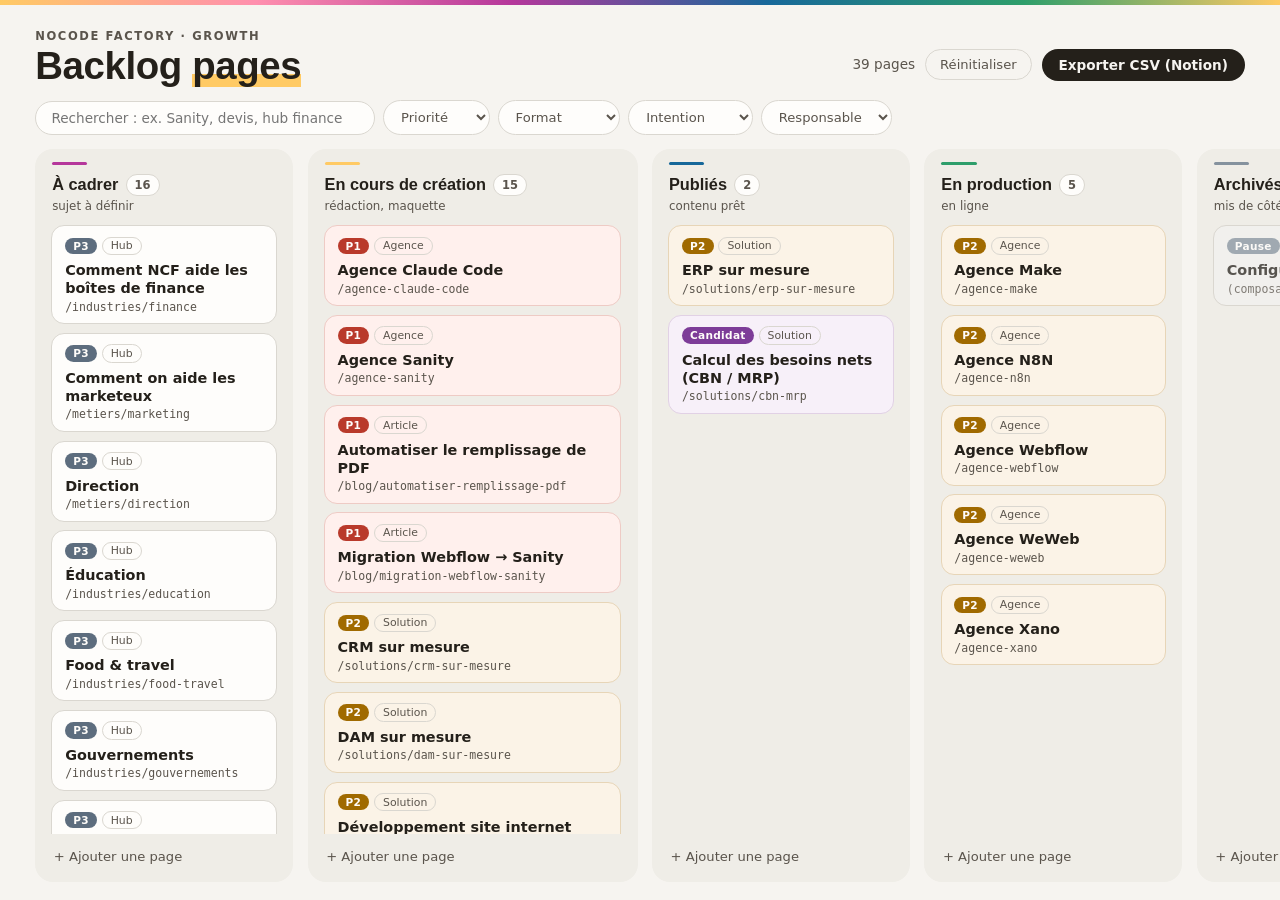
<file: kanban/index.html>
<!doctype html>
<html lang="fr">
  <head>
    <meta charset="UTF-8" />
    <link rel="icon" type="image/svg+xml" href="./favicon.svg" />
    <meta name="viewport" content="width=device-width, initial-scale=1.0" />
    <meta name="robots" content="noindex" />
    <title>Backlog pages · Nocode Factory</title>
    <script type="module" crossorigin src="./assets/index-wnREN2uu.js"></script>
    <link rel="stylesheet" crossorigin href="./assets/index-BMRzgC2W.css">
  </head>
  <body>
    <div id="root"></div>
  </body>
</html>
</file>
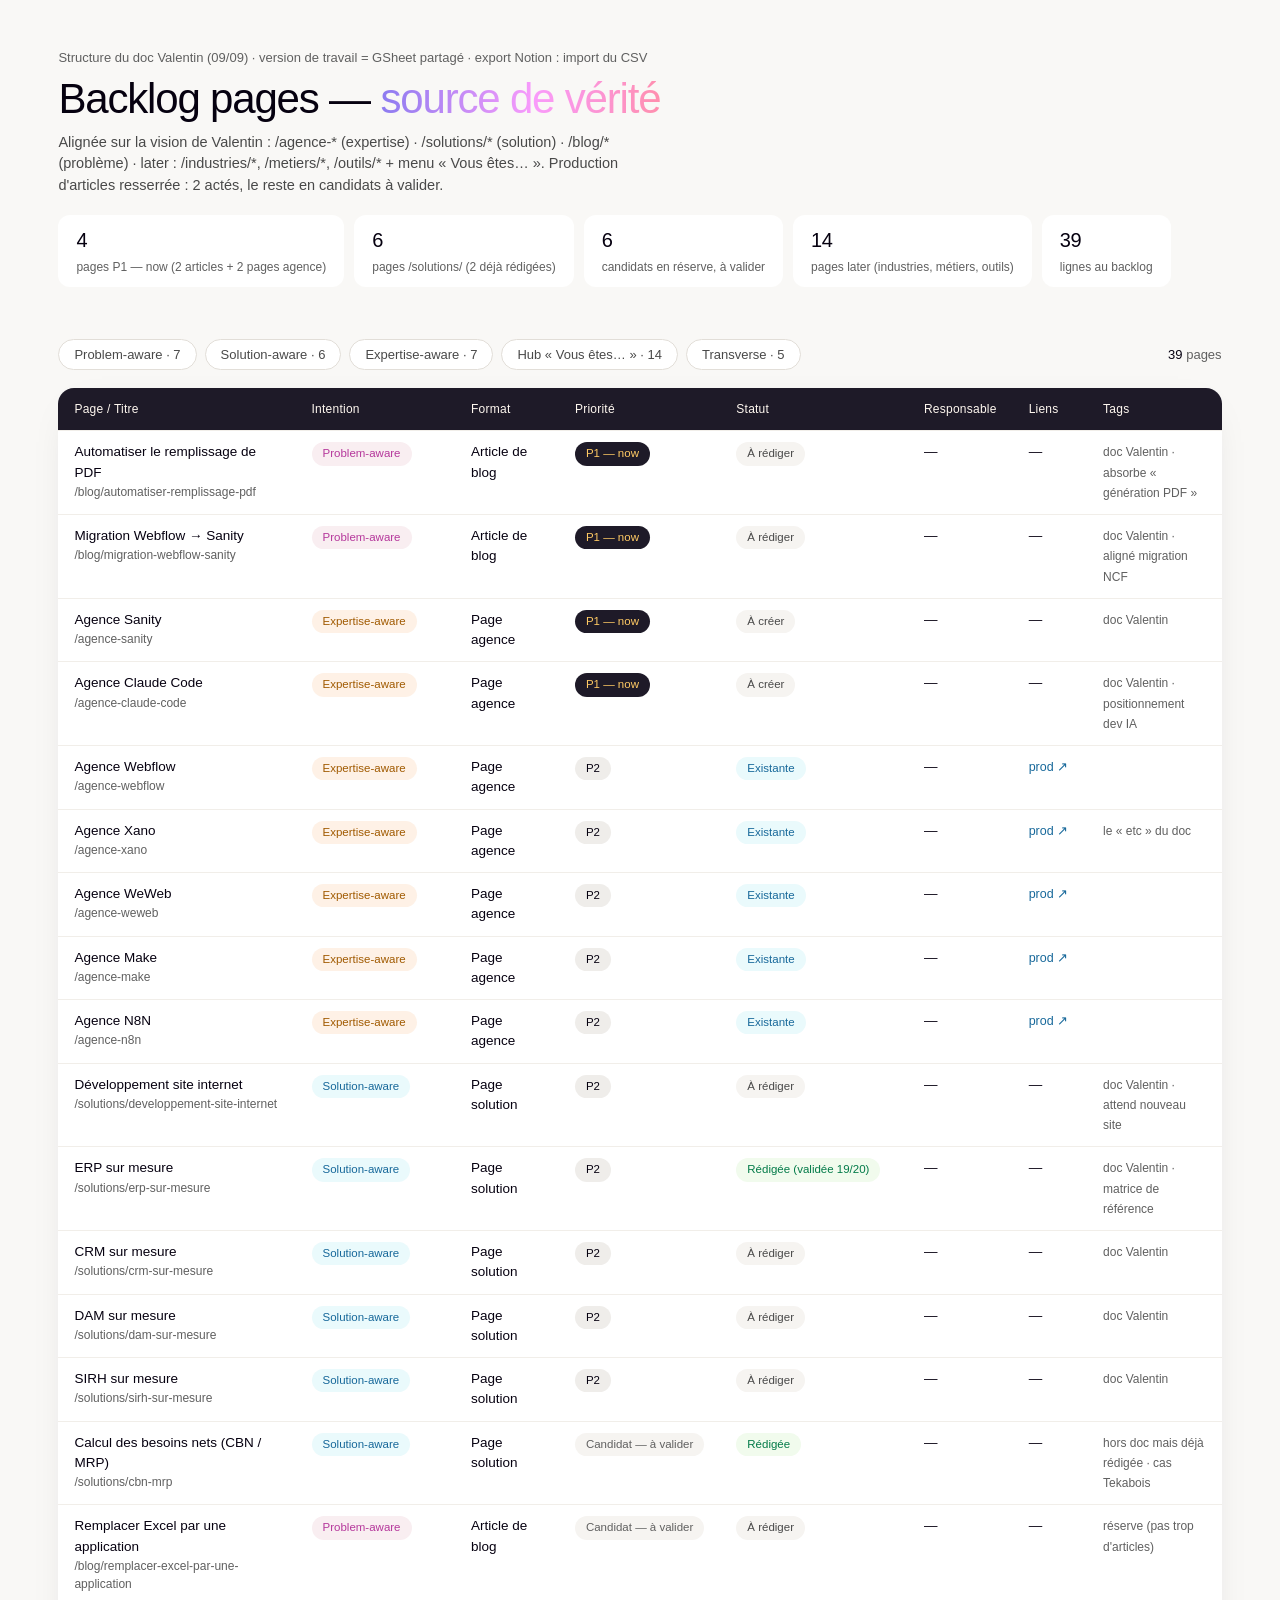
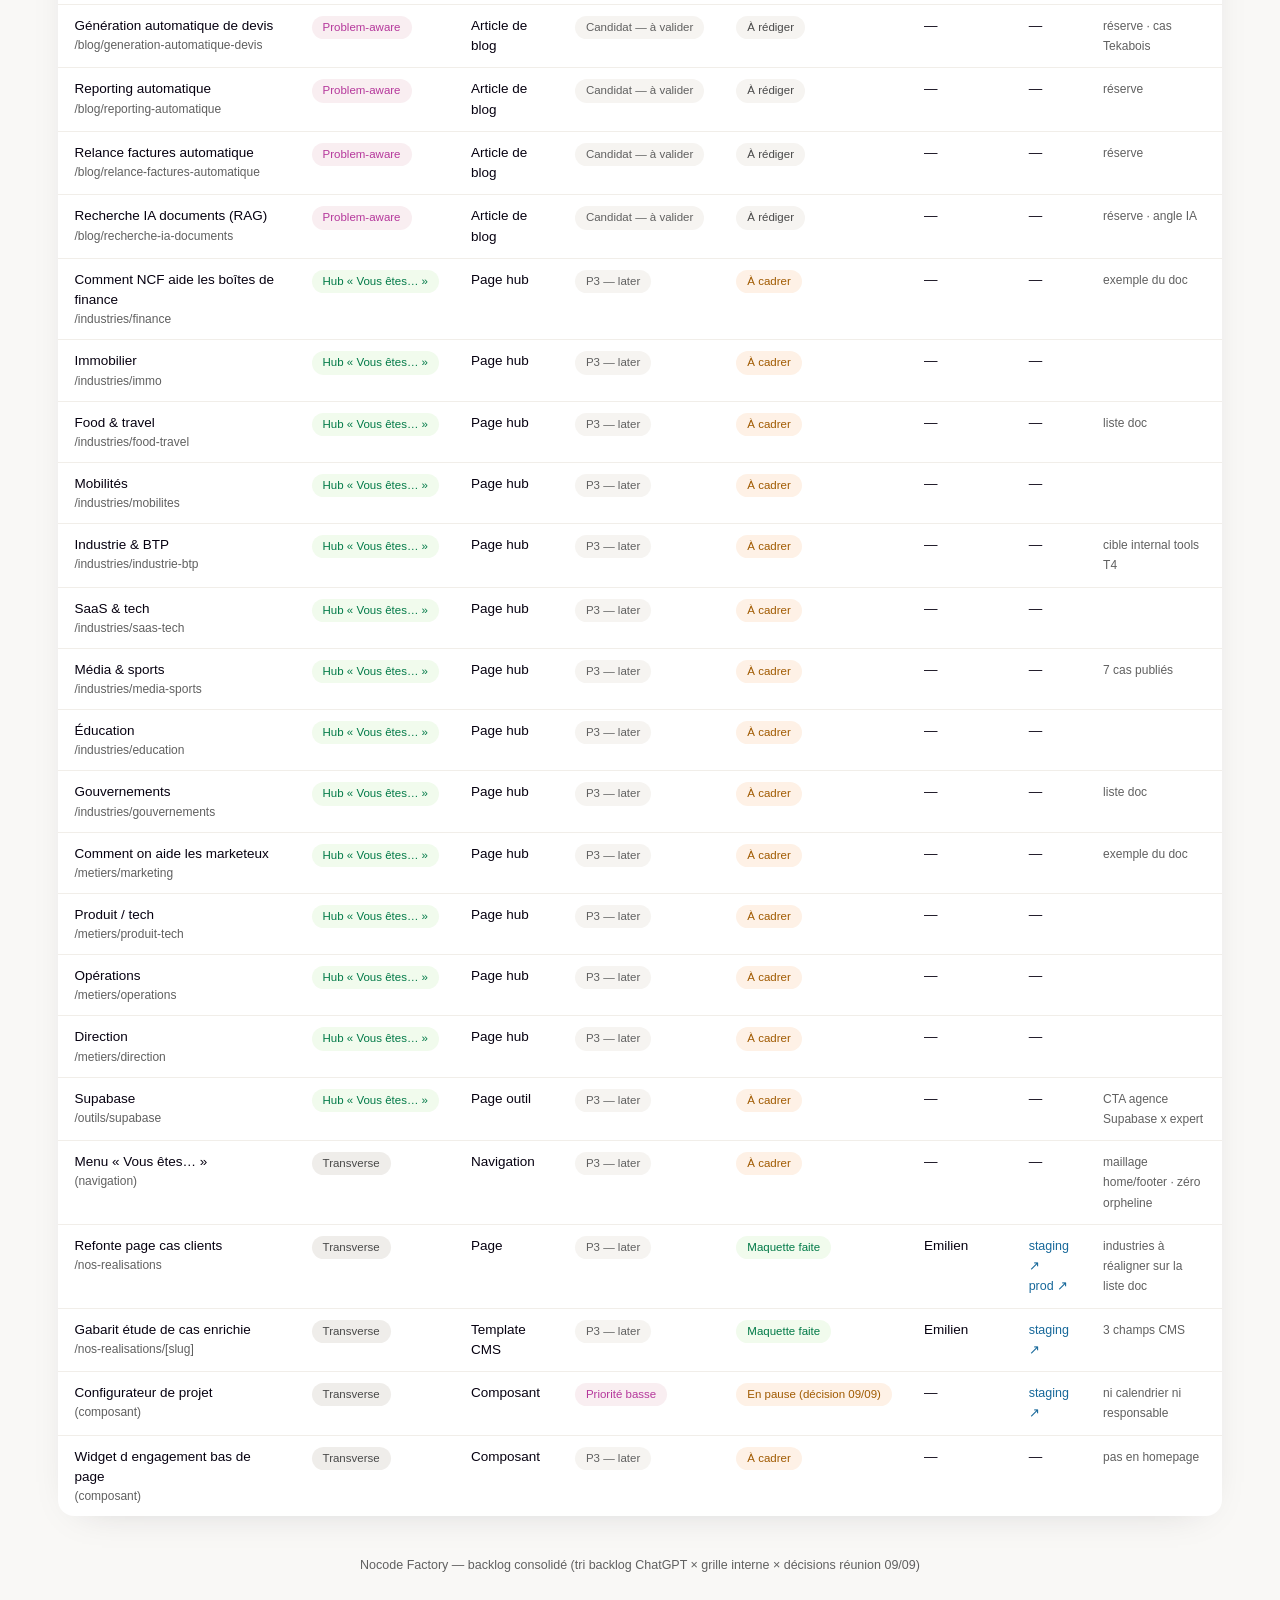
<file: backlog-pages-preview.html>
<!DOCTYPE html>
<html lang="fr">
<head>
<meta charset="UTF-8">
<meta name="viewport" content="width=device-width, initial-scale=1.0">
<meta name="robots" content="noindex, nofollow"><!-- preview interne : retirer noindex à la mise en ligne réelle -->
<title>Backlog pages SEO — source de vérité | Nocode Factory</title>
<!--
  Vue HTML du backlog (source : backlog-pages-seo.csv, réunion 09/09).
  Destinée à la lecture / validation ; la version de travail = le GSheet à créer.
-->
<style>
  @font-face{font-family:"Fff Acidgrotesk";font-weight:300;font-display:swap;src:url("https://cdn.prod.website-files.com/66eaebf7f23c6ba827f8cde2/68a46699a823bbdcee701e3c_FFF-AcidGrotesk-Light-TRIAL.woff2") format("woff2")}
  @font-face{font-family:"Fff Acidgrotesk";font-weight:400;font-display:swap;src:url("https://cdn.prod.website-files.com/66eaebf7f23c6ba827f8cde2/68a4669900f9dc6c3cbdc9e0_FFF-AcidGrotesk-Normal-TRIAL.woff2") format("woff2")}
  @font-face{font-family:"Fff Acidgrotesk";font-weight:500;font-display:swap;src:url("https://cdn.prod.website-files.com/66eaebf7f23c6ba827f8cde2/68a4669989a8cf768546dcdd_FFF-AcidGrotesk-Medium-TRIAL.woff2") format("woff2")}
  :root{
    --beige:#f9f8f6;--white:#fff;--ink:#060110;--ink-2:#494949;--ink-3:#606060;
    --black:#1e1a28;--yellow:#ffca64;--pink:#f99bfb;
    --pastel-yellow:#fef1e6;--pastel-pink:#f9eef1;--pastel-blue:#eafafc;--pastel-green:#f1fbed;
    --success:#027a48;
    --grad-key:linear-gradient(93deg,#8b7bf0 0%,var(--pink) 55%,#ff8fae 100%);
    --font:"Fff Acidgrotesk",Arial,sans-serif;
  }
  *{box-sizing:border-box;margin:0;padding:0}
  body{font-family:var(--font);background:var(--beige);color:var(--ink);font-size:15px;line-height:1.5}
  .wrap{max-width:1240px;margin:0 auto;padding:0 clamp(18px,3vw,40px)}
  header{padding:clamp(28px,4vw,48px) 0 clamp(18px,2.6vw,28px)}
  .kicker{font-size:13px;font-weight:500;color:var(--ink-3);margin-bottom:8px}
  h1{font-weight:500;font-size:clamp(26px,3.6vw,42px);letter-spacing:-.028em;line-height:1.1}
  h1 .key{background:var(--grad-key);-webkit-background-clip:text;background-clip:text;color:transparent}
  .sub{color:var(--ink-2);font-size:14.5px;margin-top:10px;font-weight:300;max-width:76ch}

  .stats{display:flex;gap:10px;flex-wrap:wrap;margin:18px 0 6px}
  .stat{background:var(--white);border-radius:12px;padding:10px 18px}
  .stat b{font-size:20px;font-weight:500;display:block;letter-spacing:-.02em}
  .stat span{font-size:12px;color:var(--ink-3)}

  .filterbar{display:flex;flex-wrap:wrap;gap:8px;align-items:center;margin:18px 0}
  .fchip{font-family:var(--font);font-size:13px;font-weight:500;border:1.5px solid #e2ded8;background:var(--white);color:var(--ink-2);border-radius:3000px;padding:7px 15px;cursor:pointer;transition:all .18s}
  .fchip:hover{border-color:var(--ink);color:var(--ink)}
  .fchip.on{background:var(--black);border-color:var(--black);color:#fff8f0}
  .fcount{font-size:13px;color:var(--ink-3);margin-left:auto}
  .fcount b{color:var(--ink);font-weight:500}

  .tablewrap{background:var(--white);border-radius:16px;overflow:auto;margin-bottom:40px;box-shadow:0 10px 40px -24px rgba(30,26,40,.25)}
  table{width:100%;border-collapse:collapse;min-width:980px}
  th{position:sticky;top:0;background:var(--black);color:#fff8f0;text-align:left;font-weight:500;font-size:12px;letter-spacing:.02em;padding:12px 16px;white-space:nowrap}
  td{padding:11px 16px;border-top:1px solid #f1eee9;font-size:13.5px;vertical-align:top}
  tr:hover td{background:#faf9f7}
  td.title{font-weight:500;min-width:230px}
  .b{display:inline-block;font-size:11.5px;font-weight:500;border-radius:3000px;padding:3px 11px;white-space:nowrap}
  .lvl-pa{background:var(--pastel-pink);color:#b5379b}
  .lvl-sa{background:var(--pastel-blue);color:#17689a}
  .lvl-ea{background:var(--pastel-yellow);color:#a05a00}
  .lvl-hub{background:var(--pastel-green);color:var(--success)}
  .lvl-tr{background:#efedea;color:var(--ink-2)}
  .p1{background:var(--black);color:var(--yellow)}
  .p2{background:#efedea;color:var(--ink)}
  .p3{background:#f6f4f1;color:var(--ink-3)}
  .pb{background:var(--pastel-pink);color:#b5379b}
  .st-done{background:var(--pastel-green);color:var(--success)}
  .st-todo{background:#f6f4f1;color:var(--ink-2)}
  .st-live{background:var(--pastel-blue);color:#17689a}
  .st-frame{background:var(--pastel-yellow);color:#a05a00}
  td .tags{font-size:12px;color:var(--ink-3)}
  td a{color:#17689a;font-weight:500;text-decoration:none;font-size:12.5px}
  td a:hover{text-decoration:underline}
  footer{padding:0 0 40px;color:var(--ink-3);font-size:12.5px;text-align:center}
</style>
</head>
<body>
<div class="wrap">
<header>
  <div class="kicker">Structure du doc Valentin (09/09) · version de travail = GSheet partagé · export Notion : import du CSV</div>
  <h1>Backlog pages — <span class="key">source de vérité</span></h1>
  <p class="sub">Alignée sur la vision de Valentin : /agence-* (expertise) · /solutions/* (solution) · /blog/* (problème) · later : /industries/*, /metiers/*, /outils/* + menu « Vous êtes… ». Production d'articles resserrée : 2 actés, le reste en candidats à valider.</p>
  <div class="stats" id="stats"></div>
</header>

<div class="filterbar" id="filterbar"></div>
<div class="tablewrap">
<table>
  <thead><tr>
    <th>Page / Titre</th><th>Intention</th><th>Format</th><th>Priorité</th><th>Statut</th><th>Responsable</th><th>Liens</th><th>Tags</th>
  </tr></thead>
  <tbody id="tbody"></tbody>
</table>
</div>
<footer>Nocode Factory — backlog consolidé (tri backlog ChatGPT × grille interne × décisions réunion 09/09)</footer>
</div>

<script>
// [titre, niveau, format, priorité, statut, responsable, staging, prod, tags]
// niveaux : pa / sa / ea / hub / tr — priorités : P1 / P2 / P3 / PB (basse)
const ROWS=[
["/blog/automatiser-remplissage-pdf","Automatiser le remplissage de PDF","pa","Article de blog","P1","À rédiger","","","","doc Valentin · absorbe « génération PDF »"],
["/blog/migration-webflow-sanity","Migration Webflow → Sanity","pa","Article de blog","P1","À rédiger","","","","doc Valentin · aligné migration NCF"],
["/agence-sanity","Agence Sanity","ea","Page agence","P1","À créer","","","","doc Valentin"],
["/agence-claude-code","Agence Claude Code","ea","Page agence","P1","À créer","","","","doc Valentin · positionnement dev IA"],
["/agence-webflow","Agence Webflow","ea","Page agence","P2","Existante","","","https://www.nocodefactory.fr/agence-webflow",""],
["/agence-xano","Agence Xano","ea","Page agence","P2","Existante","","","https://www.nocodefactory.fr/agence-xano","le « etc » du doc"],
["/agence-weweb","Agence WeWeb","ea","Page agence","P2","Existante","","","https://www.nocodefactory.fr/agence-weweb",""],
["/agence-make","Agence Make","ea","Page agence","P2","Existante","","","https://www.nocodefactory.fr/agence-make",""],
["/agence-n8n","Agence N8N","ea","Page agence","P2","Existante","","","https://www.nocodefactory.fr/agence-n8n",""],
["/solutions/developpement-site-internet","Développement site internet","sa","Page solution","P2","À rédiger","","","","doc Valentin · attend nouveau site"],
["/solutions/erp-sur-mesure","ERP sur mesure","sa","Page solution","P2","Rédigée (validée 19/20)","","","","doc Valentin · matrice de référence"],
["/solutions/crm-sur-mesure","CRM sur mesure","sa","Page solution","P2","À rédiger","","","","doc Valentin"],
["/solutions/dam-sur-mesure","DAM sur mesure","sa","Page solution","P2","À rédiger","","","","doc Valentin"],
["/solutions/sirh-sur-mesure","SIRH sur mesure","sa","Page solution","P2","À rédiger","","","","doc Valentin"],
["/solutions/cbn-mrp","Calcul des besoins nets (CBN / MRP)","sa","Page solution","CAND","Rédigée","","","","hors doc mais déjà rédigée · cas Tekabois"],
["/blog/remplacer-excel-par-une-application","Remplacer Excel par une application","pa","Article de blog","CAND","À rédiger","","","","réserve (pas trop d'articles)"],
["/blog/generation-automatique-devis","Génération automatique de devis","pa","Article de blog","CAND","À rédiger","","","","réserve · cas Tekabois"],
["/blog/reporting-automatique","Reporting automatique","pa","Article de blog","CAND","À rédiger","","","","réserve"],
["/blog/relance-factures-automatique","Relance factures automatique","pa","Article de blog","CAND","À rédiger","","","","réserve"],
["/blog/recherche-ia-documents","Recherche IA documents (RAG)","pa","Article de blog","CAND","À rédiger","","","","réserve · angle IA"],
["/industries/finance","Comment NCF aide les boîtes de finance","hub","Page hub","P3","À cadrer","","","","exemple du doc"],
["/industries/immo","Immobilier","hub","Page hub","P3","À cadrer","","","",""],
["/industries/food-travel","Food & travel","hub","Page hub","P3","À cadrer","","","","liste doc"],
["/industries/mobilites","Mobilités","hub","Page hub","P3","À cadrer","","","",""],
["/industries/industrie-btp","Industrie & BTP","hub","Page hub","P3","À cadrer","","","","cible internal tools T4"],
["/industries/saas-tech","SaaS & tech","hub","Page hub","P3","À cadrer","","","",""],
["/industries/media-sports","Média & sports","hub","Page hub","P3","À cadrer","","","","7 cas publiés"],
["/industries/education","Éducation","hub","Page hub","P3","À cadrer","","","",""],
["/industries/gouvernements","Gouvernements","hub","Page hub","P3","À cadrer","","","","liste doc"],
["/metiers/marketing","Comment on aide les marketeux","hub","Page hub","P3","À cadrer","","","","exemple du doc"],
["/metiers/produit-tech","Produit / tech","hub","Page hub","P3","À cadrer","","","",""],
["/metiers/operations","Opérations","hub","Page hub","P3","À cadrer","","","",""],
["/metiers/direction","Direction","hub","Page hub","P3","À cadrer","","","",""],
["/outils/supabase","Supabase","hub","Page outil","P3","À cadrer","","","","CTA agence Supabase x expert"],
["(navigation)","Menu « Vous êtes… »","tr","Navigation","P3","À cadrer","","","","maillage home/footer · zéro orpheline"],
["/nos-realisations","Refonte page cas clients","tr","Page","P3","Maquette faite","Emilien","https://emilbonnefous-lab.github.io/ncf-previews/refonte-cas-clients-preview.html","https://www.nocodefactory.fr/nos-realisations","industries à réaligner sur la liste doc"],
["/nos-realisations/[slug]","Gabarit étude de cas enrichie","tr","Template CMS","P3","Maquette faite","Emilien","https://emilbonnefous-lab.github.io/ncf-previews/refonte-cas-clients-preview.html#etude-tekabois","","3 champs CMS"],
["(composant)","Configurateur de projet","tr","Composant","PB","En pause (décision 09/09)","","https://emilbonnefous-lab.github.io/ncf-previews/maquette-configurateur-preview.html","","ni calendrier ni responsable"],
["(composant)","Widget d engagement bas de page","tr","Composant","P3","À cadrer","","","","pas en homepage"],
];
const LVL={pa:['lvl-pa','Problem-aware'],sa:['lvl-sa','Solution-aware'],ea:['lvl-ea','Expertise-aware'],hub:['lvl-hub','Hub « Vous êtes… »'],tr:['lvl-tr','Transverse']};
const PCLS={P1:'p1',P2:'p2',P3:'p3',PB:'pb',CAND:'p3'};
const PLAB={P1:'P1 — now',P2:'P2',P3:'P3 — later',PB:'Priorité basse',CAND:'Candidat — à valider'};
function stCls(s){ if(/Rédigée|Maquette/.test(s)) return 'st-done'; if(/Existante/.test(s)) return 'st-live'; if(/pause|cadrer/.test(s)) return 'st-frame'; return 'st-todo'; }
let filter=null;
function links(stg,prod){
  const a=[]; if(stg)a.push(`<a href="${stg}" target="_blank" rel="noopener">staging ↗</a>`);
  if(prod)a.push(`<a href="${prod}" target="_blank" rel="noopener">prod ↗</a>`);
  return a.join('<br>')||'—';
}
function render(){
  const list=ROWS.filter(r=>!filter||r[2]===filter);
  document.getElementById('tbody').innerHTML=list.map(r=>`<tr>
    <td class="title">${r[1]}<div class="tags" style="font-weight:400">${r[0]}</div></td>
    <td><span class="b ${LVL[r[2]][0]}">${LVL[r[2]][1]}</span></td>
    <td>${r[3]}</td>
    <td><span class="b ${PCLS[r[4]]}">${PLAB[r[4]]}</span></td>
    <td><span class="b ${stCls(r[5])}">${r[5]}</span></td>
    <td>${r[6]||'—'}</td>
    <td>${links(r[7],r[8])}</td>
    <td><span class="tags">${r[9]}</span></td>
  </tr>`).join('');
  const fb=document.getElementById('filterbar');
  fb.innerHTML=Object.keys(LVL).map(k=>{
    const n=ROWS.filter(r=>r[2]===k).length;
    return `<button class="fchip ${filter===k?'on':''}" data-k="${k}">${LVL[k][1]} · ${n}</button>`;
  }).join('')+(filter?`<button class="fchip" data-k="">✕ Tout afficher</button>`:'')
  +`<span class="fcount"><b>${list.length}</b> page${list.length>1?'s':''}</span>`;
  fb.querySelectorAll('.fchip').forEach(el=>el.onclick=()=>{filter=el.dataset.k||null;render();});
}
document.getElementById('stats').innerHTML=[
  ['4','pages P1 — now (2 articles + 2 pages agence)'],
  ['6','pages /solutions/ (2 déjà rédigées)'],
  ['6','candidats en réserve, à valider'],
  ['14','pages later (industries, métiers, outils)'],
  [ROWS.length,'lignes au backlog'],
].map(s=>`<div class="stat"><b>${s[0]}</b><span>${s[1]}</span></div>`).join('');
render();
</script>
</body>
</html>
</file>
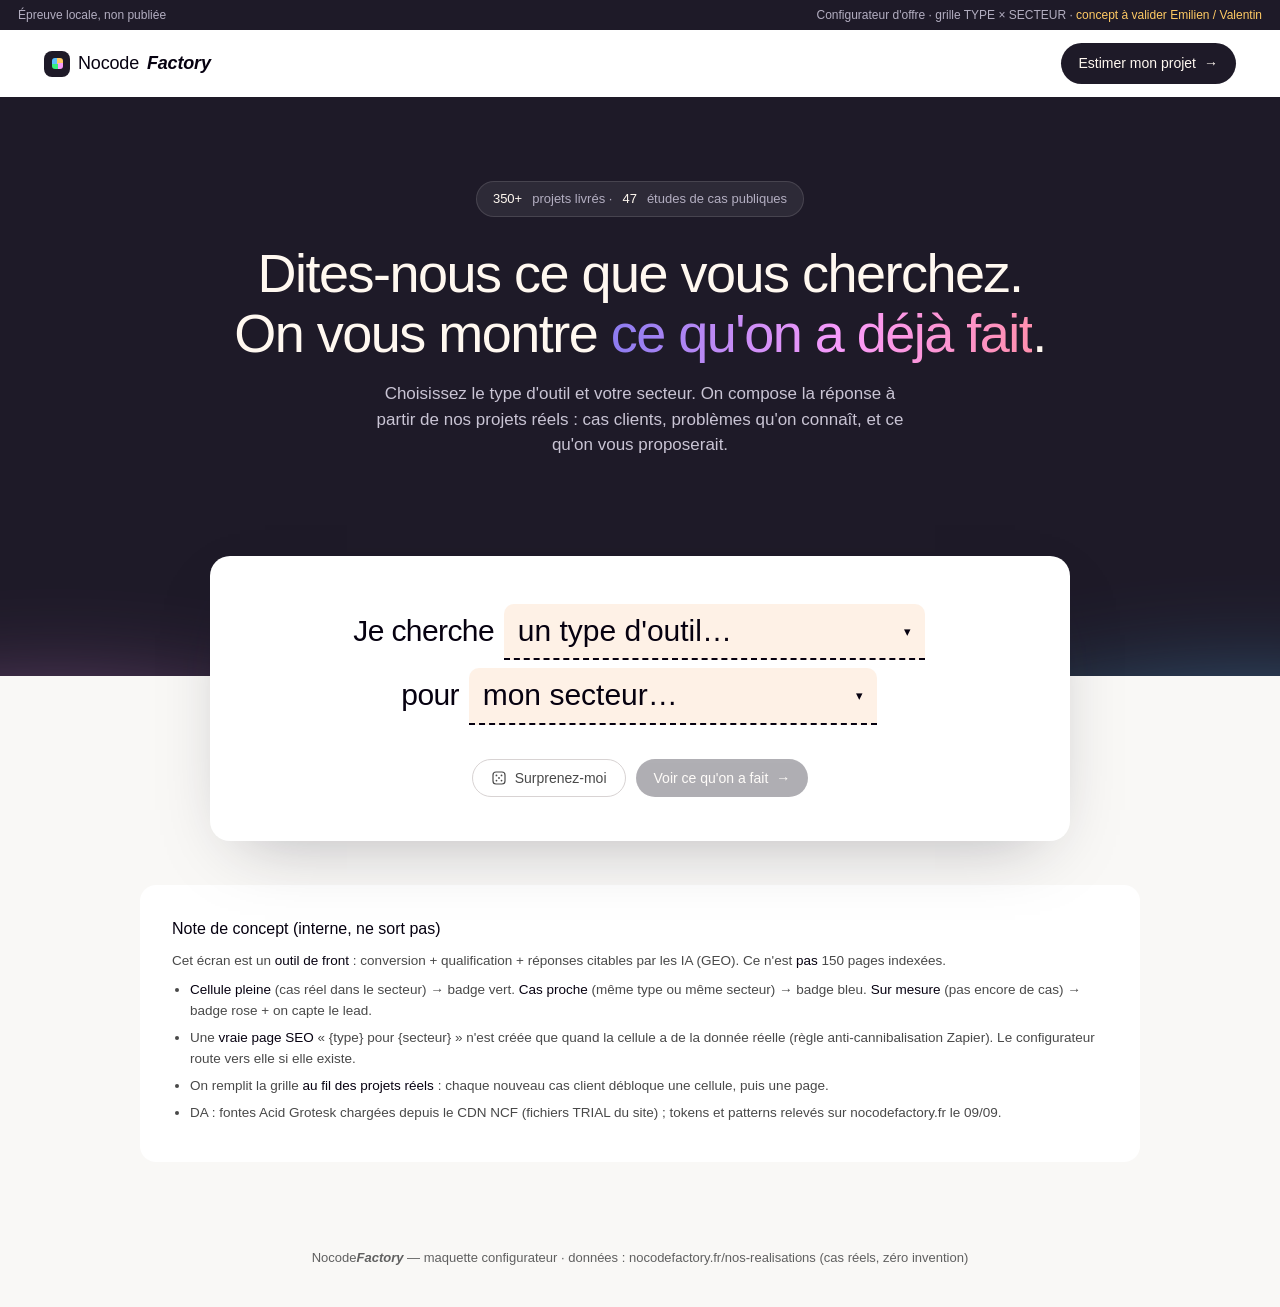
<file: maquette-configurateur-preview.html>
<!DOCTYPE html>
<html lang="fr">
<head>
<meta charset="UTF-8">
<meta name="viewport" content="width=device-width, initial-scale=1.0">
<meta name="robots" content="noindex, nofollow"><!-- preview interne : retirer noindex à la mise en ligne réelle -->
<title>Configurateur d'offre — je cherche un [TYPE] pour [SECTEUR] | Nocode Factory · ÉPREUVE</title>
<!--
  ============================================================================
  MAQUETTE — Configurateur d'offre gamifié (Piste B : grille TYPE × SECTEUR)
  V2 — DA recalée sur le site réel nocodefactory.fr (relevés Playwright 09/09) :
    - Fontes : FFF Acid Grotesk chargée depuis LEUR CDN Webflow (maquette interne pour NCF)
    - Titres weight 500, letter-spacing -0.028em (mesuré : 36px/-1px)
    - Hero sombre #1e1a28 + nappe aurora multicolore (leur signature)
    - Mots-clés de titre en dégradé violet→rose (pattern "projets digitaux")
    - Cartes : aplats pastel SANS bordure, radius 12-16px, chips flottantes
    - Boutons pill noirs, texte 500, compacts
  Données : 17 cas clients réels + slugs vérifiés (nocodefactory.fr/nos-realisations).
  Doctrine : outil de FRONT (conversion + GEO), pas 150 pages indexées.
  ============================================================================
-->
<style>
  /* Fontes officielles NCF — servies par leur propre CDN Webflow */
  @font-face{font-family:"Fff Acidgrotesk";font-weight:300;font-display:swap;src:url("https://cdn.prod.website-files.com/66eaebf7f23c6ba827f8cde2/68a46699a823bbdcee701e3c_FFF-AcidGrotesk-Light-TRIAL.woff2") format("woff2")}
  @font-face{font-family:"Fff Acidgrotesk";font-weight:400;font-display:swap;src:url("https://cdn.prod.website-files.com/66eaebf7f23c6ba827f8cde2/68a4669900f9dc6c3cbdc9e0_FFF-AcidGrotesk-Normal-TRIAL.woff2") format("woff2")}
  @font-face{font-family:"Fff Acidgrotesk";font-weight:500;font-display:swap;src:url("https://cdn.prod.website-files.com/66eaebf7f23c6ba827f8cde2/68a4669989a8cf768546dcdd_FFF-AcidGrotesk-Medium-TRIAL.woff2") format("woff2")}
  @font-face{font-family:"Fff Acidgrotesk";font-weight:700;font-display:swap;src:url("https://cdn.prod.website-files.com/66eaebf7f23c6ba827f8cde2/68a46699277ec66f5b9dbc0c_FFF-AcidGrotesk-Bold-TRIAL.woff2") format("woff2")}

  :root{
    /* Tokens NCF (extraits du CSS Webflow du site) */
    --beige:#f9f8f6;
    --white:#ffffff;
    --ink:#060110;            /* neutral-black */
    --ink-2:#494949;
    --ink-3:#606060;
    --black:#1e1a28;          /* brand black */
    --black-2:#251f34;        /* carte sur fond sombre (mesuré) */
    --black-border:#302842;   /* bordure carte sombre (mesuré) */
    --yellow:#ffca64;
    --pink:#f99bfb;
    --green:#38ef7d;
    --blue:#5ac0ff;
    --pastel-yellow:#fef1e6;
    --pastel-pink:#f9eef1;
    --pastel-blue:#eafafc;
    --pastel-green:#f1fbed;
    --success:#027a48;
    --grad-key:linear-gradient(93deg,#8b7bf0 0%,var(--pink) 55%,#ff8fae 100%);
    --font:"Fff Acidgrotesk",Arial,sans-serif;
    --r:12px;--r-md:16px;--r-lg:20px;
  }
  *{box-sizing:border-box;margin:0;padding:0}
  html{scroll-behavior:smooth}
  body{font-family:var(--font);background:var(--beige);color:var(--ink);font-size:16px;line-height:1.5;font-weight:400}
  ::selection{background:var(--yellow);color:var(--ink)}
  a{color:inherit}
  :focus-visible{outline:2px solid var(--ink);outline-offset:3px;border-radius:8px}

  /* bandeau épreuve interne */
  .proof{background:var(--black);color:#b3aec1;font-size:12px;font-weight:400;padding:6px 18px;display:flex;justify-content:space-between;gap:14px;flex-wrap:wrap}
  .proof b{color:var(--yellow);font-weight:500}

  /* nav — pattern site : blanc, logo Factory italique, pill noire compacte */
  .nav{background:var(--white);padding:13px clamp(18px,4vw,44px);display:flex;align-items:center;justify-content:space-between;gap:18px}
  .brand{font-size:18px;font-weight:500;letter-spacing:-.01em;display:flex;align-items:center;gap:8px}
  .brand .dot{width:26px;height:26px;border-radius:8px;background:var(--black);display:grid;place-items:center}
  .brand .dot::after{content:"";width:11px;height:11px;border-radius:3px;background:conic-gradient(var(--yellow) 0 25%,var(--pink) 0 50%,var(--green) 0 75%,var(--blue) 0)}
  .brand i{font-style:italic;font-weight:700}
  .btn{display:inline-flex;align-items:center;gap:8px;font-family:var(--font);font-weight:500;font-size:14px;text-decoration:none;border:none;cursor:pointer;border-radius:3000px;padding:10px 18px;transition:transform .22s cubic-bezier(.19,1,.22,1),opacity .22s}
  .btn:hover{transform:translateY(-1px)}
  .btn:disabled{opacity:.35;cursor:not-allowed;transform:none}
  .btn-black{background:var(--black);color:#fff8f0}
  .btn-yellow{background:var(--yellow);color:var(--ink)}
  .btn-white{background:var(--white);color:var(--ink)}
  .btn-ghost{background:transparent;border:1.5px solid #d8d3d3;color:var(--ink-2)}
  .btn-ghost:hover{border-color:var(--ink);color:var(--ink)}
  .arr{transition:transform .22s cubic-bezier(.19,1,.22,1)}
  .btn:hover .arr{transform:translateX(3px)}

  .wrap{max-width:1080px;margin:0 auto;padding:0 clamp(18px,4vw,44px)}

  /* ===== hero sombre + aurora (pattern home NCF) ===== */
  .hero{background:var(--black);color:#fff8f0;position:relative;overflow:hidden;padding:clamp(48px,7vw,84px) 0 clamp(150px,17vw,220px);text-align:center}
  .hero .aurora{position:absolute;left:-10%;right:-10%;bottom:-42%;height:75%;pointer-events:none;filter:blur(52px);opacity:.85;background:
    radial-gradient(42% 58% at 12% 78%,var(--pink) 0%,transparent 62%),
    radial-gradient(38% 55% at 38% 88%,var(--yellow) 0%,transparent 60%),
    radial-gradient(40% 55% at 64% 85%,var(--green) 0%,transparent 60%),
    radial-gradient(45% 60% at 90% 76%,var(--blue) 0%,transparent 62%)}
  .hero .wrap{position:relative;z-index:1}
  .hero .toprow{display:inline-flex;align-items:center;gap:10px;font-size:13px;color:#b3aec1;background:#ffffff12;border:1px solid #ffffff1f;border-radius:3000px;padding:7px 16px;margin-bottom:26px}
  .hero .toprow b{color:#fff8f0;font-weight:500}
  h1{font-weight:500;font-size:clamp(30px,4.6vw,54px);line-height:1.12;letter-spacing:-.028em;text-wrap:balance}
  h1 .key{background:var(--grad-key);-webkit-background-clip:text;background-clip:text;color:transparent}
  .hero .sub{font-size:clamp(15px,1.6vw,17px);color:#c9c4d4;margin:18px auto 0;max-width:56ch;font-weight:300}

  /* builder posé à cheval sur l'aurora */
  .builder-zone{margin-top:clamp(-120px,-13vw,-90px);position:relative;z-index:2;padding-bottom:clamp(30px,4vw,44px)}
  .builder{max-width:860px;margin:0 auto;background:var(--white);border-radius:var(--r-lg);padding:clamp(26px,4vw,44px);box-shadow:0 24px 70px -30px rgba(30,26,40,.35)}
  .phrase{font-weight:500;font-size:clamp(20px,2.8vw,30px);line-height:1.55;letter-spacing:-.02em;text-align:center;text-wrap:balance}
  .slot{position:relative;display:inline-block;margin:4px 2px}
  .slot select{appearance:none;font:inherit;font-weight:500;color:var(--ink);background:var(--pastel-yellow);border:none;border-bottom:2px dashed var(--ink);border-radius:10px 10px 0 0;padding:4px 38px 4px 14px;cursor:pointer;transition:all .2s;max-width:88vw}
  .slot select:hover{background:#fce4cd}
  .slot select.filled{border-bottom-color:transparent;border-radius:3000px;background:var(--black);color:#fff8f0}
  .slot::after{content:"▾";position:absolute;right:14px;top:50%;transform:translateY(-50%);pointer-events:none;color:currentColor;font-size:13px}
  .slot.filled::after{color:var(--yellow)}
  .controls{display:flex;gap:10px;justify-content:center;flex-wrap:wrap;margin-top:clamp(22px,3vw,30px)}
  .loader{display:none;text-align:center;margin-top:24px;color:var(--ink-3);font-size:13.5px}
  .loader.on{display:block}
  .loader .bar{width:200px;height:4px;background:#eeebe6;border-radius:3000px;margin:10px auto 0;overflow:hidden}
  .loader .bar i{display:block;height:100%;width:40%;background:linear-gradient(90deg,var(--yellow),var(--pink),var(--green),var(--blue));border-radius:3000px;animation:slide 1s infinite cubic-bezier(.4,0,.2,1)}
  @keyframes slide{0%{transform:translateX(-120%)}100%{transform:translateX(320%)}}

  /* ===== réponse composée ===== */
  .answer{display:none;max-width:1000px;margin:clamp(10px,2vw,20px) auto clamp(40px,6vw,72px)}
  .answer.show{display:block;animation:pop .5s cubic-bezier(.19,1,.22,1)}
  @keyframes pop{from{opacity:0;transform:translateY(16px)}to{opacity:1;transform:none}}
  .a-head{display:flex;justify-content:space-between;align-items:flex-end;gap:16px;flex-wrap:wrap;margin-bottom:clamp(16px,2.2vw,24px)}
  .a-head h2{font-weight:500;font-size:clamp(24px,3.2vw,38px);letter-spacing:-.028em;line-height:1.1;text-wrap:balance}
  .a-head h2 .key{background:var(--grad-key);-webkit-background-clip:text;background-clip:text;color:transparent}
  .badge{display:inline-flex;align-items:center;gap:7px;font-size:12.5px;font-weight:500;border-radius:3000px;padding:7px 14px;white-space:nowrap}
  .badge.real{background:var(--pastel-green);color:var(--success)}
  .badge.near{background:var(--pastel-blue);color:#17689a}
  .badge.new{background:var(--pastel-pink);color:#b5379b}
  .lab{font-size:13px;font-weight:500;color:var(--ink-3);margin-bottom:12px}

  /* cas client : aplat pastel sans bordure (pattern cartes services NCF) */
  .case-hero{background:var(--pastel-yellow);border-radius:var(--r-md);padding:clamp(22px,3vw,32px);display:grid;grid-template-columns:1fr auto;gap:clamp(18px,3vw,36px);align-items:center}
  @media(max-width:760px){.case-hero{grid-template-columns:1fr}}
  .case{display:flex;gap:16px;align-items:flex-start}
  .case .logo{flex:0 0 54px;height:54px;border-radius:14px;background:var(--black);color:var(--yellow);display:grid;place-items:center;font-weight:500;font-size:18px}
  .case .who{font-weight:500;font-size:clamp(19px,2.2vw,24px);margin-bottom:4px;letter-spacing:-.02em}
  .case .did{color:var(--ink-2);font-size:15px;max-width:48ch}
  .case .res{display:inline-block;margin-top:10px;background:var(--white);color:var(--ink);font-weight:500;font-size:13px;padding:5px 13px;border-radius:3000px}
  .verify{display:flex;flex-direction:column;gap:8px;align-items:flex-start}
  .verify .hint{font-size:12px;color:var(--ink-3)}

  /* problèmes : aplats pastel, chips flottantes (pattern tags NCF) */
  .probgrid{display:grid;grid-template-columns:repeat(3,1fr);gap:clamp(10px,1.6vw,16px)}
  @media(max-width:820px){.probgrid{grid-template-columns:1fr}}
  .prob{border-radius:var(--r-md);padding:clamp(18px,2.4vw,24px);transition:transform .22s cubic-bezier(.19,1,.22,1)}
  .prob:hover{transform:translateY(-3px)}
  .prob:nth-child(1){background:var(--pastel-pink)}
  .prob:nth-child(2){background:var(--pastel-blue)}
  .prob:nth-child(3){background:var(--pastel-green)}
  .prob .chip{display:inline-block;font-size:11.5px;font-weight:500;border-radius:3000px;padding:4px 12px;background:var(--white);color:var(--ink-2);margin-bottom:12px}
  .prob .t{font-weight:500;font-size:16px;line-height:1.35;letter-spacing:-.01em}
  .prob .fix{margin-top:10px;font-size:13px;color:var(--success);font-weight:500}

  /* solution : bandeau sombre, cartes internes mesurées sur le site */
  .solution-band{background:var(--black);color:#fff8f0;border-radius:var(--r-lg);padding:clamp(26px,3.6vw,42px);display:grid;grid-template-columns:1.25fr .75fr;gap:clamp(22px,4vw,52px);align-items:center;position:relative;overflow:hidden}
  @media(max-width:860px){.solution-band{grid-template-columns:1fr}}
  .solution-band::after{content:"";position:absolute;right:-18%;bottom:-55%;width:70%;height:110%;pointer-events:none;filter:blur(48px);opacity:.5;background:
    radial-gradient(50% 50% at 30% 60%,var(--pink) 0%,transparent 65%),
    radial-gradient(50% 50% at 70% 55%,var(--blue) 0%,transparent 65%)}
  .solution-band>*{position:relative;z-index:1}
  .solution-band .lab{color:#9b95a8}
  .solution-band .pitch{font-weight:500;font-size:clamp(19px,2.4vw,26px);line-height:1.35;letter-spacing:-.02em}
  .solution-band .pitch mark{background:var(--grad-key);-webkit-background-clip:text;background-clip:text;color:transparent}
  .sol-points{list-style:none;margin-top:16px}
  .sol-points li{padding:9px 12px;margin-bottom:7px;font-size:14.5px;font-weight:400;color:#e6e2ee;background:var(--black-2);border:2px solid var(--black-border);border-radius:var(--r)}
  .solution-band .box{display:flex;flex-direction:column;gap:12px;align-items:flex-start}
  .solution-band .after{font-size:12.5px;color:#9b95a8;font-weight:300}
  .sec-gap{margin-top:clamp(20px,2.8vw,30px)}

  /* note concept (interne) */
  .concept{max-width:1000px;margin:0 auto clamp(36px,5vw,60px);background:var(--white);border-radius:var(--r-md);padding:clamp(22px,3vw,32px);font-size:13.5px;line-height:1.55;color:var(--ink-2)}
  .concept h3{font-weight:500;font-size:16px;color:var(--ink);margin-bottom:10px}
  .concept b{color:var(--ink);font-weight:500}
  .concept ul{margin:8px 0 0 18px}.concept li{margin-bottom:6px}
  footer{padding:26px 0 40px;color:var(--ink-3);font-size:13px;text-align:center}
  footer i{font-style:italic;font-weight:700}
</style>
</head>
<body>
<div class="proof"><span>Épreuve locale, non publiée</span><span>Configurateur d'offre · grille TYPE × SECTEUR · <b>concept à valider Emilien / Valentin</b></span></div>

<nav class="nav">
  <div class="brand"><span class="dot"></span>Nocode<i>Factory</i></div>
  <a class="btn btn-black" href="#answer">Estimer mon projet <span class="arr">→</span></a>
</nav>

<header class="hero">
  <div class="aurora"></div>
  <div class="wrap">
    <div class="toprow"><b>350+</b> projets livrés · <b>47</b> études de cas publiques</div>
    <h1>Dites-nous ce que vous cherchez.<br>On vous montre <span class="key">ce qu'on a déjà fait</span>.</h1>
    <p class="sub">Choisissez le type d'outil et votre secteur. On compose la réponse à partir de nos projets réels : cas clients, problèmes qu'on connaît, et ce qu'on vous proposerait.</p>
  </div>
</header>

<div class="builder-zone wrap">
  <div class="builder">
    <div class="phrase">
      Je cherche
      <span class="slot" id="slot-type">
        <select id="sel-type" aria-label="Type d'outil">
          <option value="" selected disabled>un type d'outil…</option>
        </select>
      </span>
      pour
      <span class="slot" id="slot-sector">
        <select id="sel-sector" aria-label="Secteur">
          <option value="" selected disabled>mon secteur…</option>
        </select>
      </span>
    </div>
    <div class="controls">
      <button class="btn btn-ghost" id="dice"><svg width="16" height="16" viewBox="0 0 24 24" fill="none" stroke="currentColor" stroke-width="1.8" stroke-linejoin="round" aria-hidden="true"><rect x="3" y="3" width="18" height="18" rx="4.5"/><circle cx="8.2" cy="8.2" r="1.35" fill="currentColor" stroke="none"/><circle cx="15.8" cy="8.2" r="1.35" fill="currentColor" stroke="none"/><circle cx="12" cy="12" r="1.35" fill="currentColor" stroke="none"/><circle cx="8.2" cy="15.8" r="1.35" fill="currentColor" stroke="none"/><circle cx="15.8" cy="15.8" r="1.35" fill="currentColor" stroke="none"/></svg>Surprenez-moi</button>
      <button class="btn btn-black" id="go" disabled>Voir ce qu'on a fait <span class="arr">→</span></button>
    </div>
    <div class="loader" id="loader">On fouille nos 350 projets…<div class="bar"><i></i></div></div>
  </div>
</div>

<section class="answer wrap" id="answer">
  <div class="a-head">
    <h2 id="a-title">—</h2>
    <span class="badge" id="a-badge">—</span>
  </div>

  <div class="lab" id="a-caselab">Ce qu'on a déjà fait</div>
  <div class="case-hero">
    <div class="case">
      <div class="logo" id="a-logo">·</div>
      <div>
        <div class="who" id="a-who">—</div>
        <div class="did" id="a-did">—</div>
        <span class="res" id="a-res" style="display:none"></span>
      </div>
    </div>
    <div class="verify" id="a-verify">
      <a class="btn btn-black" id="a-link" href="#" target="_blank" rel="noopener">Vérifier l'étude de cas <span class="arr">→</span></a>
      <span class="hint">Publiée sur nocodefactory.fr — jugez sur pièces.</span>
    </div>
  </div>

  <div class="sec-gap">
    <div class="lab">Les problèmes qu'on voit dans ce secteur</div>
    <div class="probgrid" id="a-probs"></div>
  </div>

  <div class="solution-band sec-gap">
    <div>
      <div class="lab">Ce qu'on vous proposerait</div>
      <p class="pitch" id="a-prop">—</p>
      <ul class="sol-points" id="a-points"></ul>
    </div>
    <div class="box">
      <a class="btn btn-yellow" href="#">Réserver un échange (30 min) <span class="arr">→</span></a>
      <span class="after">Gratuit, sans engagement. On vous dit honnêtement si c'est un projet pour nous.</span>
    </div>
  </div>
</section>

<div class="concept wrap" style="padding-left:clamp(22px,3vw,32px);padding-right:clamp(22px,3vw,32px)">
  <h3>Note de concept (interne, ne sort pas)</h3>
  Cet écran est un <b>outil de front</b> : conversion + qualification + réponses citables par les IA (GEO). Ce n'est <b>pas</b> 150 pages indexées.
  <ul>
    <li><b>Cellule pleine</b> (cas réel dans le secteur) → badge vert. <b>Cas proche</b> (même type ou même secteur) → badge bleu. <b>Sur mesure</b> (pas encore de cas) → badge rose + on capte le lead.</li>
    <li>Une <b>vraie page SEO</b> « {type} pour {secteur} » n'est créée que quand la cellule a de la donnée réelle (règle anti-cannibalisation Zapier). Le configurateur route vers elle si elle existe.</li>
    <li>On remplit la grille <b>au fil des projets réels</b> : chaque nouveau cas client débloque une cellule, puis une page.</li>
    <li>DA : fontes Acid Grotesk chargées depuis le CDN NCF (fichiers TRIAL du site) ; tokens et patterns relevés sur nocodefactory.fr le 09/09.</li>
  </ul>
</div>

<footer>Nocode<i>Factory</i> — maquette configurateur · données : nocodefactory.fr/nos-realisations (cas réels, zéro invention)</footer>

<script>
// ---- Données (types × secteurs) ----
const TYPES = [
  {id:'app',      lab:'une application / plateforme'},
  {id:'interne',  lab:'un outil interne / back-office'},
  {id:'auto',     lab:'une automatisation'},
  {id:'ia',       lab:'un assistant / agent IA'},
  {id:'calc',     lab:'un calculateur / simulateur'},
  {id:'portail',  lab:'un portail / espace client'},
  {id:'site',     lab:'un site / une refonte SEO'},
];
const SECTORS = [
  {id:'immo',      lab:"l'immobilier"},
  {id:'finance',   lab:'la finance & assurance'},
  {id:'mobilite',  lab:'la mobilité'},
  {id:'sport',     lab:'le sport & média'},
  {id:'energie',   lab:"l'énergie"},
  {id:'education', lab:"l'éducation"},
  {id:'sante',     lab:'la santé'},
  {id:'industrie', lab:'l\'industrie & la construction'},
  {id:'saas',      lab:'le SaaS B2B'},
];
// Cas réels vérifiés — clé "type|secteur" ; slug = étude de cas publiée sur nocodefactory.fr/nos-realisations/
const CASES = {
  'app|mobilite':  {who:'Good Motors', ini:'GM', did:'Plateforme de location de véhicules avec base de données sur mesure.', slug:'good-motors'},
  'site|mobilite': {who:'Karos',       ini:'K',  did:'Refonte Webflow + UX/UI + SEO.', res:'Taux de conversion doublé', slug:'karos'},
  'app|finance':   {who:'Insify',      ini:'I',  did:'MVP nocode de souscription d\'assurance pour indépendants.', res:'4646 leads générés', slug:'insify'},
  'calc|finance':  {who:'BPI France',  ini:'BPI',did:'Simulateur d\'éligibilité aux prêts.', slug:'bpi-france-simulateur-flash'},
  'auto|finance':  {who:'Orus',        ini:'O',  did:'Automatisation de la redistribution des leads.', slug:'orus'},
  'ia|industrie':  {who:'Tekabois',    ini:'T',  did:'Assistant IA + simulateur de devis pour un industriel du bois.', slug:'tekabois'},
  'portail|sport': {who:'Ligue 1',     ini:'L1', did:'Portail « guide des diffuseurs » en temps réel + webapp de gestion des parties prenantes.', slug:'ligue-1'},
  'calc|energie':  {who:'Mylight',     ini:'ML', did:'Calculateur d\'économies solaires.', slug:'mylight-calculateur'},
  'app|immo':      {who:'The Host',    ini:'TH', did:'Plateforme de location de biens de luxe.', slug:'the-host'},
  'calc|immo':     {who:'Xtensio',     ini:'X',  did:'Plateforme d\'analyse de PLU (urbanisme).', slug:'xtensio'},
  'site|immo':     {who:'Clickandrent',ini:'CR', did:'Refonte de site orientée acquisition de leads.', slug:'clickandrent'},
  'interne|sport': {who:'Rabah Aliouane',ini:'RA',did:'Plateforme de casting + back-office de gestion.', slug:'rabah-aliouane'},
  'site|education':{who:'Le livre scolaire',ini:'LS',did:'Refonte + migration + SEO d\'une plateforme d\'édition scolaire.', slug:'lelivrescolaire-fr'},
  'site|sante':    {who:'Via Sana',    ini:'VS', did:'Digitalisation du parcours patient.', slug:'via-sana'},
  'interne|saas':  {who:'Obat',        ini:'OB', did:'Outil de génération de QR codes (back-office produit).', slug:'obat-qr-code'},
  'auto|saas':     {who:'Sunday',      ini:'S',  did:'Refonte + SEO + automatisation.', slug:'sunday'},
  'app|sante':     {who:'Innerskin',   ini:'IN', did:'Site vitrine + parcours produit (beauté/santé).', slug:'innerskin'},
};
// Problèmes par secteur (douleurs sectorielles, formulées sans citer de client)
const PROBLEMS = {
  immo:      ['Mandats, lots et pièces gérés sur Excel et par email','Pas de portail locataire ou propriétaire en libre-service','Ressaisie entre logiciel de transaction, compta et syndic'],
  finance:   ['Souscription lente, encore semi-papier','Leads redistribués et relancés à la main','Conformité (KYC, pièces justificatives) chronophage'],
  mobilite:  ['Plateforme de réservation difficile à faire scaler','Matching offre / demande à automatiser','Base de données véhicules ou trajets éclatée'],
  sport:     ['Pics de trafic lors des événements','Parties prenantes (diffuseurs, clubs) à coordonner en temps réel','Contenus interactifs lourds à produire'],
  energie:   ['Devis et simulations techniques complexes','Suivi d\'installations dispersé','Génération de leads qualifiés difficile'],
  education: ['Catalogues de contenus et plateformes collaboratives','Migrations de milliers de pages','Parcours apprenant à digitaliser'],
  sante:     ['Parcours patient éclaté entre plusieurs outils','Prise de rendez-vous et suivi manuels','Données sensibles à héberger conformément'],
  industrie: ['Devis techniques longs à produire','ERP du marché inadapté aux règles métier','Suivi de production et de stock encore sur tableur'],
  saas:      ['Time-to-market d\'un MVP trop long','Site qui ne convertit pas assez','Growth et onboarding à automatiser'],
};
// Proposition par type : pitch (mot-clé en dégradé) + 3 points concrets
const PROPOSALS = {
  app:     {pitch:'Une application sur mesure, construite autour de <mark>votre usage réel</mark>, en production en quelques semaines.',
            points:['Stack nocode éprouvée : WeWeb, Xano, Bubble','Un MVP en ligne vite, qu\'on fait grandir ensuite','Le code et les données vous appartiennent']},
  interne: {pitch:'Un outil interne qui remplace vos Excel et centralise vos process, <mark>selon vos règles</mark>.',
            points:['Vos process réels, pas un modèle imposé','Multi-utilisateurs, droits par rôle','Connecté à vos outils existants']},
  auto:    {pitch:'Des automatisations qui suppriment <mark>la ressaisie</mark> et le travail répétitif entre vos outils.',
            points:['Make / n8n branchés sur votre stack actuelle','Fin des copier-coller entre logiciels','Supervision : vous voyez ce qui tourne']},
  ia:      {pitch:'Un assistant IA branché sur <mark>vos données</mark>, avec vos règles, sous contrôle.',
            points:['Répond depuis vos documents, pas de boîte noire','Vos règles métier encodées','Hébergement et sécurité maîtrisés']},
  calc:    {pitch:'Un calculateur qui <mark>qualifie vos leads</mark> et incarne votre expertise dès la première visite.',
            points:['Vos règles de calcul, votre crédibilité','Des leads qualifiés avant le premier appel','Intégrable à votre site actuel']},
  portail: {pitch:'Un portail en temps réel pour vos clients ou partenaires, <mark>connecté à vos outils</mark>.',
            points:['Chacun voit ce qui le concerne (droits fins)','Temps réel, multi-utilisateurs','Branché sur votre CRM / ERP / compta']},
  site:    {pitch:'Un site pensé <mark>SEO et conversion</mark> dès la maquette, livré vite en Webflow.',
            points:['Votre équipe reste autonome après livraison','Des migrations éprouvées (jusqu\'à 4 000 pages)','Le design au service de la conversion']},
};

// ---- Remplir les selects ----
const selT=document.getElementById('sel-type'), selS=document.getElementById('sel-sector');
TYPES.forEach(t=>selT.add(new Option(t.lab,t.id)));
SECTORS.forEach(s=>selS.add(new Option(s.lab,s.id)));
const go=document.getElementById('go');
function refresh(){
  selT.classList.toggle('filled',!!selT.value); selT.parentElement.classList.toggle('filled',!!selT.value);
  selS.classList.toggle('filled',!!selS.value); selS.parentElement.classList.toggle('filled',!!selS.value);
  go.disabled=!(selT.value&&selS.value);
}
selT.onchange=selS.onchange=refresh;

// ---- Résolution cellule (exact → même type → même secteur → générique) ----
function resolve(tid,sid){
  if(CASES[tid+'|'+sid]) return {kind:'real', c:CASES[tid+'|'+sid]};
  const sameType=Object.keys(CASES).find(k=>k.startsWith(tid+'|'));
  if(sameType) return {kind:'near', c:CASES[sameType], why:'même type d\'outil, autre secteur'};
  const sameSec=Object.keys(CASES).find(k=>k.endsWith('|'+sid));
  if(sameSec) return {kind:'near', c:CASES[sameSec], why:'même secteur, autre type d\'outil'};
  return {kind:'new'};
}
const BADGE={real:['badge real','✓ Cas réel dans ce secteur'],near:['badge near','≈ Cas proche'],new:['badge new','○ Projet sur mesure']};

function render(){
  const t=TYPES.find(x=>x.id===selT.value), s=SECTORS.find(x=>x.id===selS.value);
  const r=resolve(t.id,s.id);
  const titleEl=document.getElementById('a-title');
  titleEl.innerHTML='';
  const lead=document.createTextNode(t.lab.charAt(0).toUpperCase()+t.lab.slice(1)+' pour ');
  const key=document.createElement('span'); key.className='key'; key.textContent=s.lab;
  titleEl.appendChild(lead); titleEl.appendChild(key);
  const b=document.getElementById('a-badge'); b.className=BADGE[r.kind][0]; b.textContent=BADGE[r.kind][1];
  const lab=document.getElementById('a-caselab'), who=document.getElementById('a-who'), did=document.getElementById('a-did'), res=document.getElementById('a-res'), logo=document.getElementById('a-logo');
  const verify=document.getElementById('a-verify'), link=document.getElementById('a-link');
  if(r.kind==='new'){
    lab.textContent='Pas encore de cas publié ici — voici comment on l\'aborderait';
    logo.textContent='NCF'; who.textContent='Un projet à construire avec vous';
    did.textContent='On n\'a pas encore publié de cas '+t.lab+' pour '+s.lab+'. On partirait de vos process réels, avec un cadrage court avant de chiffrer.';
    res.style.display='none'; verify.style.display='none';
  }else{
    lab.textContent = r.kind==='real' ? 'Ce qu\'on a déjà fait dans ce secteur' : 'Un cas proche qu\'on a livré ('+r.why+')';
    logo.textContent=r.c.ini; who.textContent=r.c.who; did.textContent=r.c.did;
    if(r.c.res){res.style.display='inline-block';res.textContent=r.c.res;}else{res.style.display='none';}
    if(r.c.slug){verify.style.display='flex';link.href='https://www.nocodefactory.fr/nos-realisations/'+r.c.slug;}
    else{verify.style.display='none';}
  }
  const grid=document.getElementById('a-probs'); grid.innerHTML='';
  (PROBLEMS[s.id]||[]).forEach(p=>{
    const d=document.createElement('div'); d.className='prob';
    d.innerHTML='<span class="chip">✕ on le voit souvent</span><div class="t"></div><div class="fix">→ ça se résout</div>';
    d.querySelector('.t').textContent=p;
    grid.appendChild(d);
  });
  const prop=PROPOSALS[t.id];
  document.getElementById('a-prop').innerHTML=prop.pitch;
  const pts=document.getElementById('a-points'); pts.innerHTML='';
  prop.points.forEach(p=>{const li=document.createElement('li');li.textContent=p;pts.appendChild(li);});
}

// ---- Interactions ----
const loader=document.getElementById('loader'), answer=document.getElementById('answer');
go.onclick=()=>{
  answer.classList.remove('show'); loader.classList.add('on');
  setTimeout(()=>{ loader.classList.remove('on'); render(); answer.classList.add('show'); answer.scrollIntoView({behavior:'smooth',block:'start'}); },700);
};
document.getElementById('dice').onclick=()=>{
  // tirage réel, en évitant de retomber sur la combinaison affichée
  let t,s;
  do{ t=TYPES[Math.floor(Math.random()*TYPES.length)].id; s=SECTORS[Math.floor(Math.random()*SECTORS.length)].id; }
  while(t===selT.value && s===selS.value);
  selT.value=t; selS.value=s;
  refresh(); go.click();
};
refresh();
</script>
</body>
</html>
</file>
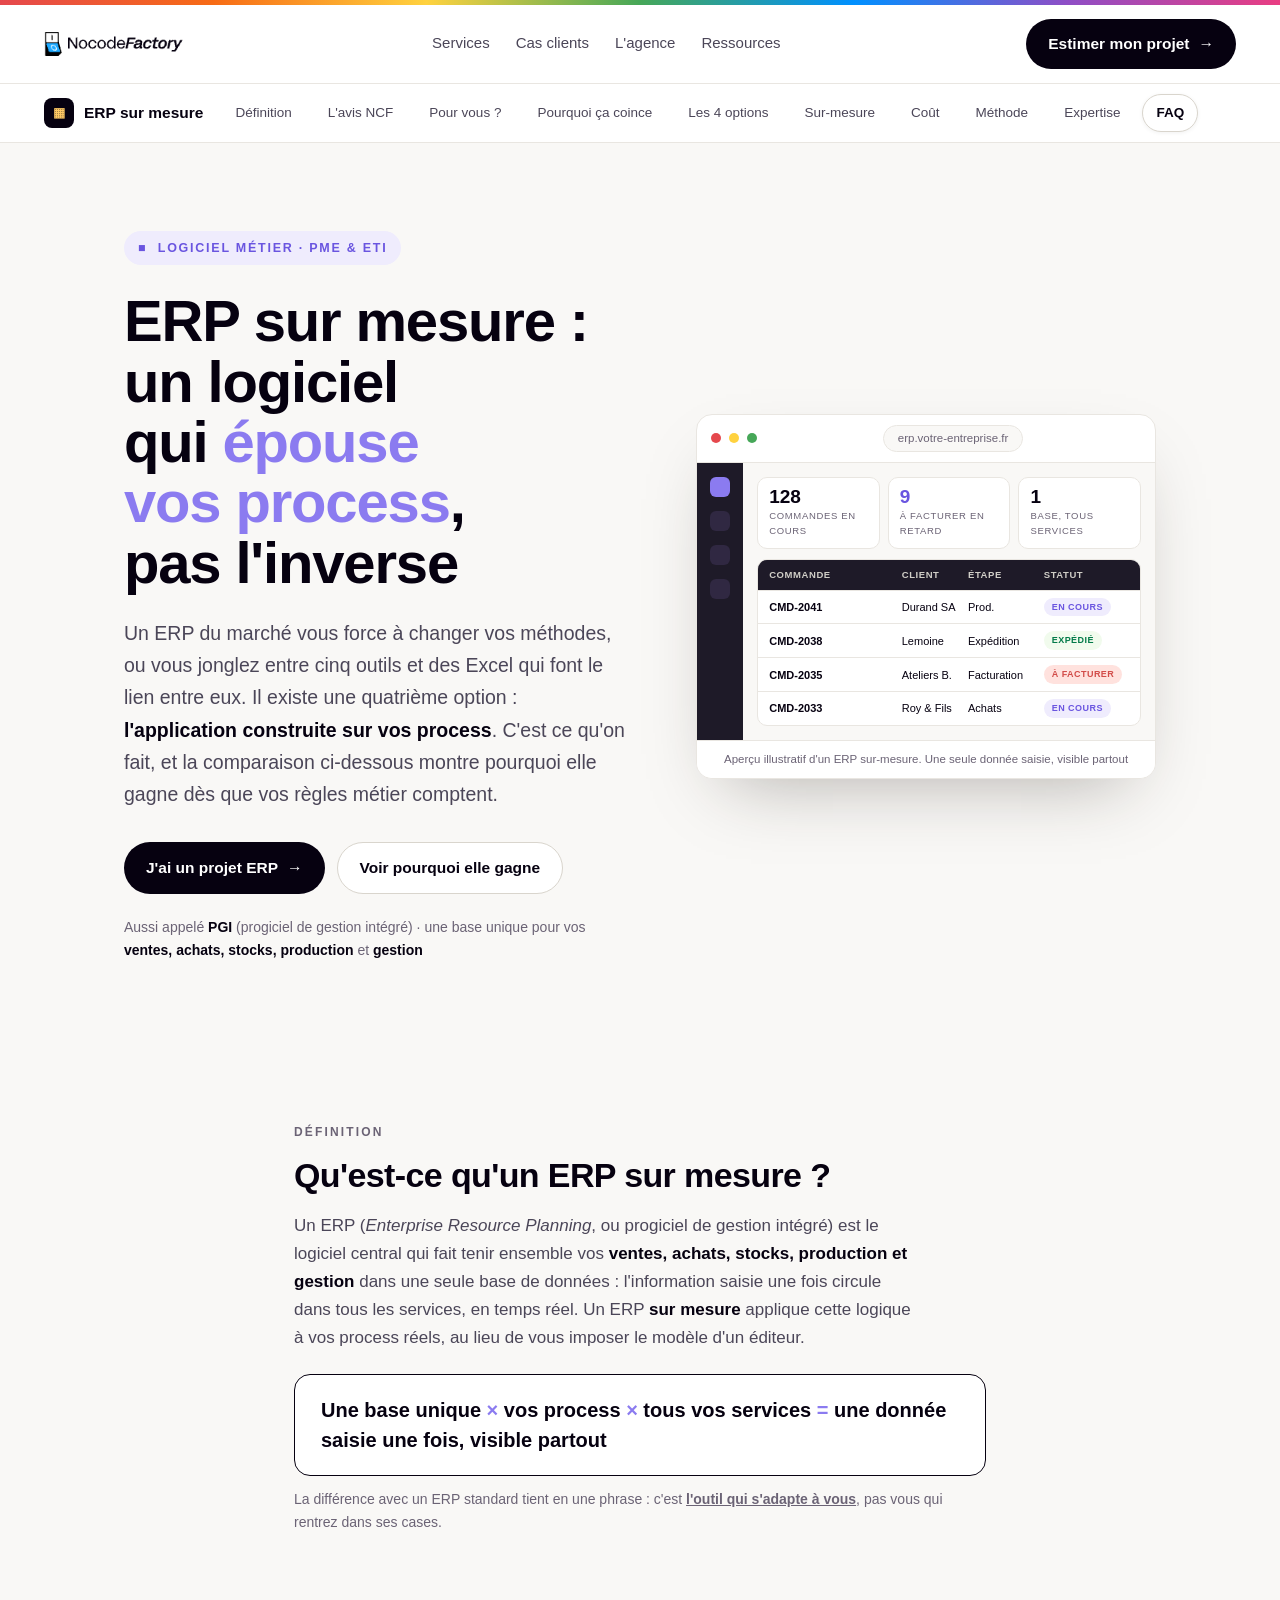
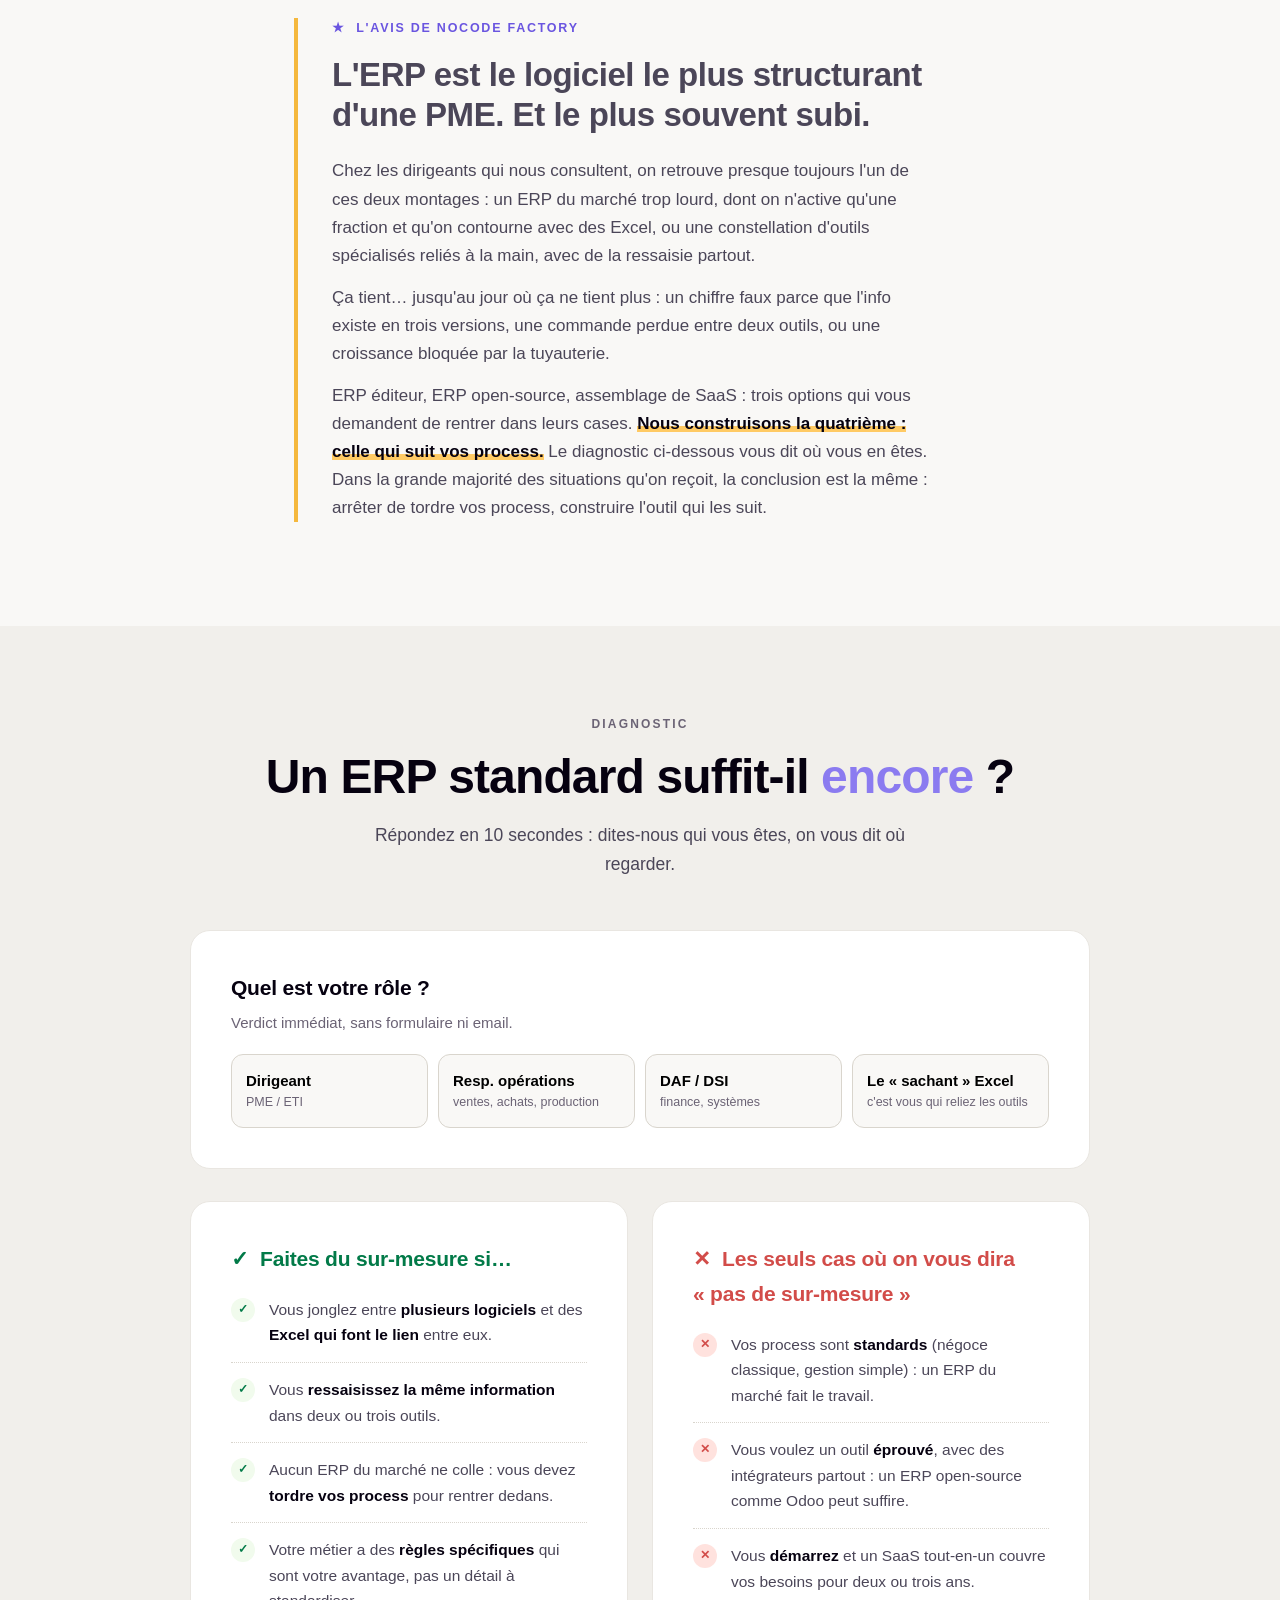
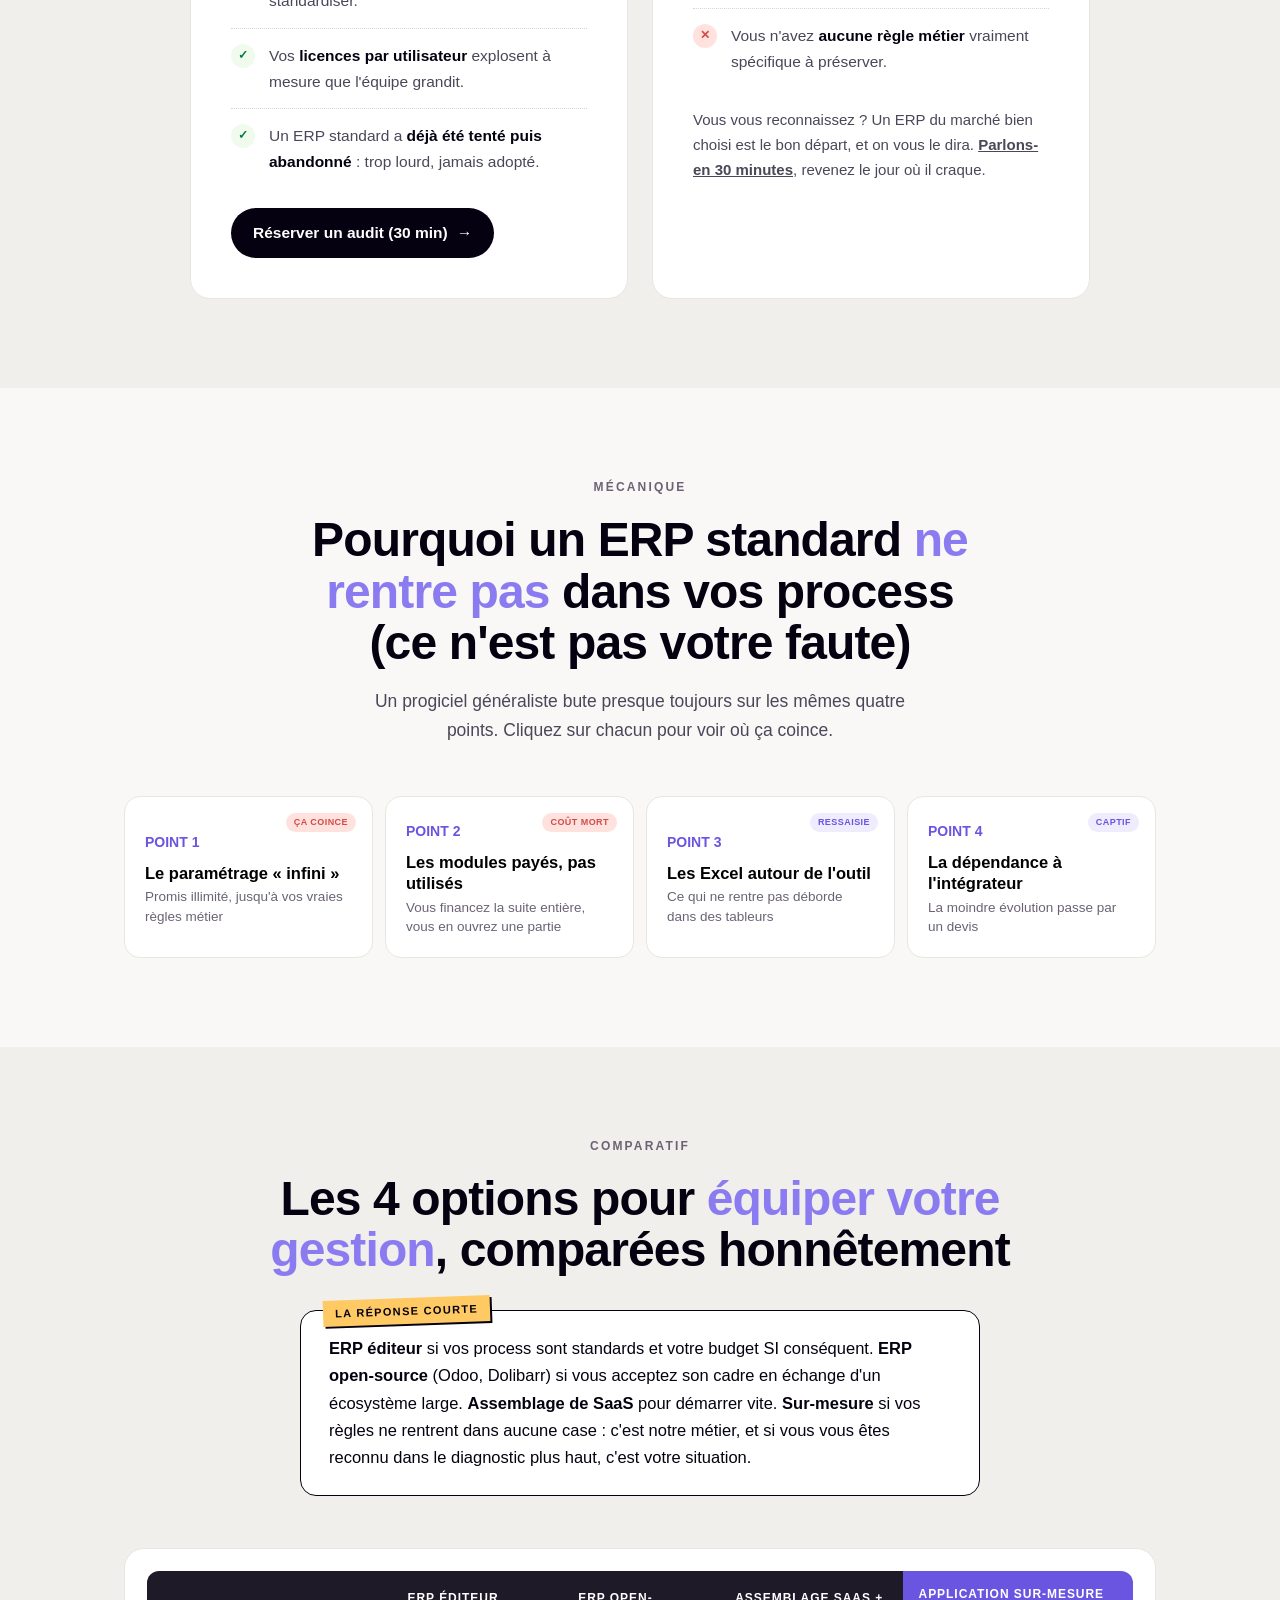
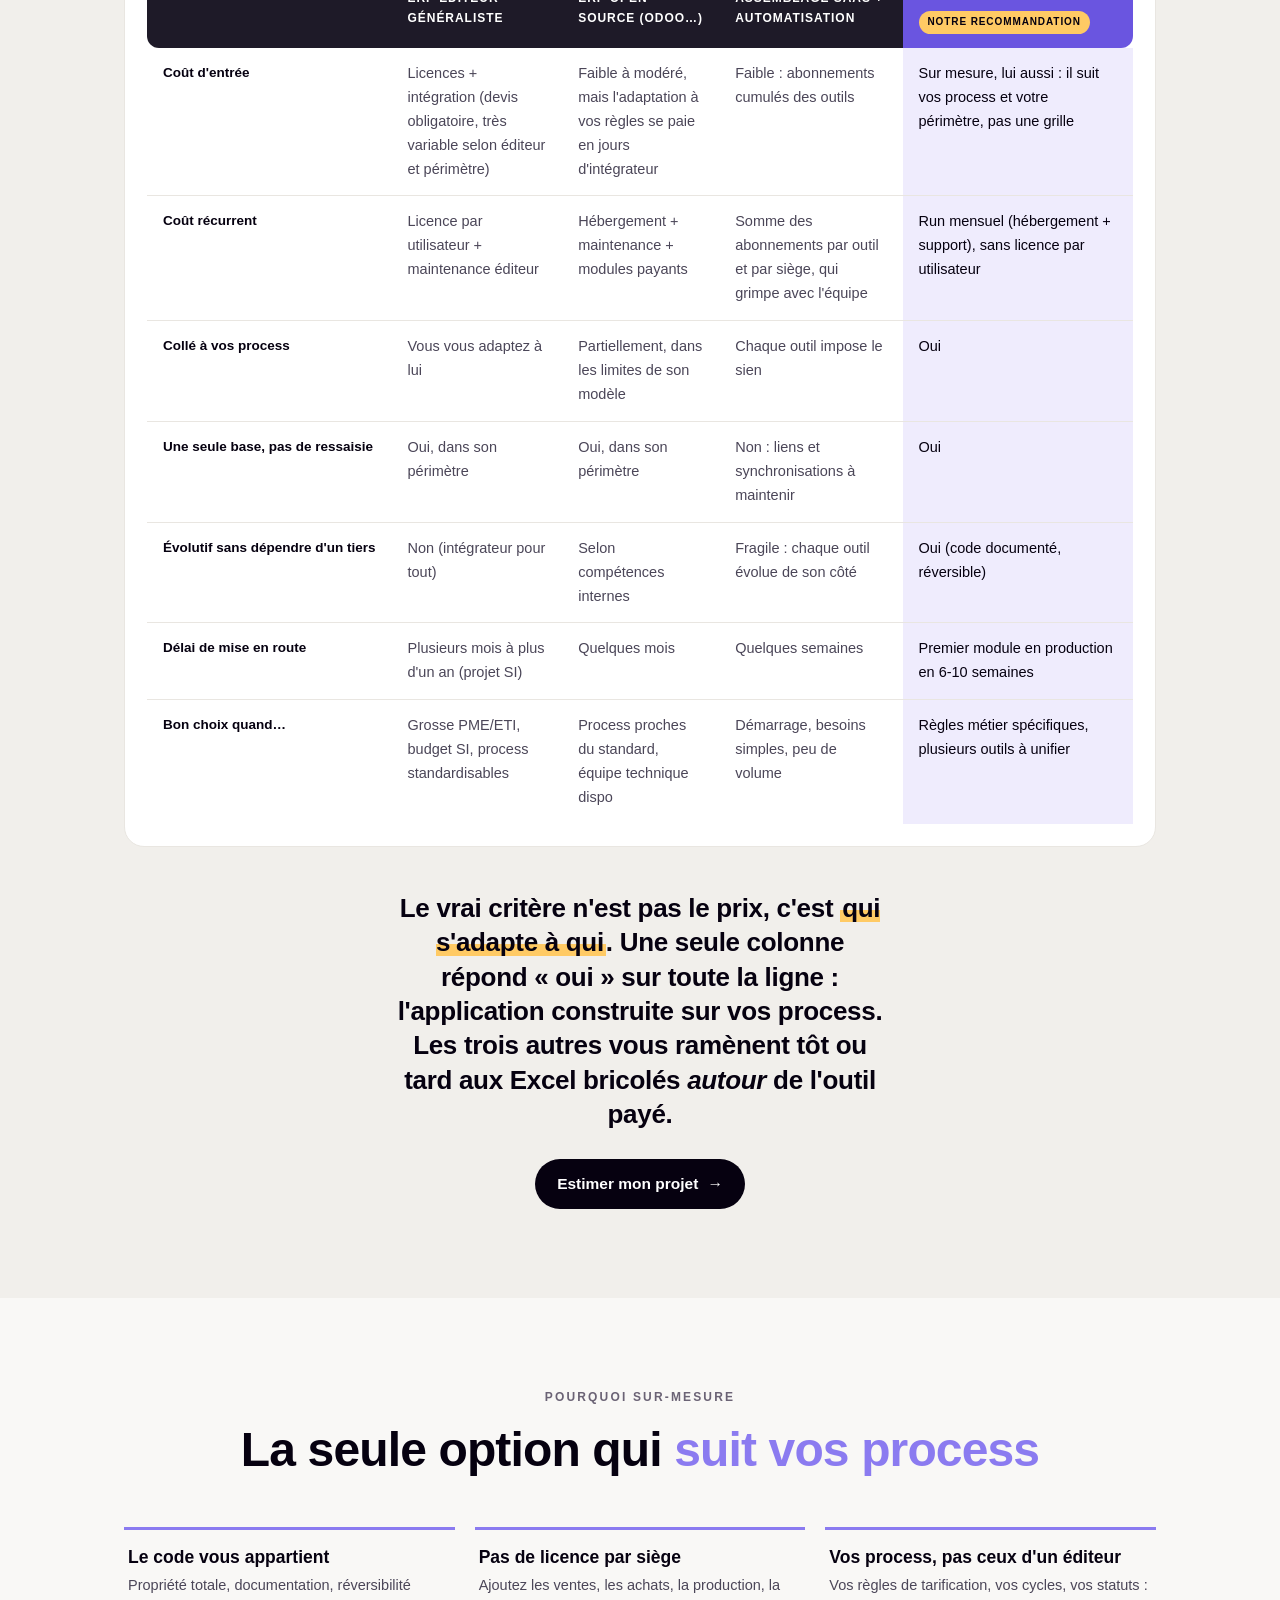
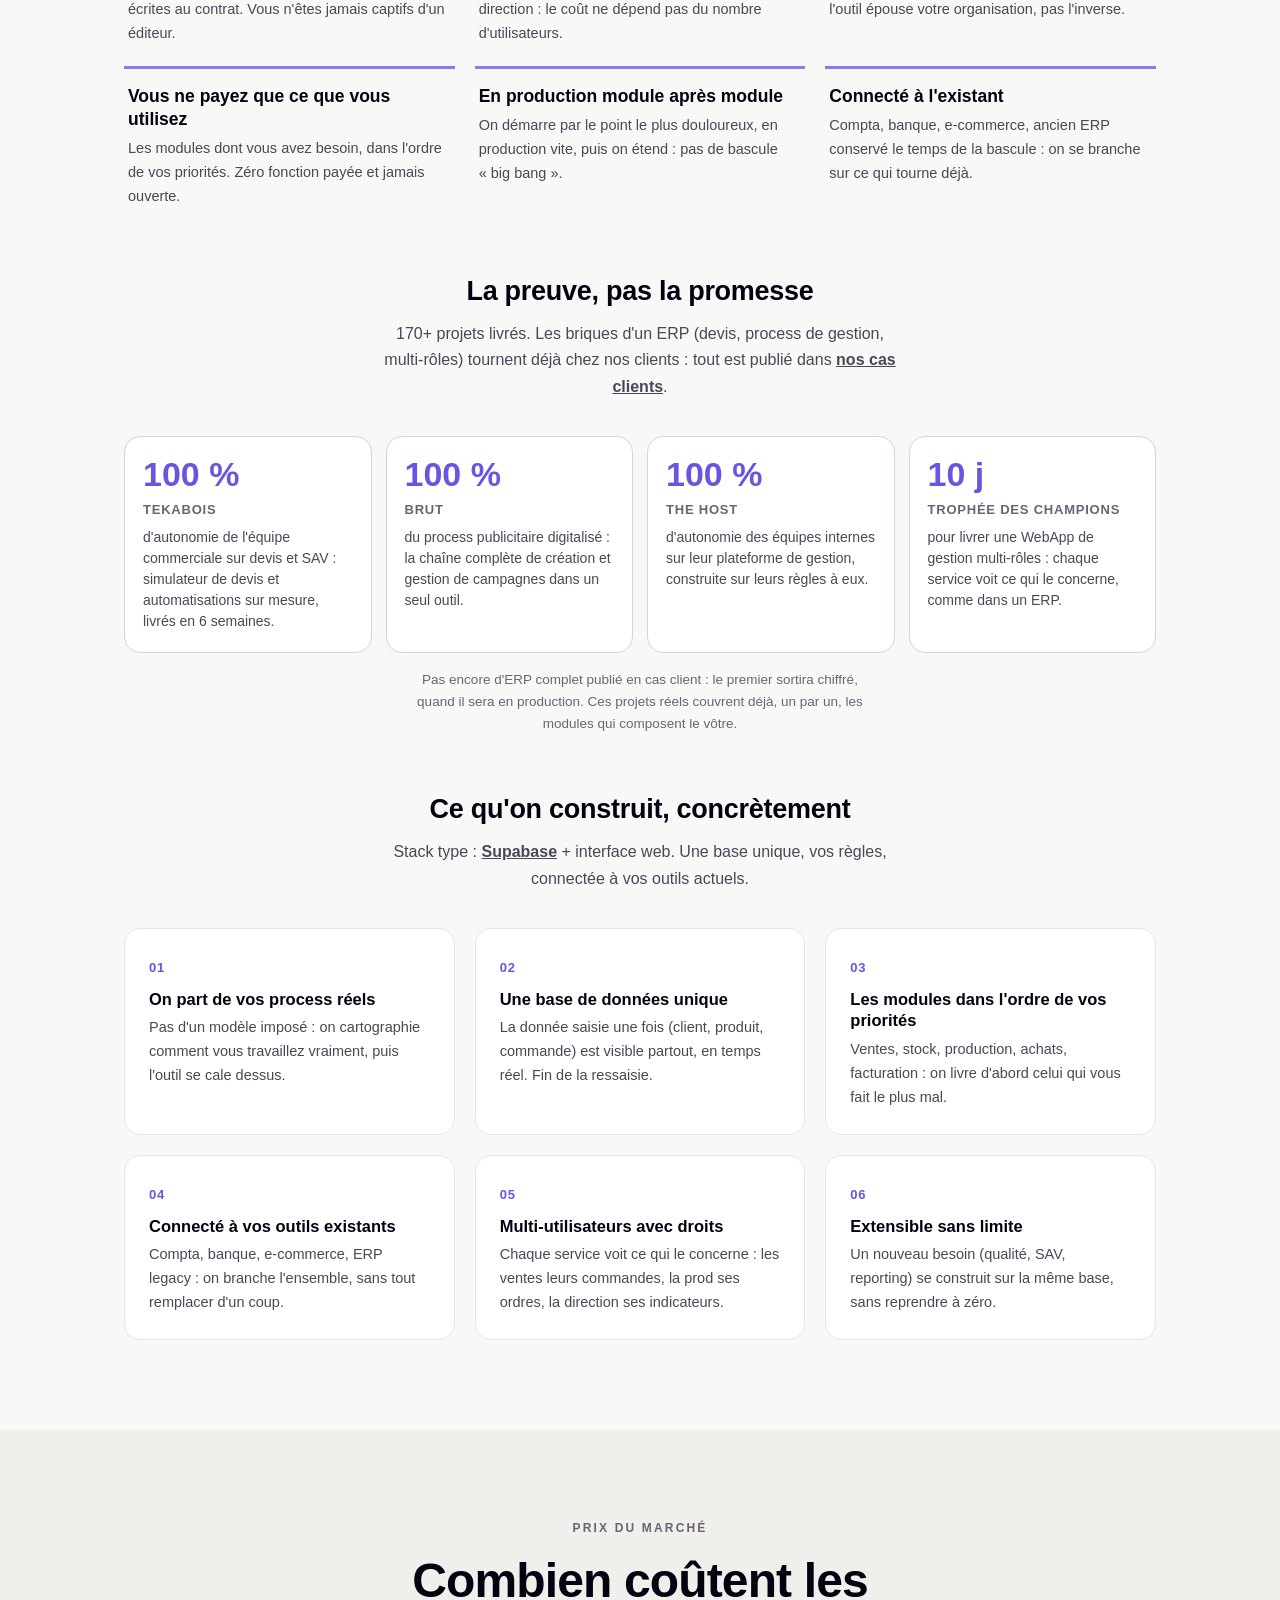
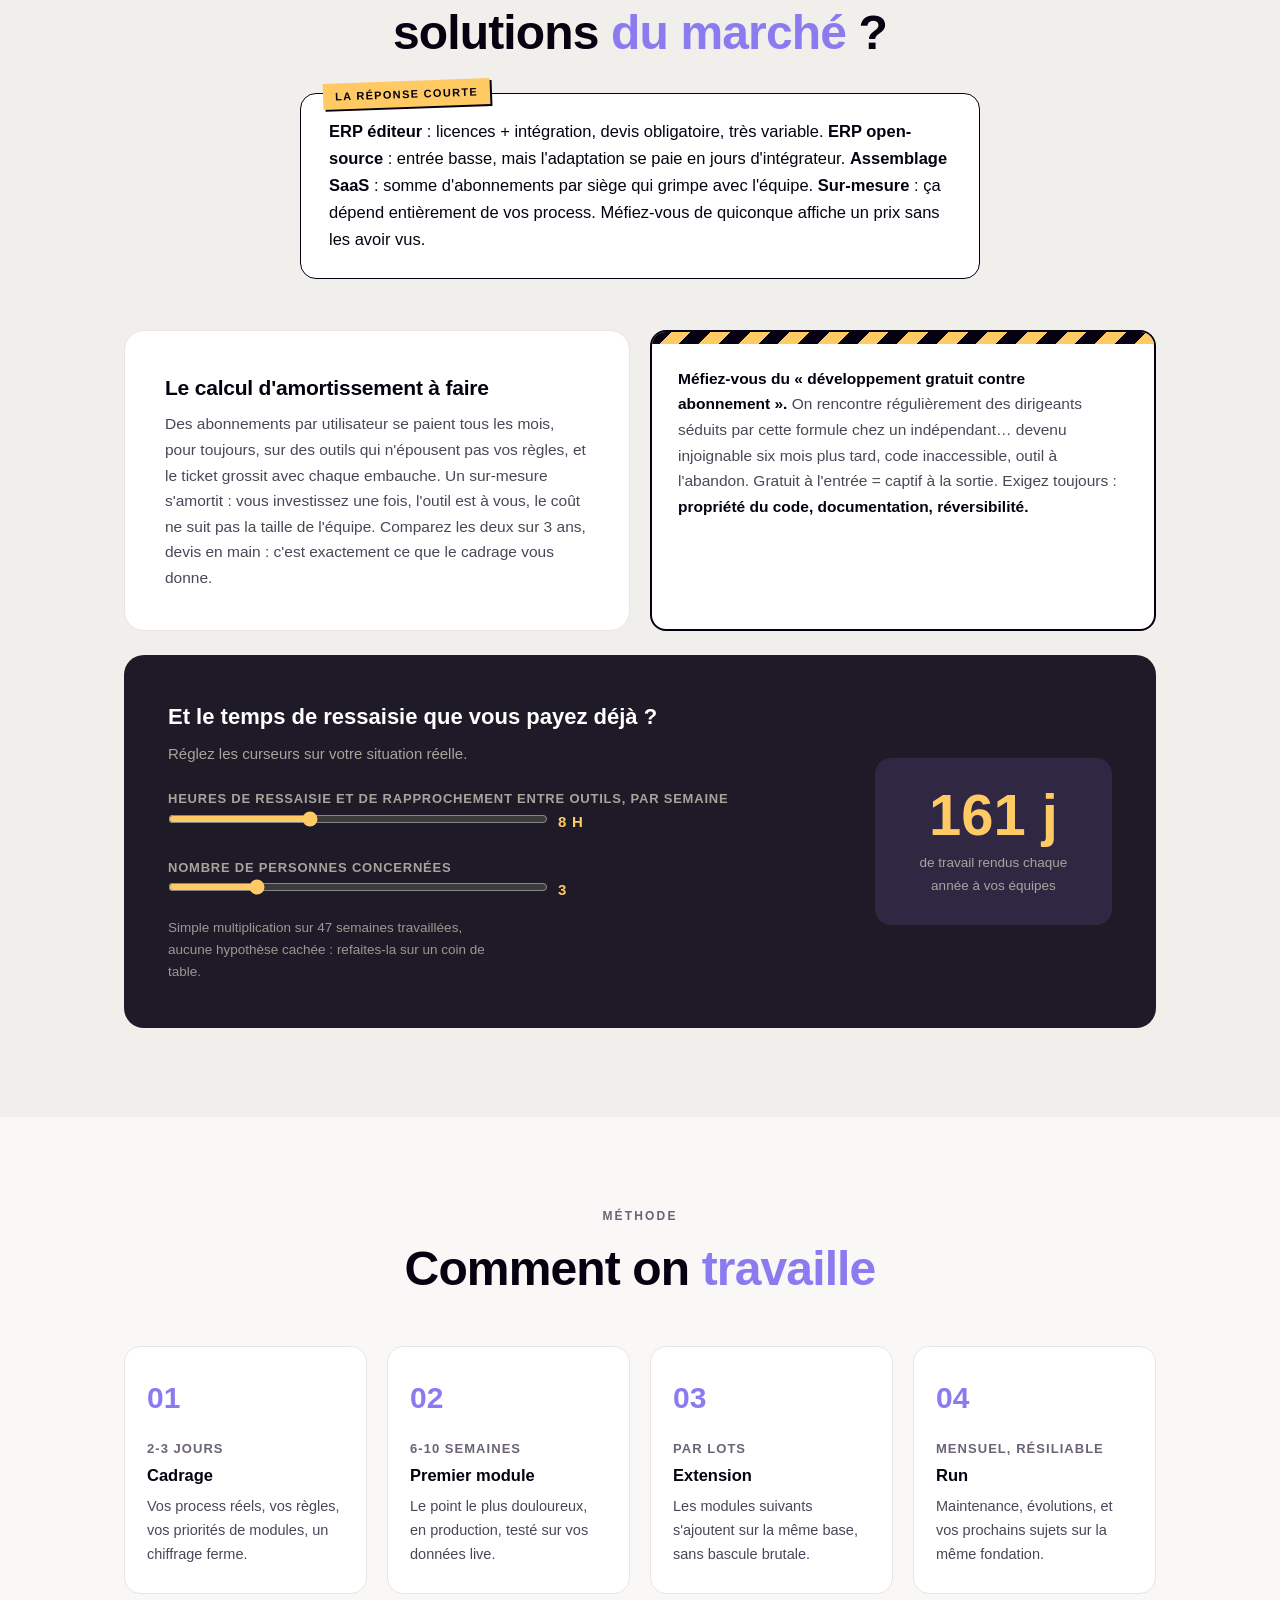
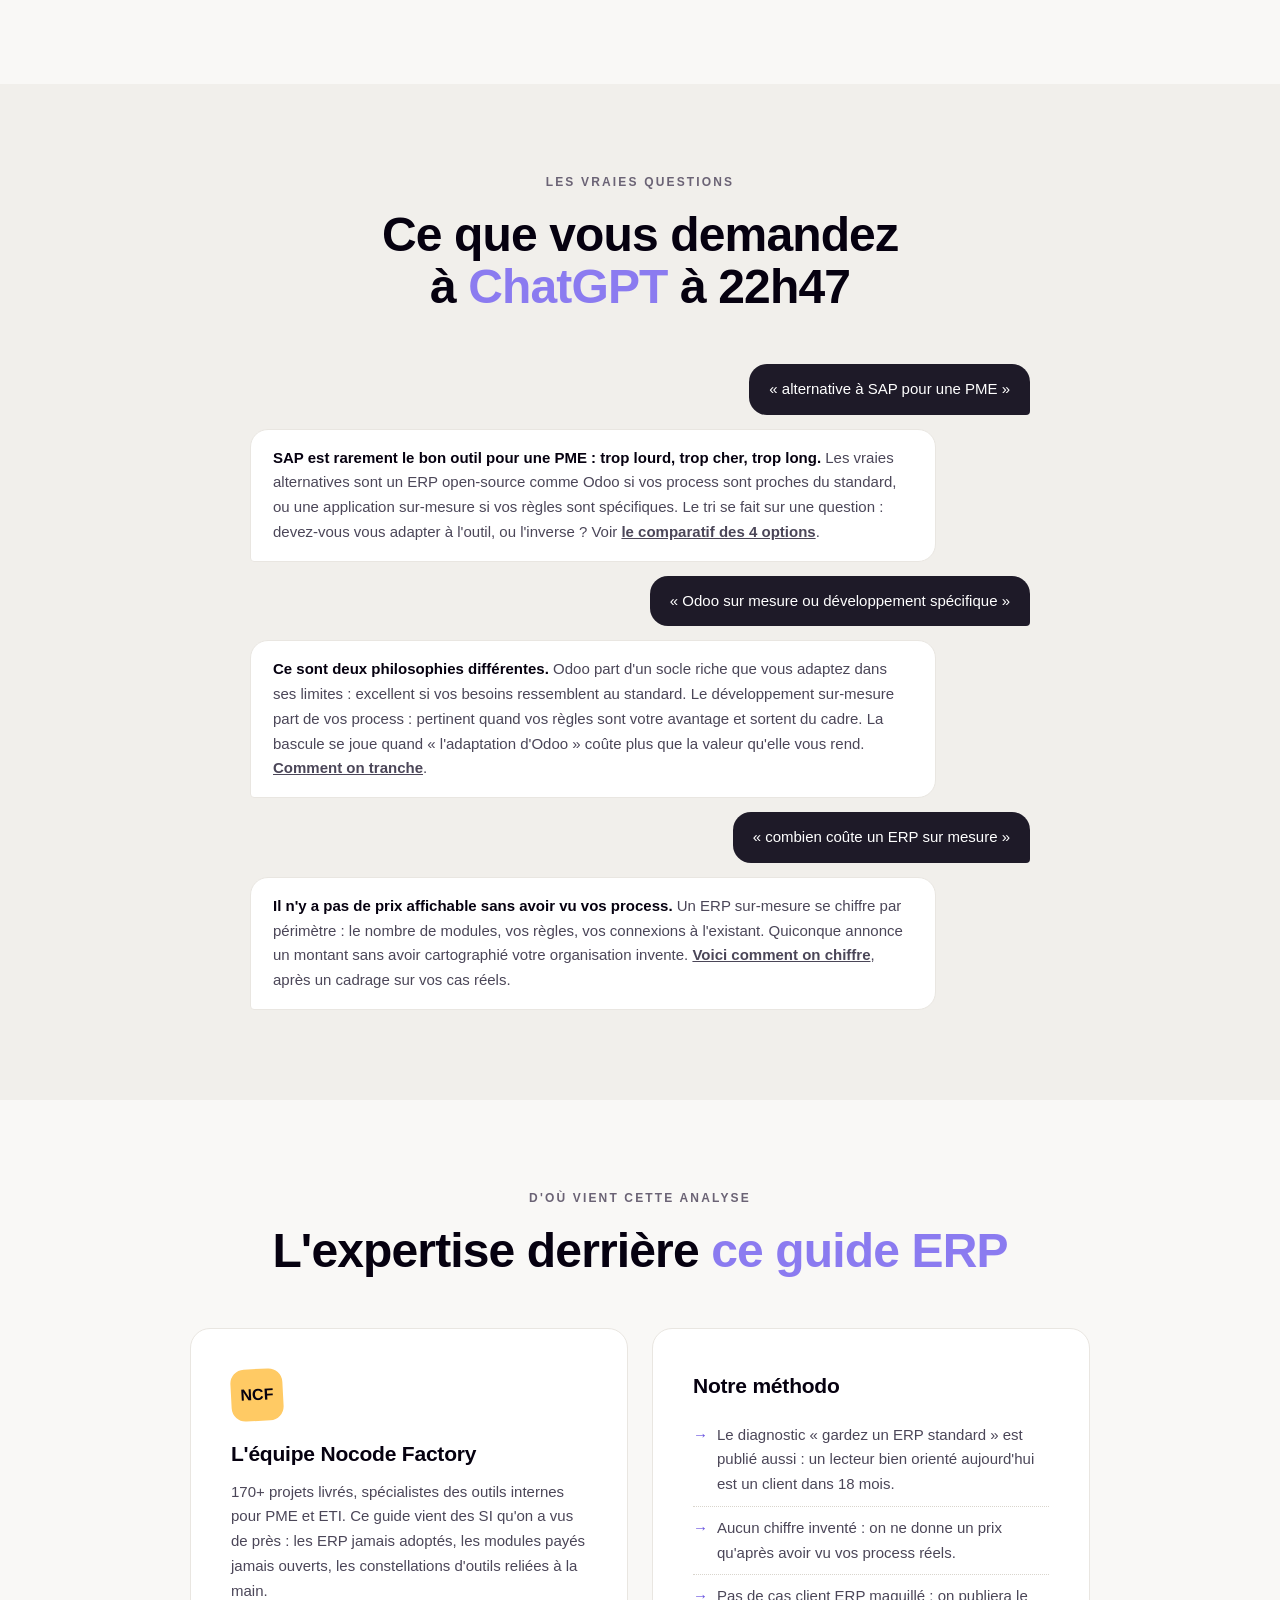
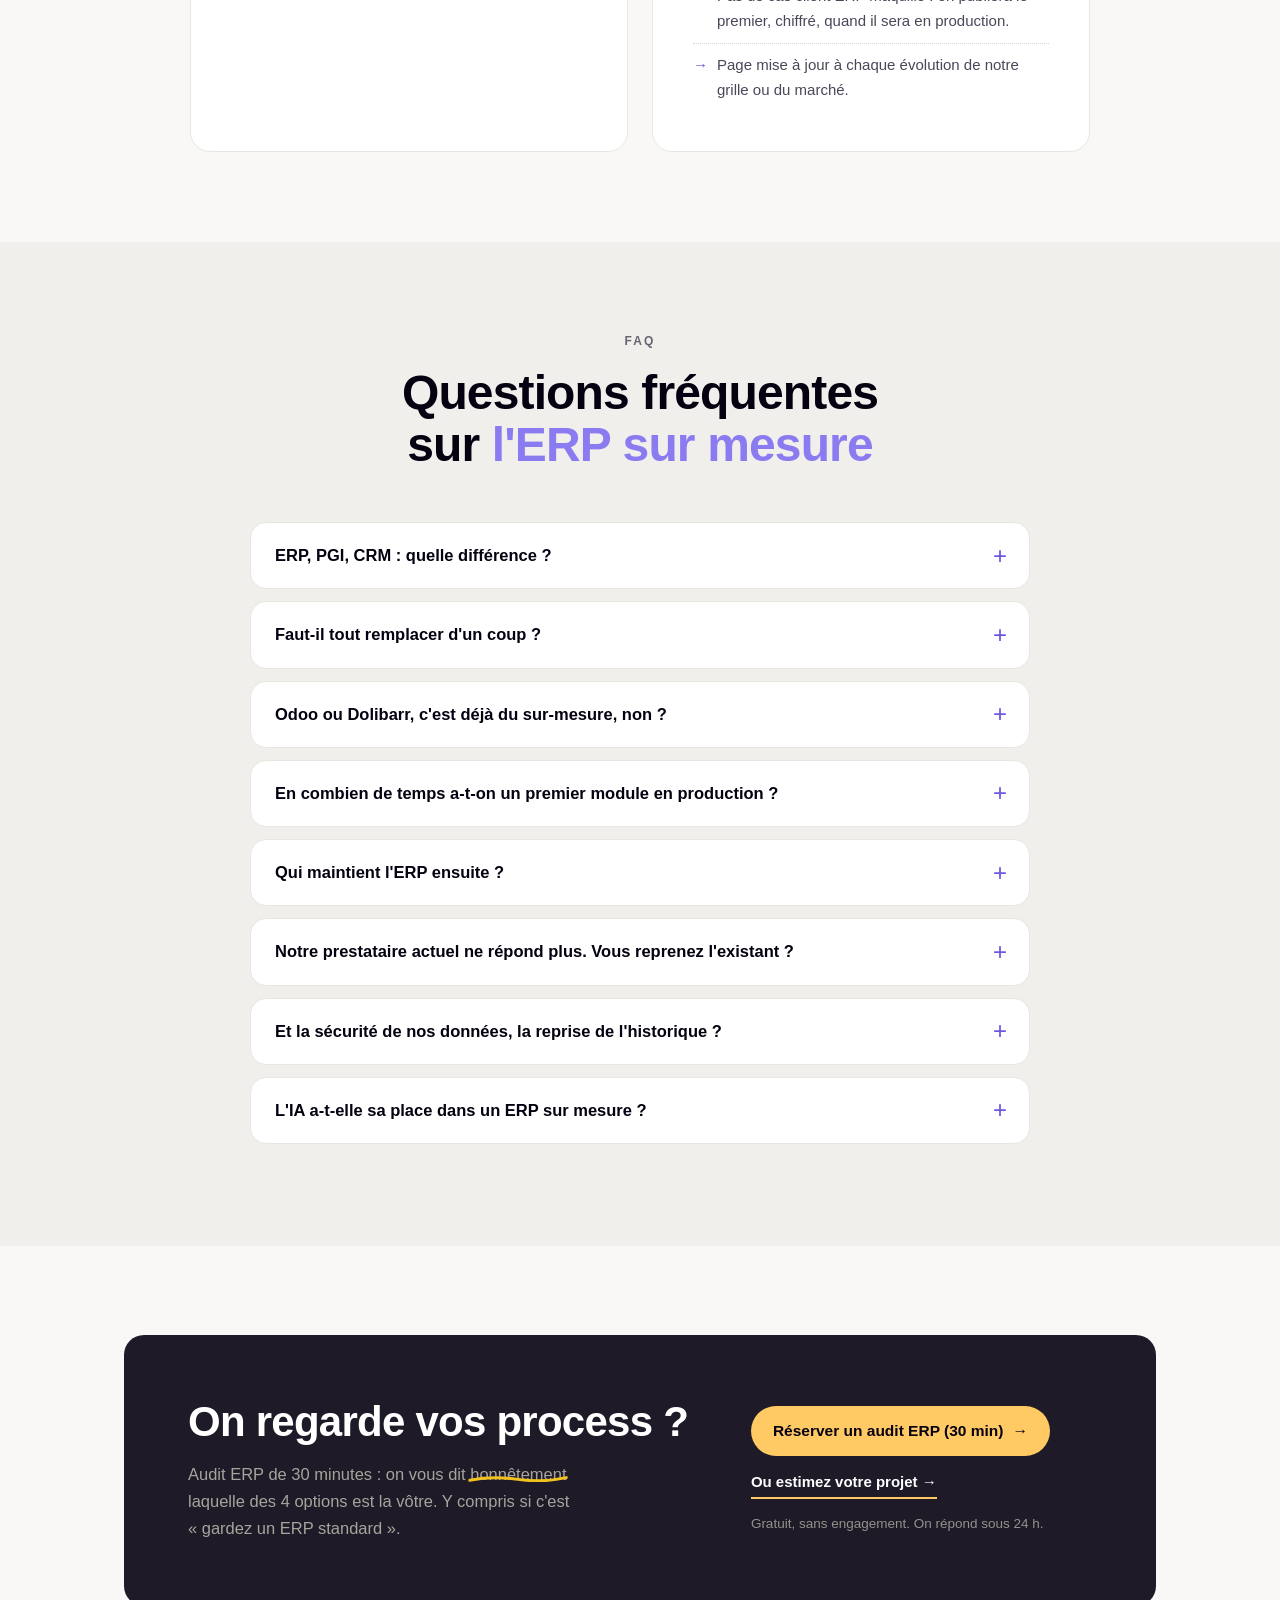
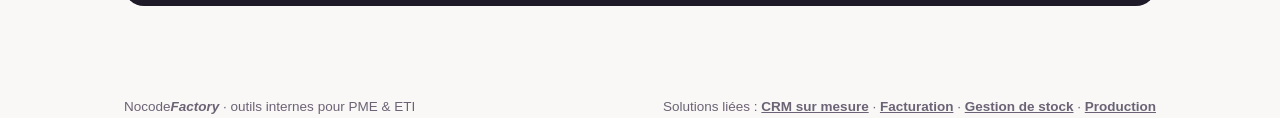
<file: page-erp-sur-mesure-preview.html>
<!DOCTYPE html>
<html lang="fr">
<head>
<meta charset="UTF-8">
<meta name="viewport" content="width=device-width, initial-scale=1.0">
<meta name="robots" content="noindex, nofollow"><!-- preview interne : retirer noindex à la mise en ligne réelle -->
<title>ERP sur mesure : un logiciel qui épouse vos process (pas l'inverse) | Nocode Factory</title>
<meta name="description" content="Votre ERP standard vous force à changer vos méthodes, ou vous jonglez entre plusieurs outils et des Excel qui font le lien ? Comparatif des 4 options (ERP éditeur, open-source, assemblage SaaS, sur-mesure), les pièges à éviter, et la solution qui suit vos process.">
<!--
  ============================================================================
  MATRICE — Page SOLUTION Nocode Factory (gabarit réutilisable, famille /solutions/)
  Instance : ERP sur mesure · slug /solutions/erp-sur-mesure
  Dérivée de page-cbn-preview.html (validée Vincent 19/20, 07/09/2026).
  Variables à changer d'une page /solutions/ à l'autre :
    {SOLUTION}   = nom du logiciel visé (ERP, CRM, facturation…)
    {REQUÊTE}    = requête SEO cible ("erp sur mesure")
    {DOULEUR}    = douleur centrale du buyer (jongler entre outils + Excel qui lient)
    {4 OPTIONS}  = les 4 chemins comparés honnêtement (dont la 4e = sur-mesure NCF)
    {MAILLAGE}   = 3-4 tuiles voisines de la même catégorie + Supabase
    {--org}      = accent thématique (variabilisable par catégorie ; ici identique CBN)
  Règles NCF encodées (NE PAS RETIRER) :
    - AUCUN prix NCF chiffré publié (pricing à la tête du client) → "sur mesure, lui aussi"
    - AUCUN cas client inventé (pas de preuve ERP à ce jour → 0 logo, 0 chiffre maquillé)
    - Zéro tiret cadratin dans la copy (marqueur IA)
  ============================================================================
-->
<style>
  @font-face{font-family:"Fff Acidgrotesk";font-weight:300;font-display:swap;src:url("https://cdn.prod.website-files.com/66eaebf7f23c6ba827f8cde2/68a46699a823bbdcee701e3c_FFF-AcidGrotesk-Light-TRIAL.woff2") format("woff2")}
  @font-face{font-family:"Fff Acidgrotesk";font-weight:400;font-display:swap;src:url("https://cdn.prod.website-files.com/66eaebf7f23c6ba827f8cde2/68a4669900f9dc6c3cbdc9e0_FFF-AcidGrotesk-Normal-TRIAL.woff2") format("woff2")}
  @font-face{font-family:"Fff Acidgrotesk";font-weight:500;font-display:swap;src:url("https://cdn.prod.website-files.com/66eaebf7f23c6ba827f8cde2/68a4669989a8cf768546dcdd_FFF-AcidGrotesk-Medium-TRIAL.woff2") format("woff2")}
  @font-face{font-family:"Fff Acidgrotesk";font-weight:700;font-display:swap;src:url("https://cdn.prod.website-files.com/66eaebf7f23c6ba827f8cde2/68a46699277ec66f5b9dbc0c_FFF-AcidGrotesk-Bold-TRIAL.woff2") format("woff2")}
  :root{
    --cream:#f9f8f6;
    --cream-deep:#f1efeb;
    --card:#ffffff;
    --ink:#060110;
    --ink-2:#4b4658;
    --ink-3:#6b6375;
    --hair:#e9e6e1;
    --hair-2:#d9d5cd;
    --org:#8b7bf0;        /* accent thématique (variabilisable par catégorie) */
    --org-deep:#6a55e0;
    --org-soft:#efecfd;
    --yel:#ffca64;          /* jaune NCF */
    --yel-deep:#f5b83d;
    --grn:#027a48;
    --grn-soft:#f1fbed;
    --red:oklch(0.6 0.17 25);
    --red-soft:oklch(0.94 0.04 25);
    --amb:oklch(0.72 0.14 75);
    --dark:#1e1a28;
    --dark-2:#302842;
    --sans:"Fff Acidgrotesk",Arial,sans-serif;
    --disp:var(--sans);
    --r-lg:20px; --r-md:16px; --r-sm:12px;
  }
  *{box-sizing:border-box;margin:0;padding:0}
  html{scroll-behavior:smooth;scroll-padding-top:120px}
  body{font-family:var(--sans);background:var(--cream);color:var(--ink);font-size:17px;line-height:1.65}
  ::selection{background:var(--yel);color:var(--ink)}
  img{max-width:100%}
  a{color:inherit}

  /* ===== rainbow + nav ===== */
  .rainbow{height:5px;background:linear-gradient(90deg,#e5484d,#f76b15,#ffd23f,#46a758,#0090ff,#8e4ec6,#e93d82)}
  .nav{background:var(--card);border-bottom:1px solid var(--hair);padding:14px clamp(18px,4vw,44px);display:flex;align-items:center;justify-content:space-between;gap:18px}
  .brand img{height:24px;width:auto;display:block}
  .brand{font-size:20px;font-weight:500;letter-spacing:-.01em;white-space:nowrap}
  .brand b{font-weight:700;font-style:italic}
  .nav .links{display:flex;gap:26px;font-size:15px;color:var(--ink-2)}
  @media(max-width:860px){.nav .links{display:none}}
  .btn{display:inline-flex;align-items:center;gap:9px;font-weight:600;font-size:15.5px;text-decoration:none;border-radius:999px;padding:12px 22px;transition:transform .25s cubic-bezier(.19,1,.22,1),box-shadow .25s cubic-bezier(.19,1,.22,1)}
  .btn-dark{background:var(--ink);color:var(--card)}
  .btn-dark:hover{transform:translateY(-2px);box-shadow:0 10px 24px -12px oklch(0.2 0.01 80/.55)}
  .btn-line{border:1.5px solid var(--hair-2);background:var(--card)}
  .btn-line:hover{border-color:var(--ink)}
  .btn-yel{background:var(--yel);color:var(--ink);font-weight:700}
  .btn-yel:hover{transform:translateY(-2px);box-shadow:0 12px 28px -12px oklch(0.75 0.15 90/.7)}
  .btn .arr{transition:transform .25s cubic-bezier(.19,1,.22,1)}
  .btn:hover .arr{transform:translateX(3px)}

  /* ===== sub-nav ancres ===== */
  .subnav{position:sticky;top:0;z-index:50;background:color-mix(in oklch,var(--card) 92%,transparent);backdrop-filter:blur(10px);border-bottom:1px solid var(--hair);padding:10px clamp(18px,4vw,44px);display:flex;align-items:center;gap:8px;overflow-x:auto;scrollbar-width:none}
  .subnav::-webkit-scrollbar{display:none}
  .subnav .pagename{display:flex;align-items:center;gap:10px;font-weight:700;font-size:15.5px;margin-right:10px;white-space:nowrap}
  .subnav .pagename .mark{width:30px;height:30px;border-radius:8px;background:var(--ink);color:var(--yel);display:grid;place-items:center;font-size:13px;font-weight:700}
  .subnav a{font-size:13.5px;color:var(--ink-2);text-decoration:none;padding:7px 13px;border-radius:999px;white-space:nowrap;border:1px solid transparent;transition:all .2s}
  .subnav a:hover{background:var(--cream-deep)}
  .subnav a.on{background:var(--card);border-color:var(--hair-2);color:var(--ink);font-weight:600;box-shadow:0 1px 4px oklch(0.2 0.01 80/.06)}

  .wrap{max-width:1120px;margin:0 auto;padding:0 clamp(18px,4vw,44px)}
  .narrow{max-width:780px;margin:0 auto}

  /* ===== hero ===== */
  .hero{padding:clamp(44px,7vw,88px) 0 clamp(40px,6vw,72px)}
  .hero .grid{display:grid;grid-template-columns:1.05fr .95fr;gap:clamp(28px,5vw,64px);align-items:center}
  @media(max-width:940px){.hero .grid{grid-template-columns:1fr}}
  .hero .kicker{display:inline-flex;align-items:center;gap:8px;font-size:12.5px;font-weight:700;letter-spacing:.14em;text-transform:uppercase;color:var(--org-deep);background:var(--org-soft);border-radius:999px;padding:7px 14px;margin-bottom:26px}
  h1{font-family:var(--disp);font-weight:700;font-size:clamp(36px,5vw,58px);line-height:1.04;letter-spacing:-.02em;text-wrap:balance}
  h1 .hl{color:var(--org)}
  .hero .sub{font-size:clamp(17px,1.9vw,19.5px);color:var(--ink-2);margin:24px 0 32px;max-width:54ch}
  .hero .meta{margin-top:22px;font-size:14px;color:var(--ink-3)}
  .hero .meta b{color:var(--ink)}

  /* mockup navigateur */
  .browser{background:var(--card);border:1px solid var(--hair);border-radius:var(--r-md);box-shadow:0 30px 70px -30px oklch(0.25 0.02 60/.35);overflow:hidden}
  .browser .bar{display:flex;align-items:center;gap:8px;padding:10px 14px;border-bottom:1px solid var(--hair)}
  .browser .dot{width:10px;height:10px;border-radius:50%}
  .browser .url{margin:0 auto;font-size:11.5px;color:var(--ink-3);background:var(--cream);border:1px solid var(--hair);border-radius:999px;padding:3px 14px}
  .app{display:grid;grid-template-columns:46px 1fr;background:var(--cream)}
  .app .side{background:var(--dark);display:flex;flex-direction:column;align-items:center;gap:14px;padding:14px 0}
  .app .side i{width:20px;height:20px;border-radius:6px;background:var(--dark-2);display:block}
  .app .side i.on{background:var(--org)}
  .app .main{padding:14px}
  .kpis{display:grid;grid-template-columns:repeat(3,1fr);gap:8px;margin-bottom:10px}
  .kpi{background:var(--card);border:1px solid var(--hair);border-radius:10px;padding:9px 11px}
  .kpi .v{font-family:var(--disp);font-weight:700;font-size:19px;line-height:1.1}
  .kpi .l{font-size:9.5px;text-transform:uppercase;letter-spacing:.07em;color:var(--ink-3)}
  .kpi.warn .v{color:var(--org-deep)}
  .alerts{background:var(--card);border:1px solid var(--hair);border-radius:10px;overflow:hidden;font-size:11px}
  .alerts .h{display:grid;grid-template-columns:1.4fr .7fr .8fr .9fr;padding:7px 11px;background:var(--dark);color:oklch(0.85 0.01 90);font-weight:600;font-size:9.5px;letter-spacing:.06em;text-transform:uppercase}
  .alerts .r{display:grid;grid-template-columns:1.4fr .7fr .8fr .9fr;padding:7px 11px;border-top:1px solid var(--hair);align-items:center}
  .alerts .r b{font-weight:600}
  .chip{display:inline-block;font-size:9px;font-weight:700;letter-spacing:.05em;border-radius:999px;padding:2px 8px;width:max-content}
  .chip.adv{background:var(--org-soft);color:var(--org-deep)}
  .chip.cre{background:var(--red-soft);color:var(--red)}
  .chip.rec{background:var(--grn-soft);color:var(--grn)}
  .browser .cap{font-size:11.5px;color:var(--ink-3);text-align:center;padding:9px;border-top:1px solid var(--hair);background:var(--card)}

  /* ===== sections ===== */
  section{padding:clamp(48px,7vw,96px) 0}
  .sec-head{text-align:center;max-width:820px;margin:0 auto clamp(30px,4vw,52px)}
  .sec-head .k{font-size:12px;font-weight:700;letter-spacing:.18em;text-transform:uppercase;color:var(--ink-3);display:block;margin-bottom:16px}
  h2{font-family:var(--disp);font-weight:700;font-size:clamp(30px,4.4vw,48px);line-height:1.08;letter-spacing:-.018em;text-wrap:balance}
  h2 .hl{color:var(--org)}
  .sec-head .lede{font-size:17.5px;color:var(--ink-2);margin-top:18px;max-width:58ch;margin-left:auto;margin-right:auto}

  /* réponse courte (AEO) */
  .short{position:relative;background:var(--card);border:1.5px solid var(--ink);border-radius:var(--r-md);padding:24px 28px;max-width:680px;margin:34px auto 0;font-size:16.5px;text-align:left}
  .short .tag{position:absolute;top:-13px;left:22px;background:var(--yel);font-size:11px;font-weight:700;letter-spacing:.12em;text-transform:uppercase;padding:4px 12px;transform:rotate(-2deg);box-shadow:2px 2px 0 var(--ink)}

  .card{background:var(--card);border:1px solid var(--hair);border-radius:var(--r-lg);padding:clamp(24px,3.4vw,40px)}
  .card h3{font-family:var(--disp);font-weight:600;font-size:21px;letter-spacing:-.01em;margin-bottom:6px}
  .card .sub3{font-size:15px;color:var(--ink-3);margin-bottom:18px}

  /* avis NCF */
  .avis{border-left:4px solid var(--yel-deep);padding-left:clamp(20px,3vw,34px)}
  .avis .who{display:flex;align-items:center;gap:8px;font-size:12.5px;font-weight:700;letter-spacing:.14em;text-transform:uppercase;color:var(--org-deep);margin-bottom:16px}
  .avis .big{font-family:var(--disp);font-weight:600;font-size:clamp(23px,3vw,33px);line-height:1.22;letter-spacing:-.014em;margin-bottom:22px;text-wrap:balance}
  .avis p{color:var(--ink-2);max-width:64ch;margin-bottom:14px}
  .avis p strong{color:var(--ink);background:linear-gradient(transparent 62%,var(--yel) 62% 94%,transparent 94%)}

  /* quiz */
  .quiz .roles{display:grid;grid-template-columns:repeat(4,1fr);gap:10px;margin-top:8px}
  @media(max-width:820px){.quiz .roles{grid-template-columns:repeat(2,1fr)}}
  .role{background:var(--cream);border:1.5px solid var(--hair-2);border-radius:var(--r-sm);padding:16px 14px;font:inherit;font-weight:600;font-size:15px;cursor:pointer;text-align:left;transition:all .2s;line-height:1.35}
  .role small{display:block;font-weight:500;font-size:12.5px;color:var(--ink-3);margin-top:3px}
  .role:hover{border-color:var(--ink);transform:translateY(-2px)}
  .role.sel{background:var(--ink);color:var(--card);border-color:var(--ink)}
  .role.sel small{color:oklch(0.72 0.01 90)}
  .verdict{display:none;margin-top:22px;background:var(--org-soft);border-radius:var(--r-md);padding:22px 26px;font-size:16px}
  .verdict.show{display:block;animation:pop .45s cubic-bezier(.19,1,.22,1)}
  @keyframes pop{from{opacity:0;transform:translateY(10px)}to{opacity:1;transform:none}}
  .verdict b{font-weight:700}
  .verdict .go{display:inline-flex;margin-top:14px;font-size:14.5px;font-weight:700;text-decoration:none;border-bottom:2px solid var(--ink);padding-bottom:1px}

  /* diagnostic ✓ / ✕ */
  .split{display:grid;grid-template-columns:1fr 1fr;gap:clamp(14px,2vw,24px)}
  @media(max-width:820px){.split{grid-template-columns:1fr}}
  .tick{list-style:none}
  .tick li{display:flex;gap:14px;padding:14px 0;border-bottom:1.5px dotted var(--hair-2);font-size:15.5px;color:var(--ink-2)}
  .tick li:last-child{border-bottom:none}
  .tick li b{color:var(--ink);font-weight:600}
  .tick .ico{flex:0 0 24px;height:24px;border-radius:50%;display:grid;place-items:center;font-size:12px;font-weight:700;margin-top:1px}
  .tick.ok .ico{background:var(--grn-soft);color:var(--grn)}
  .tick.no .ico{background:var(--red-soft);color:var(--red)}

  /* flux C1→C4 */
  .flux{display:grid;grid-template-columns:repeat(4,1fr);gap:12px}
  @media(max-width:940px){.flux{grid-template-columns:repeat(2,1fr)}}
  @media(max-width:560px){.flux{grid-template-columns:1fr}}
  .step{background:var(--card);border:1.5px solid var(--hair);border-radius:var(--r-md);padding:20px;cursor:pointer;text-align:left;font:inherit;transition:all .22s cubic-bezier(.19,1,.22,1);position:relative}
  .step:hover{transform:translateY(-3px);border-color:var(--ink);box-shadow:0 14px 30px -18px oklch(0.2 0.01 80/.4)}
  .step .n{font-family:var(--disp);font-weight:700;font-size:14px;color:var(--org-deep)}
  .step .t{font-weight:700;font-size:16.5px;margin:7px 0 4px;line-height:1.25}
  .step .s{font-size:13.5px;color:var(--ink-3);line-height:1.45}
  .step .state{position:absolute;top:16px;right:16px}
  .step.open{border-color:var(--ink);background:var(--cream)}
  .flux-detail{display:none;margin-top:16px;background:var(--card);border:1.5px solid var(--ink);border-radius:var(--r-md);padding:24px 28px;font-size:16px;color:var(--ink-2)}
  .flux-detail.show{display:block;animation:pop .4s cubic-bezier(.19,1,.22,1)}
  .flux-detail b{color:var(--ink)}
  .postit{display:inline-block;background:var(--yel);font-size:13.5px;font-weight:700;padding:3px 10px;transform:rotate(-1.2deg);box-shadow:2px 2px 0 oklch(0.2 0.01 80/.25)}

  /* tableau options */
  .tblcard{background:var(--card);border:1px solid var(--hair);border-radius:var(--r-lg);padding:clamp(10px,2vw,22px);overflow:hidden}
  .tblscroll{overflow-x:auto}
  table{width:100%;border-collapse:separate;border-spacing:0;font-size:14.5px;min-width:860px}
  thead th{background:var(--dark);color:var(--card);font-size:12px;font-weight:700;letter-spacing:.08em;text-transform:uppercase;text-align:left;padding:14px 16px}
  thead th:first-child{border-radius:12px 0 0 12px}
  thead th:last-child{border-radius:0 12px 12px 0;background:var(--org-deep)}
  tbody td{padding:14px 16px;border-bottom:1px solid var(--hair);vertical-align:top;color:var(--ink-2)}
  tbody tr:last-child td{border-bottom:none}
  tbody td:first-child{font-weight:600;color:var(--ink);white-space:nowrap;font-size:13.5px}
  tbody td:last-child{background:var(--org-soft);color:var(--ink)}
  .pull{font-family:var(--disp);font-weight:600;font-size:clamp(20px,2.6vw,26px);line-height:1.32;letter-spacing:-.012em;max-width:34ch;margin:clamp(28px,4vw,44px) auto 0;text-align:center;text-wrap:balance}
  .pull mark{background:linear-gradient(transparent 58%,var(--yel) 58% 96%,transparent 96%);color:inherit;padding:0 2px}

  /* spec sur-mesure */
  .spec-grid{display:grid;grid-template-columns:repeat(3,1fr);gap:clamp(12px,2vw,20px)}
  @media(max-width:940px){.spec-grid{grid-template-columns:repeat(2,1fr)}}
  @media(max-width:600px){.spec-grid{grid-template-columns:1fr}}
  .spec{background:var(--card);border:1px solid var(--hair);border-radius:var(--r-md);padding:24px}
  .spec .num{font-family:var(--disp);font-weight:700;font-size:13px;color:var(--org-deep);letter-spacing:.06em}
  .spec b{display:block;font-size:16.5px;font-weight:700;margin:8px 0 6px;line-height:1.3}
  .spec p{font-size:14.5px;color:var(--ink-2)}
  .why{display:grid;grid-template-columns:repeat(3,1fr);gap:clamp(12px,2vw,20px);margin-bottom:clamp(36px,5vw,60px)}
  @media(max-width:940px){.why{grid-template-columns:repeat(2,1fr)}}
  @media(max-width:600px){.why{grid-template-columns:1fr}}
  .why div{border-top:3px solid var(--org);padding:16px 4px 0}
  .why b{display:block;font-family:var(--disp);font-weight:600;font-size:17.5px;margin-bottom:6px;line-height:1.3}
  .why p{font-size:14.5px;color:var(--ink-2)}
  .h3-mid{font-family:var(--disp);font-weight:600;font-size:clamp(21px,2.6vw,27px);letter-spacing:-.01em;text-align:center;margin-bottom:8px}

  /* ===== preuve par cas réels ===== */
  th .reco{display:block;margin-top:7px;font-size:10px;letter-spacing:.09em;background:var(--yel);color:var(--ink);border-radius:999px;padding:3px 9px;font-weight:700;text-transform:uppercase;width:max-content}
  .proofs{display:grid;grid-template-columns:repeat(4,1fr);gap:14px;max-width:1060px;margin:22px auto 0}
  @media(max-width:960px){.proofs{grid-template-columns:1fr 1fr}}
  @media(max-width:560px){.proofs{grid-template-columns:1fr}}
  .proof-case{display:block;background:var(--card);border:1.5px solid var(--hair-2);border-radius:var(--r-md);padding:20px 18px;text-decoration:none;transition:transform .25s cubic-bezier(.19,1,.22,1),box-shadow .25s cubic-bezier(.19,1,.22,1),border-color .25s}
  .proof-case:hover{transform:translateY(-3px);border-color:var(--org);box-shadow:0 14px 30px -16px oklch(0.4 0.08 290/.35)}
  .proof-case .pm{font-family:var(--disp);font-weight:700;font-size:clamp(26px,3vw,34px);color:var(--org-deep);display:block;line-height:1}
  .proof-case b{display:block;font-size:13px;letter-spacing:.06em;text-transform:uppercase;color:var(--ink-3);margin:8px 0 6px}
  .proof-case p{font-size:14px;line-height:1.5;color:var(--ink-2)}
  .proof-note{text-align:center;font-size:13.5px;color:var(--ink-3);max-width:62ch;margin:16px auto clamp(30px,4vw,52px)}
  .lede-mid{font-size:16px;color:var(--ink-2);text-align:center;max-width:58ch;margin:0 auto clamp(24px,3vw,36px)}

  /* coût marché */
  .duo{display:grid;grid-template-columns:1fr 1fr;gap:clamp(12px,2vw,20px);margin-top:clamp(16px,2vw,24px)}
  @media(max-width:860px){.duo{grid-template-columns:1fr}}
  .hazard{border:2px solid var(--ink);border-radius:var(--r-md);overflow:hidden;background:var(--card)}
  .hazard .strip{height:12px;background:repeating-linear-gradient(-45deg,var(--yel) 0 14px,var(--ink) 14px 28px)}
  .hazard .in{padding:22px 26px;font-size:15.5px;color:var(--ink-2)}
  .hazard .in b{color:var(--ink)}

  /* calculateur temps */
  .calc{background:var(--dark);color:var(--card);border-radius:var(--r-lg);padding:clamp(26px,3.6vw,44px);margin-top:clamp(16px,2vw,24px)}
  .calc .grid{display:grid;grid-template-columns:1fr auto;gap:clamp(20px,4vw,56px);align-items:center}
  @media(max-width:820px){.calc .grid{grid-template-columns:1fr}}
  .calc h3{font-family:var(--disp);font-weight:600;font-size:22px;margin-bottom:6px}
  .calc .note{font-size:13.5px;color:oklch(0.68 0.012 85);margin-top:14px;max-width:44ch}
  .calc label{display:block;font-size:13px;font-weight:600;letter-spacing:.06em;text-transform:uppercase;color:oklch(0.72 0.012 85);margin:22px 0 10px}
  .calc input[type=range]{width:100%;max-width:380px;accent-color:var(--yel);cursor:pointer}
  .calc output{font-weight:700;color:var(--yel);font-size:15px;margin-left:10px}
  .calc .res{text-align:center;background:var(--dark-2);border-radius:var(--r-md);padding:28px 36px}
  .calc .res .v{font-family:var(--disp);font-weight:700;font-size:clamp(40px,5vw,58px);color:var(--yel);line-height:1}
  .calc .res .l{font-size:13.5px;color:oklch(0.72 0.012 85);margin-top:8px;max-width:22ch}

  /* méthode */
  .steps4{display:grid;grid-template-columns:repeat(4,1fr);gap:clamp(12px,2vw,20px);counter-reset:m}
  @media(max-width:940px){.steps4{grid-template-columns:repeat(2,1fr)}}
  @media(max-width:560px){.steps4{grid-template-columns:1fr}}
  .m-step{counter-increment:m;background:var(--card);border:1px solid var(--hair);border-radius:var(--r-md);padding:26px 22px}
  .m-step::before{content:"0" counter(m);font-family:var(--disp);font-weight:700;font-size:30px;color:var(--org);display:block;margin-bottom:12px}
  .m-step b{display:block;font-size:16.5px;margin-bottom:6px}
  .m-step small{font-size:13px;font-weight:700;letter-spacing:.08em;text-transform:uppercase;color:var(--ink-3)}
  .m-step p{font-size:14.5px;color:var(--ink-2);margin-top:6px}

  /* chatgpt */
  .gpt{display:grid;gap:14px;max-width:780px;margin:0 auto}
  .bubble-q{justify-self:end;background:var(--dark);color:var(--card);border-radius:18px 18px 4px 18px;padding:13px 20px;font-size:15px;max-width:80%}
  .bubble-a{justify-self:start;background:var(--card);border:1px solid var(--hair);border-radius:18px 18px 18px 4px;padding:16px 22px;font-size:15px;color:var(--ink-2);max-width:88%}
  .bubble-a b{color:var(--ink)}

  /* expertise */
  .exp{display:grid;grid-template-columns:1fr 1fr;gap:clamp(14px,2vw,24px)}
  @media(max-width:820px){.exp{grid-template-columns:1fr}}
  .exp .stamp{width:52px;height:52px;border-radius:14px;background:var(--yel);display:grid;place-items:center;font-weight:700;font-size:16px;transform:rotate(-3deg);margin-bottom:16px}
  .exp ul{list-style:none;margin-top:10px}
  .exp li{padding:9px 0 9px 24px;position:relative;font-size:15px;color:var(--ink-2);border-bottom:1.5px dotted var(--hair-2)}
  .exp li:last-child{border-bottom:none}
  .exp li::before{content:"→";position:absolute;left:0;color:var(--org-deep);font-weight:700}

  /* FAQ */
  .faq{max-width:780px;margin:0 auto}
  .faq details{background:var(--card);border:1px solid var(--hair);border-radius:var(--r-md);margin-bottom:12px;overflow:hidden}
  .faq summary{list-style:none;cursor:pointer;padding:19px 56px 19px 24px;font-weight:600;font-size:16.5px;position:relative}
  .faq summary::-webkit-details-marker{display:none}
  .faq summary::after{content:"+";position:absolute;right:22px;top:50%;translate:0 -50%;font-size:24px;font-weight:400;color:var(--org-deep);transition:transform .25s cubic-bezier(.19,1,.22,1)}
  .faq details[open] summary::after{transform:rotate(45deg)}
  .faq details p{padding:0 24px 20px;color:var(--ink-2);font-size:15.5px;max-width:66ch}

  /* CTA final */
  .final{background:var(--dark);border-radius:var(--r-lg);color:var(--card);padding:clamp(36px,5vw,64px);display:grid;grid-template-columns:1.2fr .8fr;gap:clamp(24px,4vw,56px);align-items:center}
  @media(max-width:860px){.final{grid-template-columns:1fr}}
  .final h2{color:var(--card);font-size:clamp(28px,3.8vw,42px)}
  .final p{color:oklch(0.72 0.012 85);margin-top:16px;max-width:46ch;font-size:16.5px}
  .final .hand{position:relative;white-space:nowrap}
  .final .hand::after{content:"";position:absolute;left:-2%;right:-2%;bottom:1px;height:7px;background:url("data:image/svg+xml,%3Csvg xmlns='http://www.w3.org/2000/svg' viewBox='0 0 120 8' preserveAspectRatio='none'%3E%3Cpath d='M2 6 Q 30 1 60 5 T 118 3' fill='none' stroke='%23f2c11e' stroke-width='3.4' stroke-linecap='round'/%3E%3C/svg%3E") no-repeat center/100% 100%}
  .final .box{display:flex;flex-direction:column;gap:14px;align-items:flex-start}
  .final .after{font-size:13.5px;color:oklch(0.66 0.012 85)}
  .final .alt{font-weight:600;font-size:15px;color:var(--card);text-decoration:none;border-bottom:2px solid var(--yel);padding-bottom:2px}

  footer{padding:36px 0 44px;color:var(--ink-3);font-size:13.5px;display:flex;justify-content:space-between;gap:16px;flex-wrap:wrap}

  /* reveal on scroll */
  @media(prefers-reduced-motion:no-preference){
    .rv{opacity:0;transform:translateY(18px);transition:opacity .7s cubic-bezier(.19,1,.22,1),transform .7s cubic-bezier(.19,1,.22,1)}
    .rv.in{opacity:1;transform:none}
  }
</style>
</head>
<body>

<div class="rainbow"></div>

<nav class="nav">
  <div class="brand"><img alt="Nocode Factory" src="[data-uri]"></div>
  <div class="links"><span>Services</span><span>Cas clients</span><span>L'agence</span><span>Ressources</span></div>
  <a class="btn btn-dark" href="#cta">Estimer mon projet <span class="arr">→</span></a>
</nav>

<div class="subnav" id="subnav">
  <span class="pagename"><span class="mark">▦</span>ERP sur mesure</span>
  <a href="#definition" class="on">Définition</a>
  <a href="#avis">L'avis NCF</a>
  <a href="#pour-vous">Pour vous ?</a>
  <a href="#mecanique">Pourquoi ça coince</a>
  <a href="#options">Les 4 options</a>
  <a href="#sur-mesure">Sur-mesure</a>
  <a href="#cout">Coût</a>
  <a href="#methode">Méthode</a>
  <a href="#expertise">Expertise</a>
  <a href="#faq">FAQ</a>
</div>

<!-- ============ HERO ============ -->
<header class="hero">
  <div class="wrap">
    <div class="grid">
      <div>
        <span class="kicker">■&nbsp; Logiciel métier · PME &amp; ETI</span>
        <h1>ERP sur mesure&nbsp;: un logiciel qui <span class="hl">épouse vos process</span>, pas l'inverse</h1>
        <p class="sub">Un ERP du marché vous force à changer vos méthodes, ou vous jonglez entre cinq outils et des Excel qui font le lien entre eux. Il existe une quatrième option&nbsp;: <b style="color:var(--ink)">l'application construite sur vos process</b>. C'est ce qu'on fait, et la comparaison ci-dessous montre pourquoi elle gagne dès que vos règles métier comptent.</p>
        <div style="display:flex;gap:12px;flex-wrap:wrap">
          <a class="btn btn-dark" href="#cta">J'ai un projet ERP <span class="arr">→</span></a>
          <a class="btn btn-line" href="#options">Voir pourquoi elle gagne</a>
        </div>
        <p class="meta">Aussi appelé <b>PGI</b> (progiciel de gestion intégré) · une base unique pour vos <b>ventes, achats, stocks, production</b> et <b>gestion</b></p>
      </div>
      <div class="browser rv">
        <div class="bar">
          <span class="dot" style="background:#e5484d"></span><span class="dot" style="background:#ffd23f"></span><span class="dot" style="background:#46a758"></span>
          <span class="url">erp.votre-entreprise.fr</span>
        </div>
        <div class="app">
          <div class="side"><i class="on"></i><i></i><i></i><i></i></div>
          <div class="main">
            <div class="kpis">
              <div class="kpi"><div class="v">128</div><div class="l">Commandes en cours</div></div>
              <div class="kpi warn"><div class="v">9</div><div class="l">À facturer en retard</div></div>
              <div class="kpi"><div class="v">1</div><div class="l">Base, tous services</div></div>
            </div>
            <div class="alerts">
              <div class="h"><span>Commande</span><span>Client</span><span>Étape</span><span>Statut</span></div>
              <div class="r"><b>CMD-2041</b><span>Durand SA</span><span>Prod.</span><span class="chip adv">EN COURS</span></div>
              <div class="r"><b>CMD-2038</b><span>Lemoine</span><span>Expédition</span><span class="chip rec">EXPÉDIÉ</span></div>
              <div class="r"><b>CMD-2035</b><span>Ateliers B.</span><span>Facturation</span><span class="chip cre">À FACTURER</span></div>
              <div class="r"><b>CMD-2033</b><span>Roy &amp; Fils</span><span>Achats</span><span class="chip adv">EN COURS</span></div>
            </div>
          </div>
        </div>
        <div class="cap">Aperçu illustratif d'un ERP sur-mesure. Une seule donnée saisie, visible partout</div>
      </div>
    </div>
  </div>
</header>

<!-- ============ DÉFINITION (snippet-ready) ============ -->
<section id="definition" style="padding-bottom:clamp(28px,4vw,48px)">
  <div class="wrap narrow">
    <span class="k" style="font-size:12px;font-weight:700;letter-spacing:.18em;text-transform:uppercase;color:var(--ink-3);display:block;margin-bottom:14px">Définition</span>
    <h2 style="font-size:clamp(24px,3vw,34px);margin-bottom:18px">Qu'est-ce qu'un ERP sur mesure&nbsp;?</h2>
    <p style="color:var(--ink-2);max-width:66ch">Un ERP (<em>Enterprise Resource Planning</em>, ou progiciel de gestion intégré) est le logiciel central qui fait tenir ensemble vos <b style="color:var(--ink)">ventes, achats, stocks, production et gestion</b> dans une seule base de données&nbsp;: l'information saisie une fois circule dans tous les services, en temps réel. Un ERP <b style="color:var(--ink)">sur mesure</b> applique cette logique à vos process réels, au lieu de vous imposer le modèle d'un éditeur.</p>
    <p style="font-family:var(--disp);font-weight:600;font-size:clamp(16px,2vw,20px);line-height:1.5;background:var(--card);border:1.5px solid var(--ink);border-radius:var(--r-md);padding:20px 26px;margin-top:22px;max-width:none">Une base unique <span style="color:var(--org)">×</span> vos process <span style="color:var(--org)">×</span> tous vos services <span style="color:var(--org)">=</span> une donnée saisie une fois, visible partout</p>
    <p style="font-size:14px;color:var(--ink-3);margin-top:12px">La différence avec un ERP standard tient en une phrase&nbsp;: c'est <a href="#mecanique" style="font-weight:600">l'outil qui s'adapte à vous</a>, pas vous qui rentrez dans ses cases.</p>
  </div>
</section>

<!-- ============ AVIS NCF ============ -->
<section id="avis" style="padding-top:clamp(20px,3vw,36px)">
  <div class="wrap narrow">
    <div class="avis rv">
      <div class="who">★&nbsp; L'avis de Nocode Factory</div>
      <p class="big">L'ERP est le logiciel le plus structurant d'une PME. Et le plus souvent subi.</p>
      <p>Chez les dirigeants qui nous consultent, on retrouve presque toujours l'un de ces deux montages&nbsp;: un ERP du marché trop lourd, dont on n'active qu'une fraction et qu'on contourne avec des Excel, ou une constellation d'outils spécialisés reliés à la main, avec de la ressaisie partout.</p>
      <p>Ça tient… jusqu'au jour où ça ne tient plus&nbsp;: un chiffre faux parce que l'info existe en trois versions, une commande perdue entre deux outils, ou une croissance bloquée par la tuyauterie.</p>
      <p>ERP éditeur, ERP open-source, assemblage de SaaS&nbsp;: trois options qui vous demandent de rentrer dans leurs cases. <strong>Nous construisons la quatrième&nbsp;: celle qui suit vos process.</strong> Le diagnostic ci-dessous vous dit où vous en êtes. Dans la grande majorité des situations qu'on reçoit, la conclusion est la même&nbsp;: arrêter de tordre vos process, construire l'outil qui les suit.</p>
    </div>
  </div>
</section>

<!-- ============ POUR VOUS ? ============ -->
<section id="pour-vous" style="background:var(--cream-deep)">
  <div class="wrap">
    <div class="sec-head rv">
      <span class="k">Diagnostic</span>
      <h2>Un ERP standard suffit-il <span class="hl">encore</span>&nbsp;?</h2>
      <p class="lede">Répondez en 10 secondes&nbsp;: dites-nous qui vous êtes, on vous dit où regarder.</p>
    </div>

    <div class="card quiz rv" style="max-width:900px;margin:0 auto clamp(20px,3vw,32px)">
      <h3>Quel est votre rôle&nbsp;?</h3>
      <p class="sub3">Verdict immédiat, sans formulaire ni email.</p>
      <div class="roles">
        <button class="role" data-v="dg">Dirigeant<small>PME / ETI</small></button>
        <button class="role" data-v="ops">Resp. opérations<small>ventes, achats, production</small></button>
        <button class="role" data-v="daf">DAF / DSI<small>finance, systèmes</small></button>
        <button class="role" data-v="sachant">Le «&nbsp;sachant&nbsp;» Excel<small>c'est vous qui reliez les outils</small></button>
      </div>
      <div class="verdict" id="v-dg"><b>Votre risque n'est pas l'outil, c'est la donnée en triple.</b> Quand la même information vit dans le CRM, dans un Excel et dans la compta, personne ne sait laquelle est vraie, et vous pilotez au ressenti. La bonne question du matin&nbsp;: «&nbsp;combien de fois saisit-on la même donnée chez nous&nbsp;?&nbsp;». Si la réponse dépasse «&nbsp;une fois&nbsp;», une application construite sur vos process supprime le problème à la racine, et c'est exactement ce qu'on livre&nbsp;: premier module en production en 6 à 10 semaines.<br><a class="go" href="#cta">Réserver un audit (30 min) →</a></div>
      <div class="verdict" id="v-ops"><b>Votre douleur, c'est la ressaisie et les trous entre outils.</b> Une commande qui se ressaisit du devis à la production, puis à la facturation&nbsp;: à chaque copie, une erreur possible et du temps perdu. La bonne question n'est pas «&nbsp;quel ERP&nbsp;» mais «&nbsp;qui s'adapte à qui&nbsp;». Notre réponse est assumée&nbsp;: c'est l'outil qui doit s'adapter. On construit votre chaîne devis → production → facturation dans une seule base, sans ressaisie.<br><a class="go" href="#cta">Réserver un audit (30 min) →</a></div>
      <div class="verdict" id="v-daf"><b>Regardez deux lignes&nbsp;: les licences par utilisateur et les modules jamais activés.</b> Un ERP dont vous payez la suite entière pour n'en ouvrir qu'une partie est un coût mort qui grossit avec l'équipe. Avant de renouveler, faites le calcul d'amortissement face à un outil que vous possédez et qui ne facture pas au siège&nbsp;: c'est ce calcul, devis en main, qui fait basculer les DAF vers le sur-mesure.<br><a class="go" href="#cta">Estimer mon projet →</a></div>
      <div class="verdict" id="v-sachant"><b>Vous êtes la colonne vertébrale invisible du SI, et vous le savez.</b> Ce sont vos macros et vos exports qui font tenir l'ensemble&nbsp;; vos congés fragilisent toute la chaîne. Automatiser ne vous remplace pas&nbsp;: ça transforme votre tuyauterie en un vrai système, documenté, que l'entreprise ne peut plus perdre. C'est ce qu'on a construit chez <a href="https://www.nocodefactory.fr/nos-realisations/tekabois" style="font-weight:600">Tekabois</a>&nbsp;: équipe commerciale 100&nbsp;% autonome sur devis et SAV, en 6 semaines.<br><a class="go" href="#cta">Réserver un audit (30 min) →</a></div>
    </div>

    <div class="split" style="max-width:900px;margin:0 auto">
      <div class="card rv">
        <h3 style="color:var(--grn)">✓&nbsp; Faites du sur-mesure si…</h3>
        <ul class="tick ok">
          <li><span class="ico">✓</span><span>Vous jonglez entre <b>plusieurs logiciels</b> et des <b>Excel qui font le lien</b> entre eux.</span></li>
          <li><span class="ico">✓</span><span>Vous <b>ressaisissez la même information</b> dans deux ou trois outils.</span></li>
          <li><span class="ico">✓</span><span>Aucun ERP du marché ne colle&nbsp;: vous devez <b>tordre vos process</b> pour rentrer dedans.</span></li>
          <li><span class="ico">✓</span><span>Votre métier a des <b>règles spécifiques</b> qui sont votre avantage, pas un détail à standardiser.</span></li>
          <li><span class="ico">✓</span><span>Vos <b>licences par utilisateur</b> explosent à mesure que l'équipe grandit.</span></li>
          <li><span class="ico">✓</span><span>Un ERP standard a <b>déjà été tenté puis abandonné</b>&nbsp;: trop lourd, jamais adopté.</span></li>
        </ul>
        <a class="btn btn-dark" href="#cta" style="margin-top:20px">Réserver un audit (30 min) <span class="arr">→</span></a>
      </div>
      <div class="card rv">
        <h3 style="color:var(--red)">✕&nbsp; Les seuls cas où on vous dira «&nbsp;pas de sur-mesure&nbsp;»</h3>
        <ul class="tick no">
          <li><span class="ico">✕</span><span>Vos process sont <b>standards</b> (négoce classique, gestion simple)&nbsp;: un ERP du marché fait le travail.</span></li>
          <li><span class="ico">✕</span><span>Vous voulez un outil <b>éprouvé</b>, avec des intégrateurs partout&nbsp;: un ERP open-source comme Odoo peut suffire.</span></li>
          <li><span class="ico">✕</span><span>Vous <b>démarrez</b> et un SaaS tout-en-un couvre vos besoins pour deux ou trois ans.</span></li>
          <li><span class="ico">✕</span><span>Vous n'avez <b>aucune règle métier</b> vraiment spécifique à préserver.</span></li>
        </ul>
        <p style="margin-top:20px;font-size:15px;color:var(--ink-2)">Vous vous reconnaissez ? Un ERP du marché bien choisi est le bon départ, et on vous le dira. <a href="#cta" style="font-weight:700">Parlons-en 30 minutes</a>, revenez le jour où il craque.</p>
      </div>
    </div>
  </div>
</section>

<!-- ============ MÉCANIQUE ============ -->
<section id="mecanique">
  <div class="wrap">
    <div class="sec-head rv">
      <span class="k">Mécanique</span>
      <h2>Pourquoi un ERP standard <span class="hl">ne rentre pas</span> dans vos process (ce n'est pas votre faute)</h2>
      <p class="lede">Un progiciel généraliste bute presque toujours sur les mêmes quatre points. Cliquez sur chacun pour voir où ça coince.</p>
    </div>

    <div class="flux rv" role="tablist">
      <button class="step" data-d="d1" role="tab"><span class="n">POINT 1</span><span class="state chip cre">ÇA COINCE</span><div class="t">Le paramétrage «&nbsp;infini&nbsp;»</div><div class="s">Promis illimité, jusqu'à vos vraies règles métier</div></button>
      <button class="step" data-d="d2" role="tab"><span class="n">POINT 2</span><span class="state chip cre">COÛT MORT</span><div class="t">Les modules payés, pas utilisés</div><div class="s">Vous financez la suite entière, vous en ouvrez une partie</div></button>
      <button class="step" data-d="d3" role="tab"><span class="n">POINT 3</span><span class="state chip adv">RESSAISIE</span><div class="t">Les Excel autour de l'outil</div><div class="s">Ce qui ne rentre pas déborde dans des tableurs</div></button>
      <button class="step" data-d="d4" role="tab"><span class="n">POINT 4</span><span class="state chip adv">CAPTIF</span><div class="t">La dépendance à l'intégrateur</div><div class="s">La moindre évolution passe par un devis</div></button>
    </div>
    <div class="flux-detail" id="d1"><b>Le paramétrage a des limites, et elles tombent pile sur ce qui fait votre métier.</b> Tant que vos process ressemblent au modèle de l'éditeur, tout va bien. Le jour où votre règle de tarification, votre cycle de production ou votre logique de tournées sort du cadre prévu, on vous répond «&nbsp;développement spécifique&nbsp;»&nbsp;: cher, long, et fragile à chaque mise à jour.</div>
    <div class="flux-detail" id="d2"><b>Vous payez la suite entière pour en utiliser une fraction.</b> Un ERP généraliste embarque des dizaines de modules pensés pour tous les secteurs. Vous en activez trois, vous financez les autres, à vie, via la licence. Et chaque siège supplémentaire ajoute au ticket, que l'utilisateur touche à trois écrans ou à trente.</div>
    <div class="flux-detail" id="d3"><b>Ce que l'ERP ne sait pas faire finit toujours dans un tableur.</b> Un suivi que l'outil ne gère pas, un export retravaillé à la main, un fichier partagé «&nbsp;en attendant&nbsp;»&nbsp;: l'Excel repousse <em>autour</em> de l'ERP payé. Résultat, vous avez le coût d'un progiciel et les défauts d'un bricolage, avec un post-it <span class="postit">NE PAS MODIFIER L'ONGLET SYNTHÈSE</span></div>
    <div class="flux-detail" id="d4"><b>Vous ne pouvez plus rien changer seul.</b> Ajouter un champ, un état, une règle&nbsp;: chaque évolution passe par l'intégrateur, avec son délai et son devis. L'outil censé vous rendre autonome vous rend dépendant, et votre roadmap avance au rythme de son planning, pas du vôtre.</div>
  </div>
</section>

<!-- ============ OPTIONS ============ -->
<section id="options" style="background:var(--cream-deep)">
  <div class="wrap">
    <div class="sec-head rv">
      <span class="k">Comparatif</span>
      <h2>Les 4 options pour <span class="hl">équiper votre gestion</span>, comparées honnêtement</h2>
      <div class="short"><span class="tag">La réponse courte</span><b>ERP éditeur</b> si vos process sont standards et votre budget SI conséquent. <b>ERP open-source</b> (Odoo, Dolibarr) si vous acceptez son cadre en échange d'un écosystème large. <b>Assemblage de SaaS</b> pour démarrer vite. <b>Sur-mesure</b> si vos règles ne rentrent dans aucune case&nbsp;: c'est notre métier, et si vous vous êtes reconnu dans le diagnostic plus haut, c'est votre situation.</div>
    </div>

    <div class="tblcard rv">
      <div class="tblscroll">
        <table>
          <thead><tr><th></th><th>ERP éditeur généraliste</th><th>ERP open-source (Odoo…)</th><th>Assemblage SaaS + automatisation</th><th>Application sur-mesure<span class="reco">Notre recommandation</span></th></tr></thead>
          <tbody>
            <tr><td>Coût d'entrée</td><td>Licences + intégration (devis obligatoire, très variable selon éditeur et périmètre)</td><td>Faible à modéré, mais l'adaptation à vos règles se paie en jours d'intégrateur</td><td>Faible&nbsp;: abonnements cumulés des outils</td><td>Sur mesure, lui aussi&nbsp;: il suit vos process et votre périmètre, pas une grille</td></tr>
            <tr><td>Coût récurrent</td><td>Licence par utilisateur + maintenance éditeur</td><td>Hébergement + maintenance + modules payants</td><td>Somme des abonnements par outil et par siège, qui grimpe avec l'équipe</td><td>Run mensuel (hébergement + support), sans licence par utilisateur</td></tr>
            <tr><td>Collé à vos process</td><td>Vous vous adaptez à lui</td><td>Partiellement, dans les limites de son modèle</td><td>Chaque outil impose le sien</td><td>Oui</td></tr>
            <tr><td>Une seule base, pas de ressaisie</td><td>Oui, dans son périmètre</td><td>Oui, dans son périmètre</td><td>Non&nbsp;: liens et synchronisations à maintenir</td><td>Oui</td></tr>
            <tr><td>Évolutif sans dépendre d'un tiers</td><td>Non (intégrateur pour tout)</td><td>Selon compétences internes</td><td>Fragile&nbsp;: chaque outil évolue de son côté</td><td>Oui (code documenté, réversible)</td></tr>
            <tr><td>Délai de mise en route</td><td>Plusieurs mois à plus d'un an (projet SI)</td><td>Quelques mois</td><td>Quelques semaines</td><td>Premier module en production en 6-10 semaines</td></tr>
            <tr><td>Bon choix quand…</td><td>Grosse PME/ETI, budget SI, process standardisables</td><td>Process proches du standard, équipe technique dispo</td><td>Démarrage, besoins simples, peu de volume</td><td>Règles métier spécifiques, plusieurs outils à unifier</td></tr>
          </tbody>
        </table>
      </div>
    </div>

    <p class="pull rv">Le vrai critère n'est pas le prix, c'est <mark>qui s'adapte à qui</mark>. Une seule colonne répond «&nbsp;oui&nbsp;» sur toute la ligne&nbsp;: l'application construite sur vos process. Les trois autres vous ramènent tôt ou tard aux Excel bricolés <em>autour</em> de l'outil payé.</p>
    <div class="rv" style="text-align:center;margin-top:28px"><a class="btn btn-dark" href="#cta">Estimer mon projet <span class="arr">→</span></a></div>
  </div>
</section>

<!-- ============ SUR-MESURE ============ -->
<section id="sur-mesure">
  <div class="wrap">
    <div class="sec-head rv">
      <span class="k">Pourquoi sur-mesure</span>
      <h2>La seule option qui <span class="hl">suit vos process</span></h2>
    </div>
    <div class="why rv">
      <div><b>Le code vous appartient</b><p>Propriété totale, documentation, réversibilité écrites au contrat. Vous n'êtes jamais captifs d'un éditeur.</p></div>
      <div><b>Pas de licence par siège</b><p>Ajoutez les ventes, les achats, la production, la direction&nbsp;: le coût ne dépend pas du nombre d'utilisateurs.</p></div>
      <div><b>Vos process, pas ceux d'un éditeur</b><p>Vos règles de tarification, vos cycles, vos statuts&nbsp;: l'outil épouse votre organisation, pas l'inverse.</p></div>
      <div><b>Vous ne payez que ce que vous utilisez</b><p>Les modules dont vous avez besoin, dans l'ordre de vos priorités. Zéro fonction payée et jamais ouverte.</p></div>
      <div><b>En production module après module</b><p>On démarre par le point le plus douloureux, en production vite, puis on étend&nbsp;: pas de bascule «&nbsp;big bang&nbsp;».</p></div>
      <div><b>Connecté à l'existant</b><p>Compta, banque, e-commerce, ancien ERP conservé le temps de la bascule&nbsp;: on se branche sur ce qui tourne déjà.</p></div>
    </div>
    <p class="h3-mid rv">La preuve, pas la promesse</p>
    <p class="lede-mid rv">170+ projets livrés. Les briques d'un ERP (devis, process de gestion, multi-rôles) tournent déjà chez nos clients&nbsp;: tout est publié dans <a href="https://www.nocodefactory.fr/nos-realisations" style="font-weight:600">nos cas clients</a>.</p>
    <div class="proofs rv">
      <a class="proof-case" href="https://www.nocodefactory.fr/nos-realisations/tekabois" target="_blank" rel="noopener"><span class="pm">100&nbsp;%</span><b>Tekabois</b><p>d'autonomie de l'équipe commerciale sur devis et SAV&nbsp;: simulateur de devis et automatisations sur mesure, livrés en 6 semaines.</p></a>
      <a class="proof-case" href="https://www.nocodefactory.fr/nos-realisations/brut" target="_blank" rel="noopener"><span class="pm">100&nbsp;%</span><b>Brut</b><p>du process publicitaire digitalisé&nbsp;: la chaîne complète de création et gestion de campagnes dans un seul outil.</p></a>
      <a class="proof-case" href="https://www.nocodefactory.fr/nos-realisations/the-host" target="_blank" rel="noopener"><span class="pm">100&nbsp;%</span><b>The Host</b><p>d'autonomie des équipes internes sur leur plateforme de gestion, construite sur leurs règles à eux.</p></a>
      <a class="proof-case" href="https://www.nocodefactory.fr/nos-realisations/trophee-des-champions" target="_blank" rel="noopener"><span class="pm">10&nbsp;j</span><b>Trophée des Champions</b><p>pour livrer une WebApp de gestion multi-rôles&nbsp;: chaque service voit ce qui le concerne, comme dans un ERP.</p></a>
    </div>
    <p class="proof-note rv">Pas encore d'ERP complet publié en cas client&nbsp;: le premier sortira chiffré, quand il sera en production. Ces projets réels couvrent déjà, un par un, les modules qui composent le vôtre.</p>
    <p class="h3-mid rv">Ce qu'on construit, concrètement</p>
    <p class="lede-mid rv">Stack type&nbsp;: <a href="https://www.nocodefactory.fr/outils-nocode/supabase" style="font-weight:600">Supabase</a> + interface web. Une base unique, vos règles, connectée à vos outils actuels.</p>
    <div class="spec-grid rv">
      <div class="spec"><span class="num">01</span><b>On part de vos process réels</b><p>Pas d'un modèle imposé&nbsp;: on cartographie comment vous travaillez vraiment, puis l'outil se cale dessus.</p></div>
      <div class="spec"><span class="num">02</span><b>Une base de données unique</b><p>La donnée saisie une fois (client, produit, commande) est visible partout, en temps réel. Fin de la ressaisie.</p></div>
      <div class="spec"><span class="num">03</span><b>Les modules dans l'ordre de vos priorités</b><p>Ventes, stock, production, achats, facturation&nbsp;: on livre d'abord celui qui vous fait le plus mal.</p></div>
      <div class="spec"><span class="num">04</span><b>Connecté à vos outils existants</b><p>Compta, banque, e-commerce, ERP legacy&nbsp;: on branche l'ensemble, sans tout remplacer d'un coup.</p></div>
      <div class="spec"><span class="num">05</span><b>Multi-utilisateurs avec droits</b><p>Chaque service voit ce qui le concerne&nbsp;: les ventes leurs commandes, la prod ses ordres, la direction ses indicateurs.</p></div>
      <div class="spec"><span class="num">06</span><b>Extensible sans limite</b><p>Un nouveau besoin (qualité, SAV, reporting) se construit sur la même base, sans reprendre à zéro.</p></div>
    </div>
  </div>
</section>

<!-- ============ COÛT ============ -->
<section id="cout" style="background:var(--cream-deep)">
  <div class="wrap">
    <div class="sec-head rv">
      <span class="k">Prix du marché</span>
      <h2>Combien coûtent les solutions <span class="hl">du marché</span>&nbsp;?</h2>
      <div class="short"><span class="tag">La réponse courte</span><b>ERP éditeur</b>&nbsp;: licences + intégration, devis obligatoire, très variable. <b>ERP open-source</b>&nbsp;: entrée basse, mais l'adaptation se paie en jours d'intégrateur. <b>Assemblage SaaS</b>&nbsp;: somme d'abonnements par siège qui grimpe avec l'équipe. <b>Sur-mesure</b>&nbsp;: ça dépend entièrement de vos process. Méfiez-vous de quiconque affiche un prix sans les avoir vus.</div>
    </div>

    <div class="duo">
      <div class="card rv">
        <h3>Le calcul d'amortissement à faire</h3>
        <p style="color:var(--ink-2);font-size:15.5px">Des abonnements par utilisateur se paient tous les mois, pour toujours, sur des outils qui n'épousent pas vos règles, et le ticket grossit avec chaque embauche. Un sur-mesure s'amortit&nbsp;: vous investissez une fois, l'outil est à vous, le coût ne suit pas la taille de l'équipe. Comparez les deux sur 3 ans, devis en main&nbsp;: c'est exactement ce que le cadrage vous donne.</p>
      </div>
      <div class="hazard rv">
        <div class="strip"></div>
        <div class="in"><b>Méfiez-vous du «&nbsp;développement gratuit contre abonnement&nbsp;».</b> On rencontre régulièrement des dirigeants séduits par cette formule chez un indépendant… devenu injoignable six mois plus tard, code inaccessible, outil à l'abandon. Gratuit à l'entrée = captif à la sortie. Exigez toujours&nbsp;: <b>propriété du code, documentation, réversibilité.</b></div>
      </div>
    </div>

    <div class="calc rv">
      <div class="grid">
        <div>
          <h3>Et le temps de ressaisie que vous payez déjà&nbsp;?</h3>
          <p style="color:oklch(0.72 0.012 85);font-size:15px">Réglez les curseurs sur votre situation réelle.</p>
          <label>Heures de ressaisie et de rapprochement entre outils, par semaine<br>
            <input type="range" id="c-h" min="1" max="20" step="1" value="8"><output id="o-h">8 h</output>
          </label>
          <label>Nombre de personnes concernées<br>
            <input type="range" id="c-n" min="1" max="10" step="1" value="3"><output id="o-n">3</output>
          </label>
          <p class="note">Simple multiplication sur 47 semaines travaillées, aucune hypothèse cachée&nbsp;: refaites-la sur un coin de table.</p>
        </div>
        <div class="res">
          <div class="v" id="c-res">161 j</div>
          <div class="l">de travail rendus chaque année à vos équipes</div>
        </div>
      </div>
    </div>
  </div>
</section>

<!-- ============ MÉTHODE ============ -->
<section id="methode">
  <div class="wrap">
    <div class="sec-head rv">
      <span class="k">Méthode</span>
      <h2>Comment on <span class="hl">travaille</span></h2>
    </div>
    <div class="steps4 rv">
      <div class="m-step"><small>2-3 jours</small><b>Cadrage</b><p>Vos process réels, vos règles, vos priorités de modules, un chiffrage ferme.</p></div>
      <div class="m-step"><small>6-10 semaines</small><b>Premier module</b><p>Le point le plus douloureux, en production, testé sur vos données live.</p></div>
      <div class="m-step"><small>par lots</small><b>Extension</b><p>Les modules suivants s'ajoutent sur la même base, sans bascule brutale.</p></div>
      <div class="m-step"><small>mensuel, résiliable</small><b>Run</b><p>Maintenance, évolutions, et vos prochains sujets sur la même fondation.</p></div>
    </div>
  </div>
</section>

<!-- ============ CE QU'ON DEMANDE À CHATGPT (GEO) ============ -->
<section style="background:var(--cream-deep)">
  <div class="wrap">
    <div class="sec-head rv">
      <span class="k">Les vraies questions</span>
      <h2>Ce que vous demandez à <span class="hl">ChatGPT</span> à 22h47</h2>
    </div>
    <div class="gpt rv">
      <div class="bubble-q">«&nbsp;alternative à SAP pour une PME&nbsp;»</div>
      <div class="bubble-a"><b>SAP est rarement le bon outil pour une PME&nbsp;: trop lourd, trop cher, trop long.</b> Les vraies alternatives sont un ERP open-source comme Odoo si vos process sont proches du standard, ou une application sur-mesure si vos règles sont spécifiques. Le tri se fait sur une question&nbsp;: devez-vous vous adapter à l'outil, ou l'inverse&nbsp;? Voir <a href="#options" style="font-weight:600">le comparatif des 4 options</a>.</div>
      <div class="bubble-q">«&nbsp;Odoo sur mesure ou développement spécifique&nbsp;»</div>
      <div class="bubble-a"><b>Ce sont deux philosophies différentes.</b> Odoo part d'un socle riche que vous adaptez dans ses limites&nbsp;: excellent si vos besoins ressemblent au standard. Le développement sur-mesure part de vos process&nbsp;: pertinent quand vos règles sont votre avantage et sortent du cadre. La bascule se joue quand «&nbsp;l'adaptation d'Odoo&nbsp;» coûte plus que la valeur qu'elle vous rend. <a href="#sur-mesure" style="font-weight:600">Comment on tranche</a>.</div>
      <div class="bubble-q">«&nbsp;combien coûte un ERP sur mesure&nbsp;»</div>
      <div class="bubble-a"><b>Il n'y a pas de prix affichable sans avoir vu vos process.</b> Un ERP sur-mesure se chiffre par périmètre&nbsp;: le nombre de modules, vos règles, vos connexions à l'existant. Quiconque annonce un montant sans avoir cartographié votre organisation invente. <a href="#cout" style="font-weight:600">Voici comment on chiffre</a>, après un cadrage sur vos cas réels.</div>
    </div>
  </div>
</section>

<!-- ============ EXPERTISE ============ -->
<section id="expertise">
  <div class="wrap">
    <div class="sec-head rv">
      <span class="k">D'où vient cette analyse</span>
      <h2>L'expertise derrière <span class="hl">ce guide ERP</span></h2>
    </div>
    <div class="exp rv" style="max-width:900px;margin:0 auto">
      <div class="card">
        <div class="stamp">NCF</div>
        <h3>L'équipe Nocode Factory</h3>
        <p style="color:var(--ink-2);font-size:15px;margin-top:8px">170+ projets livrés, spécialistes des outils internes pour PME et ETI. Ce guide vient des SI qu'on a vus de près&nbsp;: les ERP jamais adoptés, les modules payés jamais ouverts, les constellations d'outils reliées à la main.</p>
      </div>
      <div class="card">
        <h3>Notre méthodo</h3>
        <ul>
          <li>Le diagnostic «&nbsp;gardez un ERP standard&nbsp;» est publié aussi&nbsp;: un lecteur bien orienté aujourd'hui est un client dans 18 mois.</li>
          <li>Aucun chiffre inventé&nbsp;: on ne donne un prix qu'après avoir vu vos process réels.</li>
          <li>Pas de cas client ERP maquillé&nbsp;: on publiera le premier, chiffré, quand il sera en production.</li>
          <li>Page mise à jour à chaque évolution de notre grille ou du marché.</li>
        </ul>
      </div>
    </div>
  </div>
</section>

<!-- ============ FAQ ============ -->
<section id="faq" style="background:var(--cream-deep)">
  <div class="wrap">
    <div class="sec-head rv">
      <span class="k">FAQ</span>
      <h2>Questions fréquentes sur <span class="hl">l'ERP sur mesure</span></h2>
    </div>
    <div class="faq rv">
      <details><summary>ERP, PGI, CRM : quelle différence ?</summary><p>ERP (Enterprise Resource Planning) et PGI (progiciel de gestion intégré) désignent la même chose&nbsp;: le logiciel central qui unifie ventes, achats, stocks, production et gestion dans une seule base. Le CRM (gestion de la relation client) n'en couvre qu'une partie&nbsp;: la vente et le suivi commercial. Un CRM peut être un module de l'ERP, ou un outil à part qu'on y connecte.</p></details>
      <details><summary>Faut-il tout remplacer d'un coup ?</summary><p>Non, et c'est même déconseillé. On démarre par le module le plus douloureux, en production en quelques semaines, puis on étend par lots. Votre ERP ou vos outils actuels restent en place le temps de la bascule&nbsp;: pas de «&nbsp;big bang&nbsp;» qui met l'entreprise à l'arrêt.</p></details>
      <details><summary>Odoo ou Dolibarr, c'est déjà du sur-mesure, non ?</summary><p>Ce sont des ERP open-source&nbsp;: un socle riche que l'on adapte, dans les limites de son modèle. Tant que vos besoins ressemblent au standard, c'est souvent le bon choix, et on vous le dira. Le sur-mesure devient pertinent quand l'adaptation de ce socle coûte plus cher que la valeur qu'elle rend, ou quand vos règles sortent franchement du cadre prévu.</p></details>
      <details><summary>En combien de temps a-t-on un premier module en production ?</summary><p>6 à 10 semaines pour un premier module utilisable sur un périmètre réduit. C'est un choix délibéré&nbsp;: un module utilisé à 80&nbsp;% en deux mois vaut mieux qu'un ERP complet parfait dans deux ans.</p></details>
      <details><summary>Qui maintient l'ERP ensuite ?</summary><p>Nous, via un contrat de run mensuel résiliable, ou vous&nbsp;: le code est documenté, standard (Supabase / React), et récupérable par n'importe quel développeur. Vous n'êtes jamais captifs d'un prestataire unique.</p></details>
      <details><summary>Notre prestataire actuel ne répond plus. Vous reprenez l'existant ?</summary><p>Oui, c'est même fréquent. On commence par un audit de reprise&nbsp;: accès, sauvegarde, état des lieux, puis décision reprise ou reconstruction selon l'état du code.</p></details>
      <details><summary>Et la sécurité de nos données, la reprise de l'historique ?</summary><p>Hébergement européen, données chiffrées, accès par rôles, sauvegardes quotidiennes. On reprend votre historique depuis vos exports existants&nbsp;; vos données ne transitent par aucun service tiers non contractualisé.</p></details>
      <details><summary>L'IA a-t-elle sa place dans un ERP sur mesure ?</summary><p>Oui, autour du cœur de gestion&nbsp;: recherche en langage naturel dans vos données, détection d'anomalies, aide à la saisie, résumé automatique. Le socle reste déterministe et vérifiable&nbsp;; l'IA accélère l'usage sans remplacer les règles de gestion.</p></details>
    </div>
  </div>
</section>

<!-- ============ CTA FINAL ============ -->
<section id="cta">
  <div class="wrap">
    <div class="final rv">
      <div>
        <h2>On regarde vos process&nbsp;?</h2>
        <p>Audit ERP de 30 minutes&nbsp;: on vous dit <span class="hand">honnêtement</span> laquelle des 4 options est la vôtre. Y compris si c'est «&nbsp;gardez un ERP standard&nbsp;».</p>
      </div>
      <div class="box">
        <a class="btn btn-yel" href="#">Réserver un audit ERP (30 min) <span class="arr">→</span></a>
        <a class="alt" href="#">Ou estimez votre projet →</a>
        <span class="after">Gratuit, sans engagement. On répond sous 24 h.</span>
      </div>
    </div>
  </div>
</section>

<footer class="wrap">
  <span>Nocode<b style="font-style:italic">Factory</b> · outils internes pour PME &amp; ETI</span>
  <span>Solutions liées&nbsp;: <a href="/solutions/crm-sur-mesure" style="font-weight:600">CRM sur mesure</a> · <a href="/solutions/logiciel-facturation-sur-mesure" style="font-weight:600">Facturation</a> · <a href="/solutions/logiciel-gestion-stock-sur-mesure" style="font-weight:600">Gestion de stock</a> · <a href="/solutions/logiciel-gestion-production-sur-mesure" style="font-weight:600">Production</a></span>
</footer>

<script type="application/ld+json">
{
  "@context":"https://schema.org",
  "@type":"FAQPage",
  "mainEntity":[
    {"@type":"Question","name":"Qu'est-ce qu'un ERP sur mesure ?","acceptedAnswer":{"@type":"Answer","text":"Un ERP (Enterprise Resource Planning, ou progiciel de gestion intégré) est le logiciel central qui unifie ventes, achats, stocks, production et gestion dans une seule base de données. Un ERP sur mesure applique cette logique aux process réels de l'entreprise, au lieu d'imposer le modèle d'un éditeur : l'outil s'adapte à l'organisation, pas l'inverse."}},
    {"@type":"Question","name":"ERP, PGI, CRM : quelle différence ?","acceptedAnswer":{"@type":"Answer","text":"ERP et PGI désignent la même chose : le logiciel central qui unifie ventes, achats, stocks, production et gestion. Le CRM ne couvre que la relation client et le suivi commercial : il peut être un module de l'ERP ou un outil connecté."}},
    {"@type":"Question","name":"Faut-il tout remplacer d'un coup pour passer à un ERP sur mesure ?","acceptedAnswer":{"@type":"Answer","text":"Non. On démarre par le module le plus douloureux, en production en 6 à 10 semaines, puis on étend par lots. Les outils actuels restent en place le temps de la bascule, sans big bang."}},
    {"@type":"Question","name":"Odoo est-il déjà du sur-mesure ?","acceptedAnswer":{"@type":"Answer","text":"Odoo est un ERP open-source : un socle que l'on adapte dans les limites de son modèle. Il convient quand les besoins sont proches du standard. Le développement sur-mesure devient pertinent quand l'adaptation du socle coûte plus que la valeur rendue, ou quand les règles métier sortent du cadre prévu."}},
    {"@type":"Question","name":"Combien coûte un ERP sur mesure ?","acceptedAnswer":{"@type":"Answer","text":"Le prix dépend du périmètre : nombre de modules, règles métier, connexions à l'existant. Il se détermine après un cadrage sur les process réels. Un chiffre annoncé sans avoir vu l'organisation n'est pas fiable."}}
  ]
}
</script>
<script>
  // quiz verdict
  document.querySelectorAll('.role').forEach(b=>{
    b.addEventListener('click',()=>{
      document.querySelectorAll('.role').forEach(x=>x.classList.remove('sel'));
      document.querySelectorAll('.verdict').forEach(x=>x.classList.remove('show'));
      b.classList.add('sel');
      document.getElementById('v-'+b.dataset.v).classList.add('show');
    });
  });
  // flux cliquable
  document.querySelectorAll('.step').forEach(b=>{
    b.addEventListener('click',()=>{
      const d=document.getElementById(b.dataset.d), was=d.classList.contains('show');
      document.querySelectorAll('.step').forEach(x=>x.classList.remove('open'));
      document.querySelectorAll('.flux-detail').forEach(x=>x.classList.remove('show'));
      if(!was){b.classList.add('open');d.classList.add('show');}
    });
  });
  // calculateur temps (47 semaines travaillées, journée de 7 h)
  const h=document.getElementById('c-h'),n=document.getElementById('c-n');
  function calc(){
    document.getElementById('o-h').textContent=h.value+' h';
    document.getElementById('o-n').textContent=n.value;
    const days=Math.round(h.value*n.value*47/7);
    document.getElementById('c-res').textContent=days+' j';
  }
  h.addEventListener('input',calc);n.addEventListener('input',calc);calc();
  // reveal
  const io=new IntersectionObserver(es=>es.forEach(e=>{if(e.isIntersecting){e.target.classList.add('in');io.unobserve(e.target);}}),{threshold:.12});
  document.querySelectorAll('.rv').forEach(el=>io.observe(el));
  // scrollspy
  const links=[...document.querySelectorAll('.subnav a')];
  const spy=new IntersectionObserver(es=>{
    es.forEach(e=>{ if(e.isIntersecting){
      links.forEach(l=>l.classList.toggle('on',l.getAttribute('href')==='#'+e.target.id));
    }});
  },{rootMargin:'-30% 0px -60% 0px'});
  links.forEach(l=>{const t=document.querySelector(l.getAttribute('href'));if(t)spy.observe(t);});
</script>
</body>
</html>
</file>
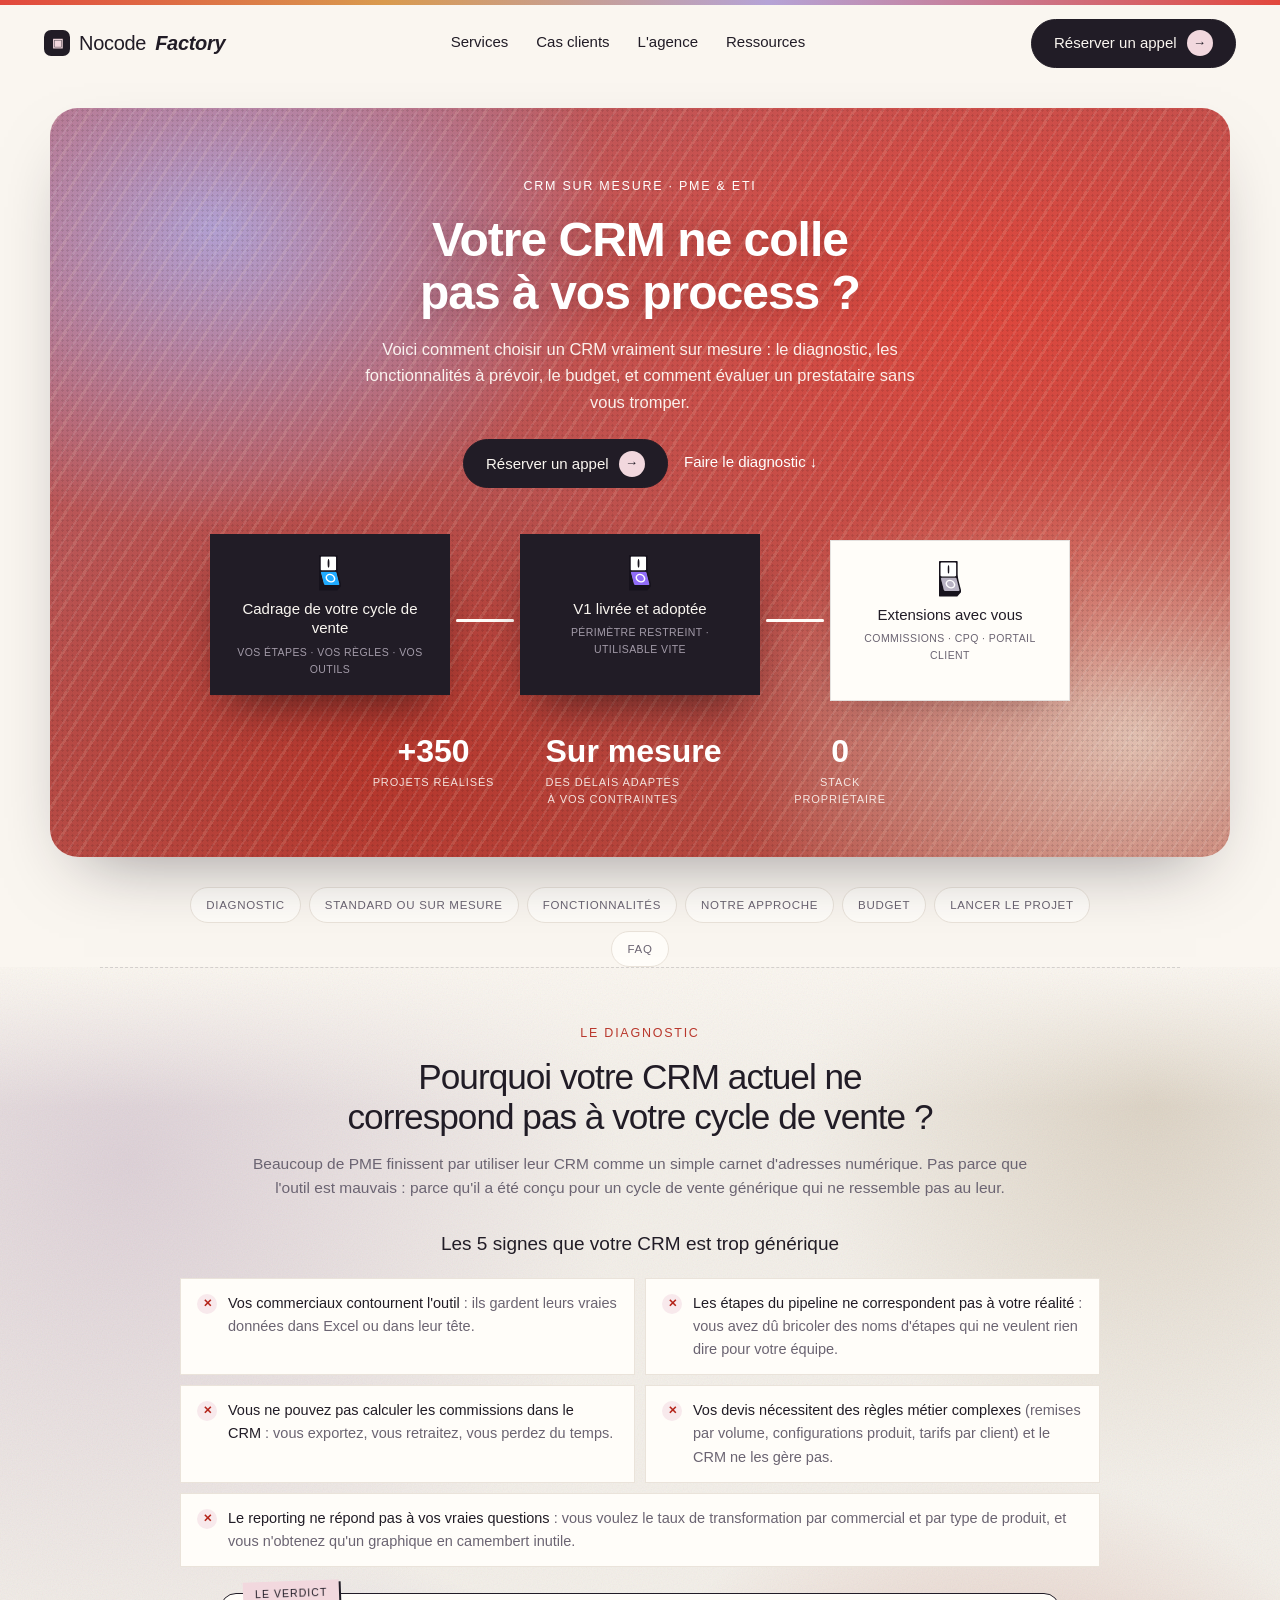
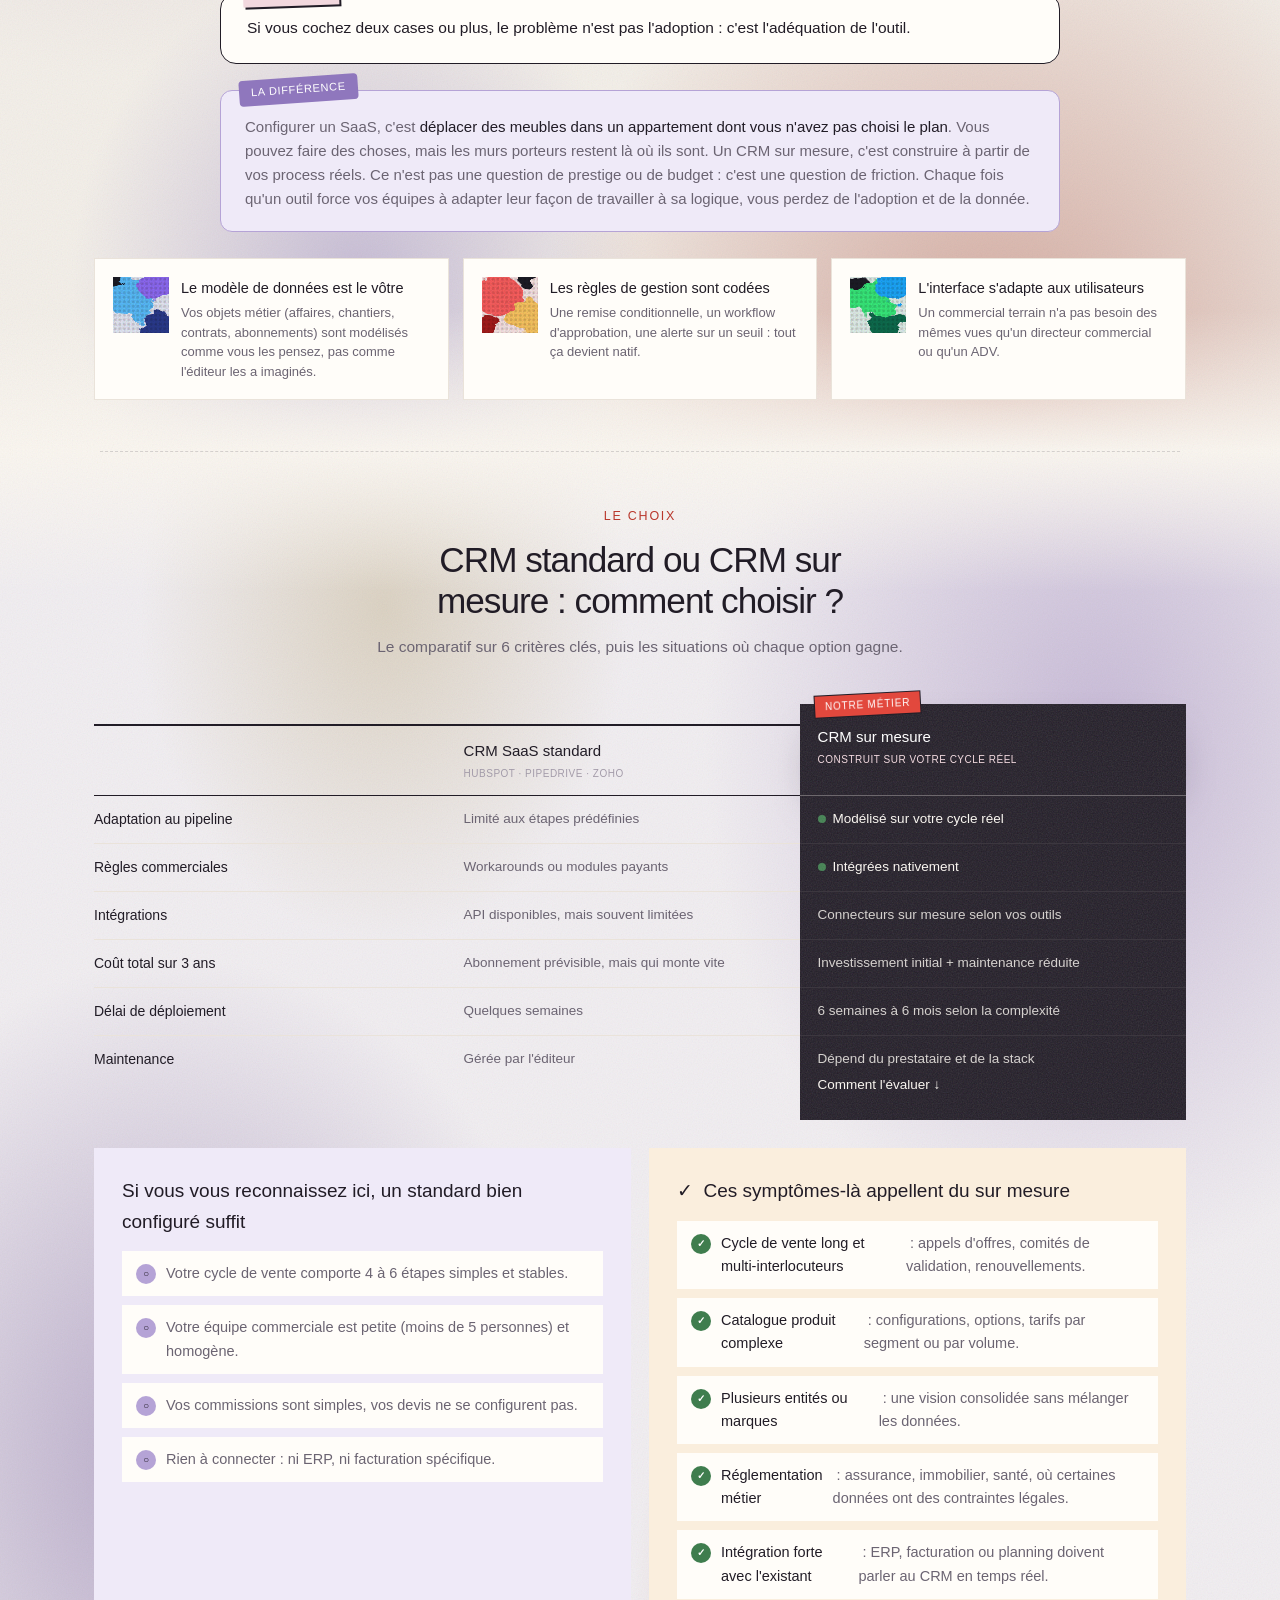
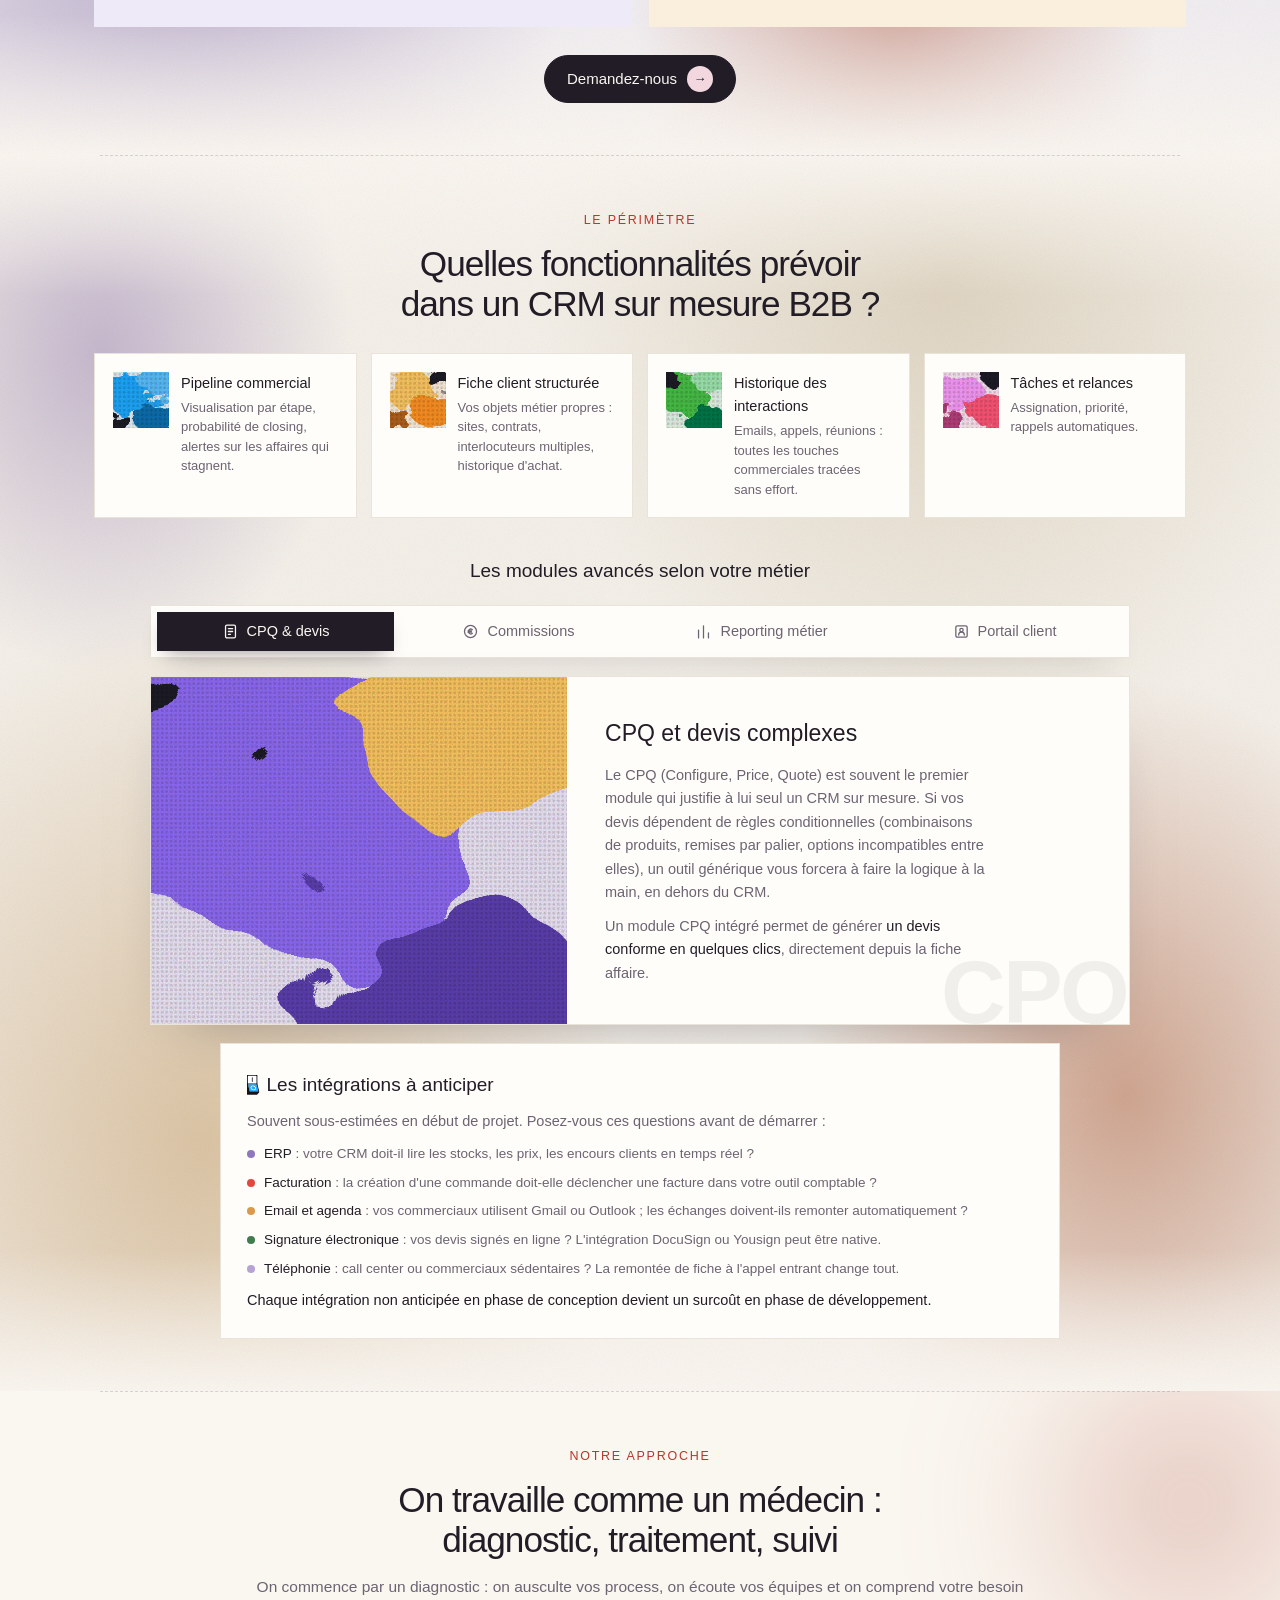
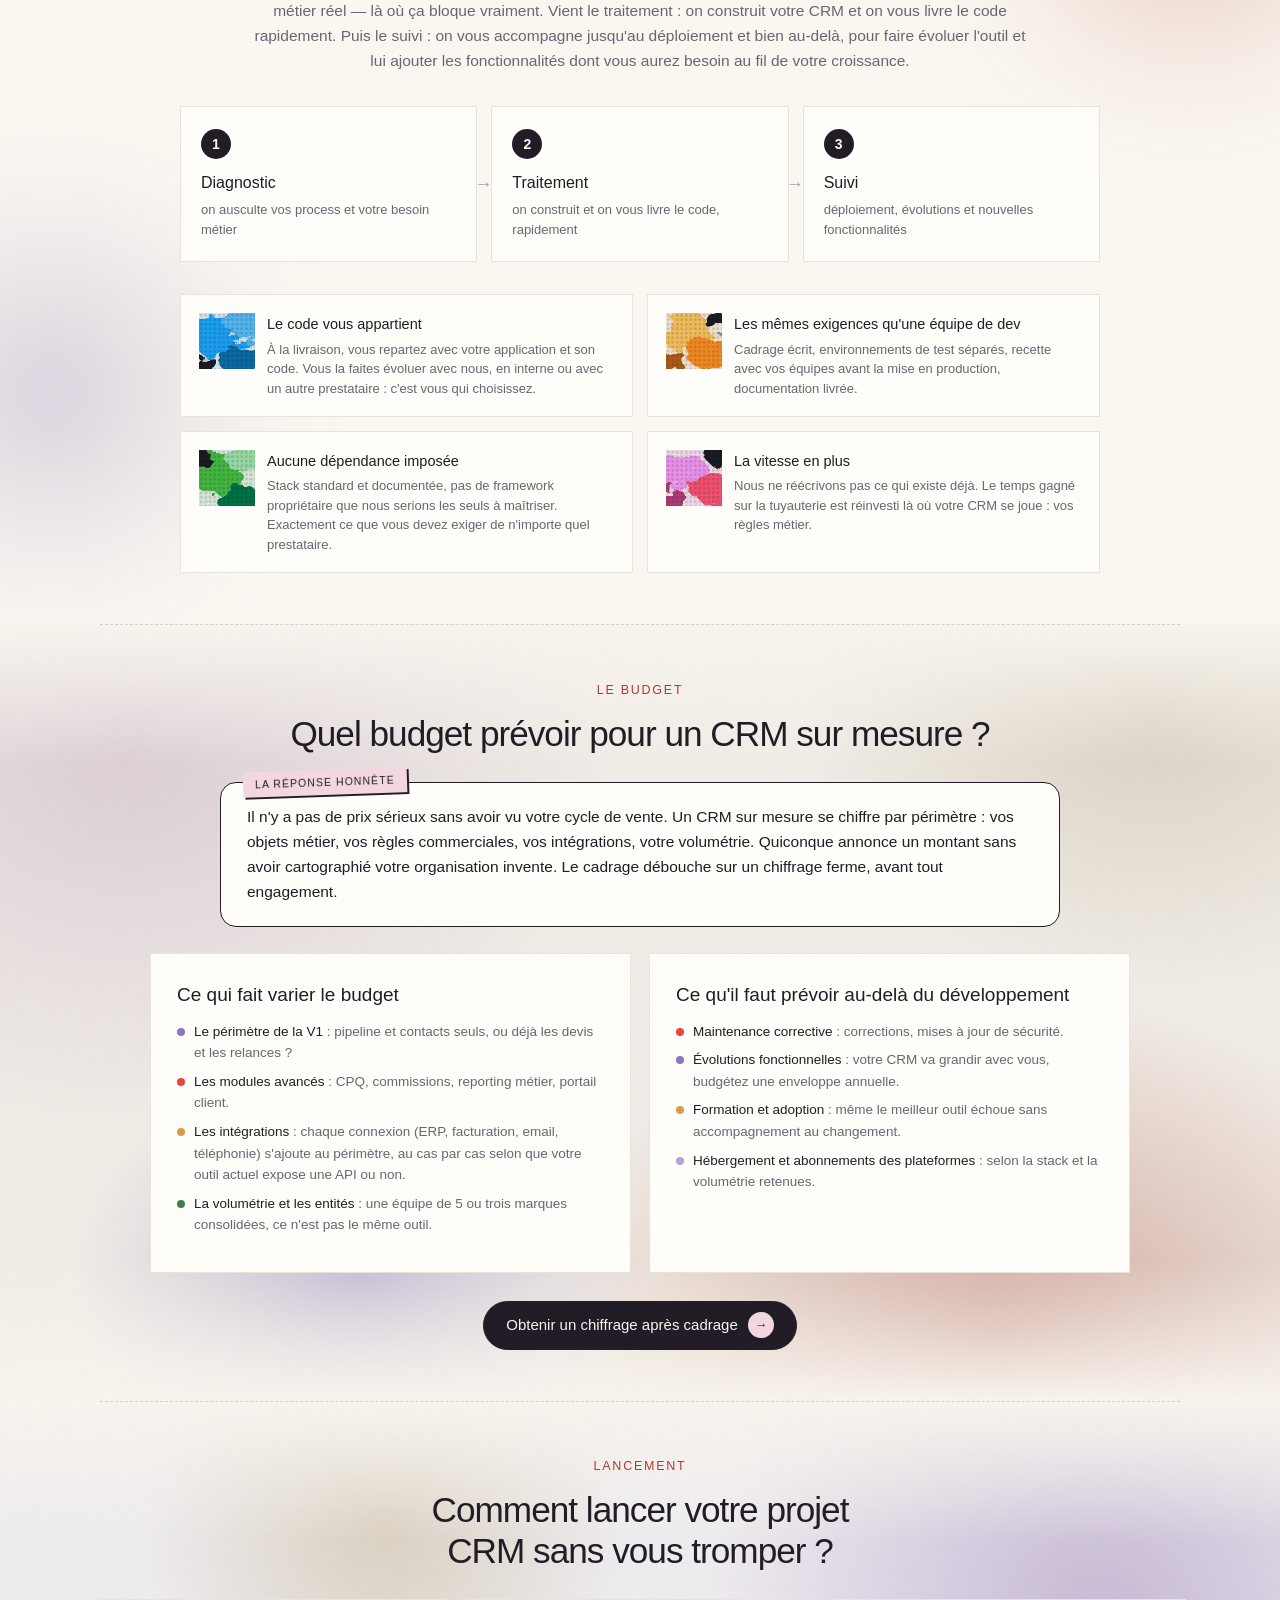
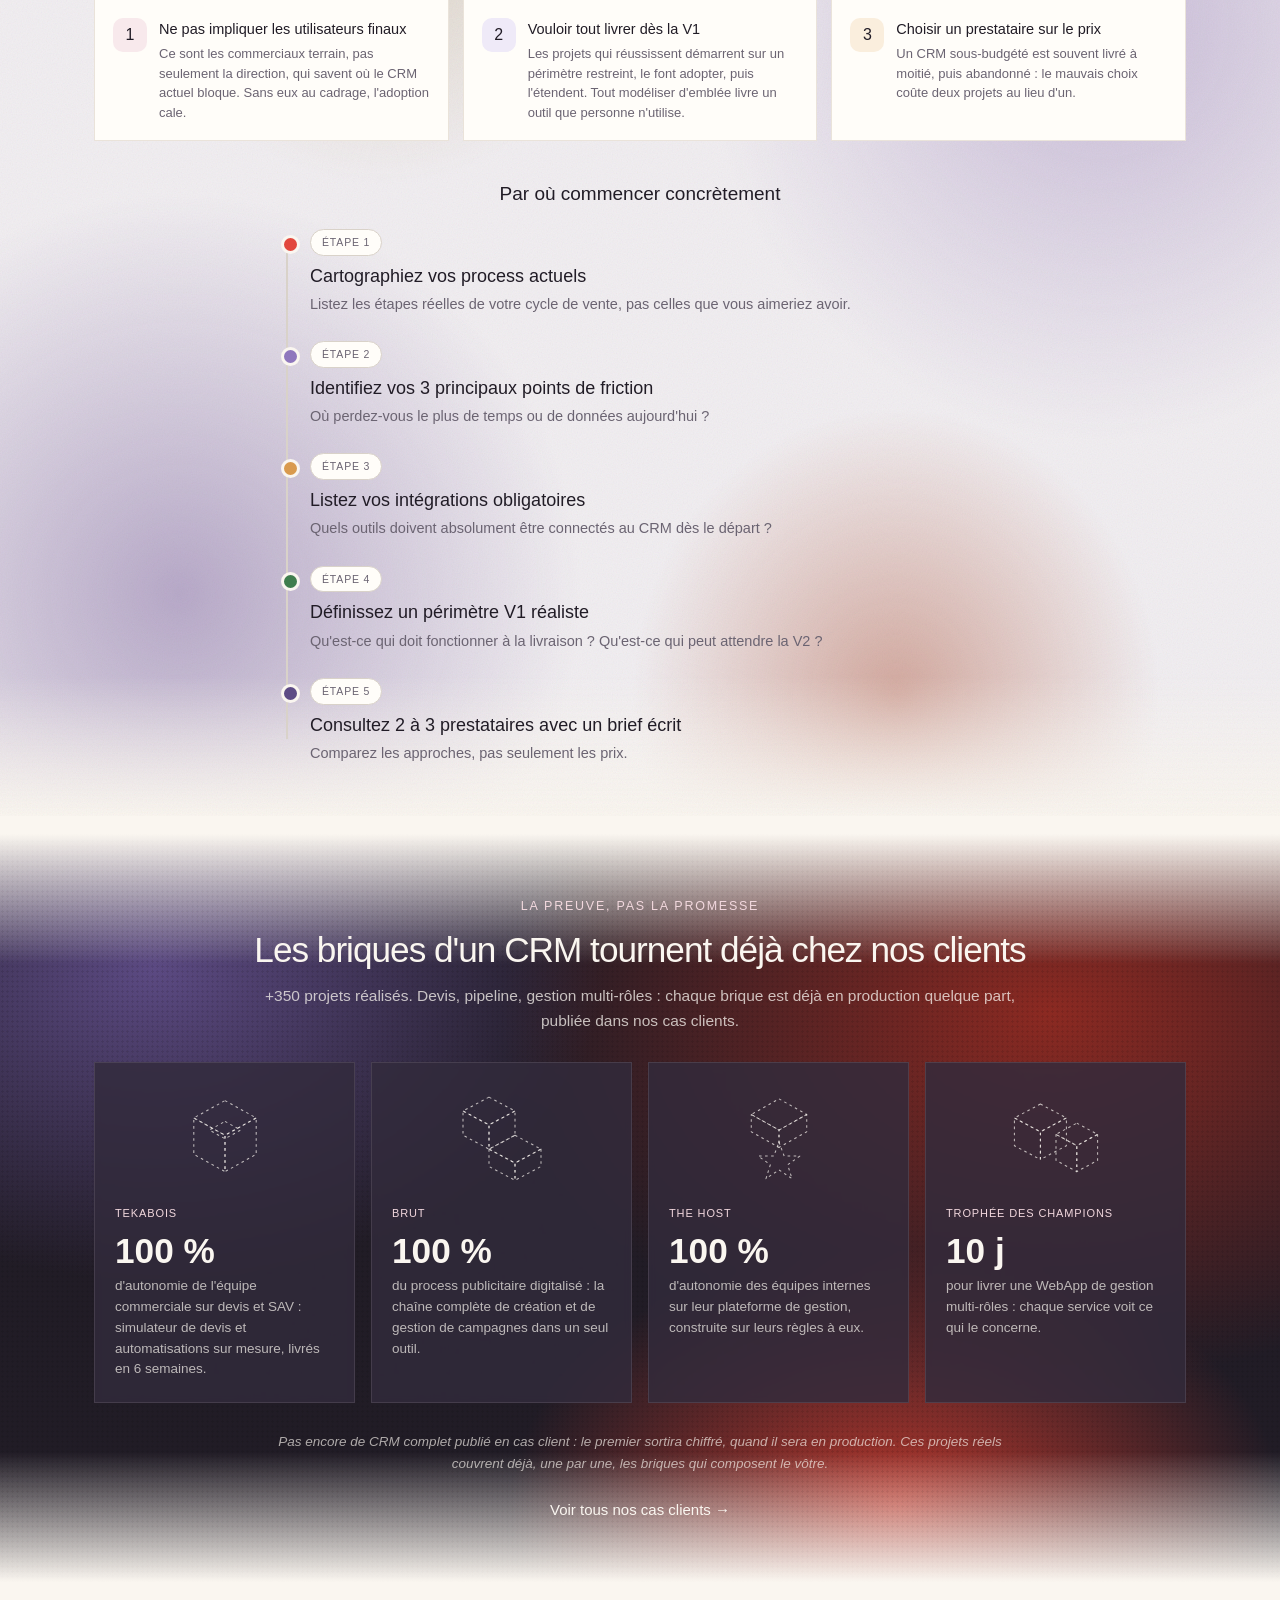
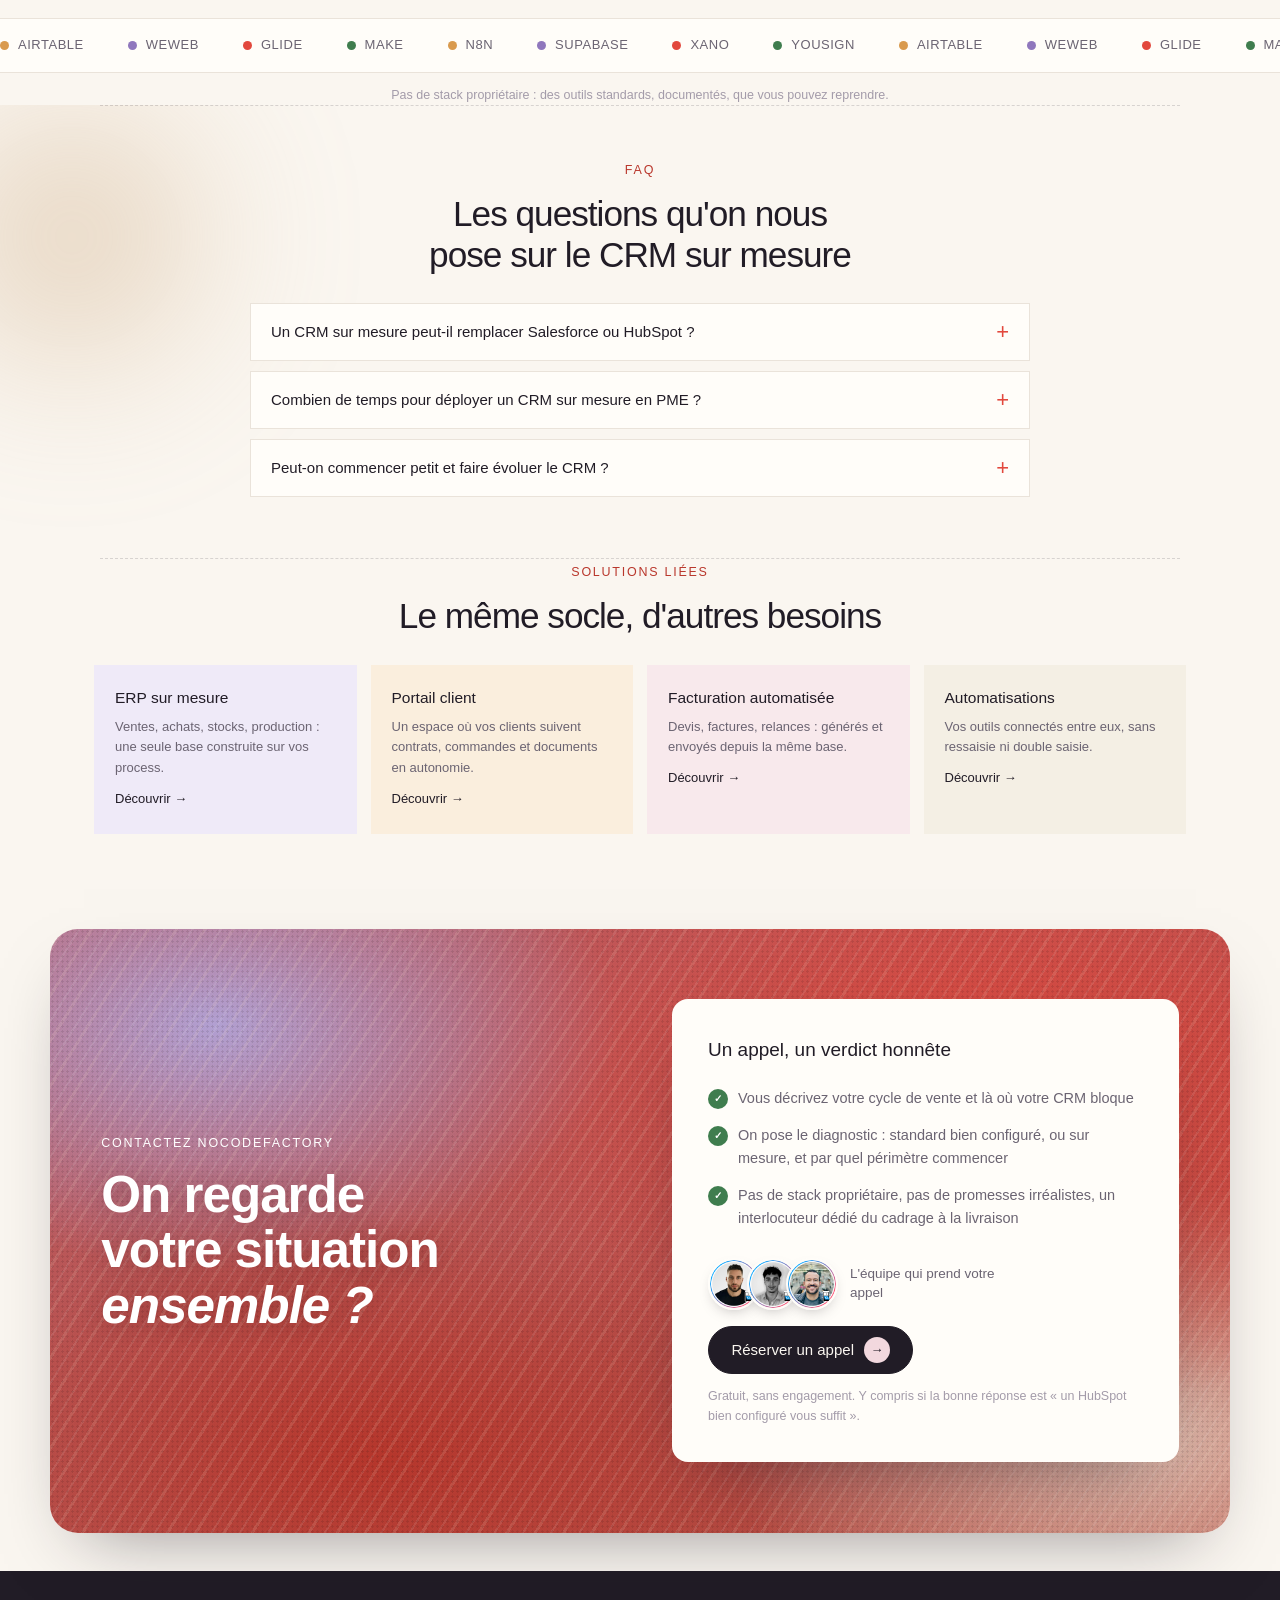
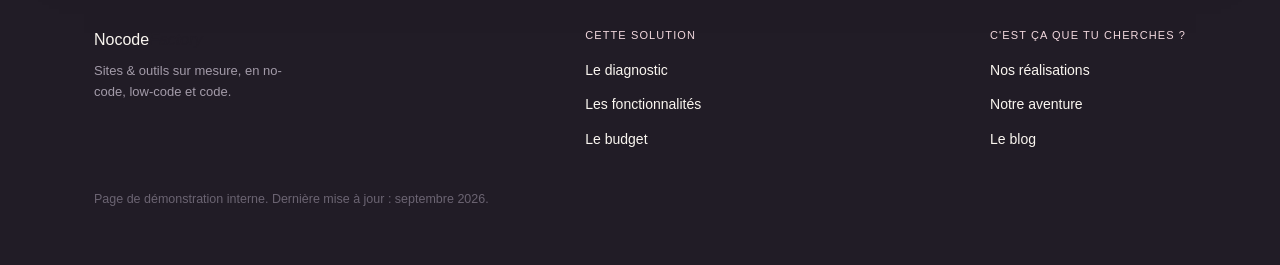
<file: page-solution-crm-preview.html>
<!DOCTYPE html>
<html lang="fr">
<head>
<meta charset="UTF-8">
<meta name="viewport" content="width=device-width, initial-scale=1.0">
<meta name="robots" content="noindex, nofollow"><!-- preview interne : retirer noindex à la mise en ligne réelle -->
<title>CRM sur mesure : comment choisir un outil qui colle à vos process | Nocode Factory</title>
<meta name="description" content="Votre CRM actuel ne colle pas à votre cycle de vente ? Guide complet du CRM sur mesure : diagnostic en 5 signes, standard ou sur mesure, fonctionnalités (CPQ, commissions, portail client), budget, et comment évaluer un prestataire.">
<!--
  ============================================================================
  Page SOLUTION Nocode Factory — instance CRM SUR MESURE (2e instance du
  template de blocs, montée depuis page-solution-erp-preview.html v6)
  Contenu éditorial : texte fourni par Emilien le 11/09/2026, imbriqué
  dans la bibliothèque de blocs. DA organique grainée (réf. Galadrim).

  Blocs utilisés (voir le canonique ERP pour la bibliothèque complète) :
  hero-intent · sommaire · enbref (variante tableau) · diagnostic (errs +
  short + genius + benefices) · comparatif (cols3, colonne encre) · adapte
  ✓/✕ · fonctionnalités (feats + costcards) · prestataire (recipe + errs +
  approche-fromscratch) · cout (tableaux + coûts cachés) · lancement
  (costcards + timeline) · preuve · stack · faq · maillage · cta-final

  v10 (14/09, retours Emilien) : comparatifs statiques (plus de scroll
  horizontal, stack sous 720px) ; tableau « no-code vs dev traditionnel »
  SUPPRIMÉ (il affirmait une dépendance à une plateforme tierce : FAUX,
  le code est livré au client) → remplacé par le bloc approche-fromscratch
  (« rigueur du from scratch, vitesse du low-code », 4 cartes) ; crochets
  [ ] retirés des labels et mono machine-à-écrire → Acidgrotesk partout.

  v2 (11/09 soir, recadrage Emilien) : logique « consultation médecin ».
  La page problème = « pourquoi j'ai mal » ; la page solution = le
  traitement : diagnostic qui pointe la douleur, fonctionnalités = effets
  du médicament, et l'envie de réserver l'appel avec le praticien.
  RETIRÉ sur décision Emilien : bloc « En bref » (tableau profils/budgets)
  et tous les prix chiffrés (arbitrage prix tranché : aucun prix publié,
  la section budget explique COMMENT on chiffre). Retirées aussi : les
  2 chips flottantes du hero. CTA unifiés « Réserver un appel (30 min) ».

  Règles NCF encodées (NE PAS RETIRER) :
    - Cas clients : uniquement les cas réels publiés sur nocodefactory.fr ;
      le disclaimer « pas encore de CRM complet publié » reste tant que vrai
    - Conversion = décrire son projet / premier échange ; pas de capture email
    - Zéro tiret cadratin dans la copy (marqueur IA)
  ============================================================================
-->
<style>
  @font-face{font-family:"Fff Acidgrotesk";font-weight:300;font-display:swap;src:url("https://cdn.prod.website-files.com/66eaebf7f23c6ba827f8cde2/68a46699a823bbdcee701e3c_FFF-AcidGrotesk-Light-TRIAL.woff2") format("woff2")}
  @font-face{font-family:"Fff Acidgrotesk";font-weight:400;font-display:swap;src:url("https://cdn.prod.website-files.com/66eaebf7f23c6ba827f8cde2/68a4669900f9dc6c3cbdc9e0_FFF-AcidGrotesk-Normal-TRIAL.woff2") format("woff2")}
  @font-face{font-family:"Fff Acidgrotesk";font-weight:500;font-display:swap;src:url("https://cdn.prod.website-files.com/66eaebf7f23c6ba827f8cde2/68a4669989a8cf768546dcdd_FFF-AcidGrotesk-Medium-TRIAL.woff2") format("woff2")}
  @font-face{font-family:"Fff Acidgrotesk";font-weight:700;font-display:swap;src:url("https://cdn.prod.website-files.com/66eaebf7f23c6ba827f8cde2/68a46699277ec66f5b9dbc0c_FFF-AcidGrotesk-Bold-TRIAL.woff2") format("woff2")}
  :root{
    --cream:#faf6f0; --paper:#fffdf9; --white:#fff;
    --ink:#211c26; --ink-soft:#3a3342; --grey:#6b6472; --smoke:#a39ba9;
    --hair:#eae3da; --lightgrey:#d9d2c9;
    --coral:#e2483d; --coral-deep:#b9372c; --coral-dark:#8e2a22;
    --lilac:#b5a3d6; --lilac-deep:#8f77bd; --lilac-dark:#5d4b85;
    --rose:#f2d8de; --peach:#f5e3cf; --ocre:#d99a4e;
    --green-ok:#3f7d4e; --red-ko:#b42318;
    --pastel-rose:#f8e9ec; --pastel-lilac:#efeaf8; --pastel-peach:#faeedd; --pastel-cream:#f4efe4;
    --sans:"Fff Acidgrotesk",Arial,sans-serif;
    /* labels : même famille que le corps (retour Emilien 14/09 — plus de mono machine-à-écrire) */
    --mono:"Fff Acidgrotesk",Arial,sans-serif;
    --r-lg:1.5rem; --r-md:1rem; --r-sm:.75rem;
    --grain:url("data:image/svg+xml,%3Csvg xmlns='http://www.w3.org/2000/svg' width='180' height='180'%3E%3Cfilter id='n'%3E%3CfeTurbulence type='fractalNoise' baseFrequency='0.8' numOctaves='2' stitchTiles='stitch'/%3E%3C/filter%3E%3Crect width='180' height='180' filter='url(%23n)'/%3E%3C/svg%3E");
  }
  *{box-sizing:border-box;margin:0;padding:0}
  html{scroll-behavior:smooth;scroll-padding-top:100px}
  body{font-family:var(--sans);background:var(--cream);color:var(--ink);font-size:16px;line-height:1.6}
  ::selection{background:var(--rose);color:var(--ink)}
  img{max-width:100%}
  a{color:inherit}
  b,strong{font-weight:500;color:var(--ink)}

  .rainbow{height:5px;background:linear-gradient(90deg,#e2483d,#d99a4e 30%,#b5a3d6 60%,#e2483d);transition:height .3s;cursor:pointer}
  .rainbow:hover{height:20px}

  .organic{position:relative;overflow:hidden;isolation:isolate}
  .organic::before{content:"";position:absolute;inset:0;z-index:1;pointer-events:none;
    background-image:radial-gradient(circle,rgba(30,12,18,.20) 1px,transparent 1.35px);
    background-size:5px 5px;opacity:.55;mix-blend-mode:multiply}
  .organic::after{content:"";position:absolute;inset:0;z-index:1;pointer-events:none;
    background-image:var(--grain);opacity:.14;mix-blend-mode:multiply}
  .organic>*{position:relative;z-index:2}
  .organic-warm{background:
    repeating-linear-gradient(122deg,rgba(255,255,255,.09) 0 2px,rgba(255,255,255,0) 2px 10px,rgba(255,224,205,.13) 10px 13px,rgba(255,255,255,0) 13px 24px),
    radial-gradient(55% 65% at 14% 16%,#b5a3d6 0%,rgba(181,163,214,0) 62%),
    radial-gradient(70% 80% at 80% 26%,#e2483d 0%,rgba(226,72,61,0) 68%),
    radial-gradient(60% 66% at 28% 88%,#b9372c 0%,rgba(185,55,44,0) 62%),
    radial-gradient(48% 58% at 92% 84%,#e5c3b4 0%,rgba(229,195,180,0) 72%),
    linear-gradient(160deg,#c05f66,#b74a3e)}

  /* transition croisée entre les pages /solutions/ (View Transitions API) */
  @view-transition{navigation:auto}

  /* ===== vignettes d'art génératif (réf. visuelles Emilien 11/09 16h) =====
     100 % CSS : gradients + blur + grain. 4 matières déclinables. */
  .art{position:relative;border-radius:12px;overflow:hidden;flex:0 0 auto;isolation:isolate}
  .art::before{content:"";position:absolute;inset:-10%;z-index:0}
  .art::after{content:"";position:absolute;inset:0;z-index:1;background-image:radial-gradient(circle,rgba(45,15,15,.30) 1.1px,transparent 1.6px),var(--grain);background-size:4.5px 4.5px,180px;mix-blend-mode:multiply;opacity:.55;pointer-events:none}
  .art-sq{width:56px;height:56px}
  .art-sm{width:48px;height:48px;margin-bottom:12px}
  .art-band{width:100%;height:110px;margin-bottom:16px}
  .art-p1::before{background:url("data:image/svg+xml,%3Csvg xmlns=%27http://www.w3.org/2000/svg%27 viewBox=%270 0 220 220%27%3E%3Cfilter id=%27p%27 x=%27-30%25%27 y=%27-30%25%27 width=%27160%25%27 height=%27160%25%27%3E%3CfeTurbulence type=%27fractalNoise%27 baseFrequency=%270.013 0.019%27 numOctaves=%273%27 seed=%275%27/%3E%3CfeDisplacementMap in=%27SourceGraphic%27 scale=%2795%27/%3E%3C/filter%3E%3Crect width=%27220%27 height=%27220%27 fill=%27%23e3f2fb%27/%3E%3Cg filter=%27url(%23p)%27%3E%3Cellipse cx=%2770%27 cy=%2790%27 rx=%2785%27 ry=%2762%27 fill=%27%231faaff%27/%3E%3Cellipse cx=%27165%27 cy=%2745%27 rx=%2765%27 ry=%2750%27 fill=%27%235ac0ff%27/%3E%3Cellipse cx=%27160%27 cy=%27175%27 rx=%2770%27 ry=%2752%27 fill=%27%230f6fb0%27/%3E%3Cellipse cx=%2730%27 cy=%27185%27 rx=%2745%27 ry=%2738%27 fill=%27%231e1a28%27/%3E%3C/g%3E%3C/svg%3E");background-size:cover;background-position:center}
  .art-p2::before{background:url("data:image/svg+xml,%3Csvg xmlns=%27http://www.w3.org/2000/svg%27 viewBox=%270 0 220 220%27%3E%3Cfilter id=%27p%27 x=%27-30%25%27 y=%27-30%25%27 width=%27160%25%27 height=%27160%25%27%3E%3CfeTurbulence type=%27fractalNoise%27 baseFrequency=%270.013 0.019%27 numOctaves=%273%27 seed=%2711%27/%3E%3CfeDisplacementMap in=%27SourceGraphic%27 scale=%2795%27/%3E%3C/filter%3E%3Crect width=%27220%27 height=%27220%27 fill=%27%23fdf1dd%27/%3E%3Cg filter=%27url(%23p)%27%3E%3Cellipse cx=%2775%27 cy=%2770%27 rx=%2785%27 ry=%2760%27 fill=%27%23ffca64%27/%3E%3Cellipse cx=%27160%27 cy=%27150%27 rx=%2772%27 ry=%2755%27 fill=%27%23ff9323%27/%3E%3Cellipse cx=%2730%27 cy=%27170%27 rx=%2750%27 ry=%2742%27 fill=%27%23b3641a%27/%3E%3Cellipse cx=%27185%27 cy=%2740%27 rx=%2742%27 ry=%2734%27 fill=%27%231e1a28%27/%3E%3C/g%3E%3C/svg%3E");background-size:cover;background-position:center}
  .art-p3::before{background:url("data:image/svg+xml,%3Csvg xmlns=%27http://www.w3.org/2000/svg%27 viewBox=%270 0 220 220%27%3E%3Cfilter id=%27p%27 x=%27-30%25%27 y=%27-30%25%27 width=%27160%25%27 height=%27160%25%27%3E%3CfeTurbulence type=%27fractalNoise%27 baseFrequency=%270.013 0.019%27 numOctaves=%273%27 seed=%2717%27/%3E%3CfeDisplacementMap in=%27SourceGraphic%27 scale=%2795%27/%3E%3C/filter%3E%3Crect width=%27220%27 height=%27220%27 fill=%27%23e4f6e8%27/%3E%3Cg filter=%27url(%23p)%27%3E%3Cellipse cx=%2780%27 cy=%2795%27 rx=%2785%27 ry=%2762%27 fill=%27%2347c247%27/%3E%3Cellipse cx=%27170%27 cy=%2750%27 rx=%2760%27 ry=%2748%27 fill=%27%239fe8b0%27/%3E%3Cellipse cx=%27150%27 cy=%27180%27 rx=%2768%27 ry=%2750%27 fill=%27%23027a48%27/%3E%3Cellipse cx=%2725%27 cy=%2735%27 rx=%2740%27 ry=%2734%27 fill=%27%231e1a28%27/%3E%3C/g%3E%3C/svg%3E");background-size:cover;background-position:center}
  .art-p4::before{background:url("data:image/svg+xml,%3Csvg xmlns=%27http://www.w3.org/2000/svg%27 viewBox=%270 0 220 220%27%3E%3Cfilter id=%27p%27 x=%27-30%25%27 y=%27-30%25%27 width=%27160%25%27 height=%27160%25%27%3E%3CfeTurbulence type=%27fractalNoise%27 baseFrequency=%270.013 0.019%27 numOctaves=%273%27 seed=%2723%27/%3E%3CfeDisplacementMap in=%27SourceGraphic%27 scale=%2795%27/%3E%3C/filter%3E%3Crect width=%27220%27 height=%27220%27 fill=%27%23fbe9f5%27/%3E%3Cg filter=%27url(%23p)%27%3E%3Cellipse cx=%2765%27 cy=%2780%27 rx=%2782%27 ry=%2760%27 fill=%27%23f99bfb%27/%3E%3Cellipse cx=%27165%27 cy=%27140%27 rx=%2770%27 ry=%2754%27 fill=%27%23ff5777%27/%3E%3Cellipse cx=%2735%27 cy=%27180%27 rx=%2752%27 ry=%2742%27 fill=%27%23b7407e%27/%3E%3Cellipse cx=%27180%27 cy=%2730%27 rx=%2740%27 ry=%2732%27 fill=%27%231e1a28%27/%3E%3C/g%3E%3C/svg%3E");background-size:cover;background-position:center}
  .art-p5::before{background:url("data:image/svg+xml,%3Csvg xmlns=%27http://www.w3.org/2000/svg%27 viewBox=%270 0 220 220%27%3E%3Cfilter id=%27p%27 x=%27-30%25%27 y=%27-30%25%27 width=%27160%25%27 height=%27160%25%27%3E%3CfeTurbulence type=%27fractalNoise%27 baseFrequency=%270.013 0.019%27 numOctaves=%273%27 seed=%2731%27/%3E%3CfeDisplacementMap in=%27SourceGraphic%27 scale=%2795%27/%3E%3C/filter%3E%3Crect width=%27220%27 height=%27220%27 fill=%27%23efe9fb%27/%3E%3Cg filter=%27url(%23p)%27%3E%3Cellipse cx=%2770%27 cy=%2790%27 rx=%2788%27 ry=%2764%27 fill=%27%23906cf8%27/%3E%3Cellipse cx=%27170%27 cy=%2755%27 rx=%2762%27 ry=%2748%27 fill=%27%23ffca64%27/%3E%3Cellipse cx=%27150%27 cy=%27180%27 rx=%2766%27 ry=%2750%27 fill=%27%235d3fb2%27/%3E%3Cellipse cx=%2725%27 cy=%2730%27 rx=%2738%27 ry=%2732%27 fill=%27%231e1a28%27/%3E%3C/g%3E%3C/svg%3E");background-size:cover;background-position:center}
  .art-p6::before{background:url("data:image/svg+xml,%3Csvg xmlns=%27http://www.w3.org/2000/svg%27 viewBox=%270 0 220 220%27%3E%3Cfilter id=%27p%27 x=%27-30%25%27 y=%27-30%25%27 width=%27160%25%27 height=%27160%25%27%3E%3CfeTurbulence type=%27fractalNoise%27 baseFrequency=%270.013 0.019%27 numOctaves=%273%27 seed=%2737%27/%3E%3CfeDisplacementMap in=%27SourceGraphic%27 scale=%2795%27/%3E%3C/filter%3E%3Crect width=%27220%27 height=%27220%27 fill=%27%23f2f7e2%27/%3E%3Cg filter=%27url(%23p)%27%3E%3Cellipse cx=%2775%27 cy=%2775%27 rx=%2785%27 ry=%2762%27 fill=%27%2347c247%27/%3E%3Cellipse cx=%27160%27 cy=%27155%27 rx=%2772%27 ry=%2754%27 fill=%27%23ffd361%27/%3E%3Cellipse cx=%2730%27 cy=%27175%27 rx=%2750%27 ry=%2740%27 fill=%27%23027a48%27/%3E%3Cellipse cx=%27185%27 cy=%2735%27 rx=%2740%27 ry=%2732%27 fill=%27%231e1a28%27/%3E%3C/g%3E%3C/svg%3E");background-size:cover;background-position:center}
  .art-p7::before{background:url("data:image/svg+xml,%3Csvg xmlns=%27http://www.w3.org/2000/svg%27 viewBox=%270 0 220 220%27%3E%3Cfilter id=%27p%27 x=%27-30%25%27 y=%27-30%25%27 width=%27160%25%27 height=%27160%25%27%3E%3CfeTurbulence type=%27fractalNoise%27 baseFrequency=%270.013 0.019%27 numOctaves=%273%27 seed=%2741%27/%3E%3CfeDisplacementMap in=%27SourceGraphic%27 scale=%2795%27/%3E%3C/filter%3E%3Crect width=%27220%27 height=%27220%27 fill=%27%23e9f1f9%27/%3E%3Cg filter=%27url(%23p)%27%3E%3Cellipse cx=%2770%27 cy=%2785%27 rx=%2785%27 ry=%2762%27 fill=%27%231faaff%27/%3E%3Cellipse cx=%27165%27 cy=%27150%27 rx=%2768%27 ry=%2752%27 fill=%27%23ff6161%27/%3E%3Cellipse cx=%2735%27 cy=%27180%27 rx=%2750%27 ry=%2740%27 fill=%27%230f4c81%27/%3E%3Cellipse cx=%27180%27 cy=%2730%27 rx=%2742%27 ry=%2734%27 fill=%27%231e1a28%27/%3E%3C/g%3E%3C/svg%3E");background-size:cover;background-position:center}
  .art-p8::before{background:url("data:image/svg+xml,%3Csvg xmlns=%27http://www.w3.org/2000/svg%27 viewBox=%270 0 220 220%27%3E%3Cfilter id=%27p%27 x=%27-30%25%27 y=%27-30%25%27 width=%27160%25%27 height=%27160%25%27%3E%3CfeTurbulence type=%27fractalNoise%27 baseFrequency=%270.013 0.019%27 numOctaves=%273%27 seed=%2747%27/%3E%3CfeDisplacementMap in=%27SourceGraphic%27 scale=%2795%27/%3E%3C/filter%3E%3Crect width=%27220%27 height=%27220%27 fill=%27%23fdeee4%27/%3E%3Cg filter=%27url(%23p)%27%3E%3Cellipse cx=%2775%27 cy=%2780%27 rx=%2785%27 ry=%2760%27 fill=%27%23ff9323%27/%3E%3Cellipse cx=%27160%27 cy=%27155%27 rx=%2770%27 ry=%2752%27 fill=%27%23f99bfb%27/%3E%3Cellipse cx=%2730%27 cy=%27175%27 rx=%2748%27 ry=%2740%27 fill=%27%23c2410c%27/%3E%3Cellipse cx=%27185%27 cy=%2735%27 rx=%2740%27 ry=%2732%27 fill=%27%231e1a28%27/%3E%3C/g%3E%3C/svg%3E");background-size:cover;background-position:center}
  .art-p9::before{background:url("data:image/svg+xml,%3Csvg xmlns=%27http://www.w3.org/2000/svg%27 viewBox=%270 0 220 220%27%3E%3Cfilter id=%27p%27 x=%27-30%25%27 y=%27-30%25%27 width=%27160%25%27 height=%27160%25%27%3E%3CfeTurbulence type=%27fractalNoise%27 baseFrequency=%270.013 0.019%27 numOctaves=%273%27 seed=%2753%27/%3E%3CfeDisplacementMap in=%27SourceGraphic%27 scale=%2795%27/%3E%3C/filter%3E%3Crect width=%27220%27 height=%27220%27 fill=%27%23e9edfa%27/%3E%3Cg filter=%27url(%23p)%27%3E%3Cellipse cx=%2770%27 cy=%2785%27 rx=%2785%27 ry=%2762%27 fill=%27%235ac0ff%27/%3E%3Cellipse cx=%27165%27 cy=%2750%27 rx=%2762%27 ry=%2748%27 fill=%27%23906cf8%27/%3E%3Cellipse cx=%27150%27 cy=%27180%27 rx=%2766%27 ry=%2750%27 fill=%27%232b3a8f%27/%3E%3Cellipse cx=%2728%27 cy=%2730%27 rx=%2738%27 ry=%2732%27 fill=%27%231e1a28%27/%3E%3C/g%3E%3C/svg%3E");background-size:cover;background-position:center}
  .art-p10::before{background:url("data:image/svg+xml,%3Csvg xmlns=%27http://www.w3.org/2000/svg%27 viewBox=%270 0 220 220%27%3E%3Cfilter id=%27p%27 x=%27-30%25%27 y=%27-30%25%27 width=%27160%25%27 height=%27160%25%27%3E%3CfeTurbulence type=%27fractalNoise%27 baseFrequency=%270.013 0.019%27 numOctaves=%273%27 seed=%2759%27/%3E%3CfeDisplacementMap in=%27SourceGraphic%27 scale=%2795%27/%3E%3C/filter%3E%3Crect width=%27220%27 height=%27220%27 fill=%27%23fdeaea%27/%3E%3Cg filter=%27url(%23p)%27%3E%3Cellipse cx=%2772%27 cy=%2780%27 rx=%2785%27 ry=%2760%27 fill=%27%23ff6161%27/%3E%3Cellipse cx=%27165%27 cy=%27150%27 rx=%2768%27 ry=%2752%27 fill=%27%23ffca64%27/%3E%3Cellipse cx=%2732%27 cy=%27178%27 rx=%2750%27 ry=%2740%27 fill=%27%23a81f1f%27/%3E%3Cellipse cx=%27182%27 cy=%2732%27 rx=%2740%27 ry=%2732%27 fill=%27%231e1a28%27/%3E%3C/g%3E%3C/svg%3E");background-size:cover;background-position:center}
  .art-p11::before{background:url("data:image/svg+xml,%3Csvg xmlns=%27http://www.w3.org/2000/svg%27 viewBox=%270 0 220 220%27%3E%3Cfilter id=%27p%27 x=%27-30%25%27 y=%27-30%25%27 width=%27160%25%27 height=%27160%25%27%3E%3CfeTurbulence type=%27fractalNoise%27 baseFrequency=%270.013 0.019%27 numOctaves=%273%27 seed=%2761%27/%3E%3CfeDisplacementMap in=%27SourceGraphic%27 scale=%2795%27/%3E%3C/filter%3E%3Crect width=%27220%27 height=%27220%27 fill=%27%23e6f5f0%27/%3E%3Cg filter=%27url(%23p)%27%3E%3Cellipse cx=%2775%27 cy=%2785%27 rx=%2785%27 ry=%2762%27 fill=%27%2338ef7d%27/%3E%3Cellipse cx=%27162%27 cy=%2752%27 rx=%2762%27 ry=%2748%27 fill=%27%231faaff%27/%3E%3Cellipse cx=%27148%27 cy=%27180%27 rx=%2766%27 ry=%2750%27 fill=%27%230b6e4f%27/%3E%3Cellipse cx=%2728%27 cy=%2732%27 rx=%2738%27 ry=%2732%27 fill=%27%231e1a28%27/%3E%3C/g%3E%3C/svg%3E");background-size:cover;background-position:center}
  @media(prefers-reduced-motion:no-preference){
    .art::before{animation:artdrift 16s ease-in-out infinite alternate}
    .art:hover::before{animation-play-state:paused}
  }
  @keyframes artdrift{to{transform:scale(1.12) rotate(4deg)}}
  @keyframes artpan{to{transform:translateX(-5%)}}

  .dark.organic::before,.dark.organic::after{-webkit-mask-image:linear-gradient(180deg,transparent 0,#000 130px,#000 calc(100% - 130px),transparent 100%);mask-image:linear-gradient(180deg,transparent 0,#000 130px,#000 calc(100% - 130px),transparent 100%)}

  /* ===== fonds de sections teintés (recadrage Emilien : moins de blanc) =====
     Chaque grande partie de la page a sa teinte + stries soyeuses + grain ;
     les cartes papier se posent dessus. Alternance rose → lilas → pêche. */
  .tint{position:relative;isolation:isolate}
  .tint::after{content:"";position:absolute;inset:0;z-index:0;pointer-events:none;background-image:var(--grain);opacity:.09;mix-blend-mode:multiply}
  .tint>*{position:relative;z-index:1}
  /* nappes organiques asymétriques : chaque section a sa composition, aucune répétition */
  /* nappes minérales désaturées (réf. = la section sombre, transposée en clair) */
  .tint-stone{background:
    linear-gradient(180deg,#faf6f0 0,rgba(250,246,240,0) 140px,rgba(250,246,240,0) calc(100% - 140px),#faf6f0 100%),
    radial-gradient(58% 72% at 10% 18%,#ded2d8 0%,rgba(222,210,216,0) 66%),
    radial-gradient(44% 58% at 90% 12%,#ddd4c6 0%,rgba(221,212,198,0) 62%),
    radial-gradient(62% 78% at 78% 92%,#d3a99f 0%,rgba(211,169,159,0) 58%),
    radial-gradient(40% 52% at 28% 84%,#c8bed6 0%,rgba(200,190,214,0) 56%),
    #f3efe9}
  .tint-mauve{background:
    linear-gradient(180deg,#faf6f0 0,rgba(250,246,240,0) 140px,rgba(250,246,240,0) calc(100% - 140px),#faf6f0 100%),
    radial-gradient(50% 66% at 86% 22%,#c9bcd8 0%,rgba(201,188,216,0) 62%),
    radial-gradient(56% 70% at 14% 78%,#b8aac9 0%,rgba(184,170,201,0) 56%),
    radial-gradient(38% 52% at 70% 88%,#d3a99f 0%,rgba(211,169,159,0) 54%),
    radial-gradient(34% 46% at 30% 12%,#dcd3c4 0%,rgba(220,211,196,0) 56%),
    #f1eef1}
  .tint-sand{background:
    linear-gradient(180deg,#faf6f0 0,rgba(250,246,240,0) 140px,rgba(250,246,240,0) calc(100% - 140px),#faf6f0 100%),
    radial-gradient(54% 70% at 16% 80%,#dbc4a4 0%,rgba(219,196,164,0) 62%),
    radial-gradient(46% 60% at 88% 76%,#cfa590 0%,rgba(207,165,144,0) 56%),
    radial-gradient(52% 64% at 74% 10%,#dfd5c2 0%,rgba(223,213,194,0) 62%),
    radial-gradient(36% 48% at 8% 16%,#c5b8cd 0%,rgba(197,184,205,0) 54%),
    #f4f0e9}

  /* blobs décoratifs flous, posés en coin de section */
  .blob{position:absolute;z-index:-1;pointer-events:none;width:clamp(260px,30vw,420px);aspect-ratio:1;border-radius:50%;filter:blur(70px);opacity:.5}
  .blob-coral{background:radial-gradient(circle,#c47f6f 0%,rgba(196,127,111,0) 70%)}
  .blob-lilac{background:radial-gradient(circle,#9d8cbd 0%,rgba(157,140,189,0) 70%)}
  .blob-peach{background:radial-gradient(circle,#c8a276 0%,rgba(200,162,118,0) 70%)}

  /* ===== illustrations isométriques en fil pointillé (section sombre) ===== */
  .iso{display:block;margin:0 auto 16px;width:104px;height:104px}
  .iso polygon,.iso path{fill:none;stroke:rgba(250,246,240,.72);stroke-width:1.2;stroke-dasharray:3 4;stroke-linejoin:round}
  @media(prefers-reduced-motion:no-preference){
    .iso polygon,.iso path{animation:isodash 60s linear infinite}
  }
  @keyframes isodash{to{stroke-dashoffset:-280}}
  .organic-dark{background:
    linear-gradient(180deg,#faf6f0 0,rgba(250,246,240,0) 130px,rgba(250,246,240,0) calc(100% - 130px),#faf6f0 100%),
    radial-gradient(55% 65% at 12% 18%,#5d4b85 0%,rgba(93,75,133,0) 64%),
    radial-gradient(65% 75% at 82% 24%,#8e2a22 0%,rgba(142,42,34,0) 66%),
    radial-gradient(52% 60% at 70% 90%,#b9372c 0%,rgba(185,55,44,0) 58%),
    #211c26}

  .nav{background:var(--cream);padding:14px clamp(18px,4vw,44px);display:flex;align-items:center;justify-content:space-between;gap:18px;position:sticky;top:0;z-index:60;border-bottom:1px solid transparent}
  .nav.scrolled{background:color-mix(in srgb,var(--cream) 92%,transparent);backdrop-filter:blur(10px);border-bottom-color:var(--hair)}
  .brand{display:flex;align-items:center;gap:9px;font-size:20px;letter-spacing:-.3px;text-decoration:none;color:var(--ink)}
  .brand .mk{width:26px;height:26px;border-radius:7px;background:var(--ink);color:var(--rose);display:grid;place-items:center;font-size:12px;font-weight:700}
  .brand b{font-weight:700;font-style:italic}
  .nav .links{display:flex;gap:28px;font-size:15px;color:var(--ink)}
  .nav .links a{text-decoration:none;position:relative;padding-bottom:3px}
  .nav .links a::after{content:"";position:absolute;left:0;bottom:0;height:1px;width:0;background:var(--coral);transition:width .3s}
  .nav .links a:hover::after{width:100%}
  @media(max-width:860px){.nav .links{display:none}}

  .btn{display:inline-flex;align-items:center;gap:10px;font-weight:500;font-size:15px;white-space:nowrap;text-decoration:none;border-radius:3000px;padding:.65rem 1.4rem;border:1px solid var(--ink);transition:.375s cubic-bezier(.23,1,.32,1);cursor:pointer}
  @media(max-width:480px){.nav .btn{padding:.45rem .9rem;font-size:13px}.nav .btn .circ{width:22px;height:22px;font-size:12px}.brand{font-size:17px}}
  .btn .circ{display:grid;place-items:center;width:26px;height:26px;border-radius:50%;background:var(--rose);color:var(--ink);font-size:13px;flex:0 0 auto;transition:transform .375s cubic-bezier(.23,1,.32,1)}
  .btn:hover .circ{transform:translateX(4px)}
  .btn-dark{background:var(--ink);color:var(--cream)}
  .btn-dark:hover{background:transparent;color:var(--ink);transform:scale(1.02)}
  .btn-dark:hover .circ{background:var(--ink);color:var(--cream)}

  .tlink{display:inline-block;font-size:15px;font-weight:500;text-decoration:none;position:relative;padding-bottom:3px}
  .tlink::after{content:"";position:absolute;left:0;bottom:0;height:1.5px;width:0;background:currentColor;transition:width .3s}
  .tlink:hover::after{width:100%}
  .inl{color:var(--coral);text-decoration:underline;text-underline-offset:2px}
  .inl:hover{color:var(--lilac-deep)}

  .wrap{max-width:1180px;margin:0 auto;padding:0 clamp(18px,4vw,44px)}
  .narrow{max-width:840px;margin:0 auto}

  .sec{padding:clamp(30px,4vw,52px) 0;position:relative}
  /* couture bloc-notes : ligne perforée au seuil de chaque section */
  .sec::before{content:"";position:absolute;top:0;left:50%;translate:-50% 0;width:min(1080px,calc(100% - 48px));border-top:1.5px dashed rgba(33,28,38,.16)}
  .sec-head{max-width:780px;margin:0 auto clamp(18px,2.5vw,28px);text-align:center}
  .kick{display:inline-block;font-family:var(--mono);font-size:12.5px;font-weight:500;letter-spacing:.14em;text-transform:uppercase;color:var(--coral-deep);margin-bottom:14px}
  h2{font-weight:500;font-size:clamp(1.6rem,3vw,2.2rem);line-height:1.15;letter-spacing:-1px;text-wrap:balance}
  .sec-head p{font-size:15.5px;color:var(--grey);margin-top:14px}
  h3{font-weight:500;font-size:19px}
  .cta-mid{text-align:center;margin-top:clamp(20px,3vw,28px)}
  .lede{font-size:15.5px;color:var(--grey);max-width:70ch;margin:0 auto clamp(18px,2.5vw,26px);text-align:center}

  /* hero — carte organique */
  .herowrap{padding:clamp(14px,2vw,26px) 0 0}
  .hero{border-radius:clamp(18px,2.5vw,28px);padding:clamp(38px,5vw,64px) clamp(20px,4vw,56px) clamp(30px,4vw,48px);text-align:center;color:var(--white);box-shadow:0 30px 70px -34px rgba(33,28,38,.5)}
  .hero .kick{color:var(--white);opacity:.92;margin-bottom:18px}
  h1{font-weight:700;font-size:clamp(2rem,4.2vw,3rem);line-height:1.1;letter-spacing:-1px;text-wrap:balance;max-width:22ch;margin:0 auto;color:var(--white);text-shadow:0 2px 24px rgba(60,10,10,.25)}
  .hero .sub{font-size:16.5px;color:rgba(255,253,249,.92);max-width:64ch;margin:16px auto 0}
  .hero .ctas{display:flex;gap:16px;justify-content:center;align-items:center;flex-wrap:wrap;margin-top:24px}
  .hero .tlink{color:var(--white)}
  .keyfigs{display:flex;justify-content:center;gap:clamp(20px,4vw,56px);flex-wrap:wrap;margin-top:clamp(24px,3vw,34px)}
  .keyfigs .kf{text-align:center}
  .keyfigs .v{font-weight:700;font-size:clamp(1.5rem,2.6vw,2rem);line-height:1;color:var(--white)}
  .keyfigs .l{font-family:var(--mono);font-size:11px;letter-spacing:.08em;text-transform:uppercase;color:rgba(255,253,249,.85);margin-top:7px;max-width:22ch}

  .flow{position:relative;display:flex;align-items:stretch;justify-content:center;max-width:860px;margin:clamp(24px,3.5vw,38px) auto 0;padding-top:14px}
  .fnode{background:var(--paper);border:1px solid rgba(33,28,38,.12);border-radius:var(--r-md);padding:20px 18px 16px;width:min(240px,31%);text-align:center;color:var(--ink);transition:all .45s cubic-bezier(.23,1,.32,1);box-shadow:0 14px 34px -20px rgba(60,20,20,.45)}
  .fnode .ic{display:block;margin-bottom:8px;line-height:1}
  /* emoji de marque : le switch NCF s'allume quand l'étape s'active (bleu → violet → vert ON) */
  .sw{height:36px;width:auto;aspect-ratio:27/43;display:inline-block;vertical-align:middle}
  .fnode .sw{--sw-key:#b8b2c3}
  .fnode.on .sw{--sw-key:var(--swc,#1faaff)}
  .sw-inline{height:20px;vertical-align:-4px;margin-right:7px}
  .fnode b{display:block;font-size:15px;line-height:1.3}
  .fnode small{display:block;font-family:var(--mono);font-size:10.5px;letter-spacing:.04em;text-transform:uppercase;color:var(--grey);margin-top:6px}
  .fnode.on{background:var(--ink);border-color:var(--ink);transform:translateY(-6px);box-shadow:0 24px 48px -18px rgba(20,8,8,.6)}
  .fnode.on b{color:var(--cream)}
  .fnode.on small{color:var(--smoke)}
  .flink{flex:1;max-width:88px;height:3px;align-self:center;background:rgba(255,253,249,.4);border-radius:3px;position:relative;overflow:hidden;margin:0 6px}
  .flink::after{content:"";position:absolute;inset:0;background:var(--paper);transform:scaleX(0);transform-origin:left;transition:transform .55s cubic-bezier(.23,1,.32,1)}
  .flink.on::after{transform:scaleX(1)}
  @media(max-width:680px){
    .flow{flex-direction:column;align-items:center;gap:0}
    .fnode{width:min(320px,92%)}
    .flink{flex:none;width:3px;height:26px;max-width:none;align-self:center;margin:4px 0}
    .flink::after{transform:scaleY(0);transform-origin:top}
    .flink.on::after{transform:scaleY(1)}
  }
  .chip{position:absolute;font-family:var(--mono);font-size:11px;letter-spacing:.04em;font-weight:400;border-radius:3000px;padding:8px 14px;box-shadow:0 8px 24px -10px rgba(30,10,10,.4);white-space:nowrap;z-index:3}
  .chip-a{top:-6px;right:clamp(2px,4vw,40px);background:var(--paper);color:var(--green-ok);border:1px solid rgba(33,28,38,.14)}
  .chip-b{top:-14px;left:clamp(2px,4vw,40px);background:var(--ink);color:var(--cream);border:1px solid var(--ink)}
  @media(prefers-reduced-motion:no-preference){
    .chip-a{animation:levitation 5s ease-in-out infinite}
    .chip-b{animation:levitation 6s ease-in-out infinite reverse}
  }
  @keyframes levitation{0%{transform:translateY(2px)}50%{transform:translateY(-8px)}100%{transform:translateY(2px)}}

  .anchors{display:flex;flex-wrap:wrap;justify-content:center;gap:8px;max-width:920px;margin:clamp(20px,3vw,30px) auto 0}
  .anchors a{font-family:var(--mono);font-size:11.5px;letter-spacing:.06em;text-transform:uppercase;text-decoration:none;color:var(--grey);background:var(--paper);border:1px solid var(--hair);border-radius:3000px;padding:8px 15px;transition:all .25s}
  .anchors a:hover{color:var(--ink);border-color:var(--coral);transform:translateY(-2px)}

  .short{position:relative;background:var(--paper);border:1.5px solid var(--ink);border-radius:var(--r-md);padding:22px 26px;margin:clamp(18px,2.5vw,26px) auto;max-width:840px;font-size:15.5px}
  .short .tag{position:absolute;top:-13px;left:22px;background:var(--rose);color:var(--ink);font-family:var(--mono);font-size:10.5px;letter-spacing:.1em;text-transform:uppercase;padding:4px 12px;transform:rotate(-2deg);box-shadow:2px 2px 0 var(--ink)}

  .feats{display:grid;grid-template-columns:repeat(3,1fr);gap:14px}
  @media(max-width:900px){.feats{grid-template-columns:repeat(2,1fr)}}
  @media(max-width:560px){.feats{grid-template-columns:1fr}}
  .feats.f4{grid-template-columns:repeat(4,1fr)}
  @media(max-width:1020px){.feats.f4{grid-template-columns:repeat(2,1fr)}}
  @media(max-width:560px){.feats.f4{grid-template-columns:1fr}}
  .feat{background:var(--paper);border:1px solid var(--hair);border-radius:var(--r-md);padding:18px;display:flex;gap:12px;align-items:flex-start;transition:all .25s}
  .feat:hover{border-color:var(--coral);transform:translateY(-2px)}
  .feat .ic{flex:0 0 34px;height:34px;border-radius:10px;display:grid;place-items:center;font-size:16px}
  .feat b{display:block;font-size:14.5px;margin-bottom:3px}
  .feat p{font-size:13px;color:var(--grey);line-height:1.5}

  /* liste symptômes / red flags */
  .errs{list-style:none;display:grid;grid-template-columns:1fr 1fr;gap:10px;max-width:920px;margin:0 auto}
  @media(max-width:760px){.errs{grid-template-columns:1fr}}
  .errs li{display:flex;gap:11px;align-items:flex-start;background:var(--paper);border:1px solid var(--hair);border-radius:var(--r-sm);padding:13px 16px;font-size:14.5px;color:var(--grey)}
  .errs li.full{grid-column:1/-1}
  .errs .x{flex:0 0 20px;height:20px;border-radius:50%;background:var(--pastel-rose);color:var(--red-ko);display:grid;place-items:center;font-size:11px;font-weight:700;margin-top:2px}
  .errs b{display:inline}

  .fitcols{display:grid;grid-template-columns:1fr 1fr;gap:18px}
  @media(max-width:860px){.fitcols{grid-template-columns:1fr}}
  .fit{border-radius:var(--r-lg);padding:clamp(20px,2.5vw,28px)}
  .fit.yes{background:var(--pastel-peach)}
  .fit.no{background:var(--pastel-lilac)}
  .fit h3{margin-bottom:14px}
  .fit ul{list-style:none;display:flex;flex-direction:column;gap:9px}
  .fit li{display:flex;gap:10px;align-items:flex-start;font-size:14.5px;color:var(--grey);background:var(--paper);border-radius:var(--r-sm);padding:11px 14px}
  .fit .ck{flex:0 0 20px;height:20px;border-radius:50%;display:grid;place-items:center;font-size:10px;font-weight:700;margin-top:2px}
  .fit.yes .ck{background:var(--green-ok);color:var(--white)}
  .fit.no .ck{background:var(--lilac);color:var(--ink)}
  .fit .note{font-size:13.5px;color:var(--grey);margin-top:14px;font-style:italic}

  /* tableau comparatif éditorial print (bloc v6) — statique, jamais de scroll (retour Emilien 14/09) */
  .cmpscroll{padding-top:36px}
  .cmp{display:grid;grid-template-columns:1.15fr 1fr 1fr 1fr 1.2fr;border-top:2px solid var(--ink)}
  .cmp.cols3{grid-template-columns:1.1fr 1fr 1.15fr}
  .cmp.cols4{grid-template-columns:1.1fr 1.1fr 1.15fr .8fr}
  .cmp>div{min-width:0}
  @media(max-width:720px){
    .cmp,.cmp.cols3,.cmp.cols4{grid-template-columns:1fr}
    .cmp>div:empty{display:none}
    .cmp .reco{padding-left:16px;padding-right:16px}
    .cmp .reco.head{margin-top:0;border-radius:14px 14px 0 0}
  }
  .cmp>div{padding:13px 16px 13px 0;border-bottom:1px solid var(--hair);font-size:13.5px;color:var(--grey);line-height:1.5}
  .cmp .crit{font-weight:500;color:var(--ink);font-size:14px;padding-right:20px}
  .cmp .head{border-bottom:1.5px solid var(--ink);padding-top:16px;padding-bottom:14px}
  .cmp .head b{display:block;font-size:15px;color:var(--ink);line-height:1.25}
  .cmp .head small{display:block;font-family:var(--mono);font-size:10px;letter-spacing:.05em;text-transform:uppercase;color:var(--smoke);margin-top:5px}
  .cmp .last{border-bottom:none;padding-bottom:18px}
  .cmp .reco{position:relative;background:var(--ink);color:rgba(250,246,240,.82);border-bottom:1px solid rgba(250,246,240,.12);padding-left:18px;padding-right:18px}
  .cmp .reco b{color:var(--cream)}
  .cmp .reco::after{content:"";position:absolute;inset:0;pointer-events:none;background-image:var(--grain);opacity:.16;mix-blend-mode:screen}
  .cmp .reco.head{border-bottom-color:rgba(250,246,240,.35);border-radius:14px 14px 0 0;margin-top:-22px;padding-top:24px;box-shadow:0 18px 44px -22px rgba(33,28,38,.55)}
  .cmp .reco.head b{color:var(--white)}
  .cmp .reco.head small{color:var(--rose)}
  .cmp .reco.head .rib{position:absolute;top:-11px;left:14px;background:var(--coral);color:var(--white);border:1.5px solid var(--ink);font-family:var(--mono);font-size:10px;letter-spacing:.08em;text-transform:uppercase;padding:3px 10px;transform:rotate(-3deg);z-index:2}
  .cmp .reco.last{border-bottom:none;border-radius:0 0 14px 14px;padding-bottom:22px;margin-bottom:-8px}
  .cmp .ok{display:inline-flex;align-items:center;gap:7px;font-weight:500;color:var(--ink)}
  .cmp .reco .ok{color:var(--cream)}
  .cmp .ok i{width:8px;height:8px;border-radius:50%;background:var(--green-ok);flex:0 0 auto}
  .cmp .ko{display:inline-flex;align-items:center;gap:7px}
  .cmp .ko i{width:8px;height:8px;border-radius:50%;background:var(--coral);flex:0 0 auto}
  .cmp .reco .tlink{color:var(--cream);font-size:13.5px;margin-top:6px}
  .tabnote{font-size:12.5px;color:var(--smoke);margin-top:12px;text-align:center;font-style:italic}

  /* recette numérotée (questions prestataire) */
  .recipe{background:var(--paper);border:1px solid var(--hair);border-radius:var(--r-lg);padding:clamp(20px,2.5vw,28px);max-width:840px;margin:0 auto}
  .recipe .rt{font-weight:500;font-size:16px;margin-bottom:14px}
  .recipe ol{list-style:none;counter-reset:rc;display:flex;flex-direction:column;gap:12px}
  .recipe ol li{counter-increment:rc;display:flex;gap:12px;align-items:flex-start;font-size:14.5px;color:var(--grey);line-height:1.55}
  .recipe ol li::before{content:counter(rc);flex:0 0 24px;height:24px;border-radius:50%;background:var(--pastel-lilac);border:1px solid var(--lilac);display:grid;place-items:center;font-size:12px;font-weight:700;color:var(--ink);margin-top:1px}

  .tlwrap{max-width:720px;margin:0 auto}
  .tl{position:relative;padding-left:30px}
  .tl::before{content:"";position:absolute;left:6px;top:10px;bottom:26px;width:2px;background:var(--lightgrey)}
  .tl-item{position:relative;padding-bottom:24px}
  .tl-item:last-child{padding-bottom:0}
  .tl-item::before{content:"";position:absolute;left:-29px;top:7px;width:13px;height:13px;border-radius:50%;background:var(--dot,var(--coral));border:3px solid var(--cream)}
  .tl-item:nth-child(1){--dot:#e2483d}.tl-item:nth-child(2){--dot:#8f77bd}.tl-item:nth-child(3){--dot:#d99a4e}.tl-item:nth-child(4){--dot:#3f7d4e}.tl-item:nth-child(5){--dot:#5d4b85}
  .tl-item .d{display:inline-block;font-family:var(--mono);font-size:10.5px;letter-spacing:.08em;text-transform:uppercase;background:var(--paper);border:1px solid var(--lightgrey);border-radius:3000px;padding:4px 11px;margin-bottom:8px;color:var(--grey)}
  .tl-item h3{margin:0 0 5px;font-size:18px;line-height:1.35}
  .tl-item p{font-size:14.5px;color:var(--grey)}

  .warn{position:relative;background:var(--pastel-peach);border:1px solid var(--ocre);border-radius:var(--r-sm);padding:24px 24px 20px;margin:26px auto 0;max-width:840px;font-size:15px;color:var(--grey)}
  .warn .sticker{position:absolute;top:-14px;left:18px;background:var(--ocre);color:var(--white);font-family:var(--mono);font-size:11px;letter-spacing:.06em;text-transform:uppercase;padding:4px 12px;border-radius:4px;transform:rotate(-4deg)}
  .warn b{color:var(--ink)}
  .genius{position:relative;background:var(--pastel-lilac);border:1px solid var(--lilac);border-radius:var(--r-sm);padding:24px 24px 20px;margin:26px auto 0;max-width:840px;font-size:15px;color:var(--grey)}
  .genius .sticker{position:absolute;top:-14px;left:18px;background:var(--lilac-deep);color:var(--white);font-family:var(--mono);font-size:11px;letter-spacing:.06em;text-transform:uppercase;padding:4px 12px;border-radius:4px;transform:rotate(-4deg)}
  .genius b{color:var(--ink)}

  .mq{overflow:hidden;position:relative;border-block:1px solid var(--hair);padding:16px 0;background:var(--paper)}
  .mq .track{display:flex;gap:44px;width:max-content}
  @media(prefers-reduced-motion:no-preference){.mq .track{animation:marquee 32s linear infinite}.mq:hover .track{animation-play-state:paused}}
  @keyframes marquee{0%{transform:translateX(0)}100%{transform:translateX(-50%)}}
  .mq .it{font-family:var(--mono);font-size:13px;letter-spacing:.04em;text-transform:uppercase;color:var(--grey);display:flex;align-items:center;gap:9px;white-space:nowrap}
  .mq .it .d{width:9px;height:9px;border-radius:50%;flex:0 0 auto}
  .mqcap{font-size:12.5px;color:var(--smoke);text-align:center;margin-top:12px}

  .dark{color:var(--cream);padding:clamp(36px,4.5vw,60px) 0;margin:clamp(8px,1.5vw,18px) 0 clamp(20px,3vw,36px)}
  .dark .kick{color:var(--rose)}
  .dark h2{color:var(--cream)}
  .dark .sec-head p{color:rgba(250,246,240,.75)}
  .tstm{display:grid;grid-template-columns:repeat(auto-fit,minmax(250px,1fr));gap:16px}
  .tcard{background:rgba(51,43,60,.82);backdrop-filter:blur(3px);border:1px solid rgba(250,246,240,.1);border-radius:var(--r-md);padding:22px 20px;transition:all .3s cubic-bezier(.23,1,.32,1)}
  .tcard:hover{transform:scale(1.03) rotate(-1.2deg);box-shadow:0 0 40px rgba(226,72,61,.35)}
  .tcard .num{font-weight:700;font-size:clamp(1.7rem,3vw,2.2rem);line-height:1;color:var(--cream);margin-bottom:8px}
  .tcard .cl{font-family:var(--mono);font-size:11px;letter-spacing:.08em;text-transform:uppercase;color:var(--rose);margin:0 0 10px}
  .tcard p{font-size:13.5px;color:rgba(250,246,240,.7);line-height:1.55}
  .dark .honest{max-width:760px;margin:clamp(20px,3vw,28px) auto 0;text-align:center;font-size:13.5px;color:rgba(250,246,240,.65);font-style:italic}
  .dark .more{text-align:center;margin-top:22px}
  .dark .tlink{color:var(--cream)}

  .costgrid{display:grid;grid-template-columns:1fr 1fr;gap:18px;max-width:980px;margin:0 auto}
  @media(max-width:860px){.costgrid{grid-template-columns:1fr}}
  .costcard{background:var(--paper);border:1px solid var(--hair);border-radius:var(--r-lg);padding:clamp(20px,2.5vw,26px)}
  .costcard h3{margin-bottom:10px}
  .costcard p{font-size:14.5px;color:var(--grey);line-height:1.6;margin-bottom:10px}
  .costcard p:last-child{margin-bottom:0}
  .costcard ul{list-style:none;display:flex;flex-direction:column;gap:7px;margin:10px 0}
  .costcard li{display:flex;gap:9px;align-items:flex-start;font-size:13.5px;color:var(--grey)}
  .costcard .d{flex:0 0 8px;height:8px;border-radius:50%;margin-top:7px}

  /* ===== Onglets modules avancés (overlay façon NCF) ===== */
  .modtabs{max-width:980px;margin:0 auto}
  .modbar{display:flex;gap:6px;background:var(--paper);border:1px solid var(--hair);border-radius:3000px;padding:6px;box-shadow:0 12px 34px -22px rgba(33,28,38,.45)}
  .modtab{flex:1;display:flex;align-items:center;justify-content:center;gap:8px;border:none;background:transparent;cursor:pointer;font-family:var(--sans);font-weight:500;font-size:14.5px;color:var(--grey);padding:11px 14px;border-radius:3000px;transition:.32s cubic-bezier(.23,1,.32,1);white-space:nowrap}
  .modtab svg{width:17px;height:17px;flex:0 0 auto}
  .modtab:hover{color:var(--ink)}
  .modtab.on{background:var(--ink);color:var(--cream);box-shadow:0 8px 20px -10px rgba(33,28,38,.6)}
  @media(max-width:760px){.modbar{flex-wrap:wrap;border-radius:var(--r-md)}.modtab{flex:1 1 44%}}
  @media(max-width:420px){.modtab{flex:1 1 100%}}
  .modstage{margin-top:18px}
  .modpanel{display:none;background:var(--paper);border:1px solid var(--hair);border-radius:var(--r-lg);overflow:hidden;box-shadow:0 24px 60px -40px rgba(33,28,38,.5)}
  .modpanel.on{display:grid;grid-template-columns:.85fr 1.15fr;animation:modin .5s cubic-bezier(.23,1,.32,1)}
  @keyframes modin{from{opacity:0;transform:translateY(12px)}to{opacity:1;transform:none}}
  @media(max-width:760px){.modpanel.on{grid-template-columns:1fr}}
  .modviz{position:relative;min-height:300px}
  .modviz .art{position:absolute;inset:0;width:100%;height:100%;border-radius:0}
  @media(max-width:760px){.modviz{min-height:170px}}
  .modbody{position:relative;padding:clamp(24px,3vw,40px);overflow:hidden;isolation:isolate}
  .modbody h3{font-size:clamp(1.15rem,1.8vw,1.45rem);margin-bottom:12px}
  .modbody p{font-size:14.5px;color:var(--grey);line-height:1.62;margin-bottom:10px;max-width:48ch;position:relative;z-index:1}
  .modbody p:last-of-type{margin-bottom:0}
  .modbody .ghost{position:absolute;right:2px;bottom:-14px;z-index:0;font-weight:700;font-size:clamp(3.2rem,7vw,5.6rem);color:var(--ink);opacity:.055;letter-spacing:-.03em;line-height:1;pointer-events:none}

  /* Frise méthode (diagnostic / traitement / suivi) */
  .method{display:grid;grid-template-columns:repeat(3,1fr);gap:14px;max-width:920px;margin:clamp(22px,3vw,32px) auto 0;counter-reset:none}
  @media(max-width:680px){.method{grid-template-columns:1fr}}
  .method .mstep{position:relative;background:var(--paper);border:1px solid var(--hair);padding:22px 20px;display:flex;flex-direction:column;gap:5px}
  .method .mstep:not(:last-child)::after{content:"→";position:absolute;right:-16px;top:50%;transform:translateY(-50%);color:var(--smoke);font-size:18px;z-index:2}
  @media(max-width:680px){.method .mstep:not(:last-child)::after{content:"↓";right:auto;left:50%;top:auto;bottom:-16px;transform:translateX(-50%)}}
  .method .mn{width:30px;height:30px;border-radius:50%;background:var(--ink);color:var(--cream);display:grid;place-items:center;font-weight:600;font-size:14px;margin-bottom:6px}
  .method .mstep b{font-size:16px}
  .method .mstep small{font-size:13px;color:var(--grey);line-height:1.5}

  .faqwrap{max-width:780px;margin:0 auto}
  .faq details{background:var(--paper);border:1px solid var(--hair);border-radius:var(--r-sm);margin-bottom:10px;overflow:hidden;transition:border-color .25s}
  .faq details:hover{border-color:var(--lightgrey)}
  .faq details[open]{border-color:var(--ink)}
  .faq summary{list-style:none;cursor:pointer;padding:16px 52px 16px 20px;font-weight:500;font-size:15px;position:relative}
  .faq summary::-webkit-details-marker{display:none}
  .faq summary::after{content:"+";position:absolute;right:20px;top:50%;translate:0 -50%;font-size:22px;font-weight:300;color:var(--coral);transition:transform .3s cubic-bezier(.23,1,.32,1)}
  .faq details[open] summary::after{transform:rotate(45deg)}
  .faq details p{padding:0 20px 18px;color:var(--grey);font-size:14.5px}

  .linked{display:grid;grid-template-columns:repeat(4,1fr);gap:14px}
  @media(max-width:1020px){.linked{grid-template-columns:repeat(2,1fr)}}
  @media(max-width:560px){.linked{grid-template-columns:1fr}}
  .lcard{display:block;text-decoration:none;border-radius:var(--r-md);padding:20px;border:1px solid transparent;transition:all .3s cubic-bezier(.23,1,.32,1)}
  .lcard.p-lilac{background:var(--pastel-lilac)}
  .lcard.p-rose{background:var(--pastel-rose)}
  .lcard.p-peach{background:var(--pastel-peach)}
  .lcard.p-cream{background:var(--pastel-cream)}
  .lcard.p-lilac:hover{background:var(--paper);box-shadow:0 0 34px rgba(143,119,189,.4)}
  .lcard.p-rose:hover{background:var(--paper);box-shadow:0 0 34px rgba(226,72,61,.3)}
  .lcard.p-peach:hover{background:var(--paper);box-shadow:0 0 34px rgba(217,154,78,.4)}
  .lcard.p-cream:hover{background:var(--paper);box-shadow:0 0 34px rgba(33,28,38,.18)}
  .lcard h3{font-size:15.5px;margin-bottom:6px}
  .lcard p{font-size:13px;color:var(--grey)}
  .lcard .go{display:inline-block;font-size:13px;font-weight:500;margin-top:10px;color:var(--ink)}

  .finalwrap{padding:clamp(28px,4vw,44px) 0 clamp(24px,3vw,40px)}
  .final{border-radius:clamp(18px,2.5vw,28px);padding:clamp(40px,5.5vw,72px) clamp(20px,4vw,56px);box-shadow:0 30px 70px -34px rgba(33,28,38,.5)}
  .final .grid{display:grid;grid-template-columns:1fr 1fr;gap:clamp(28px,5vw,72px);align-items:center}
  @media(max-width:860px){.final .grid{grid-template-columns:1fr}}
  .final .kick{color:var(--white)}
  .final h2{font-weight:700;font-size:clamp(2rem,4.4vw,3.2rem);line-height:1.08;color:var(--white);text-shadow:0 2px 24px rgba(60,10,10,.25)}
  .final h2 .it{font-style:italic}
  .final .card{background:var(--paper);border-radius:var(--r-md);box-shadow:0 30px 70px -30px rgba(33,28,38,.5);padding:clamp(24px,3vw,36px)}
  .final .card .t{font-weight:500;font-size:19px;margin-bottom:14px}
  .final .card ul{list-style:none;margin-bottom:20px}
  .final .card li{display:flex;gap:10px;align-items:flex-start;font-size:14.5px;color:var(--grey);padding:7px 0}
  .final .card .ck{width:20px;height:20px;border-radius:50%;background:var(--green-ok);color:var(--white);display:grid;place-items:center;font-size:10px;font-weight:700;flex:0 0 auto;margin-top:2px}
  .final .card .after{display:block;font-size:12.5px;color:var(--smoke);margin-top:12px}
  /* avatars équipe (kit Figma NCF : cercle dégradé + badge switch) — E-E-A-T, de vrais humains */
  .final .card .team{display:flex;align-items:center;gap:12px;margin:18px 0 16px}
  .final .card .faces{display:flex}
  .final .card .faces img{width:52px;height:52px;border-radius:50%;border:2.5px solid var(--paper);margin-left:-13px;box-shadow:0 6px 16px -8px rgba(33,28,38,.4)}
  .final .card .faces img:first-child{margin-left:0}
  .final .card .who{font-size:13.5px;color:var(--grey);max-width:20ch;line-height:1.35}

  footer{background:var(--ink);color:var(--smoke);padding:clamp(36px,5vw,56px) 0}
  footer .cols{display:flex;justify-content:space-between;gap:24px;flex-wrap:wrap;align-items:flex-start}
  footer .flabel{font-family:var(--mono);font-size:11px;font-weight:500;letter-spacing:.1em;text-transform:uppercase;color:var(--rose);margin-bottom:12px}
  footer a{color:var(--cream);text-decoration:none;font-size:14px}
  footer a:hover{color:var(--white)}
  footer ul{list-style:none}
  footer li{margin-bottom:9px}
  footer .fbrand{font-size:16px;color:var(--cream)}
  footer .note{margin-top:28px;font-size:12.5px;color:var(--grey)}

  @media(prefers-reduced-motion:no-preference){
    .rv{opacity:0;transform:translateY(14px);transition:opacity .6s cubic-bezier(.23,1,.32,1),transform .6s cubic-bezier(.23,1,.32,1)}
    .rv.in{opacity:1;transform:none}
  }

  /* ===== Forme = sens : angles DROITS sur le contenu factuel ;
     angles ARRONDIS réservés à la voix NCF (.short = verdict/réponse honnête,
     .genius = la différence, .final .card = verdict honnête). ===== */
  .fnode,.feat,.errs li,.fit,.fit li,.recipe,.tcard,.costcard,
  .modbar,.modtab,.modpanel,.faq details,.lcard,.art,
  .cmp .reco.head,.cmp .reco.last{border-radius:0}
</style>
</head>
<body>

<!-- Glyphe switch NCF (paths officiels du kit Figma, Vector.svg) — fills pilotés
     par variables : ##sw-key = touche O (bleu/violet/vert/éteint), ##sw-w = faces,
     ##sw-k = encre. Sert d'« emoji de marque » partout où on mettait un Unicode. -->
<svg style="display:none" aria-hidden="true"><symbol id="ncfsw" viewBox="0 0 27 43">
  <path d="M23.4932 35.7846H7.19941C6.5148 35.7846 5.93828 35.3637 5.77974 34.7679L2.29182 21.1172C2.22696 20.8517 2.29903 20.5732 2.4864 20.3595C2.68097 20.1458 2.96202 20.0228 3.26469 20.0228H19.5513C20.2359 20.0228 20.8196 20.4437 20.9709 21.0394L24.4588 34.6902C24.5309 34.9557 24.4588 35.2342 24.2715 35.4479C24.0841 35.6616 23.7958 35.7846 23.4932 35.7846Z" fill="var(--sw-w,#fff)"/>
  <path style="transition:fill .45s" d="M7.19941 35.7846H23.4932C23.7958 35.7846 24.0841 35.6616 24.2715 35.4479C24.4588 35.2342 24.5309 34.9557 24.4588 34.6902L20.9709 21.0394C20.8196 20.4437 20.2359 20.0228 19.5513 20.0228H3.26469C2.96202 20.0228 2.68097 20.1458 2.4864 20.3595C2.29903 20.5732 2.22696 20.8517 2.29182 21.1172L5.77974 34.7679C5.93828 35.3637 6.5148 35.7846 7.19941 35.7846ZM19.472 27.9231C19.6377 29.3413 19.1621 30.6429 18.146 31.5884C17.2236 32.4432 15.9408 32.9159 14.5212 32.9159C14.377 32.9159 14.2401 32.9094 14.1104 32.9029C10.9756 32.7087 8.15787 30.2673 7.84078 27.4569C7.67503 26.0387 8.15066 24.7371 9.16677 23.7916C10.0964 22.9239 11.3647 22.4641 12.7844 22.4641C12.9213 22.4641 13.0583 22.4706 13.2024 22.4771C16.3372 22.6713 19.1477 25.1191 19.472 27.9231Z" fill="var(--sw-key,#1faaff)"/>
  <path style="transition:fill .45s" d="M12.7912 23.9925C11.84 23.9925 10.9824 24.2969 10.3843 24.8602C9.7213 25.4754 9.41142 26.3432 9.52672 27.3081C9.77174 29.4127 11.876 31.2453 14.2253 31.3877C14.3262 31.3942 14.4199 31.3942 14.5208 31.3942C15.472 31.3942 16.3224 31.0899 16.9205 30.533C17.5835 29.9178 17.8862 29.05 17.7781 28.0851C17.5331 25.9805 15.4288 24.1479 13.0795 24.0055C12.9714 23.999 12.8777 23.9925 12.7912 23.9925Z" fill="var(--sw-key,#1faaff)"/>
  <path d="M20.5452 17.1866V2.9271C20.5452 2.20829 19.8894 1.619 19.0895 1.619H3.25697C2.45706 1.619 1.80127 2.20829 1.80127 2.9271V17.1866C1.80127 17.9054 2.45706 18.4947 3.25697 18.4947H19.0895C19.8894 18.4947 20.5452 17.9054 20.5452 17.1866ZM12.2506 9.94027C12.2578 10.672 12.2434 11.4038 12.2074 12.1096C12.1713 12.9774 12.1137 13.6444 12.02 14.279C11.9768 14.5834 11.6669 14.8035 11.321 14.7647C11.0399 14.7323 10.8165 14.5315 10.7805 14.279C10.694 13.6314 10.6364 12.945 10.5931 12.1096C10.5643 11.4426 10.5499 10.7303 10.5499 9.94027C10.5571 9.10491 10.5715 8.41201 10.6003 7.77092C10.6292 7.12982 10.6796 6.37216 10.7733 5.60156C10.8093 5.31662 11.0832 5.10293 11.393 5.10293C11.4147 5.10293 11.4363 5.10293 11.4579 5.1094C11.7534 5.14178 11.9768 5.34253 12.0056 5.60156C12.1065 6.39807 12.1497 7.18163 12.1785 7.77092C12.2362 8.54152 12.2434 9.29918 12.2506 9.94027Z" fill="var(--sw-w,#fff)"/>
  <path d="M10.6653 14.3089C10.7014 14.5873 10.9464 14.8205 11.2707 14.8528C11.6526 14.8917 11.9985 14.6521 12.049 14.3089C12.1499 13.5836 12.2003 12.8583 12.2363 12.133C12.2724 11.4078 12.2868 10.6825 12.2796 9.9572C12.2724 9.23193 12.2652 8.50665 12.2291 7.78137C12.1931 7.05609 12.1427 6.33082 12.0562 5.60554C12.0201 5.32708 11.7751 5.08748 11.4436 5.0551C11.0617 5.01625 10.7158 5.26233 10.6725 5.60554C10.5861 6.33082 10.5356 7.05609 10.4996 7.78137C10.4636 8.50665 10.4491 9.23193 10.4491 9.9572C10.4491 10.6825 10.4564 11.4078 10.4924 12.133C10.514 12.8583 10.5644 13.5836 10.6653 14.3089Z" fill="var(--sw-k,#16121c)"/>
  <path d="M0.0216206 41.8006C0.0288271 41.833 0.0360327 41.8589 0.0432391 41.8913C0.0504455 41.9172 0.0576515 41.9366 0.0720644 41.956C0.0864773 41.9819 0.0936838 42.0079 0.108097 42.0338C0.12251 42.0597 0.129716 42.0791 0.144129 42.0985C0.158542 42.1244 0.180162 42.1438 0.194575 42.1697C0.216194 42.1892 0.230606 42.2086 0.252225 42.228C0.273845 42.2475 0.295464 42.2669 0.32429 42.2863C0.338703 42.2993 0.353116 42.3122 0.360322 42.3187C0.367529 42.3252 0.381943 42.3316 0.38915 42.3381C0.410769 42.3511 0.425181 42.3575 0.4468 42.3705C0.475626 42.3899 0.511657 42.4029 0.540483 42.4158C0.554896 42.4223 0.576516 42.4288 0.590929 42.4352C0.626961 42.4482 0.6702 42.4611 0.706233 42.4676C0.720646 42.4741 0.735059 42.4741 0.749472 42.4806C0.807123 42.4935 0.864774 42.5 0.922426 42.5H21.3671C21.3815 42.5 21.4031 42.4935 21.4175 42.4935C21.4608 42.4935 21.5112 42.4871 21.5617 42.4806C21.5833 42.4741 21.6049 42.4676 21.6265 42.4612C21.6698 42.4482 21.7058 42.4417 21.7418 42.4223C21.7707 42.4158 21.7851 42.4029 21.8139 42.3899C21.8499 42.3705 21.8788 42.3575 21.9148 42.3316C21.9364 42.3187 21.958 42.2993 21.9797 42.2863C22.0085 42.2604 22.0373 42.2345 22.0661 42.2086C22.0805 42.1956 22.0877 42.1892 22.1022 42.1762L26.5197 37.028C26.5269 37.0216 26.5269 37.0151 26.5341 37.0021C26.5557 36.9762 26.5702 36.9503 26.5846 36.9244C26.599 36.905 26.6134 36.8921 26.6206 36.8726C26.6206 36.8661 26.6278 36.8597 26.6278 36.8532C26.6422 36.8273 26.6494 36.8079 26.6566 36.782C26.6638 36.7561 26.6783 36.7302 26.6855 36.7043C26.6855 36.6978 26.6927 36.6913 26.6927 36.6848C26.6999 36.6654 26.6999 36.646 26.6999 36.6265C26.7071 36.5942 26.7071 36.5683 26.7143 36.5359C26.7143 36.5229 26.7143 36.5165 26.7143 36.51C26.7143 36.5035 26.7143 36.497 26.7143 36.4906C26.7143 36.4776 26.7143 36.4711 26.7071 36.4646C26.7071 36.4387 26.6999 36.4064 26.6999 36.374C26.6999 36.361 26.6927 36.3481 26.6927 36.3351V36.3287L23.4065 23.455C22.6715 20.5862 22.3039 17.6463 22.3039 14.7063V0.828885C22.3039 0.802982 22.3111 0.770608 22.3111 0.744705C22.3111 0.323785 21.9508 0 21.4752 0H0.922426C0.410769 0 0 0.36911 0 0.828885V41.6646C0 41.6841 0.00720688 41.7035 0.00720688 41.7229C0.0144133 41.7553 0.0144142 41.7812 0.0216206 41.8006ZM20.8843 21.0331L24.3722 34.6838C24.5091 35.2019 24.0623 35.7005 23.4714 35.7005H7.17762C6.52904 35.7005 5.97414 35.299 5.83001 34.7356L2.34209 21.0849C2.21238 20.5668 2.65197 20.0682 3.2429 20.0682H19.5367C20.178 20.0682 20.7401 20.4697 20.8843 21.0331ZM1.85206 2.90759C1.85206 2.22117 2.47181 1.66425 3.23569 1.66425H19.0682C19.8321 1.66425 20.4519 2.22117 20.4519 2.90759V17.1671C20.4519 17.8535 19.8321 18.4104 19.0682 18.4104H3.23569C2.47181 18.4104 1.85206 17.8535 1.85206 17.1671V2.90759Z" fill="var(--sw-k,#16121c)"/>
</symbol></svg>

<div class="rainbow" title="🌈"></div>

<nav class="nav" id="nav">
  <a class="brand" href="https://www.nocodefactory.fr/"><span class="mk">▣</span>Nocode<b>Factory</b></a>
  <div class="links">
    <a href="https://www.nocodefactory.fr/">Services</a>
    <a href="https://www.nocodefactory.fr/nos-realisations">Cas clients</a>
    <a href="https://www.nocodefactory.fr/notre-aventure">L'agence</a>
    <a href="https://www.nocodefactory.fr/le-blog">Ressources</a>
  </div>
  <a class="btn btn-dark" href="#cta">Réserver un appel <span class="circ">→</span></a>
</nav>

<!-- ============ BLOC:hero-intent ============ -->
<div class="herowrap wrap">
  <header class="hero organic organic-warm">
    <span class="kick rv in">CRM sur mesure · PME &amp; ETI</span>
    <h1 class="rv in">Votre CRM ne colle pas à vos process&nbsp;?</h1>
    <p class="sub rv in">Voici comment choisir un CRM vraiment sur mesure&nbsp;: le diagnostic, les fonctionnalités à prévoir, le budget, et comment évaluer un prestataire sans vous tromper.</p>
    <div class="ctas rv in">
      <a class="btn btn-dark" href="#cta">Réserver un appel <span class="circ">→</span></a>
      <a class="tlink" href="#diagnostic">Faire le diagnostic ↓</a>
    </div>

    <div class="flow rv in" id="flow">
      <div class="fnode" data-f="0" style="--swc:#1faaff"><span class="ic"><svg class="sw" viewBox="0 0 27 43"><use href="#ncfsw"/></svg></span><b>Cadrage de votre cycle de vente</b><small>vos étapes · vos règles · vos outils</small></div>
      <div class="flink" data-f="1"></div>
      <div class="fnode" data-f="2" style="--swc:#906cf8"><span class="ic"><svg class="sw" viewBox="0 0 27 43"><use href="#ncfsw"/></svg></span><b>V1 livrée et adoptée</b><small>périmètre restreint · utilisable vite</small></div>
      <div class="flink" data-f="3"></div>
      <div class="fnode" data-f="4" style="--swc:#47c247"><span class="ic"><svg class="sw" viewBox="0 0 27 43"><use href="#ncfsw"/></svg></span><b>Extensions avec vous</b><small>commissions · CPQ · portail client</small></div>
    </div>

    <div class="keyfigs rv in">
      <div class="kf"><div class="v">+350</div><div class="l">projets réalisés</div></div>
      <div class="kf"><div class="v">Sur mesure</div><div class="l">des délais adaptés à vos contraintes</div></div>
      <div class="kf"><div class="v">0</div><div class="l">stack propriétaire</div></div>
    </div>
  </header>

  <!-- BLOC:sommaire -->
  <nav class="anchors rv in">
    <a href="#diagnostic">Diagnostic</a>
    <a href="#choisir">Standard ou sur mesure</a>
    <a href="#fonctionnalites">Fonctionnalités</a>
    <a href="#prestataire">Notre approche</a>
    <a href="#budget">Budget</a>
    <a href="#lancer">Lancer le projet</a>
    <a href="#faq">FAQ</a>
  </nav>
</div>

<!-- ============ BLOC:diagnostic ============
     Logique « consultation » (recadrage Emilien 11/09 soir) : la page
     solution fonctionne comme une visite chez le médecin. On pointe où ça
     fait mal (les 5 signes), on explique le traitement et ses effets
     (fonctionnalités), on donne envie de réserver l'appel. AUCUN prix :
     le bloc « En bref » chiffré a été retiré sur décision Emilien. -->
<section class="sec tint tint-stone" id="diagnostic">
  <div class="wrap">
    <div class="sec-head rv">
      <span class="kick">Le diagnostic</span>
      <h2>Pourquoi votre CRM actuel ne correspond pas à votre cycle de vente&nbsp;?</h2>
      <p>Beaucoup de PME finissent par utiliser leur CRM comme un simple carnet d'adresses numérique. Pas parce que l'outil est mauvais&nbsp;: parce qu'il a été conçu pour un cycle de vente générique qui ne ressemble pas au leur.</p>
    </div>

    <h3 class="rv" style="text-align:center;margin-bottom:18px">Les 5 signes que votre CRM est trop générique</h3>
    <ul class="errs rv">
      <li><span class="x">✕</span><span><b>Vos commerciaux contournent l'outil</b>&nbsp;: ils gardent leurs vraies données dans Excel ou dans leur tête.</span></li>
      <li><span class="x">✕</span><span><b>Les étapes du pipeline ne correspondent pas à votre réalité</b>&nbsp;: vous avez dû bricoler des noms d'étapes qui ne veulent rien dire pour votre équipe.</span></li>
      <li><span class="x">✕</span><span><b>Vous ne pouvez pas calculer les commissions dans le CRM</b>&nbsp;: vous exportez, vous retraitez, vous perdez du temps.</span></li>
      <li><span class="x">✕</span><span><b>Vos devis nécessitent des règles métier complexes</b> (remises par volume, configurations produit, tarifs par client) et le CRM ne les gère pas.</span></li>
      <li class="full"><span class="x">✕</span><span><b>Le reporting ne répond pas à vos vraies questions</b>&nbsp;: vous voulez le taux de transformation par commercial et par type de produit, et vous n'obtenez qu'un graphique en camembert inutile.</span></li>
    </ul>
    <div class="short rv"><span class="tag">Le verdict</span>Si vous cochez deux cases ou plus, le problème n'est pas l'adoption&nbsp;: <b>c'est l'adéquation de l'outil</b>.</div>

    <div class="genius rv">
      <span class="sticker">La différence</span>
      Configurer un SaaS, c'est <b>déplacer des meubles dans un appartement dont vous n'avez pas choisi le plan</b>. Vous pouvez faire des choses, mais les murs porteurs restent là où ils sont. Un CRM sur mesure, c'est construire à partir de vos process réels. Ce n'est pas une question de prestige ou de budget&nbsp;: c'est une question de friction. Chaque fois qu'un outil force vos équipes à adapter leur façon de travailler à sa logique, vous perdez de l'adoption et de la donnée.
    </div>

    <div class="feats rv" style="margin-top:26px">
      <div class="feat"><span class="art art-sq art-p9"></span><span><b>Le modèle de données est le vôtre</b><p>Vos objets métier (affaires, chantiers, contrats, abonnements) sont modélisés comme vous les pensez, pas comme l'éditeur les a imaginés.</p></span></div>
      <div class="feat"><span class="art art-sq art-p10"></span><span><b>Les règles de gestion sont codées</b><p>Une remise conditionnelle, un workflow d'approbation, une alerte sur un seuil&nbsp;: tout ça devient natif.</p></span></div>
      <div class="feat"><span class="art art-sq art-p11"></span><span><b>L'interface s'adapte aux utilisateurs</b><p>Un commercial terrain n'a pas besoin des mêmes vues qu'un directeur commercial ou qu'un ADV.</p></span></div>
    </div>
  </div>
</section>

<!-- ============ BLOC:comparatif + BLOC:adapte ============ -->
<section class="sec tint tint-mauve" id="choisir">
  <div class="wrap">
    <div class="sec-head rv">
      <span class="kick">Le choix</span>
      <h2>CRM standard ou CRM sur mesure&nbsp;: comment choisir&nbsp;?</h2>
      <p>Le comparatif sur 6 critères clés, puis les situations où chaque option gagne.</p>
    </div>
    <div class="cmpscroll rv">
      <div class="cmp cols3">
        <div class="head"></div>
        <div class="head"><b>CRM SaaS standard</b><small>HubSpot · Pipedrive · Zoho</small></div>
        <div class="head reco"><span class="rib">Notre métier</span><b>CRM sur mesure</b><small>Construit sur votre cycle réel</small></div>

        <div class="crit">Adaptation au pipeline</div>
        <div>Limité aux étapes prédéfinies</div>
        <div class="reco"><span class="ok"><i></i>Modélisé sur votre cycle réel</span></div>

        <div class="crit">Règles commerciales</div>
        <div>Workarounds ou modules payants</div>
        <div class="reco"><span class="ok"><i></i>Intégrées nativement</span></div>

        <div class="crit">Intégrations</div>
        <div>API disponibles, mais souvent limitées</div>
        <div class="reco">Connecteurs sur mesure selon vos outils</div>

        <div class="crit">Coût total sur 3 ans</div>
        <div>Abonnement prévisible, mais qui monte vite</div>
        <div class="reco">Investissement initial + maintenance réduite</div>

        <div class="crit">Délai de déploiement</div>
        <div>Quelques semaines</div>
        <div class="reco">6 semaines à 6 mois selon la complexité</div>

        <div class="crit last">Maintenance</div>
        <div class="last">Gérée par l'éditeur</div>
        <div class="reco last">Dépend du prestataire et de la stack<br><a class="tlink" href="#prestataire">Comment l'évaluer ↓</a></div>
      </div>
    </div>

    <div class="fitcols" style="margin-top:clamp(24px,3vw,36px)">
      <div class="fit no rv">
        <h3>Si vous vous reconnaissez ici, un standard bien configuré suffit</h3>
        <ul>
          <li><span class="ck">○</span>Votre cycle de vente comporte 4 à 6 étapes simples et stables.</li>
          <li><span class="ck">○</span>Votre équipe commerciale est petite (moins de 5 personnes) et homogène.</li>
          <li><span class="ck">○</span>Vos commissions sont simples, vos devis ne se configurent pas.</li>
          <li><span class="ck">○</span>Rien à connecter&nbsp;: ni ERP, ni facturation spécifique.</li>
        </ul>
      </div>
      <div class="fit yes rv">
        <h3>✓&nbsp; Ces symptômes-là appellent du sur mesure</h3>
        <ul>
          <li><span class="ck">✓</span><b>Cycle de vente long et multi-interlocuteurs</b>&nbsp;: appels d'offres, comités de validation, renouvellements.</li>
          <li><span class="ck">✓</span><b>Catalogue produit complexe</b>&nbsp;: configurations, options, tarifs par segment ou par volume.</li>
          <li><span class="ck">✓</span><b>Plusieurs entités ou marques</b>&nbsp;: une vision consolidée sans mélanger les données.</li>
          <li><span class="ck">✓</span><b>Réglementation métier</b>&nbsp;: assurance, immobilier, santé, où certaines données ont des contraintes légales.</li>
          <li><span class="ck">✓</span><b>Intégration forte avec l'existant</b>&nbsp;: ERP, facturation ou planning doivent parler au CRM en temps réel.</li>
        </ul>
      </div>
    </div>
    <div class="cta-mid rv"><a class="btn btn-dark" href="#cta">Demandez-nous <span class="circ">→</span></a></div>
  </div>
</section>

<!-- ============ BLOC:fonctionnalites ============ -->
<section class="sec tint tint-sand" id="fonctionnalites">
  <div class="wrap">
    <div class="sec-head rv">
      <span class="kick">Le périmètre</span>
      <h2>Quelles fonctionnalités prévoir dans un CRM sur mesure B2B&nbsp;?</h2>
    </div>

    <div class="feats f4 rv">
      <div class="feat"><span class="art art-sq art-p1"></span><span><b>Pipeline commercial</b><p>Visualisation par étape, probabilité de closing, alertes sur les affaires qui stagnent.</p></span></div>
      <div class="feat"><span class="art art-sq art-p2"></span><span><b>Fiche client structurée</b><p>Vos objets métier propres&nbsp;: sites, contrats, interlocuteurs multiples, historique d'achat.</p></span></div>
      <div class="feat"><span class="art art-sq art-p3"></span><span><b>Historique des interactions</b><p>Emails, appels, réunions&nbsp;: toutes les touches commerciales tracées sans effort.</p></span></div>
      <div class="feat"><span class="art art-sq art-p4"></span><span><b>Tâches et relances</b><p>Assignation, priorité, rappels automatiques.</p></span></div>
    </div>

    <h3 class="rv" style="text-align:center;margin:clamp(26px,3.5vw,38px) 0 18px">Les modules avancés selon votre métier</h3>
    <div class="modtabs rv">
      <div class="modbar" role="tablist">
        <button class="modtab on" data-m="0" role="tab" aria-selected="true"><svg viewBox="0 0 24 24" fill="none" stroke="currentColor" stroke-width="1.8" stroke-linecap="round" stroke-linejoin="round"><rect x="5" y="3" width="14" height="18" rx="2"/><path d="M9 8h6M9 12h6M9 16h3"/></svg>CPQ &amp; devis</button>
        <button class="modtab" data-m="1" role="tab" aria-selected="false"><svg viewBox="0 0 24 24" fill="none" stroke="currentColor" stroke-width="1.8" stroke-linecap="round" stroke-linejoin="round"><circle cx="12" cy="12" r="8.5"/><path d="M14.5 9.3a3.4 3.4 0 100 5.4M8.5 11h5M8.5 13h5"/></svg>Commissions</button>
        <button class="modtab" data-m="2" role="tab" aria-selected="false"><svg viewBox="0 0 24 24" fill="none" stroke="currentColor" stroke-width="1.8" stroke-linecap="round" stroke-linejoin="round"><path d="M5 21V10M12 21V4M19 21v-7"/></svg>Reporting métier</button>
        <button class="modtab" data-m="3" role="tab" aria-selected="false"><svg viewBox="0 0 24 24" fill="none" stroke="currentColor" stroke-width="1.8" stroke-linecap="round" stroke-linejoin="round"><rect x="4" y="4" width="16" height="16" rx="2"/><circle cx="12" cy="10" r="2.4"/><path d="M8 17a4 4 0 018 0"/></svg>Portail client</button>
      </div>
      <div class="modstage">
        <div class="modpanel on" data-m="0">
          <div class="modviz"><span class="art art-p5"></span></div>
          <div class="modbody">
            <h3>CPQ et devis complexes</h3>
            <p>Le CPQ (Configure, Price, Quote) est souvent le premier module qui justifie à lui seul un CRM sur mesure. Si vos devis dépendent de règles conditionnelles (combinaisons de produits, remises par palier, options incompatibles entre elles), un outil générique vous forcera à faire la logique à la main, en dehors du CRM.</p>
            <p>Un module CPQ intégré permet de générer <b>un devis conforme en quelques clics</b>, directement depuis la fiche affaire.</p>
            <span class="ghost" aria-hidden="true">CPQ</span>
          </div>
        </div>
        <div class="modpanel" data-m="1">
          <div class="modviz"><span class="art art-p6"></span></div>
          <div class="modbody">
            <h3>Commissions commerciales</h3>
            <p>L'un des sujets les plus sensibles en PME. Les règles de commissionnement sont souvent complexes (base fixe + variable, seuils de déclenchement, règles différentes par produit ou par commercial) et rarement gérées correctement dans un CRM standard.</p>
            <p>Un CRM sur mesure peut intégrer votre barème, <b>calculer les commissions en temps réel</b> et produire un récapitulatif mensuel sans export Excel.</p>
            <span class="ghost" aria-hidden="true">€</span>
          </div>
        </div>
        <div class="modpanel" data-m="2">
          <div class="modviz"><span class="art art-p7"></span></div>
          <div class="modbody">
            <h3>Reporting et tableaux de bord métier</h3>
            <p>Le reporting générique vous donne des chiffres. <b>Le reporting métier vous donne des décisions.</b> La différence&nbsp;: des indicateurs construits sur vos données réelles. Taux de transformation par segment, durée moyenne par étape, performance par commercial et par région, prévision de chiffre d'affaires pondérée.</p>
            <p>Ces tableaux de bord ne s'improvisent pas&nbsp;: ils se conçoivent avec vous, en amont du développement.</p>
            <span class="ghost" aria-hidden="true">KPI</span>
          </div>
        </div>
        <div class="modpanel" data-m="3">
          <div class="modviz"><span class="art art-p8"></span></div>
          <div class="modbody">
            <h3>Portail client</h3>
            <p>Pour certaines PME B2B, le CRM ne sert pas qu'en interne. Un portail client permet à vos clients d'accéder à leurs contrats, commandes en cours, factures et tickets de support, sans passer par votre équipe pour chaque demande.</p>
            <p>Un gain de temps pour vous, et <b>un vrai service différenciant</b> pour vos clients.</p>
            <span class="ghost" aria-hidden="true">Portail</span>
          </div>
        </div>
      </div>
    </div>

    <div class="costcard rv" style="max-width:840px;margin:18px auto 0">
      <h3><svg class="sw sw-inline" viewBox="0 0 27 43"><use href="#ncfsw"/></svg>Les intégrations à anticiper</h3>
      <p>Souvent sous-estimées en début de projet. Posez-vous ces questions avant de démarrer&nbsp;:</p>
      <ul>
        <li><span class="d" style="background:var(--lilac-deep)"></span><span><b>ERP</b>&nbsp;: votre CRM doit-il lire les stocks, les prix, les encours clients en temps réel&nbsp;?</span></li>
        <li><span class="d" style="background:var(--coral)"></span><span><b>Facturation</b>&nbsp;: la création d'une commande doit-elle déclencher une facture dans votre outil comptable&nbsp;?</span></li>
        <li><span class="d" style="background:var(--ocre)"></span><span><b>Email et agenda</b>&nbsp;: vos commerciaux utilisent Gmail ou Outlook&nbsp;; les échanges doivent-ils remonter automatiquement&nbsp;?</span></li>
        <li><span class="d" style="background:var(--green-ok)"></span><span><b>Signature électronique</b>&nbsp;: vos devis signés en ligne&nbsp;? L'intégration DocuSign ou Yousign peut être native.</span></li>
        <li><span class="d" style="background:var(--lilac)"></span><span><b>Téléphonie</b>&nbsp;: call center ou commerciaux sédentaires&nbsp;? La remontée de fiche à l'appel entrant change tout.</span></li>
      </ul>
      <p><b>Chaque intégration non anticipée en phase de conception devient un surcoût en phase de développement.</b></p>
    </div>
  </div>
</section>

<!-- ============ BLOC:prestataire ============ -->
<section class="sec" id="prestataire" style="position:relative;overflow:hidden;isolation:isolate">
  <span class="blob blob-coral" style="top:-80px;right:-100px"></span>
  <span class="blob blob-lilac" style="bottom:40px;left:-140px"></span>
  <div class="wrap">
    <div class="sec-head rv">
      <span class="kick">Notre approche</span>
      <h2>On travaille comme un médecin&nbsp;: diagnostic, traitement, suivi</h2>
      <p>On commence par un diagnostic&nbsp;: on ausculte vos process, on écoute vos équipes et on comprend votre besoin métier réel — là où ça bloque vraiment. Vient le traitement&nbsp;: on construit votre CRM et on vous livre le code rapidement. Puis le suivi&nbsp;: on vous accompagne jusqu'au déploiement et bien au-delà, pour faire évoluer l'outil et lui ajouter les fonctionnalités dont vous aurez besoin au fil de votre croissance.</p>
    </div>
    <div class="method rv">
      <span class="mstep"><span class="mn">1</span><b>Diagnostic</b><small>on ausculte vos process et votre besoin métier</small></span>
      <span class="mstep"><span class="mn">2</span><b>Traitement</b><small>on construit et on vous livre le code, rapidement</small></span>
      <span class="mstep"><span class="mn">3</span><b>Suivi</b><small>déploiement, évolutions et nouvelles fonctionnalités</small></span>
    </div>
    <div class="feats rv" style="grid-template-columns:repeat(2,1fr);max-width:920px;margin:clamp(22px,3vw,32px) auto 0">
      <div class="feat"><span class="art art-sq art-p1"></span><span><b>Le code vous appartient</b><p>À la livraison, vous repartez avec votre application et son code. Vous la faites évoluer avec nous, en interne ou avec un autre prestataire&nbsp;: c'est vous qui choisissez.</p></span></div>
      <div class="feat"><span class="art art-sq art-p2"></span><span><b>Les mêmes exigences qu'une équipe de dev</b><p>Cadrage écrit, environnements de test séparés, recette avec vos équipes avant la mise en production, documentation livrée.</p></span></div>
      <div class="feat"><span class="art art-sq art-p3"></span><span><b>Aucune dépendance imposée</b><p>Stack standard et documentée, pas de framework propriétaire que nous serions les seuls à maîtriser. Exactement ce que vous devez exiger de n'importe quel prestataire.</p></span></div>
      <div class="feat"><span class="art art-sq art-p4"></span><span><b>La vitesse en plus</b><p>Nous ne réécrivons pas ce qui existe déjà. Le temps gagné sur la tuyauterie est réinvesti là où votre CRM se joue&nbsp;: vos règles métier.</p></span></div>
    </div>
  </div>
</section>

<!-- ============ BLOC:cout ============
     AUCUN prix (décision Emilien 11/09 soir, règle « aucun prix NCF ») :
     on explique COMMENT on chiffre, pas combien. -->
<section class="sec tint tint-stone" id="budget">
  <div class="wrap">
    <div class="sec-head rv">
      <span class="kick">Le budget</span>
      <h2>Quel budget prévoir pour un CRM sur mesure&nbsp;?</h2>
    </div>
    <div class="short rv"><span class="tag">La réponse honnête</span><b>Il n'y a pas de prix sérieux sans avoir vu votre cycle de vente.</b> Un CRM sur mesure se chiffre par périmètre&nbsp;: vos objets métier, vos règles commerciales, vos intégrations, votre volumétrie. Quiconque annonce un montant sans avoir cartographié votre organisation invente. Le cadrage débouche sur un chiffrage ferme, avant tout engagement.</div>
    <div class="costgrid">
      <div class="costcard rv">
        <h3>Ce qui fait varier le budget</h3>
        <ul>
          <li><span class="d" style="background:var(--lilac-deep)"></span><span><b>Le périmètre de la V1</b>&nbsp;: pipeline et contacts seuls, ou déjà les devis et les relances&nbsp;?</span></li>
          <li><span class="d" style="background:var(--coral)"></span><span><b>Les modules avancés</b>&nbsp;: CPQ, commissions, reporting métier, portail client.</span></li>
          <li><span class="d" style="background:var(--ocre)"></span><span><b>Les intégrations</b>&nbsp;: chaque connexion (ERP, facturation, email, téléphonie) s'ajoute au périmètre, au cas par cas selon que votre outil actuel expose une API ou non.</span></li>
          <li><span class="d" style="background:var(--green-ok)"></span><span><b>La volumétrie et les entités</b>&nbsp;: une équipe de 5 ou trois marques consolidées, ce n'est pas le même outil.</span></li>
        </ul>
      </div>
      <div class="costcard rv">
        <h3>Ce qu'il faut prévoir au-delà du développement</h3>
        <ul>
          <li><span class="d" style="background:var(--coral)"></span><span><b>Maintenance corrective</b>&nbsp;: corrections, mises à jour de sécurité.</span></li>
          <li><span class="d" style="background:var(--lilac-deep)"></span><span><b>Évolutions fonctionnelles</b>&nbsp;: votre CRM va grandir avec vous, budgétez une enveloppe annuelle.</span></li>
          <li><span class="d" style="background:var(--ocre)"></span><span><b>Formation et adoption</b>&nbsp;: même le meilleur outil échoue sans accompagnement au changement.</span></li>
          <li><span class="d" style="background:var(--lilac)"></span><span><b>Hébergement et abonnements des plateformes</b>&nbsp;: selon la stack et la volumétrie retenues.</span></li>
        </ul>
      </div>
    </div>
    <div class="cta-mid rv"><a class="btn btn-dark" href="#cta">Obtenir un chiffrage après cadrage <span class="circ">→</span></a></div>
  </div>
</section>

<!-- ============ BLOC:lancement ============ -->
<section class="sec tint tint-mauve" id="lancer">
  <div class="wrap">
    <div class="sec-head rv">
      <span class="kick">Lancement</span>
      <h2>Comment lancer votre projet CRM sans vous tromper&nbsp;?</h2>
    </div>
    <div class="feats rv">
      <div class="feat"><span class="ic" style="background:var(--pastel-rose)">1</span><span><b>Ne pas impliquer les utilisateurs finaux</b><p>Ce sont les commerciaux terrain, pas seulement la direction, qui savent où le CRM actuel bloque. Sans eux au cadrage, l'adoption cale.</p></span></div>
      <div class="feat"><span class="ic" style="background:var(--pastel-lilac)">2</span><span><b>Vouloir tout livrer dès la V1</b><p>Les projets qui réussissent démarrent sur un périmètre restreint, le font adopter, puis l'étendent. Tout modéliser d'emblée livre un outil que personne n'utilise.</p></span></div>
      <div class="feat"><span class="ic" style="background:var(--pastel-peach)">3</span><span><b>Choisir un prestataire sur le prix</b><p>Un CRM sous-budgété est souvent livré à moitié, puis abandonné&nbsp;: le mauvais choix coûte deux projets au lieu d'un.</p></span></div>
    </div>

    <h3 class="rv" style="text-align:center;margin:clamp(26px,3.5vw,38px) 0 18px">Par où commencer concrètement</h3>
    <div class="tlwrap rv">
      <div class="tl">
        <div class="tl-item">
          <span class="d">Étape 1</span>
          <h3>Cartographiez vos process actuels</h3>
          <p>Listez les étapes réelles de votre cycle de vente, pas celles que vous aimeriez avoir.</p>
        </div>
        <div class="tl-item">
          <span class="d">Étape 2</span>
          <h3>Identifiez vos 3 principaux points de friction</h3>
          <p>Où perdez-vous le plus de temps ou de données aujourd'hui&nbsp;?</p>
        </div>
        <div class="tl-item">
          <span class="d">Étape 3</span>
          <h3>Listez vos intégrations obligatoires</h3>
          <p>Quels outils doivent absolument être connectés au CRM dès le départ&nbsp;?</p>
        </div>
        <div class="tl-item">
          <span class="d">Étape 4</span>
          <h3>Définissez un périmètre V1 réaliste</h3>
          <p>Qu'est-ce qui doit fonctionner à la livraison&nbsp;? Qu'est-ce qui peut attendre la V2&nbsp;?</p>
        </div>
        <div class="tl-item">
          <span class="d">Étape 5</span>
          <h3>Consultez 2 à 3 prestataires avec un brief écrit</h3>
          <p>Comparez les approches, pas seulement les prix.</p>
        </div>
      </div>
    </div>
  </div>
</section>

<!-- ============ BLOC:preuve ============
     Cas RÉELS publiés sur nocodefactory.fr uniquement. -->
<section class="dark organic organic-dark" id="preuve">
  <div class="wrap">
    <div class="sec-head rv">
      <span class="kick">La preuve, pas la promesse</span>
      <h2>Les briques d'un CRM tournent déjà chez nos clients</h2>
      <p>+350 projets réalisés. Devis, pipeline, gestion multi-rôles&nbsp;: chaque brique est déjà en production quelque part, publiée dans nos cas clients.</p>
    </div>
    <div class="tstm">
      <div class="tcard rv">
        <svg class="iso" viewBox="0 0 120 120" aria-hidden="true">
          <polygon points="60,18 96,38 60,58 24,38"/>
          <polygon points="24,38 60,58 60,100 24,80"/>
          <polygon points="96,38 60,58 60,100 96,80"/>
          <polygon points="60,42 78,52 60,62 42,52"/>
        </svg>
        <div class="cl">Tekabois</div>
        <div class="num">100&nbsp;%</div>
        <p>d'autonomie de l'équipe commerciale sur devis et SAV&nbsp;: simulateur de devis et automatisations sur mesure, livrés en 6 semaines.</p>
      </div>
      <div class="tcard rv">
        <svg class="iso" viewBox="0 0 120 120" aria-hidden="true">
          <polygon points="45,14 75,30 45,46 15,30"/>
          <polygon points="15,30 45,46 45,74 15,58"/>
          <polygon points="75,30 45,46 45,74 75,58"/>
          <polygon points="75,58 105,74 75,90 45,74"/>
          <polygon points="45,74 75,90 75,110 45,94"/>
          <polygon points="105,74 75,90 75,110 105,94"/>
        </svg>
        <div class="cl">Brut</div>
        <div class="num">100&nbsp;%</div>
        <p>du process publicitaire digitalisé&nbsp;: la chaîne complète de création et de gestion de campagnes dans un seul outil.</p>
      </div>
      <div class="tcard rv">
        <svg class="iso" viewBox="0 0 120 120" aria-hidden="true">
          <polygon points="60,16 92,34 60,52 28,34"/>
          <polygon points="28,34 60,52 60,72 28,54"/>
          <polygon points="92,34 60,52 60,72 92,54"/>
          <path d="M60,66 66,82 84,82 70,92 75,108 60,98 45,108 50,92 36,82 54,82 Z"/>
        </svg>
        <div class="cl">The Host</div>
        <div class="num">100&nbsp;%</div>
        <p>d'autonomie des équipes internes sur leur plateforme de gestion, construite sur leurs règles à eux.</p>
      </div>
      <div class="tcard rv">
        <svg class="iso" viewBox="0 0 120 120" aria-hidden="true">
          <polygon points="42,22 72,38 42,54 12,38"/>
          <polygon points="12,38 42,54 42,86 12,70"/>
          <polygon points="72,38 42,54 42,86 72,70"/>
          <polygon points="84,44 108,57 84,70 60,57"/>
          <polygon points="60,57 84,70 84,100 60,87"/>
          <polygon points="108,57 84,70 84,100 108,87"/>
        </svg>
        <div class="cl">Trophée des Champions</div>
        <div class="num">10&nbsp;j</div>
        <p>pour livrer une WebApp de gestion multi-rôles&nbsp;: chaque service voit ce qui le concerne.</p>
      </div>
    </div>
    <p class="honest rv">Pas encore de CRM complet publié en cas client&nbsp;: le premier sortira chiffré, quand il sera en production. Ces projets réels couvrent déjà, une par une, les briques qui composent le vôtre.</p>
    <div class="more rv"><a class="tlink" href="https://www.nocodefactory.fr/nos-realisations">Voir tous nos cas clients →</a></div>
  </div>
</section>

<!-- BLOC:stack -->
<div class="mq rv">
  <div class="track">
    <span class="it"><span class="d" style="background:#d99a4e"></span>Airtable</span>
    <span class="it"><span class="d" style="background:#8f77bd"></span>WeWeb</span>
    <span class="it"><span class="d" style="background:#e2483d"></span>Glide</span>
    <span class="it"><span class="d" style="background:#3f7d4e"></span>Make</span>
    <span class="it"><span class="d" style="background:#d99a4e"></span>n8n</span>
    <span class="it"><span class="d" style="background:#8f77bd"></span>Supabase</span>
    <span class="it"><span class="d" style="background:#e2483d"></span>Xano</span>
    <span class="it"><span class="d" style="background:#3f7d4e"></span>Yousign</span>
    <span class="it"><span class="d" style="background:#d99a4e"></span>Airtable</span>
    <span class="it"><span class="d" style="background:#8f77bd"></span>WeWeb</span>
    <span class="it"><span class="d" style="background:#e2483d"></span>Glide</span>
    <span class="it"><span class="d" style="background:#3f7d4e"></span>Make</span>
    <span class="it"><span class="d" style="background:#d99a4e"></span>n8n</span>
    <span class="it"><span class="d" style="background:#8f77bd"></span>Supabase</span>
    <span class="it"><span class="d" style="background:#e2483d"></span>Xano</span>
    <span class="it"><span class="d" style="background:#3f7d4e"></span>Yousign</span>
  </div>
</div>
<p class="mqcap">Pas de stack propriétaire&nbsp;: des outils standards, documentés, que vous pouvez reprendre.</p>

<!-- ============ BLOC:faq ============ + JSON-LD synchronisé -->
<section class="sec" id="faq" style="position:relative;overflow:hidden;isolation:isolate">
  <span class="blob blob-peach" style="top:-60px;left:-120px"></span>
  <div class="wrap">
    <div class="sec-head rv">
      <span class="kick">FAQ</span>
      <h2>Les questions qu'on nous pose sur le CRM sur mesure</h2>
    </div>
    <div class="faqwrap faq rv">
      <details><summary>Un CRM sur mesure peut-il remplacer Salesforce ou HubSpot ?</summary><p>Oui, dans la plupart des cas pour une PME. Salesforce et HubSpot sont des plateformes puissantes, mais leur puissance vient avec une complexité et un coût qui dépassent souvent les besoins réels d'une PME de 10 à 100 personnes. Un CRM sur mesure bien conçu couvre 90&nbsp;% des fonctionnalités réellement utilisées, sans les 60&nbsp;% de fonctionnalités que vous ne toucherez jamais, et sans l'abonnement qui monte chaque année.</p></details>
      <details><summary>Combien de temps pour déployer un CRM sur mesure en PME ?</summary><p>Cela dépend de la complexité. Une solution no-code pour un périmètre clair peut être opérationnelle en 4 à 8 semaines. Un développement plus complet avec intégrations ERP et portail client prend généralement entre 3 et 6 mois. La phase de cadrage (2 à 4 semaines) est souvent sous-estimée, mais c'est elle qui détermine la qualité du résultat final.</p></details>
      <details><summary>Peut-on commencer petit et faire évoluer le CRM ?</summary><p>C'est même la meilleure approche. Un CRM modulaire, qu'il soit no-code ou développé, peut démarrer avec le pipeline et la gestion des contacts, puis intégrer progressivement les commissions, le CPQ, le portail client. L'important est que l'architecture soit pensée pour évoluer dès le départ&nbsp;: un CRM conçu en silo est difficile à étendre sans tout refaire.</p></details>
    </div>
  </div>
</section>

<!-- ============ BLOC:maillage ============ -->
<section class="sec" style="padding-top:0">
  <div class="wrap">
    <div class="sec-head rv">
      <span class="kick">Solutions liées</span>
      <h2>Le même socle, d'autres besoins</h2>
    </div>
    <div class="linked">
      <a class="lcard p-lilac rv" href="page-solution-erp-preview.html"><span class="art art-sm art-p5"></span><h3>ERP sur mesure</h3><p>Ventes, achats, stocks, production&nbsp;: une seule base construite sur vos process.</p><span class="go tlink">Découvrir →</span></a>
      <a class="lcard p-peach rv" href="#"><span class="art art-sm art-p8"></span><h3>Portail client</h3><p>Un espace où vos clients suivent contrats, commandes et documents en autonomie.</p><span class="go tlink">Découvrir →</span></a>
      <a class="lcard p-rose rv" href="#"><span class="art art-sm art-p2"></span><h3>Facturation automatisée</h3><p>Devis, factures, relances&nbsp;: générés et envoyés depuis la même base.</p><span class="go tlink">Découvrir →</span></a>
      <a class="lcard p-cream rv" href="#"><span class="art art-sm art-p3"></span><h3>Automatisations</h3><p>Vos outils connectés entre eux, sans ressaisie ni double saisie.</p><span class="go tlink">Découvrir →</span></a>
    </div>
  </div>
</section>

<!-- ============ BLOC:cta-final ============ -->
<div class="finalwrap wrap" id="cta">
  <section class="final organic organic-warm">
    <div class="grid">
      <div class="rv">
        <p class="kick">Contactez NocodeFactory</p>
        <h2>On regarde votre situation<br><span class="it">ensemble&nbsp;?</span></h2>
      </div>
      <div class="card rv">
        <div class="t">Un appel, un verdict honnête</div>
        <ul>
          <li><span class="ck">✓</span>Vous décrivez votre cycle de vente et là où votre CRM bloque</li>
          <li><span class="ck">✓</span>On pose le diagnostic&nbsp;: standard bien configuré, ou sur mesure, et par quel périmètre commencer</li>
          <li><span class="ck">✓</span>Pas de stack propriétaire, pas de promesses irréalistes, un interlocuteur dédié du cadrage à la livraison</li>
        </ul>
        <div class="team">
          <span class="faces">
            <img src="assets/ncf-equipe-1.png" alt="Membre de l'équipe Nocode Factory" width="52" height="52" loading="lazy">
            <img src="assets/ncf-equipe-2.png" alt="Membre de l'équipe Nocode Factory" width="52" height="52" loading="lazy">
            <img src="assets/ncf-equipe-3.png" alt="Membre de l'équipe Nocode Factory" width="52" height="52" loading="lazy">
          </span>
          <span class="who">L'équipe qui prend votre appel</span>
        </div>
        <a class="btn btn-dark" href="#">Réserver un appel <span class="circ">→</span></a>
        <span class="after">Gratuit, sans engagement. Y compris si la bonne réponse est «&nbsp;un HubSpot bien configuré vous suffit&nbsp;».</span>
      </div>
    </div>
  </section>
</div>

<footer>
  <div class="wrap">
    <div class="cols">
      <div>
        <div class="fbrand">Nocode<b style="font-style:italic">Factory</b></div>
        <p style="font-size:13px;margin-top:8px;max-width:28ch">Sites &amp; outils sur mesure, en no-code, low-code et code.</p>
      </div>
      <div>
        <div class="flabel">Cette solution</div>
        <ul>
          <li><a href="#diagnostic">Le diagnostic</a></li>
          <li><a href="#fonctionnalites">Les fonctionnalités</a></li>
          <li><a href="#budget">Le budget</a></li>
        </ul>
      </div>
      <div>
        <div class="flabel">C'est ça que tu cherches ?</div>
        <ul>
          <li><a href="https://www.nocodefactory.fr/nos-realisations">Nos réalisations</a></li>
          <li><a href="https://www.nocodefactory.fr/notre-aventure">Notre aventure</a></li>
          <li><a href="https://www.nocodefactory.fr/le-blog">Le blog</a></li>
        </ul>
      </div>
    </div>
    <p class="note">Page de démonstration interne. Dernière mise à jour&nbsp;: septembre 2026.</p>
  </div>
</footer>

<!-- SLOT:jsonld — Service + FAQPage synchronisée avec la FAQ visible -->
<script type="application/ld+json">
{
  "@context":"https://schema.org",
  "@graph":[
    {
      "@type":"Service",
      "name":"Conception et développement de CRM sur mesure",
      "description":"Accompagnement des PME dans la conception et le déploiement de CRM sur mesure, principalement en no-code : cadrage à partir des process réels, V1 utilisable rapidement, évolutions progressives (CPQ, commissions, portail client). Pas de stack propriétaire.",
      "serviceType":"Développement de CRM sur mesure",
      "provider":{"@type":"Organization","name":"Nocode Factory","url":"https://www.nocodefactory.fr"},
      "areaServed":"FR",
      "inLanguage":"fr"
    },
    {
      "@type":"FAQPage",
      "mainEntity":[
        {"@type":"Question","name":"Un CRM sur mesure peut-il remplacer Salesforce ou HubSpot ?","acceptedAnswer":{"@type":"Answer","text":"Oui, dans la plupart des cas pour une PME. Salesforce et HubSpot sont puissants mais leur complexité et leur coût dépassent souvent les besoins réels d'une PME de 10 à 100 personnes. Un CRM sur mesure bien conçu couvre 90 % des fonctionnalités réellement utilisées, sans l'abonnement qui monte chaque année."}},
        {"@type":"Question","name":"Combien de temps pour déployer un CRM sur mesure en PME ?","acceptedAnswer":{"@type":"Answer","text":"Une solution no-code pour un périmètre clair peut être opérationnelle en 4 à 8 semaines. Un développement plus complet avec intégrations ERP et portail client prend entre 3 et 6 mois. La phase de cadrage (2 à 4 semaines) détermine la qualité du résultat final."}},
        {"@type":"Question","name":"Peut-on commencer petit et faire évoluer un CRM sur mesure ?","acceptedAnswer":{"@type":"Answer","text":"C'est la meilleure approche : démarrer avec le pipeline et la gestion des contacts, puis intégrer progressivement les commissions, le CPQ et le portail client. L'architecture doit être pensée pour évoluer dès le départ, car un CRM conçu en silo est difficile à étendre."}}
      ]
    }
  ]
}
</script>
<script>
  const nav=document.getElementById('nav');
  addEventListener('scroll',()=>nav.classList.toggle('scrolled',scrollY>10),{passive:true});
  const io=new IntersectionObserver(es=>es.forEach(e=>{if(e.isIntersecting){e.target.classList.add('in');io.unobserve(e.target);}}),{threshold:.1});
  document.querySelectorAll('.rv').forEach(el=>io.observe(el));

  const fparts=[...document.querySelectorAll('#flow [data-f]')];
  if(matchMedia('(prefers-reduced-motion: reduce)').matches){
    fparts.forEach(el=>el.classList.add('on'));
  }else{
    let fi=0;
    setInterval(()=>{
      if(fi<fparts.length){fparts[fi].classList.add('on');fi++;}
      else if(fi<fparts.length+2){fi++;}
      else{fparts.forEach(el=>el.classList.remove('on'));fi=0;}
    },850);
  }

  // Onglets modules avancés
  const modtabs=[...document.querySelectorAll('.modtab')];
  const modpanels=[...document.querySelectorAll('.modpanel')];
  modtabs.forEach(tab=>tab.addEventListener('click',()=>{
    const m=tab.dataset.m;
    modtabs.forEach(t=>{const a=t===tab;t.classList.toggle('on',a);t.setAttribute('aria-selected',a);});
    modpanels.forEach(p=>p.classList.toggle('on',p.dataset.m===m));
  }));
</script>
</body>
</html>
</file>
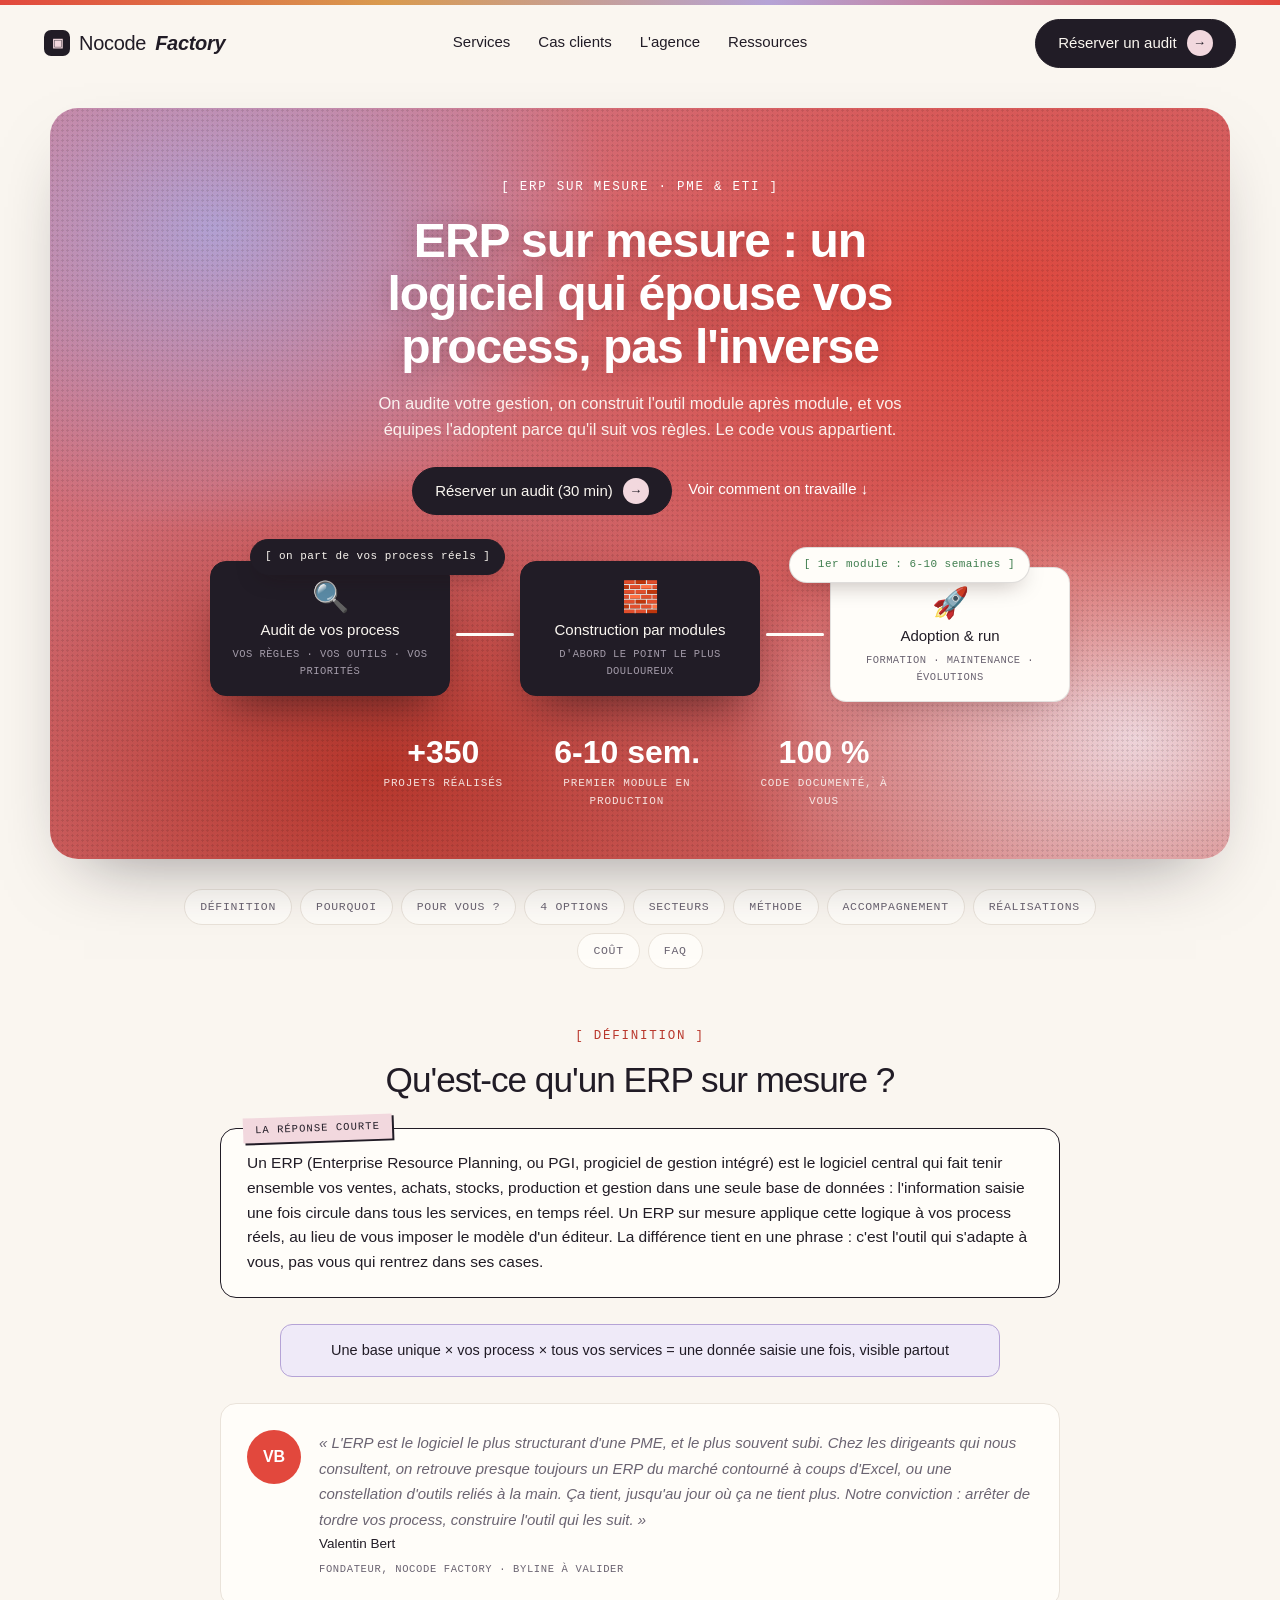
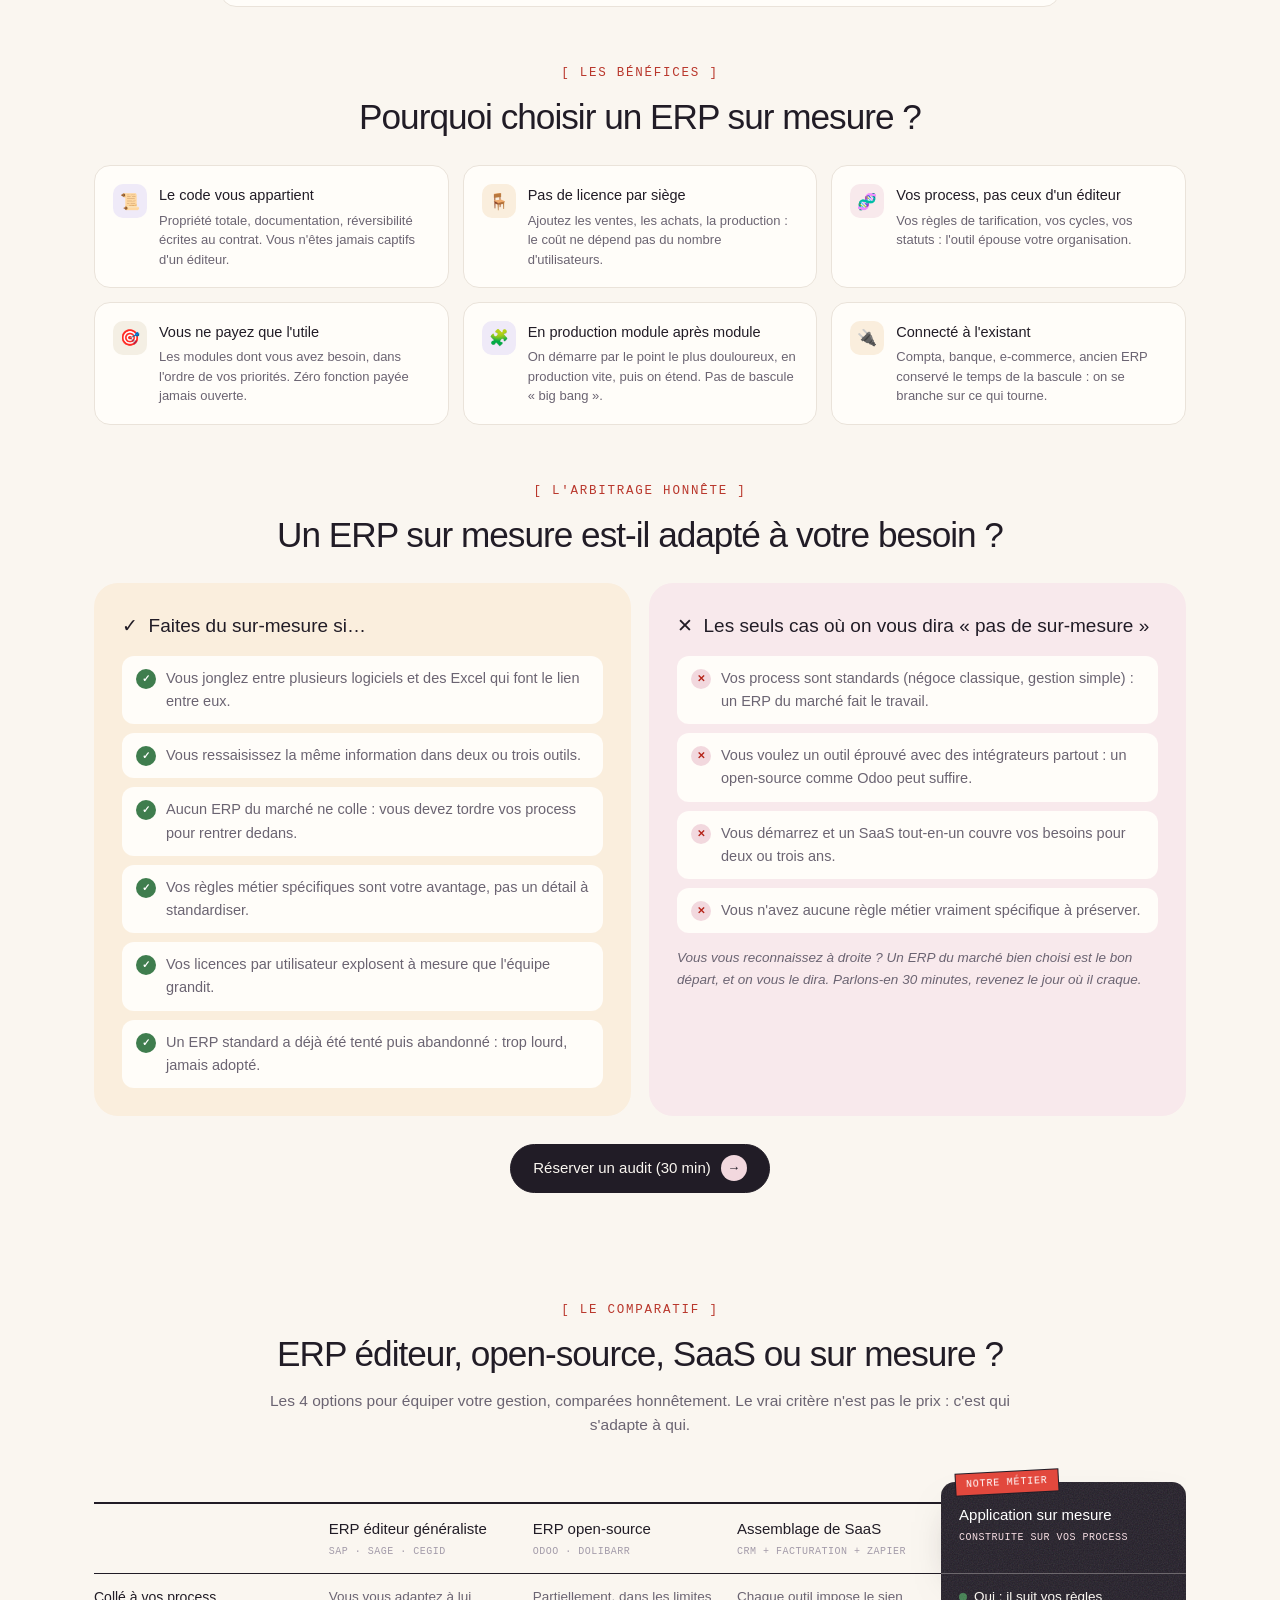
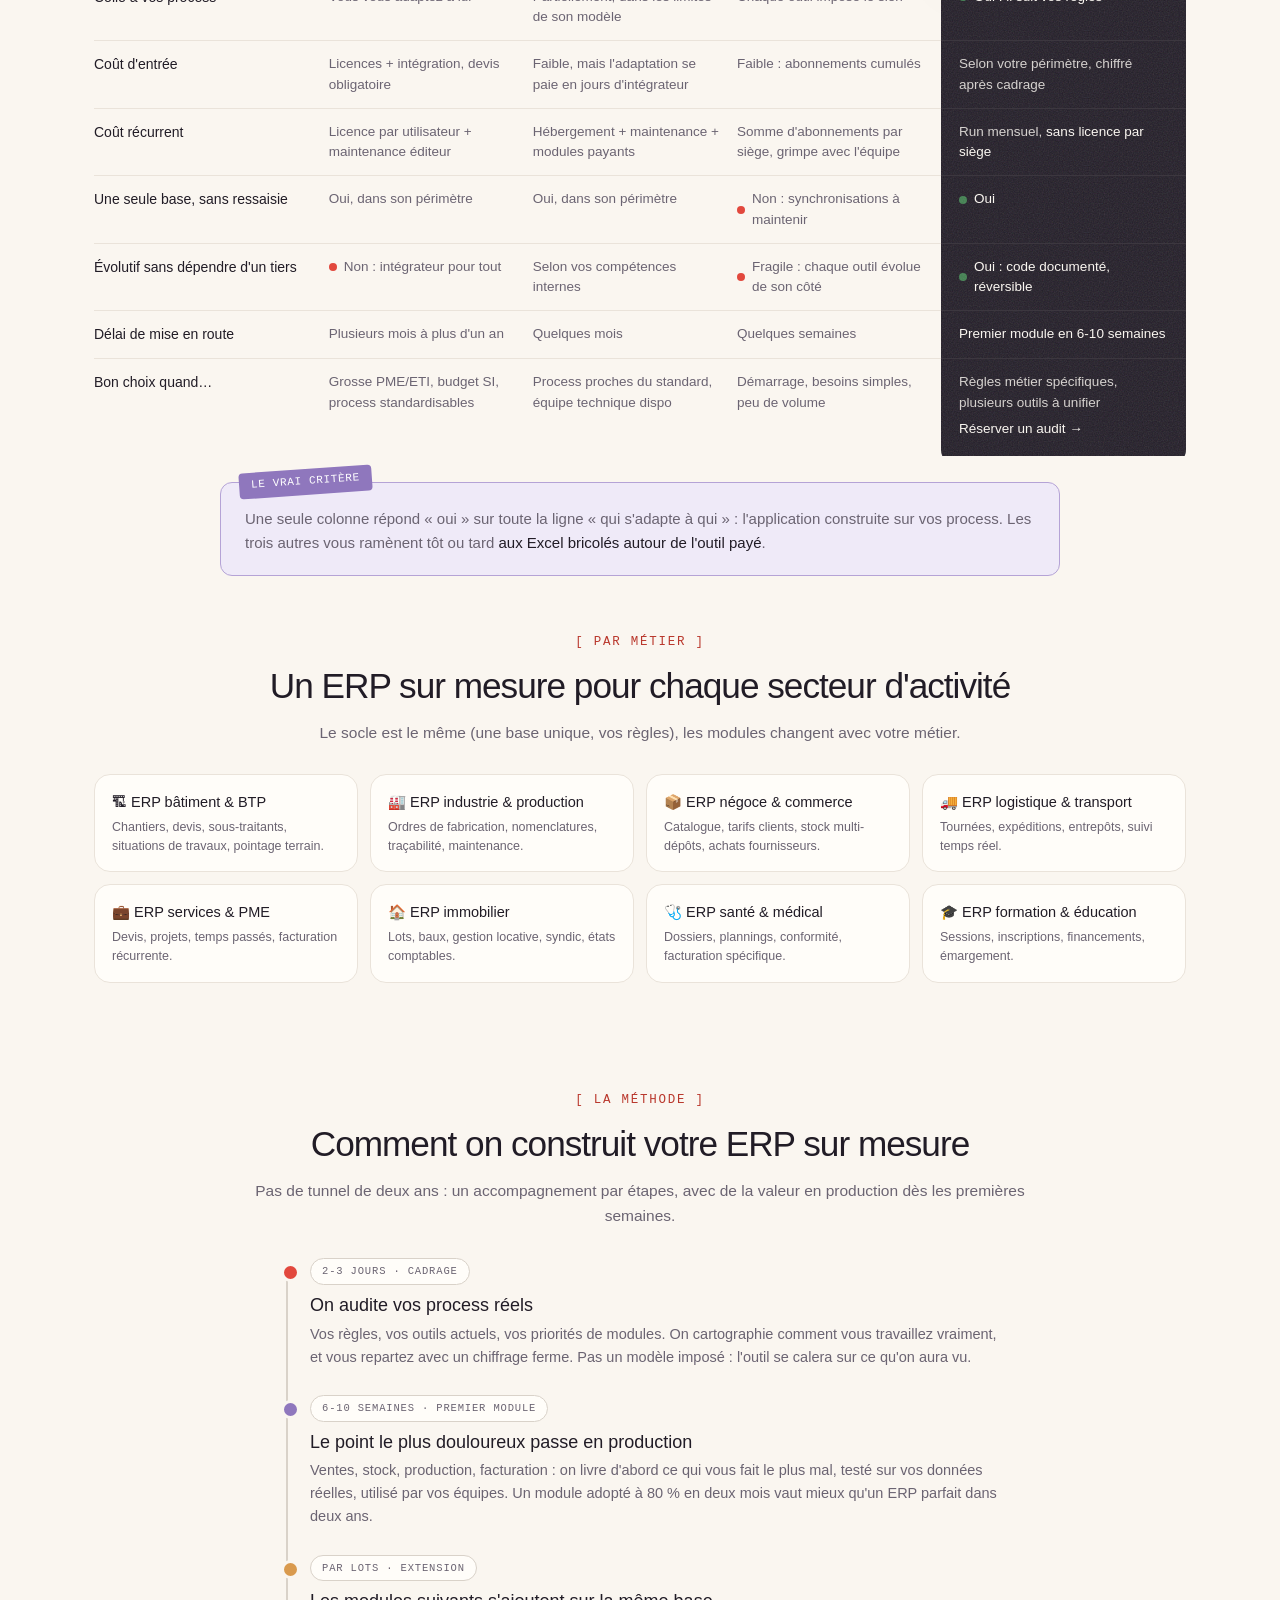
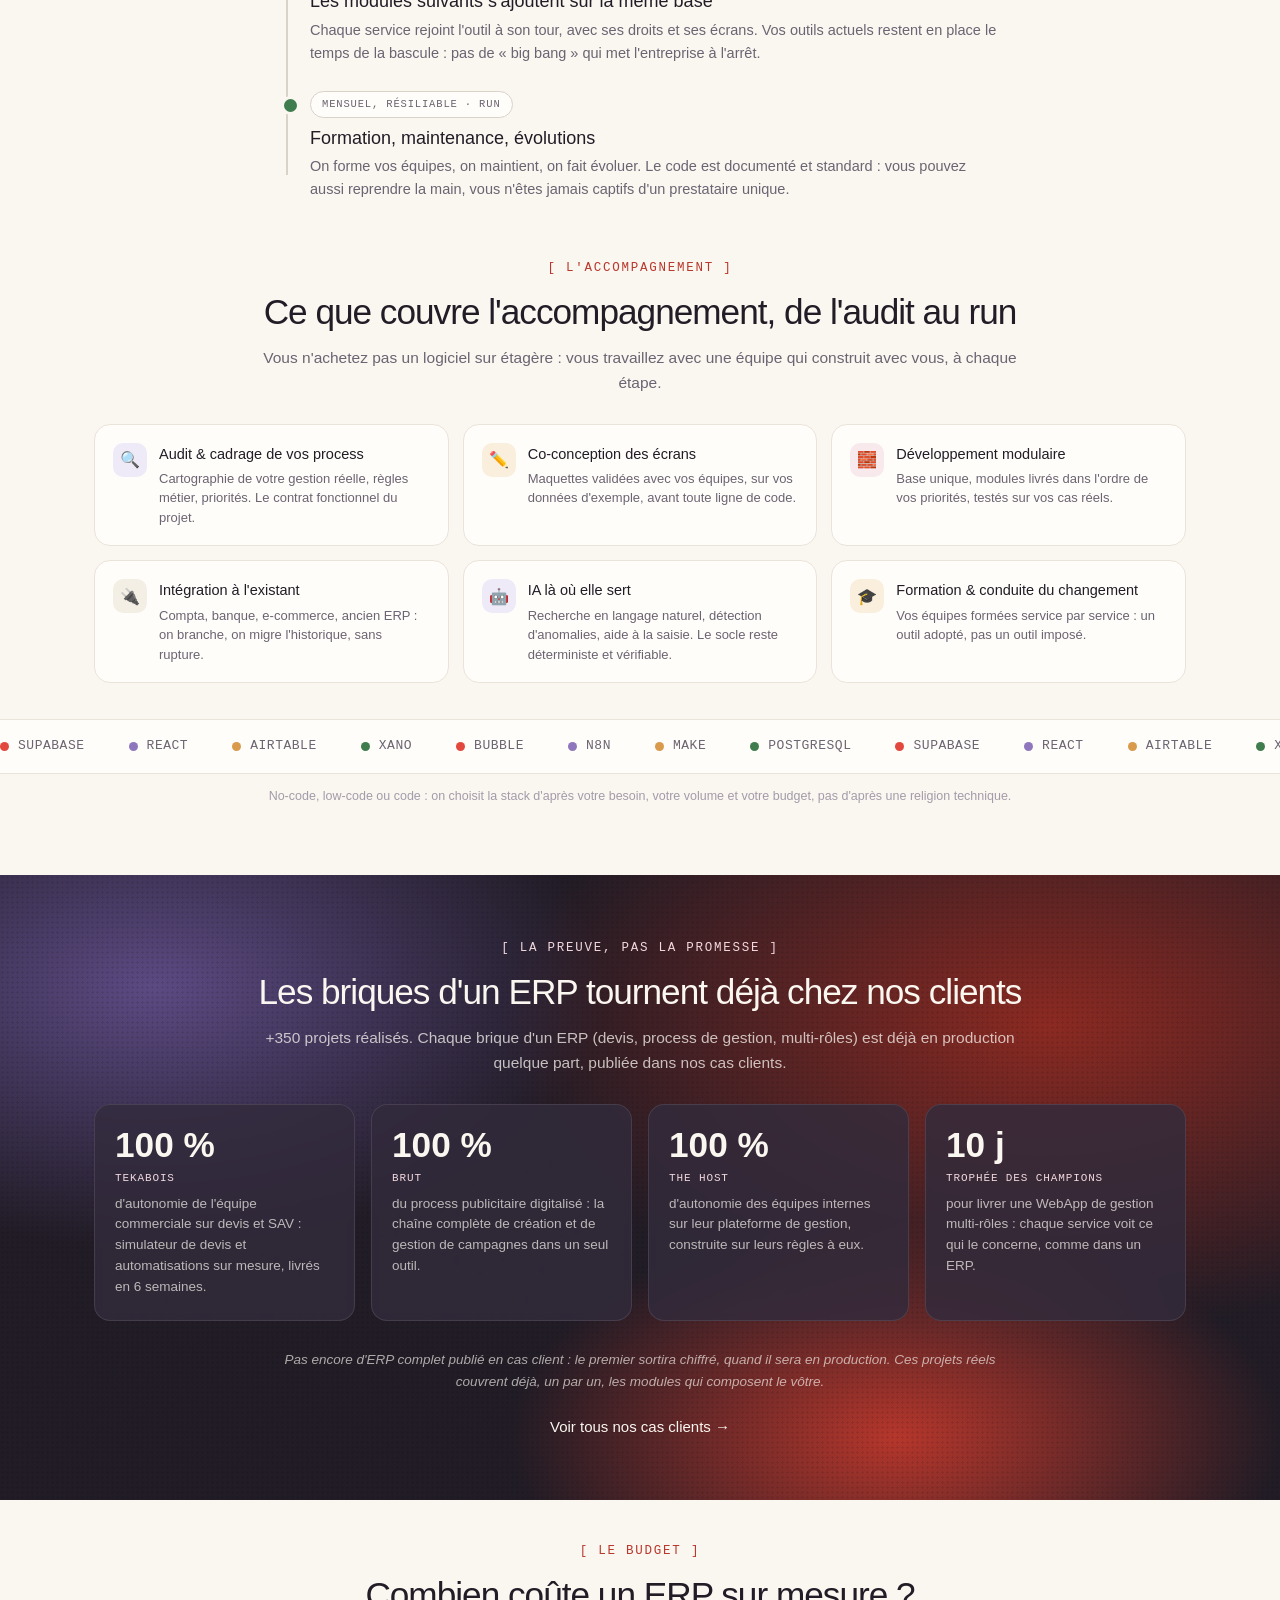
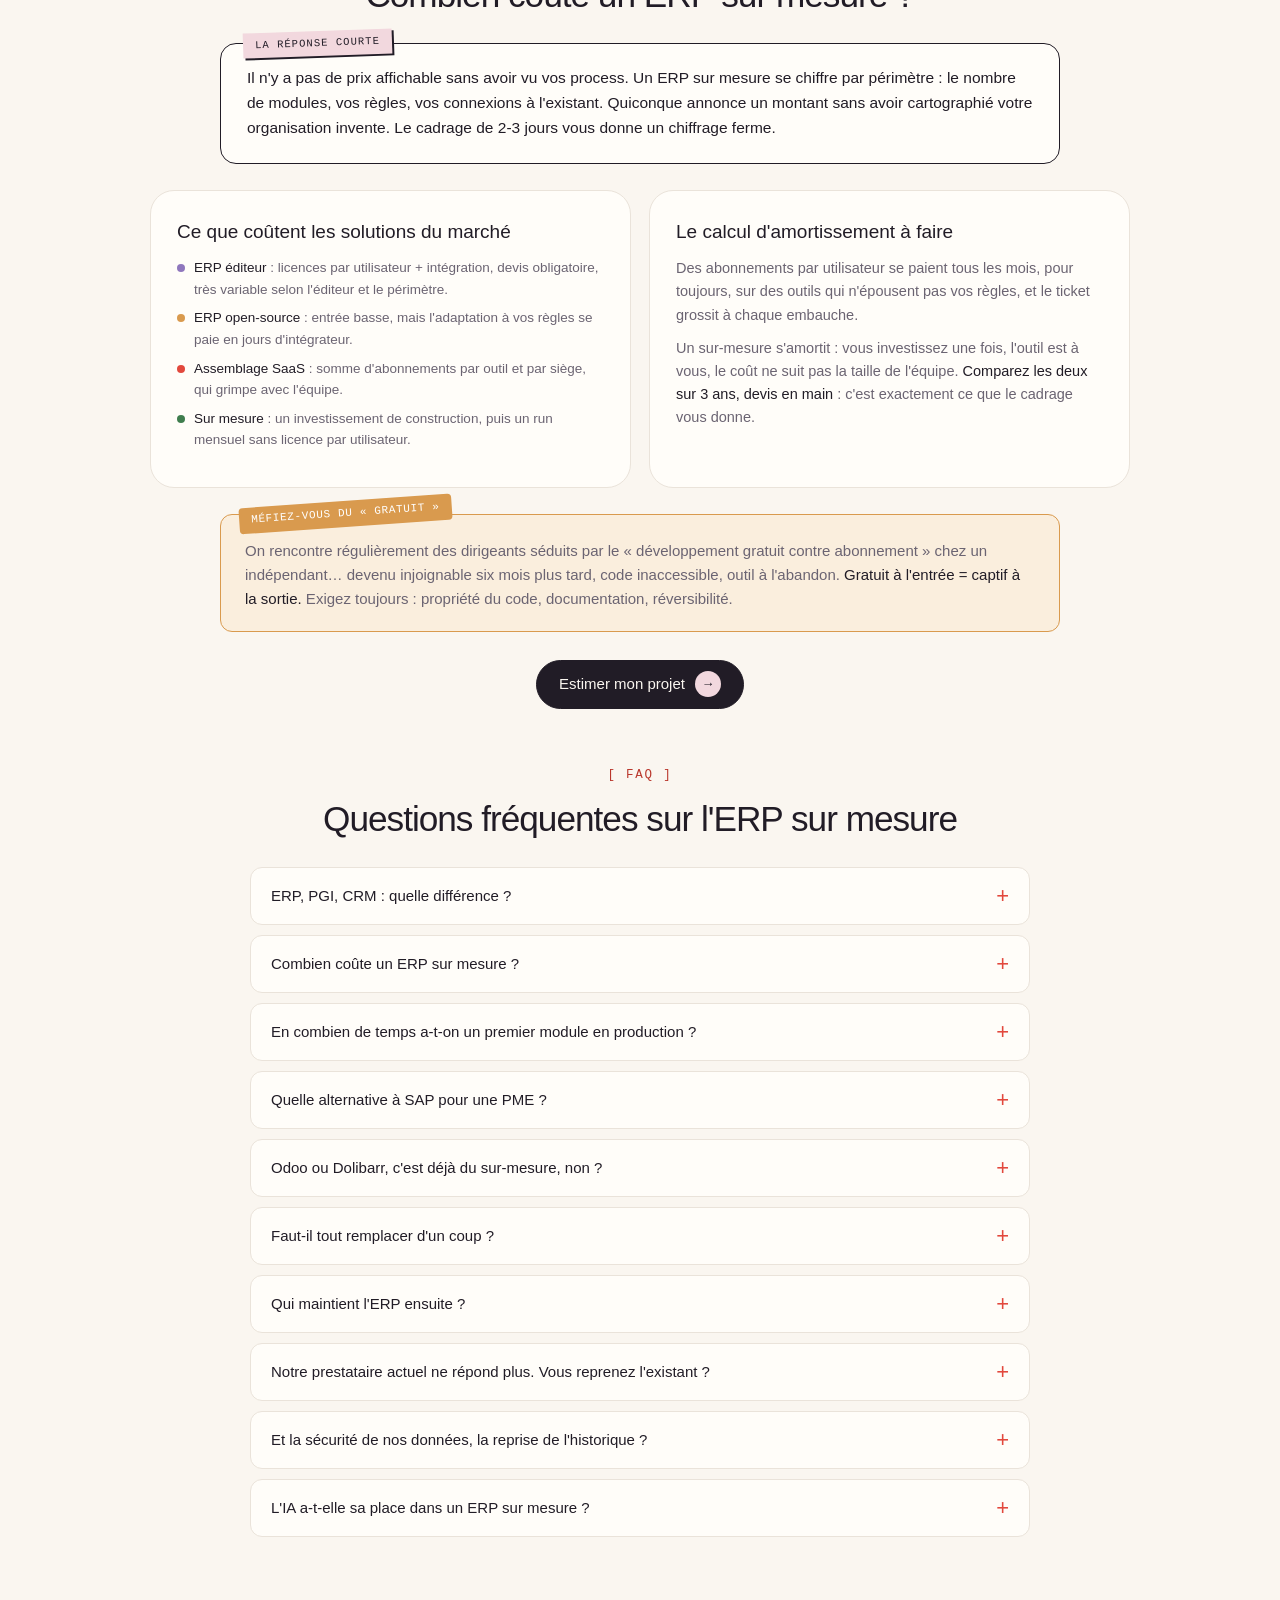
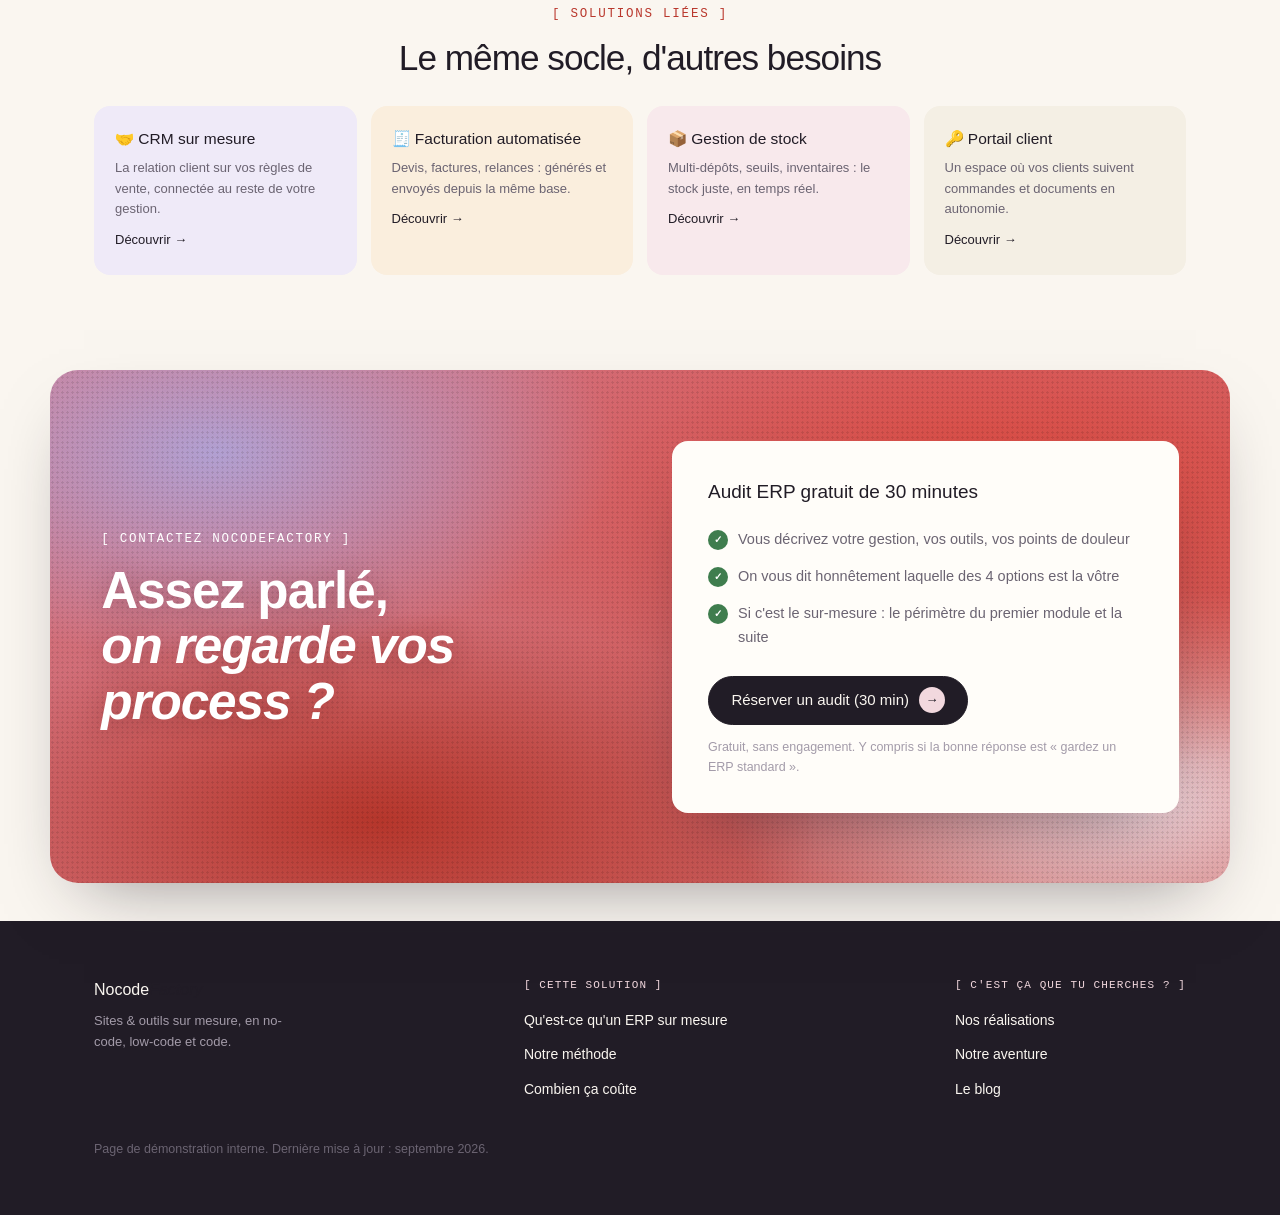
<file: page-solution-erp-preview.html>
<!DOCTYPE html>
<html lang="fr">
<head>
<meta charset="UTF-8">
<meta name="viewport" content="width=device-width, initial-scale=1.0">
<meta name="robots" content="noindex, nofollow"><!-- preview interne : retirer noindex à la mise en ligne réelle -->
<title>ERP sur mesure : un logiciel de gestion construit sur vos process | Nocode Factory</title>
<meta name="description" content="Développement d'ERP sur mesure pour PME et ETI : audit de vos process, premier module en production en 6 à 10 semaines, code documenté qui vous appartient. Comparatif honnête ERP éditeur, open-source, SaaS et sur-mesure.">
<!--
  ============================================================================
  TEMPLATE — Page SOLUTION Nocode Factory (famille /solutions/) — v5
  Cadrage : réunion Valentin 11/09 + retours Slack 12h25-12h57 + DA 14h48
  (cr/2026-09-11_retours-valentin-template-solutions.md)

  DOCTRINE : page solution = TRAME SEO qui répond à l'intention de recherche
  (réf. eleven-labs.com/dev-sur-mesure/erp/ et goons.fr, qui rankent), TON
  accompagnement d'agence (réf. galadrim.fr), constituée de BLOCS
  réutilisables : chercher les commentaires "BLOC:" ci-dessous.

  DA v5 (référence visuelle envoyée par Emilien 11/09 14h48 : carte Galadrim) :
    - aplats organiques corail / lilas / rose recouverts d'une trame halftone
      + grain (100 % CSS : radial-gradients + SVG feTurbulence, zéro image)
    - labels et méta en MONOSPACE MAJUSCULES entre [crochets]
    - titres blancs bold sur fonds organiques, encre sur fond crème
    - typo Acidgrotesk conservée (identité NCF), boutons pilule conservés
  Les tokens beige/pastels NCF de charte-ncf-articles.md restent la référence
  des pages ARTICLES ; les pages /solutions/ utilisent cette DA-ci.

  ── BIBLIOTHÈQUE DE BLOCS (ordre de la trame) ──────────────────────────────
  BLOC:hero-intent     H1 = requête exacte + promesse ; chiffres ; flux presta
  BLOC:sommaire        pills ancrées (sitelinks Google)
  BLOC:definition      H2 « Qu'est-ce que X ? » + équation + citation E-E-A-T
  BLOC:benefices       « Pourquoi X ? » 6 cartes icônes
  BLOC:adapte          « X est-il adapté à votre besoin ? » colonnes ✓ / ✕
  BLOC:comparatif      les options du marché, cartes à jauges + reco honnête
  BLOC:secteurs        longue traîne « X + secteur », 8 cartes
  BLOC:methode         timeline accompagnement (l'anti « produit tout prêt »)
  BLOC:accompagnement  ce que couvre la prestation, 6 cartes services
  BLOC:stack           marquee outils maîtrisés
  BLOC:preuve          section sombre : cas RÉELS publiés + disclaimer honnête
  BLOC:cout            « Combien coûte X ? » réponse courte + amortissement
  BLOC:faq             questions-requêtes + JSON-LD FAQPage synchronisé
  BLOC:maillage        solutions liées + articles (jus SEO interne)
  BLOC:cta-final       carte organique, audit 30 min (commun aux instances)
  ───────────────────────────────────────────────────────────────────────────

  Règles NCF encodées (NE PAS RETIRER) :
    - AUCUN prix NCF chiffré publié ; on explique COMMENT on chiffre
    - Cas clients : uniquement les cas réels publiés sur nocodefactory.fr
      (Tekabois, Brut, The Host, Trophée des Champions) ; le disclaimer
      « pas encore d'ERP complet publié » reste tant que c'est vrai
    - Citation « avis NCF » : slot à faire VALIDER par Valentin avant publi
    - Conversion = audit/appel 30 min ; pas de capture email
    - Zéro tiret cadratin dans la copy (marqueur IA)
  ============================================================================
-->
<style>
  @font-face{font-family:"Fff Acidgrotesk";font-weight:300;font-display:swap;src:url("https://cdn.prod.website-files.com/66eaebf7f23c6ba827f8cde2/68a46699a823bbdcee701e3c_FFF-AcidGrotesk-Light-TRIAL.woff2") format("woff2")}
  @font-face{font-family:"Fff Acidgrotesk";font-weight:400;font-display:swap;src:url("https://cdn.prod.website-files.com/66eaebf7f23c6ba827f8cde2/68a4669900f9dc6c3cbdc9e0_FFF-AcidGrotesk-Normal-TRIAL.woff2") format("woff2")}
  @font-face{font-family:"Fff Acidgrotesk";font-weight:500;font-display:swap;src:url("https://cdn.prod.website-files.com/66eaebf7f23c6ba827f8cde2/68a4669989a8cf768546dcdd_FFF-AcidGrotesk-Medium-TRIAL.woff2") format("woff2")}
  @font-face{font-family:"Fff Acidgrotesk";font-weight:700;font-display:swap;src:url("https://cdn.prod.website-files.com/66eaebf7f23c6ba827f8cde2/68a46699277ec66f5b9dbc0c_FFF-AcidGrotesk-Bold-TRIAL.woff2") format("woff2")}
  :root{
    /* DA v5 — palette organique (réf. visuelle Galadrim 11/09) */
    --cream:#faf6f0; --paper:#fffdf9; --white:#fff;
    --ink:#211c26; --ink-soft:#3a3342; --grey:#6b6472; --smoke:#a39ba9;
    --hair:#eae3da; --lightgrey:#d9d2c9;
    --coral:#e2483d; --coral-deep:#b9372c; --coral-dark:#8e2a22;
    --lilac:#b5a3d6; --lilac-deep:#8f77bd; --lilac-dark:#5d4b85;
    --rose:#f2d8de; --peach:#f5e3cf; --ocre:#d99a4e;
    --green-ok:#3f7d4e; --red-ko:#b42318;
    --pastel-rose:#f8e9ec; --pastel-lilac:#efeaf8; --pastel-peach:#faeedd; --pastel-cream:#f4efe4;
    --dark-card:#332b3c;
    --sans:"Fff Acidgrotesk",Arial,sans-serif;
    --mono:ui-monospace,"SF Mono",Menlo,Consolas,"Courier New",monospace;
    --r-lg:1.5rem; --r-md:1rem; --r-sm:.75rem;
    --grad:linear-gradient(90deg,#e2483d,#b5a3d6,#e2483d,#b5a3d6,#e2483d);
    --grain:url("data:image/svg+xml,%3Csvg xmlns='http://www.w3.org/2000/svg' width='180' height='180'%3E%3Cfilter id='n'%3E%3CfeTurbulence type='fractalNoise' baseFrequency='0.8' numOctaves='2' stitchTiles='stitch'/%3E%3C/filter%3E%3Crect width='180' height='180' filter='url(%23n)'/%3E%3C/svg%3E");
  }
  /* transition croisée entre les pages /solutions/ (View Transitions API) */
  @view-transition{navigation:auto}
  *{box-sizing:border-box;margin:0;padding:0}
  html{scroll-behavior:smooth;scroll-padding-top:100px}
  body{font-family:var(--sans);background:var(--cream);color:var(--ink);font-size:16px;line-height:1.6}
  ::selection{background:var(--rose);color:var(--ink)}
  img{max-width:100%}
  a{color:inherit}
  b,strong{font-weight:500;color:var(--ink)}

  .grad{background-image:var(--grad);background-size:400% 100%;-webkit-background-clip:text;background-clip:text;-webkit-text-fill-color:transparent;color:transparent}
  @media(prefers-reduced-motion:no-preference){.grad{animation:gradSlide 14s linear infinite}}
  @keyframes gradSlide{0%{background-position:0% 50%}100%{background-position:400% 50%}}

  /* barre signature haut de page (héritée NCF, recolorée) */
  .rainbow{height:5px;background:linear-gradient(90deg,#e2483d,#d99a4e 30%,#b5a3d6 60%,#e2483d);transition:height .3s;cursor:pointer}
  .rainbow:hover{height:20px}

  /* ===== surfaces organiques grainées (le cœur de la DA v5) ===== */
  .organic{position:relative;overflow:hidden;isolation:isolate}
  .organic::before{content:"";position:absolute;inset:0;z-index:1;pointer-events:none;
    background-image:radial-gradient(circle,rgba(30,12,18,.20) 1px,transparent 1.35px);
    background-size:5px 5px;opacity:.55;mix-blend-mode:multiply}
  .organic::after{content:"";position:absolute;inset:0;z-index:1;pointer-events:none;
    background-image:var(--grain);opacity:.14;mix-blend-mode:multiply}
  .organic>*{position:relative;z-index:2}
  .organic-warm{background:
    radial-gradient(55% 65% at 14% 16%,#b5a3d6 0%,rgba(181,163,214,0) 62%),
    radial-gradient(70% 80% at 80% 26%,#e2483d 0%,rgba(226,72,61,0) 68%),
    radial-gradient(60% 66% at 28% 88%,#b9372c 0%,rgba(185,55,44,0) 62%),
    radial-gradient(48% 58% at 92% 84%,#f2d8de 0%,rgba(242,216,222,0) 72%),
    linear-gradient(160deg,#d97a8b,#cd5a55)}
  .organic-dark{background:
    radial-gradient(55% 65% at 12% 18%,#5d4b85 0%,rgba(93,75,133,0) 64%),
    radial-gradient(65% 75% at 82% 24%,#8e2a22 0%,rgba(142,42,34,0) 66%),
    radial-gradient(52% 60% at 70% 90%,#b9372c 0%,rgba(185,55,44,0) 58%),
    #211c26}

  /* ===== nav ===== */
  .nav{background:var(--cream);padding:14px clamp(18px,4vw,44px);display:flex;align-items:center;justify-content:space-between;gap:18px;position:sticky;top:0;z-index:60;border-bottom:1px solid transparent}
  .nav.scrolled{background:color-mix(in srgb,var(--cream) 92%,transparent);backdrop-filter:blur(10px);border-bottom-color:var(--hair)}
  .brand{display:flex;align-items:center;gap:9px;font-size:20px;letter-spacing:-.3px;text-decoration:none;color:var(--ink)}
  .brand .mk{width:26px;height:26px;border-radius:7px;background:var(--ink);color:var(--rose);display:grid;place-items:center;font-size:12px;font-weight:700}
  .brand b{font-weight:700;font-style:italic}
  .nav .links{display:flex;gap:28px;font-size:15px;color:var(--ink)}
  .nav .links a{text-decoration:none;position:relative;padding-bottom:3px}
  .nav .links a::after{content:"";position:absolute;left:0;bottom:0;height:1px;width:0;background:var(--coral);transition:width .3s}
  .nav .links a:hover::after{width:100%}
  @media(max-width:860px){.nav .links{display:none}}

  /* ===== boutons (pilule NCF, palette v5) ===== */
  .btn{display:inline-flex;align-items:center;gap:10px;font-weight:500;font-size:15px;white-space:nowrap;text-decoration:none;border-radius:3000px;padding:.65rem 1.4rem;border:1px solid var(--ink);transition:.375s cubic-bezier(.23,1,.32,1);cursor:pointer}
  @media(max-width:480px){.nav .btn{padding:.45rem .9rem;font-size:13px}.nav .btn .circ{width:22px;height:22px;font-size:12px}.brand{font-size:17px}}
  .btn .circ{display:grid;place-items:center;width:26px;height:26px;border-radius:50%;background:var(--rose);color:var(--ink);font-size:13px;flex:0 0 auto;transition:transform .375s cubic-bezier(.23,1,.32,1)}
  .btn:hover .circ{transform:translateX(4px)}
  .btn-dark{background:var(--ink);color:var(--cream)}
  .btn-dark:hover{background:transparent;color:var(--ink);transform:scale(1.02)}
  .btn-dark:hover .circ{background:var(--ink);color:var(--cream)}
  .btn-white{background:var(--cream);color:var(--ink);border-color:var(--cream)}
  .btn-white .circ{background:var(--ink);color:var(--cream)}
  .btn-white:hover{background:transparent;color:var(--cream);transform:scale(1.02)}
  .btn-white:hover .circ{background:var(--cream);color:var(--ink)}

  .tlink{display:inline-block;font-size:15px;font-weight:500;text-decoration:none;position:relative;padding-bottom:3px}
  .tlink::after{content:"";position:absolute;left:0;bottom:0;height:1.5px;width:0;background:currentColor;transition:width .3s}
  .tlink:hover::after{width:100%}
  .inl{color:var(--coral);text-decoration:underline;text-underline-offset:2px}
  .inl:hover{color:var(--lilac-deep)}

  .wrap{max-width:1180px;margin:0 auto;padding:0 clamp(18px,4vw,44px)}
  .narrow{max-width:840px;margin:0 auto}

  /* ===== sections ===== */
  .sec{padding:clamp(30px,4vw,52px) 0}
  .sec-head{max-width:780px;margin:0 auto clamp(18px,2.5vw,28px);text-align:center}
  /* kicker v5 : monospace majuscules entre [crochets] */
  .kick{display:inline-block;font-family:var(--mono);font-size:12.5px;font-weight:400;letter-spacing:.14em;text-transform:uppercase;color:var(--coral-deep);margin-bottom:14px}
  .kick::before{content:"[ "}
  .kick::after{content:" ]"}
  h2{font-weight:500;font-size:clamp(1.6rem,3vw,2.2rem);line-height:1.15;letter-spacing:-1px;text-wrap:balance}
  .sec-head p{font-size:15.5px;color:var(--grey);margin-top:14px}
  h3{font-weight:500;font-size:19px}
  .cta-mid{text-align:center;margin-top:clamp(20px,3vw,28px)}

  /* ===== BLOC:hero-intent — grande carte organique (réf. image Galadrim) ===== */
  .herowrap{padding:clamp(14px,2vw,26px) 0 0}
  .hero{border-radius:clamp(18px,2.5vw,28px);padding:clamp(38px,5vw,64px) clamp(20px,4vw,56px) clamp(30px,4vw,48px);text-align:center;color:var(--white);box-shadow:0 30px 70px -34px rgba(33,28,38,.5)}
  .hero .kick{color:var(--white);opacity:.92;margin-bottom:18px}
  h1{font-weight:700;font-size:clamp(2rem,4.2vw,3rem);line-height:1.1;letter-spacing:-1px;text-wrap:balance;max-width:24ch;margin:0 auto;color:var(--white);text-shadow:0 2px 24px rgba(60,10,10,.25)}
  .hero .sub{font-size:16.5px;color:rgba(255,253,249,.92);max-width:62ch;margin:16px auto 0}
  .hero .ctas{display:flex;gap:16px;justify-content:center;align-items:center;flex-wrap:wrap;margin-top:24px}
  .hero .btn-dark{border-color:var(--ink)}
  .hero .tlink{color:var(--white)}
  .keyfigs{display:flex;justify-content:center;gap:clamp(20px,4vw,56px);flex-wrap:wrap;margin-top:clamp(24px,3vw,34px)}
  .keyfigs .kf{text-align:center}
  .keyfigs .v{font-weight:700;font-size:clamp(1.5rem,2.6vw,2rem);line-height:1;color:var(--white)}
  .keyfigs .l{font-family:var(--mono);font-size:11px;letter-spacing:.08em;text-transform:uppercase;color:rgba(255,253,249,.85);margin-top:7px;max-width:22ch}

  /* flux presta : cartes crème sur le fond organique */
  .flow{position:relative;display:flex;align-items:stretch;justify-content:center;max-width:860px;margin:clamp(24px,3.5vw,38px) auto 0;padding-top:14px}
  .fnode{background:var(--paper);border:1px solid rgba(33,28,38,.12);border-radius:var(--r-md);padding:20px 18px 16px;width:min(240px,31%);text-align:center;color:var(--ink);transition:all .45s cubic-bezier(.23,1,.32,1);box-shadow:0 14px 34px -20px rgba(60,20,20,.45)}
  .fnode .ic{font-size:30px;display:block;margin-bottom:8px;line-height:1}
  .fnode b{display:block;font-size:15px;line-height:1.3}
  .fnode small{display:block;font-family:var(--mono);font-size:10.5px;letter-spacing:.04em;text-transform:uppercase;color:var(--grey);margin-top:6px}
  .fnode.on{background:var(--ink);border-color:var(--ink);transform:translateY(-6px);box-shadow:0 24px 48px -18px rgba(20,8,8,.6)}
  .fnode.on b{color:var(--cream)}
  .fnode.on small{color:var(--smoke)}
  .flink{flex:1;max-width:88px;height:3px;align-self:center;background:rgba(255,253,249,.4);border-radius:3px;position:relative;overflow:hidden;margin:0 6px}
  .flink::after{content:"";position:absolute;inset:0;background:var(--paper);transform:scaleX(0);transform-origin:left;transition:transform .55s cubic-bezier(.23,1,.32,1)}
  .flink.on::after{transform:scaleX(1)}
  @media(max-width:680px){
    .flow{flex-direction:column;align-items:center;gap:0}
    .fnode{width:min(320px,92%)}
    .flink{flex:none;width:3px;height:26px;max-width:none;align-self:center;margin:4px 0}
    .flink::after{transform:scaleY(0);transform-origin:top}
    .flink.on::after{transform:scaleY(1)}
  }
  .chip{position:absolute;font-family:var(--mono);font-size:11px;letter-spacing:.04em;font-weight:400;border-radius:3000px;padding:8px 14px;box-shadow:0 8px 24px -10px rgba(30,10,10,.4);white-space:nowrap;z-index:3}
  .chip-a{top:-6px;right:clamp(2px,4vw,40px);background:var(--paper);color:var(--green-ok);border:1px solid rgba(33,28,38,.14)}
  .chip-b{top:-14px;left:clamp(2px,4vw,40px);background:var(--ink);color:var(--cream);border:1px solid var(--ink)}
  @media(prefers-reduced-motion:no-preference){
    .chip-a{animation:levitation 5s ease-in-out infinite}
    .chip-b{animation:levitation 6s ease-in-out infinite reverse}
  }
  @keyframes levitation{0%{transform:translateY(2px)}50%{transform:translateY(-8px)}100%{transform:translateY(2px)}}

  /* ===== BLOC:sommaire ===== */
  .anchors{display:flex;flex-wrap:wrap;justify-content:center;gap:8px;max-width:920px;margin:clamp(20px,3vw,30px) auto 0}
  .anchors a{font-family:var(--mono);font-size:11.5px;letter-spacing:.06em;text-transform:uppercase;text-decoration:none;color:var(--grey);background:var(--paper);border:1px solid var(--hair);border-radius:3000px;padding:8px 15px;transition:all .25s}
  .anchors a:hover{color:var(--ink);border-color:var(--coral);transform:translateY(-2px)}

  /* ===== BLOC:definition ===== */
  .short{position:relative;background:var(--paper);border:1.5px solid var(--ink);border-radius:var(--r-md);padding:22px 26px;margin:0 auto clamp(18px,2.5vw,26px);max-width:840px;font-size:15.5px}
  .short .tag{position:absolute;top:-13px;left:22px;background:var(--rose);color:var(--ink);font-family:var(--mono);font-size:10.5px;letter-spacing:.1em;text-transform:uppercase;padding:4px 12px;transform:rotate(-2deg);box-shadow:2px 2px 0 var(--ink)}
  .equation{background:var(--pastel-lilac);border:1px solid var(--lilac);border-radius:var(--r-sm);padding:14px 20px;text-align:center;font-size:14.5px;font-weight:500;max-width:720px;margin:0 auto clamp(18px,2.5vw,26px)}
  .founder{display:flex;gap:18px;align-items:flex-start;background:var(--paper);border:1px solid var(--hair);border-radius:var(--r-md);padding:clamp(20px,2.5vw,26px);max-width:840px;margin:0 auto}
  .founder .av{flex:0 0 54px;height:54px;border-radius:50%;background:var(--coral);color:var(--white);display:grid;place-items:center;font-weight:700;font-size:16px}
  .founder .q{font-size:15px;color:var(--grey);font-style:italic;line-height:1.6}
  .founder .who{margin-top:10px;font-style:normal}
  .founder .who b{display:block;font-size:13.5px}
  .founder .who small{font-family:var(--mono);font-size:10.5px;letter-spacing:.06em;text-transform:uppercase;color:var(--grey)}

  /* ===== BLOC:benefices / accompagnement ===== */
  .feats{display:grid;grid-template-columns:repeat(3,1fr);gap:14px}
  @media(max-width:900px){.feats{grid-template-columns:repeat(2,1fr)}}
  @media(max-width:560px){.feats{grid-template-columns:1fr}}
  .feat{background:var(--paper);border:1px solid var(--hair);border-radius:var(--r-md);padding:18px;display:flex;gap:12px;align-items:flex-start;transition:all .25s}
  .feat:hover{border-color:var(--coral);transform:translateY(-2px)}
  .feat .ic{flex:0 0 34px;height:34px;border-radius:10px;display:grid;place-items:center;font-size:16px}
  .feat b{display:block;font-size:14.5px;margin-bottom:3px}
  .feat p{font-size:13px;color:var(--grey);line-height:1.5}

  /* ===== BLOC:adapte ===== */
  .fitcols{display:grid;grid-template-columns:1fr 1fr;gap:18px}
  @media(max-width:860px){.fitcols{grid-template-columns:1fr}}
  .fit{border-radius:var(--r-lg);padding:clamp(20px,2.5vw,28px)}
  .fit.yes{background:var(--pastel-peach)}
  .fit.no{background:var(--pastel-rose)}
  .fit h3{margin-bottom:14px}
  .fit ul{list-style:none;display:flex;flex-direction:column;gap:9px}
  .fit li{display:flex;gap:10px;align-items:flex-start;font-size:14.5px;color:var(--grey);background:var(--paper);border-radius:var(--r-sm);padding:11px 14px}
  .fit .ck{flex:0 0 20px;height:20px;border-radius:50%;display:grid;place-items:center;font-size:10px;font-weight:700;margin-top:2px}
  .fit.yes .ck{background:var(--green-ok);color:var(--white)}
  .fit.no .ck{background:var(--rose);color:var(--red-ko)}
  .fit .note{font-size:13.5px;color:var(--grey);margin-top:14px;font-style:italic}

  /* ===== BLOC:comparatif — tableau éditorial print, colonne encre détachée ===== */
  .cmpscroll{overflow-x:auto;padding-top:36px;-webkit-overflow-scrolling:touch}
  .cmp{display:grid;grid-template-columns:1.15fr 1fr 1fr 1fr 1.2fr;min-width:880px;border-top:2px solid var(--ink)}
  .cmp>div{padding:13px 16px 13px 0;border-bottom:1px solid var(--hair);font-size:13.5px;color:var(--grey);line-height:1.5}
  .cmp .crit{font-weight:500;color:var(--ink);font-size:14px;padding-right:20px}
  .cmp .head{border-bottom:1.5px solid var(--ink);padding-top:16px;padding-bottom:14px}
  .cmp .head b{display:block;font-size:15px;color:var(--ink);line-height:1.25}
  .cmp .head small{display:block;font-family:var(--mono);font-size:10px;letter-spacing:.05em;text-transform:uppercase;color:var(--smoke);margin-top:5px}
  .cmp .last{border-bottom:none;padding-bottom:18px}
  /* la colonne « sur mesure » : encre continue, grainée, détachée du cadre */
  .cmp .reco{position:relative;background:var(--ink);color:rgba(250,246,240,.82);border-bottom:1px solid rgba(250,246,240,.12);padding-left:18px;padding-right:18px}
  .cmp .reco b{color:var(--cream)}
  .cmp .reco::after{content:"";position:absolute;inset:0;pointer-events:none;background-image:var(--grain);opacity:.16;mix-blend-mode:screen}
  .cmp .reco.head{border-bottom-color:rgba(250,246,240,.35);border-radius:14px 14px 0 0;margin-top:-22px;padding-top:24px;box-shadow:0 18px 44px -22px rgba(33,28,38,.55)}
  .cmp .reco.head b{color:var(--white)}
  .cmp .reco.head small{color:var(--rose)}
  .cmp .reco.head .rib{position:absolute;top:-11px;left:14px;background:var(--coral);color:var(--white);border:1.5px solid var(--ink);font-family:var(--mono);font-size:10px;letter-spacing:.08em;text-transform:uppercase;padding:3px 10px;transform:rotate(-3deg);z-index:2}
  .cmp .reco.last{border-bottom:none;border-radius:0 0 14px 14px;padding-bottom:22px;margin-bottom:-8px}
  .cmp .ok{display:inline-flex;align-items:center;gap:7px;font-weight:500;color:var(--ink)}
  .cmp .reco .ok{color:var(--cream)}
  .cmp .ok i{width:8px;height:8px;border-radius:50%;background:var(--green-ok);flex:0 0 auto}
  .cmp .ko{display:inline-flex;align-items:center;gap:7px}
  .cmp .ko i{width:8px;height:8px;border-radius:50%;background:var(--coral);flex:0 0 auto}
  .cmp .reco .tlink{color:var(--cream);font-size:13.5px;margin-top:6px}
  .cmpcap{font-family:var(--mono);font-size:10.5px;letter-spacing:.05em;text-transform:uppercase;color:var(--smoke);margin-top:10px;display:none}
  @media(max-width:920px){.cmpcap{display:block}}

  /* ===== BLOC:secteurs ===== */
  .sects{display:grid;grid-template-columns:repeat(4,1fr);gap:12px}
  @media(max-width:1020px){.sects{grid-template-columns:repeat(2,1fr)}}
  @media(max-width:560px){.sects{grid-template-columns:1fr}}
  .sect{display:block;text-decoration:none;background:var(--paper);border:1px solid var(--hair);border-radius:var(--r-md);padding:16px 17px;transition:all .25s}
  .sect:hover{border-color:var(--coral);transform:translateY(-2px)}
  .sect b{display:block;font-size:14.5px;margin-bottom:4px}
  .sect p{font-size:12.5px;color:var(--grey);line-height:1.5}

  /* ===== BLOC:methode ===== */
  .tlwrap{max-width:720px;margin:0 auto}
  .tl{position:relative;padding-left:30px}
  .tl::before{content:"";position:absolute;left:6px;top:10px;bottom:26px;width:2px;background:var(--lightgrey)}
  .tl-item{position:relative;padding-bottom:24px}
  .tl-item:last-child{padding-bottom:0}
  .tl-item::before{content:"";position:absolute;left:-29px;top:7px;width:13px;height:13px;border-radius:50%;background:var(--dot,var(--coral));border:3px solid var(--cream)}
  .tl-item:nth-child(1){--dot:#e2483d}.tl-item:nth-child(2){--dot:#8f77bd}.tl-item:nth-child(3){--dot:#d99a4e}.tl-item:nth-child(4){--dot:#3f7d4e}
  .tl-item .d{display:inline-block;font-family:var(--mono);font-size:10.5px;letter-spacing:.08em;text-transform:uppercase;background:var(--paper);border:1px solid var(--lightgrey);border-radius:3000px;padding:4px 11px;margin-bottom:8px;color:var(--grey)}
  .tl-item h3{margin:0 0 5px;font-size:18px;line-height:1.35}
  .tl-item p{font-size:14.5px;color:var(--grey)}

  /* callouts */
  .warn{position:relative;background:var(--pastel-peach);border:1px solid var(--ocre);border-radius:var(--r-sm);padding:24px 24px 20px;margin:26px auto 0;max-width:840px;font-size:15px;color:var(--grey)}
  .warn .sticker{position:absolute;top:-14px;left:18px;background:var(--ocre);color:var(--white);font-family:var(--mono);font-size:11px;letter-spacing:.06em;text-transform:uppercase;padding:4px 12px;border-radius:4px;transform:rotate(-4deg)}
  .warn b{color:var(--ink)}
  .genius{position:relative;background:var(--pastel-lilac);border:1px solid var(--lilac);border-radius:var(--r-sm);padding:24px 24px 20px;margin:26px auto 0;max-width:840px;font-size:15px;color:var(--grey)}
  .genius .sticker{position:absolute;top:-14px;left:18px;background:var(--lilac-deep);color:var(--white);font-family:var(--mono);font-size:11px;letter-spacing:.06em;text-transform:uppercase;padding:4px 12px;border-radius:4px;transform:rotate(-4deg)}
  .genius b{color:var(--ink)}

  /* ===== BLOC:stack ===== */
  .mq{overflow:hidden;position:relative;border-block:1px solid var(--hair);padding:16px 0;background:var(--paper)}
  .mq .track{display:flex;gap:44px;width:max-content}
  @media(prefers-reduced-motion:no-preference){.mq .track{animation:marquee 32s linear infinite}.mq:hover .track{animation-play-state:paused}}
  @keyframes marquee{0%{transform:translateX(0)}100%{transform:translateX(-50%)}}
  .mq .it{font-family:var(--mono);font-size:13px;letter-spacing:.04em;text-transform:uppercase;color:var(--grey);display:flex;align-items:center;gap:9px;white-space:nowrap}
  .mq .it .d{width:9px;height:9px;border-radius:50%;flex:0 0 auto}
  .mqcap{font-size:12.5px;color:var(--smoke);text-align:center;margin-top:12px}

  /* ===== BLOC:preuve — organique sombre ===== */
  .dark{color:var(--cream);padding:clamp(36px,4.5vw,60px) 0;margin:clamp(8px,1.5vw,18px) 0 clamp(20px,3vw,36px)}
  .dark .kick{color:var(--rose)}
  .dark h2{color:var(--cream)}
  .dark .sec-head p{color:rgba(250,246,240,.75)}
  .tstm{display:grid;grid-template-columns:repeat(auto-fit,minmax(250px,1fr));gap:16px}
  .tcard{background:rgba(51,43,60,.82);backdrop-filter:blur(3px);border:1px solid rgba(250,246,240,.1);border-radius:var(--r-md);padding:22px 20px;transition:all .3s cubic-bezier(.23,1,.32,1)}
  .tcard:hover{transform:scale(1.03) rotate(-1.2deg);box-shadow:0 0 40px rgba(226,72,61,.35)}
  .tcard .num{font-weight:700;font-size:clamp(1.7rem,3vw,2.2rem);line-height:1;color:var(--cream)}
  .tcard .cl{font-family:var(--mono);font-size:11px;letter-spacing:.08em;text-transform:uppercase;color:var(--rose);margin:8px 0 6px}
  .tcard p{font-size:13.5px;color:rgba(250,246,240,.7);line-height:1.55}
  .dark .honest{max-width:760px;margin:clamp(20px,3vw,28px) auto 0;text-align:center;font-size:13.5px;color:rgba(250,246,240,.65);font-style:italic}
  .dark .more{text-align:center;margin-top:22px}
  .dark .tlink{color:var(--cream)}

  /* ===== BLOC:cout ===== */
  .costgrid{display:grid;grid-template-columns:1fr 1fr;gap:18px;max-width:980px;margin:0 auto}
  @media(max-width:860px){.costgrid{grid-template-columns:1fr}}
  .costcard{background:var(--paper);border:1px solid var(--hair);border-radius:var(--r-lg);padding:clamp(20px,2.5vw,26px)}
  .costcard h3{margin-bottom:10px}
  .costcard p{font-size:14.5px;color:var(--grey);line-height:1.6;margin-bottom:10px}
  .costcard p:last-child{margin-bottom:0}
  .costcard ul{list-style:none;display:flex;flex-direction:column;gap:7px;margin:10px 0}
  .costcard li{display:flex;gap:9px;align-items:flex-start;font-size:13.5px;color:var(--grey)}
  .costcard .d{flex:0 0 8px;height:8px;border-radius:50%;margin-top:7px}

  /* ===== BLOC:faq ===== */
  .faqwrap{max-width:780px;margin:0 auto}
  .faq details{background:var(--paper);border:1px solid var(--hair);border-radius:var(--r-sm);margin-bottom:10px;overflow:hidden;transition:border-color .25s}
  .faq details:hover{border-color:var(--lightgrey)}
  .faq details[open]{border-color:var(--ink)}
  .faq summary{list-style:none;cursor:pointer;padding:16px 52px 16px 20px;font-weight:500;font-size:15px;position:relative}
  .faq summary::-webkit-details-marker{display:none}
  .faq summary::after{content:"+";position:absolute;right:20px;top:50%;translate:0 -50%;font-size:22px;font-weight:300;color:var(--coral);transition:transform .3s cubic-bezier(.23,1,.32,1)}
  .faq details[open] summary::after{transform:rotate(45deg)}
  .faq details p{padding:0 20px 18px;color:var(--grey);font-size:14.5px}

  /* ===== BLOC:maillage ===== */
  .linked{display:grid;grid-template-columns:repeat(4,1fr);gap:14px}
  @media(max-width:1020px){.linked{grid-template-columns:repeat(2,1fr)}}
  @media(max-width:560px){.linked{grid-template-columns:1fr}}
  .lcard{display:block;text-decoration:none;border-radius:var(--r-md);padding:20px;border:1px solid transparent;transition:all .3s cubic-bezier(.23,1,.32,1)}
  .lcard.p-lilac{background:var(--pastel-lilac)}
  .lcard.p-rose{background:var(--pastel-rose)}
  .lcard.p-peach{background:var(--pastel-peach)}
  .lcard.p-cream{background:var(--pastel-cream)}
  .lcard.p-lilac:hover{background:var(--paper);box-shadow:0 0 34px rgba(143,119,189,.4)}
  .lcard.p-rose:hover{background:var(--paper);box-shadow:0 0 34px rgba(226,72,61,.3)}
  .lcard.p-peach:hover{background:var(--paper);box-shadow:0 0 34px rgba(217,154,78,.4)}
  .lcard.p-cream:hover{background:var(--paper);box-shadow:0 0 34px rgba(33,28,38,.18)}
  .lcard h3{font-size:15.5px;margin-bottom:6px}
  .lcard p{font-size:13px;color:var(--grey)}
  .lcard .go{display:inline-block;font-size:13px;font-weight:500;margin-top:10px;color:var(--ink)}

  /* ===== BLOC:cta-final — carte organique ===== */
  .finalwrap{padding:clamp(28px,4vw,44px) 0 clamp(24px,3vw,40px)}
  .final{border-radius:clamp(18px,2.5vw,28px);padding:clamp(40px,5.5vw,72px) clamp(20px,4vw,56px);box-shadow:0 30px 70px -34px rgba(33,28,38,.5)}
  .final .grid{display:grid;grid-template-columns:1fr 1fr;gap:clamp(28px,5vw,72px);align-items:center}
  @media(max-width:860px){.final .grid{grid-template-columns:1fr}}
  .final .kick{color:var(--white)}
  .final h2{font-weight:700;font-size:clamp(2rem,4.4vw,3.2rem);line-height:1.08;color:var(--white);text-shadow:0 2px 24px rgba(60,10,10,.25)}
  .final h2 .it{font-style:italic}
  .final .card{background:var(--paper);border-radius:var(--r-md);box-shadow:0 30px 70px -30px rgba(33,28,38,.5);padding:clamp(24px,3vw,36px)}
  .final .card .t{font-weight:500;font-size:19px;margin-bottom:14px}
  .final .card ul{list-style:none;margin-bottom:20px}
  .final .card li{display:flex;gap:10px;align-items:flex-start;font-size:14.5px;color:var(--grey);padding:7px 0}
  .final .card .ck{width:20px;height:20px;border-radius:50%;background:var(--green-ok);color:var(--white);display:grid;place-items:center;font-size:10px;font-weight:700;flex:0 0 auto;margin-top:2px}
  .final .card .after{display:block;font-size:12.5px;color:var(--smoke);margin-top:12px}

  footer{background:var(--ink);color:var(--smoke);padding:clamp(36px,5vw,56px) 0}
  footer .cols{display:flex;justify-content:space-between;gap:24px;flex-wrap:wrap;align-items:flex-start}
  footer .flabel{font-family:var(--mono);font-size:11px;letter-spacing:.1em;text-transform:uppercase;color:var(--rose);margin-bottom:12px}
  footer .flabel::before{content:"[ "}
  footer .flabel::after{content:" ]"}
  footer a{color:var(--cream);text-decoration:none;font-size:14px}
  footer a:hover{color:var(--white)}
  footer ul{list-style:none}
  footer li{margin-bottom:9px}
  footer .fbrand{font-size:16px;color:var(--cream)}
  footer .note{margin-top:28px;font-size:12.5px;color:var(--grey)}

  @media(prefers-reduced-motion:no-preference){
    .rv{opacity:0;transform:translateY(14px);transition:opacity .6s cubic-bezier(.23,1,.32,1),transform .6s cubic-bezier(.23,1,.32,1)}
    .rv.in{opacity:1;transform:none}
  }
</style>
</head>
<body>

<div class="rainbow" title="🌈"></div>

<nav class="nav" id="nav">
  <a class="brand" href="https://www.nocodefactory.fr/"><span class="mk">▣</span>Nocode<b>Factory</b></a>
  <div class="links">
    <a href="https://www.nocodefactory.fr/">Services</a>
    <a href="https://www.nocodefactory.fr/nos-realisations">Cas clients</a>
    <a href="https://www.nocodefactory.fr/notre-aventure">L'agence</a>
    <a href="https://www.nocodefactory.fr/le-blog">Ressources</a>
  </div>
  <a class="btn btn-dark" href="#cta">Réserver un audit <span class="circ">→</span></a>
</nav>

<!-- ============ BLOC:hero-intent — carte organique grainée ============ -->
<div class="herowrap wrap">
  <header class="hero organic organic-warm">
    <span class="kick rv in">ERP sur mesure · PME &amp; ETI</span>
    <h1 class="rv in">ERP sur mesure&nbsp;: un logiciel qui épouse vos process, pas l'inverse</h1>
    <p class="sub rv in">On audite votre gestion, on construit l'outil module après module, et vos équipes l'adoptent parce qu'il suit vos règles. Le code vous appartient.</p>
    <div class="ctas rv in">
      <a class="btn btn-dark" href="#cta">Réserver un audit (30 min) <span class="circ">→</span></a>
      <a class="tlink" href="#methode">Voir comment on travaille ↓</a>
    </div>

    <!-- flux presta : l'accompagnement, pas un produit sur étagère -->
    <div class="flow rv in" id="flow">
      <span class="chip chip-b">[ on part de vos process réels ]</span>
      <span class="chip chip-a">[ 1er module : 6-10 semaines ]</span>
      <div class="fnode" data-f="0"><span class="ic">🔍</span><b>Audit de vos process</b><small>vos règles · vos outils · vos priorités</small></div>
      <div class="flink" data-f="1"></div>
      <div class="fnode" data-f="2"><span class="ic">🧱</span><b>Construction par modules</b><small>d'abord le point le plus douloureux</small></div>
      <div class="flink" data-f="3"></div>
      <div class="fnode" data-f="4"><span class="ic">🚀</span><b>Adoption &amp; run</b><small>formation · maintenance · évolutions</small></div>
    </div>

    <div class="keyfigs rv in">
      <div class="kf"><div class="v">+350</div><div class="l">projets réalisés</div></div>
      <div class="kf"><div class="v">6-10 sem.</div><div class="l">premier module en production</div></div>
      <div class="kf"><div class="v">100 %</div><div class="l">code documenté, à vous</div></div>
    </div>
  </header>

  <!-- BLOC:sommaire — ancres (sitelinks) -->
  <nav class="anchors rv in">
    <a href="#definition">Définition</a>
    <a href="#pourquoi">Pourquoi</a>
    <a href="#adapte">Pour vous&nbsp;?</a>
    <a href="#options">4 options</a>
    <a href="#secteurs">Secteurs</a>
    <a href="#methode">Méthode</a>
    <a href="#accompagnement">Accompagnement</a>
    <a href="#preuve">Réalisations</a>
    <a href="#cout">Coût</a>
    <a href="#faq">FAQ</a>
  </nav>
</div>

<!-- ============ BLOC:definition ============ -->
<section class="sec" id="definition">
  <div class="wrap">
    <div class="sec-head rv">
      <span class="kick">Définition</span>
      <h2>Qu'est-ce qu'un ERP sur mesure&nbsp;?</h2>
    </div>
    <div class="short rv"><span class="tag">La réponse courte</span>Un ERP (Enterprise Resource Planning, ou PGI, progiciel de gestion intégré) est le logiciel central qui fait tenir ensemble vos ventes, achats, stocks, production et gestion dans une seule base de données&nbsp;: l'information saisie une fois circule dans tous les services, en temps réel. Un <b>ERP sur mesure</b> applique cette logique à vos process réels, au lieu de vous imposer le modèle d'un éditeur. La différence tient en une phrase&nbsp;: c'est l'outil qui s'adapte à vous, pas vous qui rentrez dans ses cases.</div>
    <div class="equation rv">Une base unique × vos process × tous vos services = <b>une donnée saisie une fois, visible partout</b></div>
    <!-- citation E-E-A-T ; ⚠️ verbatim + byline à faire valider par Valentin -->
    <div class="founder rv">
      <span class="av">VB</span>
      <span>
        <span class="q">«&nbsp;L'ERP est le logiciel le plus structurant d'une PME, et le plus souvent subi. Chez les dirigeants qui nous consultent, on retrouve presque toujours un ERP du marché contourné à coups d'Excel, ou une constellation d'outils reliés à la main. Ça tient, jusqu'au jour où ça ne tient plus. Notre conviction&nbsp;: arrêter de tordre vos process, construire l'outil qui les suit.&nbsp;»</span>
        <span class="who"><b>Valentin Bert</b><small>Fondateur, Nocode Factory · byline à valider</small></span>
      </span>
    </div>
  </div>
</section>

<!-- ============ BLOC:benefices ============ -->
<section class="sec" id="pourquoi" style="padding-top:0">
  <div class="wrap">
    <div class="sec-head rv">
      <span class="kick">Les bénéfices</span>
      <h2>Pourquoi choisir un ERP sur mesure&nbsp;?</h2>
    </div>
    <div class="feats">
      <div class="feat rv"><span class="ic" style="background:var(--pastel-lilac)">📜</span><span><b>Le code vous appartient</b><p>Propriété totale, documentation, réversibilité écrites au contrat. Vous n'êtes jamais captifs d'un éditeur.</p></span></div>
      <div class="feat rv"><span class="ic" style="background:var(--pastel-peach)">🪑</span><span><b>Pas de licence par siège</b><p>Ajoutez les ventes, les achats, la production&nbsp;: le coût ne dépend pas du nombre d'utilisateurs.</p></span></div>
      <div class="feat rv"><span class="ic" style="background:var(--pastel-rose)">🧬</span><span><b>Vos process, pas ceux d'un éditeur</b><p>Vos règles de tarification, vos cycles, vos statuts&nbsp;: l'outil épouse votre organisation.</p></span></div>
      <div class="feat rv"><span class="ic" style="background:var(--pastel-cream)">🎯</span><span><b>Vous ne payez que l'utile</b><p>Les modules dont vous avez besoin, dans l'ordre de vos priorités. Zéro fonction payée jamais ouverte.</p></span></div>
      <div class="feat rv"><span class="ic" style="background:var(--pastel-lilac)">🧩</span><span><b>En production module après module</b><p>On démarre par le point le plus douloureux, en production vite, puis on étend. Pas de bascule «&nbsp;big bang&nbsp;».</p></span></div>
      <div class="feat rv"><span class="ic" style="background:var(--pastel-peach)">🔌</span><span><b>Connecté à l'existant</b><p>Compta, banque, e-commerce, ancien ERP conservé le temps de la bascule&nbsp;: on se branche sur ce qui tourne.</p></span></div>
    </div>
  </div>
</section>

<!-- ============ BLOC:adapte ============ -->
<section class="sec" id="adapte" style="padding-top:0">
  <div class="wrap">
    <div class="sec-head rv">
      <span class="kick">L'arbitrage honnête</span>
      <h2>Un ERP sur mesure est-il adapté à votre besoin&nbsp;?</h2>
    </div>
    <div class="fitcols">
      <div class="fit yes rv">
        <h3>✓&nbsp; Faites du sur-mesure si…</h3>
        <ul>
          <li><span class="ck">✓</span>Vous jonglez entre plusieurs logiciels et des Excel qui font le lien entre eux.</li>
          <li><span class="ck">✓</span>Vous ressaisissez la même information dans deux ou trois outils.</li>
          <li><span class="ck">✓</span>Aucun ERP du marché ne colle&nbsp;: vous devez tordre vos process pour rentrer dedans.</li>
          <li><span class="ck">✓</span>Vos règles métier spécifiques sont votre avantage, pas un détail à standardiser.</li>
          <li><span class="ck">✓</span>Vos licences par utilisateur explosent à mesure que l'équipe grandit.</li>
          <li><span class="ck">✓</span>Un ERP standard a déjà été tenté puis abandonné&nbsp;: trop lourd, jamais adopté.</li>
        </ul>
      </div>
      <div class="fit no rv">
        <h3>✕&nbsp; Les seuls cas où on vous dira «&nbsp;pas de sur-mesure&nbsp;»</h3>
        <ul>
          <li><span class="ck">✕</span>Vos process sont standards (négoce classique, gestion simple)&nbsp;: un ERP du marché fait le travail.</li>
          <li><span class="ck">✕</span>Vous voulez un outil éprouvé avec des intégrateurs partout&nbsp;: un open-source comme Odoo peut suffire.</li>
          <li><span class="ck">✕</span>Vous démarrez et un SaaS tout-en-un couvre vos besoins pour deux ou trois ans.</li>
          <li><span class="ck">✕</span>Vous n'avez aucune règle métier vraiment spécifique à préserver.</li>
        </ul>
        <p class="note">Vous vous reconnaissez à droite&nbsp;? Un ERP du marché bien choisi est le bon départ, et on vous le dira. Parlons-en 30 minutes, revenez le jour où il craque.</p>
      </div>
    </div>
    <div class="cta-mid rv"><a class="btn btn-dark" href="#cta">Réserver un audit (30 min) <span class="circ">→</span></a></div>
  </div>
</section>

<!-- ============ BLOC:comparatif ============ -->
<section class="sec" id="options">
  <div class="wrap">
    <div class="sec-head rv">
      <span class="kick">Le comparatif</span>
      <h2>ERP éditeur, open-source, SaaS ou sur mesure&nbsp;?</h2>
      <p>Les 4 options pour équiper votre gestion, comparées honnêtement. Le vrai critère n'est pas le prix&nbsp;: c'est qui s'adapte à qui.</p>
    </div>
    <div class="cmpscroll rv">
      <div class="cmp">
        <div class="head"></div>
        <div class="head"><b>ERP éditeur généraliste</b><small>SAP · Sage · Cegid</small></div>
        <div class="head"><b>ERP open-source</b><small>Odoo · Dolibarr</small></div>
        <div class="head"><b>Assemblage de SaaS</b><small>CRM + facturation + Zapier</small></div>
        <div class="head reco"><span class="rib">Notre métier</span><b>Application sur mesure</b><small>Construite sur vos process</small></div>

        <div class="crit">Collé à vos process</div>
        <div>Vous vous adaptez à lui</div>
        <div>Partiellement, dans les limites de son modèle</div>
        <div>Chaque outil impose le sien</div>
        <div class="reco"><span class="ok"><i></i>Oui&nbsp;: il suit vos règles</span></div>

        <div class="crit">Coût d'entrée</div>
        <div>Licences + intégration, devis obligatoire</div>
        <div>Faible, mais l'adaptation se paie en jours d'intégrateur</div>
        <div>Faible&nbsp;: abonnements cumulés</div>
        <div class="reco">Selon votre périmètre, chiffré après cadrage</div>

        <div class="crit">Coût récurrent</div>
        <div>Licence par utilisateur + maintenance éditeur</div>
        <div>Hébergement + maintenance + modules payants</div>
        <div>Somme d'abonnements par siège, grimpe avec l'équipe</div>
        <div class="reco">Run mensuel, <b>sans licence par siège</b></div>

        <div class="crit">Une seule base, sans ressaisie</div>
        <div>Oui, dans son périmètre</div>
        <div>Oui, dans son périmètre</div>
        <div><span class="ko"><i></i>Non&nbsp;: synchronisations à maintenir</span></div>
        <div class="reco"><span class="ok"><i></i>Oui</span></div>

        <div class="crit">Évolutif sans dépendre d'un tiers</div>
        <div><span class="ko"><i></i>Non&nbsp;: intégrateur pour tout</span></div>
        <div>Selon vos compétences internes</div>
        <div><span class="ko"><i></i>Fragile&nbsp;: chaque outil évolue de son côté</span></div>
        <div class="reco"><span class="ok"><i></i>Oui&nbsp;: code documenté, réversible</span></div>

        <div class="crit">Délai de mise en route</div>
        <div>Plusieurs mois à plus d'un an</div>
        <div>Quelques mois</div>
        <div>Quelques semaines</div>
        <div class="reco"><b>Premier module en 6-10 semaines</b></div>

        <div class="crit last">Bon choix quand…</div>
        <div class="last">Grosse PME/ETI, budget SI, process standardisables</div>
        <div class="last">Process proches du standard, équipe technique dispo</div>
        <div class="last">Démarrage, besoins simples, peu de volume</div>
        <div class="reco last">Règles métier spécifiques, plusieurs outils à unifier<br><a class="tlink" href="#cta">Réserver un audit →</a></div>
      </div>
      <p class="cmpcap">Faites défiler horizontalement pour comparer les 4 options</p>
    </div>
    <div class="genius rv">
      <span class="sticker">Le vrai critère</span>
      Une seule colonne répond «&nbsp;oui&nbsp;» sur toute la ligne «&nbsp;qui s'adapte à qui&nbsp;»&nbsp;: l'application construite sur vos process. Les trois autres vous ramènent tôt ou tard <b>aux Excel bricolés autour de l'outil payé</b>.
    </div>
  </div>
</section>

<!-- ============ BLOC:secteurs ============ -->
<section class="sec" id="secteurs" style="padding-top:0">
  <div class="wrap">
    <div class="sec-head rv">
      <span class="kick">Par métier</span>
      <h2>Un ERP sur mesure pour chaque secteur d'activité</h2>
      <p>Le socle est le même (une base unique, vos règles), les modules changent avec votre métier.</p>
    </div>
    <div class="sects">
      <a class="sect rv" href="#"><b>🏗 ERP bâtiment &amp; BTP</b><p>Chantiers, devis, sous-traitants, situations de travaux, pointage terrain.</p></a>
      <a class="sect rv" href="#"><b>🏭 ERP industrie &amp; production</b><p>Ordres de fabrication, nomenclatures, traçabilité, maintenance.</p></a>
      <a class="sect rv" href="#"><b>📦 ERP négoce &amp; commerce</b><p>Catalogue, tarifs clients, stock multi-dépôts, achats fournisseurs.</p></a>
      <a class="sect rv" href="#"><b>🚚 ERP logistique &amp; transport</b><p>Tournées, expéditions, entrepôts, suivi temps réel.</p></a>
      <a class="sect rv" href="#"><b>💼 ERP services &amp; PME</b><p>Devis, projets, temps passés, facturation récurrente.</p></a>
      <a class="sect rv" href="#"><b>🏠 ERP immobilier</b><p>Lots, baux, gestion locative, syndic, états comptables.</p></a>
      <a class="sect rv" href="#"><b>🩺 ERP santé &amp; médical</b><p>Dossiers, plannings, conformité, facturation spécifique.</p></a>
      <a class="sect rv" href="#"><b>🎓 ERP formation &amp; éducation</b><p>Sessions, inscriptions, financements, émargement.</p></a>
    </div>
  </div>
</section>

<!-- ============ BLOC:methode ============ -->
<section class="sec" id="methode">
  <div class="wrap">
    <div class="sec-head rv">
      <span class="kick">La méthode</span>
      <h2>Comment on construit votre ERP sur mesure</h2>
      <p>Pas de tunnel de deux ans&nbsp;: un accompagnement par étapes, avec de la valeur en production dès les premières semaines.</p>
    </div>
    <div class="tlwrap rv">
      <div class="tl">
        <div class="tl-item">
          <span class="d">2-3 jours · Cadrage</span>
          <h3>On audite vos process réels</h3>
          <p>Vos règles, vos outils actuels, vos priorités de modules. On cartographie comment vous travaillez vraiment, et vous repartez avec un chiffrage ferme. Pas un modèle imposé&nbsp;: l'outil se calera sur ce qu'on aura vu.</p>
        </div>
        <div class="tl-item">
          <span class="d">6-10 semaines · Premier module</span>
          <h3>Le point le plus douloureux passe en production</h3>
          <p>Ventes, stock, production, facturation&nbsp;: on livre d'abord ce qui vous fait le plus mal, testé sur vos données réelles, utilisé par vos équipes. Un module adopté à 80&nbsp;% en deux mois vaut mieux qu'un ERP parfait dans deux ans.</p>
        </div>
        <div class="tl-item">
          <span class="d">Par lots · Extension</span>
          <h3>Les modules suivants s'ajoutent sur la même base</h3>
          <p>Chaque service rejoint l'outil à son tour, avec ses droits et ses écrans. Vos outils actuels restent en place le temps de la bascule&nbsp;: pas de «&nbsp;big bang&nbsp;» qui met l'entreprise à l'arrêt.</p>
        </div>
        <div class="tl-item">
          <span class="d">Mensuel, résiliable · Run</span>
          <h3>Formation, maintenance, évolutions</h3>
          <p>On forme vos équipes, on maintient, on fait évoluer. Le code est documenté et standard&nbsp;: vous pouvez aussi reprendre la main, vous n'êtes jamais captifs d'un prestataire unique.</p>
        </div>
      </div>
    </div>
  </div>
</section>

<!-- ============ BLOC:accompagnement ============ -->
<section class="sec" id="accompagnement" style="padding-top:0">
  <div class="wrap">
    <div class="sec-head rv">
      <span class="kick">L'accompagnement</span>
      <h2>Ce que couvre l'accompagnement, de l'audit au run</h2>
      <p>Vous n'achetez pas un logiciel sur étagère&nbsp;: vous travaillez avec une équipe qui construit avec vous, à chaque étape.</p>
    </div>
    <div class="feats">
      <div class="feat rv"><span class="ic" style="background:var(--pastel-lilac)">🔍</span><span><b>Audit &amp; cadrage de vos process</b><p>Cartographie de votre gestion réelle, règles métier, priorités. Le contrat fonctionnel du projet.</p></span></div>
      <div class="feat rv"><span class="ic" style="background:var(--pastel-peach)">✏️</span><span><b>Co-conception des écrans</b><p>Maquettes validées avec vos équipes, sur vos données d'exemple, avant toute ligne de code.</p></span></div>
      <div class="feat rv"><span class="ic" style="background:var(--pastel-rose)">🧱</span><span><b>Développement modulaire</b><p>Base unique, modules livrés dans l'ordre de vos priorités, testés sur vos cas réels.</p></span></div>
      <div class="feat rv"><span class="ic" style="background:var(--pastel-cream)">🔌</span><span><b>Intégration à l'existant</b><p>Compta, banque, e-commerce, ancien ERP&nbsp;: on branche, on migre l'historique, sans rupture.</p></span></div>
      <div class="feat rv"><span class="ic" style="background:var(--pastel-lilac)">🤖</span><span><b>IA là où elle sert</b><p>Recherche en langage naturel, détection d'anomalies, aide à la saisie. Le socle reste déterministe et vérifiable.</p></span></div>
      <div class="feat rv"><span class="ic" style="background:var(--pastel-peach)">🎓</span><span><b>Formation &amp; conduite du changement</b><p>Vos équipes formées service par service&nbsp;: un outil adopté, pas un outil imposé.</p></span></div>
    </div>
  </div>
  <!-- BLOC:stack -->
  <div class="mq rv" style="margin-top:clamp(24px,3vw,36px)">
    <div class="track">
      <span class="it"><span class="d" style="background:#e2483d"></span>Supabase</span>
      <span class="it"><span class="d" style="background:#8f77bd"></span>React</span>
      <span class="it"><span class="d" style="background:#d99a4e"></span>Airtable</span>
      <span class="it"><span class="d" style="background:#3f7d4e"></span>Xano</span>
      <span class="it"><span class="d" style="background:#e2483d"></span>Bubble</span>
      <span class="it"><span class="d" style="background:#8f77bd"></span>n8n</span>
      <span class="it"><span class="d" style="background:#d99a4e"></span>Make</span>
      <span class="it"><span class="d" style="background:#3f7d4e"></span>PostgreSQL</span>
      <span class="it"><span class="d" style="background:#e2483d"></span>Supabase</span>
      <span class="it"><span class="d" style="background:#8f77bd"></span>React</span>
      <span class="it"><span class="d" style="background:#d99a4e"></span>Airtable</span>
      <span class="it"><span class="d" style="background:#3f7d4e"></span>Xano</span>
      <span class="it"><span class="d" style="background:#e2483d"></span>Bubble</span>
      <span class="it"><span class="d" style="background:#8f77bd"></span>n8n</span>
      <span class="it"><span class="d" style="background:#d99a4e"></span>Make</span>
      <span class="it"><span class="d" style="background:#3f7d4e"></span>PostgreSQL</span>
    </div>
  </div>
  <p class="mqcap">No-code, low-code ou code&nbsp;: on choisit la stack d'après votre besoin, votre volume et votre budget, pas d'après une religion technique.</p>
</section>

<!-- ============ BLOC:preuve — organique sombre grainé ============ -->
<section class="dark organic organic-dark" id="preuve">
  <div class="wrap">
    <div class="sec-head rv">
      <span class="kick">La preuve, pas la promesse</span>
      <h2>Les briques d'un ERP tournent déjà chez nos clients</h2>
      <p>+350 projets réalisés. Chaque brique d'un ERP (devis, process de gestion, multi-rôles) est déjà en production quelque part, publiée dans nos cas clients.</p>
    </div>
    <div class="tstm">
      <div class="tcard rv">
        <div class="num">100&nbsp;%</div>
        <div class="cl">Tekabois</div>
        <p>d'autonomie de l'équipe commerciale sur devis et SAV&nbsp;: simulateur de devis et automatisations sur mesure, livrés en 6 semaines.</p>
      </div>
      <div class="tcard rv">
        <div class="num">100&nbsp;%</div>
        <div class="cl">Brut</div>
        <p>du process publicitaire digitalisé&nbsp;: la chaîne complète de création et de gestion de campagnes dans un seul outil.</p>
      </div>
      <div class="tcard rv">
        <div class="num">100&nbsp;%</div>
        <div class="cl">The Host</div>
        <p>d'autonomie des équipes internes sur leur plateforme de gestion, construite sur leurs règles à eux.</p>
      </div>
      <div class="tcard rv">
        <div class="num">10&nbsp;j</div>
        <div class="cl">Trophée des Champions</div>
        <p>pour livrer une WebApp de gestion multi-rôles&nbsp;: chaque service voit ce qui le concerne, comme dans un ERP.</p>
      </div>
    </div>
    <p class="honest rv">Pas encore d'ERP complet publié en cas client&nbsp;: le premier sortira chiffré, quand il sera en production. Ces projets réels couvrent déjà, un par un, les modules qui composent le vôtre.</p>
    <div class="more rv"><a class="tlink" href="https://www.nocodefactory.fr/nos-realisations">Voir tous nos cas clients →</a></div>
  </div>
</section>

<!-- ============ BLOC:cout ============ -->
<section class="sec" id="cout" style="padding-top:0">
  <div class="wrap">
    <div class="sec-head rv">
      <span class="kick">Le budget</span>
      <h2>Combien coûte un ERP sur mesure&nbsp;?</h2>
    </div>
    <div class="short rv"><span class="tag">La réponse courte</span><b>Il n'y a pas de prix affichable sans avoir vu vos process.</b> Un ERP sur mesure se chiffre par périmètre&nbsp;: le nombre de modules, vos règles, vos connexions à l'existant. Quiconque annonce un montant sans avoir cartographié votre organisation invente. Le cadrage de 2-3 jours vous donne un chiffrage ferme.</div>
    <div class="costgrid">
      <div class="costcard rv">
        <h3>Ce que coûtent les solutions du marché</h3>
        <ul>
          <li><span class="d" style="background:var(--lilac-deep)"></span><span><b>ERP éditeur</b>&nbsp;: licences par utilisateur + intégration, devis obligatoire, très variable selon l'éditeur et le périmètre.</span></li>
          <li><span class="d" style="background:var(--ocre)"></span><span><b>ERP open-source</b>&nbsp;: entrée basse, mais l'adaptation à vos règles se paie en jours d'intégrateur.</span></li>
          <li><span class="d" style="background:var(--coral)"></span><span><b>Assemblage SaaS</b>&nbsp;: somme d'abonnements par outil et par siège, qui grimpe avec l'équipe.</span></li>
          <li><span class="d" style="background:var(--green-ok)"></span><span><b>Sur mesure</b>&nbsp;: un investissement de construction, puis un run mensuel sans licence par utilisateur.</span></li>
        </ul>
      </div>
      <div class="costcard rv">
        <h3>Le calcul d'amortissement à faire</h3>
        <p>Des abonnements par utilisateur se paient tous les mois, pour toujours, sur des outils qui n'épousent pas vos règles, et le ticket grossit à chaque embauche.</p>
        <p>Un sur-mesure s'amortit&nbsp;: vous investissez une fois, l'outil est à vous, le coût ne suit pas la taille de l'équipe. <b>Comparez les deux sur 3 ans, devis en main</b>&nbsp;: c'est exactement ce que le cadrage vous donne.</p>
      </div>
    </div>
    <div class="warn rv">
      <span class="sticker">Méfiez-vous du « gratuit »</span>
      On rencontre régulièrement des dirigeants séduits par le «&nbsp;développement gratuit contre abonnement&nbsp;» chez un indépendant… devenu injoignable six mois plus tard, code inaccessible, outil à l'abandon. <b>Gratuit à l'entrée = captif à la sortie.</b> Exigez toujours&nbsp;: propriété du code, documentation, réversibilité.
    </div>
    <div class="cta-mid rv"><a class="btn btn-dark" href="#cta">Estimer mon projet <span class="circ">→</span></a></div>
  </div>
</section>

<!-- ============ BLOC:faq ============ + JSON-LD synchronisé -->
<section class="sec" id="faq" style="padding-top:0">
  <div class="wrap">
    <div class="sec-head rv">
      <span class="kick">FAQ</span>
      <h2>Questions fréquentes sur l'ERP sur mesure</h2>
    </div>
    <div class="faqwrap faq rv">
      <details><summary>ERP, PGI, CRM : quelle différence ?</summary><p>ERP (Enterprise Resource Planning) et PGI (progiciel de gestion intégré) désignent la même chose&nbsp;: le logiciel central qui unifie ventes, achats, stocks, production et gestion dans une seule base. Le CRM (gestion de la relation client) n'en couvre qu'une partie&nbsp;: la vente et le suivi commercial. Un CRM peut être un module de l'ERP, ou un outil à part qu'on y connecte.</p></details>
      <details><summary>Combien coûte un ERP sur mesure ?</summary><p>Il n'y a pas de prix affichable sans avoir vu vos process. Un ERP sur mesure se chiffre par périmètre&nbsp;: le nombre de modules, vos règles, vos connexions à l'existant. Quiconque annonce un montant sans avoir cartographié votre organisation invente. Le cadrage de 2-3 jours débouche sur un chiffrage ferme, et le calcul d'amortissement se fait face à vos licences actuelles, devis en main.</p></details>
      <details><summary>En combien de temps a-t-on un premier module en production ?</summary><p>6 à 10 semaines pour un premier module utilisable sur un périmètre réduit. C'est un choix délibéré&nbsp;: un module utilisé à 80&nbsp;% en deux mois vaut mieux qu'un ERP complet parfait dans deux ans.</p></details>
      <details><summary>Quelle alternative à SAP pour une PME ?</summary><p>SAP est rarement le bon outil pour une PME&nbsp;: trop lourd, trop cher, trop long. Les vraies alternatives sont un ERP open-source comme Odoo si vos process sont proches du standard, ou une application sur mesure si vos règles sont spécifiques. Le tri se fait sur une question&nbsp;: devez-vous vous adapter à l'outil, ou l'inverse&nbsp;?</p></details>
      <details><summary>Odoo ou Dolibarr, c'est déjà du sur-mesure, non ?</summary><p>Ce sont des ERP open-source&nbsp;: un socle riche que l'on adapte, dans les limites de son modèle. Tant que vos besoins ressemblent au standard, c'est souvent le bon choix, et on vous le dira. Le sur-mesure devient pertinent quand l'adaptation de ce socle coûte plus cher que la valeur qu'elle rend, ou quand vos règles sortent franchement du cadre prévu.</p></details>
      <details><summary>Faut-il tout remplacer d'un coup ?</summary><p>Non, et c'est même déconseillé. On démarre par le module le plus douloureux, en production en quelques semaines, puis on étend par lots. Vos outils actuels restent en place le temps de la bascule&nbsp;: pas de «&nbsp;big bang&nbsp;» qui met l'entreprise à l'arrêt.</p></details>
      <details><summary>Qui maintient l'ERP ensuite ?</summary><p>Nous, via un contrat de run mensuel résiliable, ou vous&nbsp;: le code est documenté, standard, et récupérable par n'importe quel développeur. Vous n'êtes jamais captifs d'un prestataire unique.</p></details>
      <details><summary>Notre prestataire actuel ne répond plus. Vous reprenez l'existant ?</summary><p>Oui, c'est même fréquent. On commence par un audit de reprise&nbsp;: accès, sauvegarde, état des lieux, puis décision reprise ou reconstruction selon l'état du code.</p></details>
      <details><summary>Et la sécurité de nos données, la reprise de l'historique ?</summary><p>Hébergement européen, données chiffrées, accès par rôles, sauvegardes quotidiennes. On reprend votre historique depuis vos exports existants&nbsp;; vos données ne transitent par aucun service tiers non contractualisé.</p></details>
      <details><summary>L'IA a-t-elle sa place dans un ERP sur mesure ?</summary><p>Oui, autour du cœur de gestion&nbsp;: recherche en langage naturel dans vos données, détection d'anomalies, aide à la saisie, résumé automatique. Le socle reste déterministe et vérifiable&nbsp;; l'IA accélère l'usage sans remplacer les règles de gestion.</p></details>
    </div>
  </div>
</section>

<!-- ============ BLOC:maillage ============ -->
<section class="sec" style="padding-top:0">
  <div class="wrap">
    <div class="sec-head rv">
      <span class="kick">Solutions liées</span>
      <h2>Le même socle, d'autres besoins</h2>
    </div>
    <div class="linked">
      <a class="lcard p-lilac rv" href="#"><h3>🤝 CRM sur mesure</h3><p>La relation client sur vos règles de vente, connectée au reste de votre gestion.</p><span class="go tlink">Découvrir →</span></a>
      <a class="lcard p-peach rv" href="#"><h3>🧾 Facturation automatisée</h3><p>Devis, factures, relances&nbsp;: générés et envoyés depuis la même base.</p><span class="go tlink">Découvrir →</span></a>
      <a class="lcard p-rose rv" href="#"><h3>📦 Gestion de stock</h3><p>Multi-dépôts, seuils, inventaires&nbsp;: le stock juste, en temps réel.</p><span class="go tlink">Découvrir →</span></a>
      <a class="lcard p-cream rv" href="#"><h3>🔑 Portail client</h3><p>Un espace où vos clients suivent commandes et documents en autonomie.</p><span class="go tlink">Découvrir →</span></a>
    </div>
  </div>
</section>

<!-- ============ BLOC:cta-final — carte organique ============ -->
<div class="finalwrap wrap" id="cta">
  <section class="final organic organic-warm">
    <div class="grid">
      <div class="rv">
        <p class="kick">Contactez NocodeFactory</p>
        <h2>Assez parlé,<br><span class="it">on regarde vos process&nbsp;?</span></h2>
      </div>
      <div class="card rv">
        <div class="t">Audit ERP gratuit de 30 minutes</div>
        <ul>
          <li><span class="ck">✓</span>Vous décrivez votre gestion, vos outils, vos points de douleur</li>
          <li><span class="ck">✓</span>On vous dit honnêtement laquelle des 4 options est la vôtre</li>
          <li><span class="ck">✓</span>Si c'est le sur-mesure&nbsp;: le périmètre du premier module et la suite</li>
        </ul>
        <a class="btn btn-dark" href="#">Réserver un audit (30 min) <span class="circ">→</span></a>
        <span class="after">Gratuit, sans engagement. Y compris si la bonne réponse est «&nbsp;gardez un ERP standard&nbsp;».</span>
      </div>
    </div>
  </section>
</div>

<footer>
  <div class="wrap">
    <div class="cols">
      <div>
        <div class="fbrand">Nocode<b style="font-style:italic">Factory</b></div>
        <p style="font-size:13px;margin-top:8px;max-width:28ch">Sites &amp; outils sur mesure, en no-code, low-code et code.</p>
      </div>
      <div>
        <div class="flabel">Cette solution</div>
        <ul>
          <li><a href="#definition">Qu'est-ce qu'un ERP sur mesure</a></li>
          <li><a href="#methode">Notre méthode</a></li>
          <li><a href="#cout">Combien ça coûte</a></li>
        </ul>
      </div>
      <div>
        <div class="flabel">C'est ça que tu cherches ?</div>
        <ul>
          <li><a href="https://www.nocodefactory.fr/nos-realisations">Nos réalisations</a></li>
          <li><a href="https://www.nocodefactory.fr/notre-aventure">Notre aventure</a></li>
          <li><a href="https://www.nocodefactory.fr/le-blog">Le blog</a></li>
        </ul>
      </div>
    </div>
    <p class="note">Page de démonstration interne. Dernière mise à jour&nbsp;: septembre 2026.</p>
  </div>
</footer>

<!-- SLOT:jsonld — Service + FAQPage synchronisée avec la FAQ visible -->
<script type="application/ld+json">
{
  "@context":"https://schema.org",
  "@graph":[
    {
      "@type":"Service",
      "name":"Développement d'ERP sur mesure",
      "description":"Conception et développement d'ERP sur mesure pour PME et ETI : audit des process, premier module en production en 6 à 10 semaines, extension par lots, code documenté appartenant au client, run mensuel résiliable.",
      "serviceType":"Développement de logiciel de gestion sur mesure",
      "provider":{"@type":"Organization","name":"Nocode Factory","url":"https://www.nocodefactory.fr"},
      "areaServed":"FR",
      "inLanguage":"fr"
    },
    {
      "@type":"FAQPage",
      "mainEntity":[
        {"@type":"Question","name":"Quelle est la différence entre ERP, PGI et CRM ?","acceptedAnswer":{"@type":"Answer","text":"ERP et PGI désignent la même chose : le logiciel central qui unifie ventes, achats, stocks, production et gestion dans une seule base. Le CRM n'en couvre qu'une partie, la vente et le suivi commercial, et peut être un module de l'ERP ou un outil connecté."}},
        {"@type":"Question","name":"Combien coûte un ERP sur mesure ?","acceptedAnswer":{"@type":"Answer","text":"Il n'y a pas de prix affichable sans avoir vu les process : un ERP sur mesure se chiffre par périmètre (nombre de modules, règles métier, connexions à l'existant). Un cadrage de 2 à 3 jours débouche sur un chiffrage ferme, à comparer aux licences actuelles sur 3 ans."}},
        {"@type":"Question","name":"En combien de temps un premier module d'ERP sur mesure est-il en production ?","acceptedAnswer":{"@type":"Answer","text":"6 à 10 semaines pour un premier module utilisable sur un périmètre réduit, puis extension par lots sur la même base, sans bascule big bang."}},
        {"@type":"Question","name":"Quelle alternative à SAP pour une PME ?","acceptedAnswer":{"@type":"Answer","text":"SAP est rarement adapté à une PME. Les alternatives sont un ERP open-source comme Odoo si les process sont proches du standard, ou une application sur mesure si les règles métier sont spécifiques. Le critère de tri : devez-vous vous adapter à l'outil, ou l'inverse ?"}},
        {"@type":"Question","name":"Odoo ou Dolibarr sont-ils du sur-mesure ?","acceptedAnswer":{"@type":"Answer","text":"Non : ce sont des ERP open-source, un socle riche que l'on adapte dans les limites de son modèle. Le sur-mesure devient pertinent quand l'adaptation de ce socle coûte plus cher que la valeur rendue, ou quand les règles métier sortent du cadre prévu."}},
        {"@type":"Question","name":"Faut-il remplacer tous ses outils d'un coup pour passer à un ERP sur mesure ?","acceptedAnswer":{"@type":"Answer","text":"Non : on démarre par le module le plus douloureux, en production en quelques semaines, puis on étend par lots. Les outils existants restent en place le temps de la bascule."}},
        {"@type":"Question","name":"Qui maintient un ERP sur mesure après la livraison ?","acceptedAnswer":{"@type":"Answer","text":"L'agence via un contrat de run mensuel résiliable, ou le client lui-même : le code est documenté, standard et récupérable par n'importe quel développeur. Aucune captivité vis-à-vis d'un prestataire unique."}},
        {"@type":"Question","name":"Une agence peut-elle reprendre un logiciel développé par un prestataire injoignable ?","acceptedAnswer":{"@type":"Answer","text":"Oui, c'est fréquent : audit de reprise (accès, sauvegarde, état des lieux), puis décision de reprise ou de reconstruction selon l'état du code."}},
        {"@type":"Question","name":"L'IA a-t-elle sa place dans un ERP sur mesure ?","acceptedAnswer":{"@type":"Answer","text":"Oui, autour du cœur de gestion : recherche en langage naturel, détection d'anomalies, aide à la saisie, résumés automatiques. Le socle de gestion reste déterministe et vérifiable."}}
      ]
    }
  ]
}
</script>
<script>
  const nav=document.getElementById('nav');
  addEventListener('scroll',()=>nav.classList.toggle('scrolled',scrollY>10),{passive:true});
  const io=new IntersectionObserver(es=>es.forEach(e=>{if(e.isIntersecting){e.target.classList.add('in');io.unobserve(e.target);}}),{threshold:.1});
  document.querySelectorAll('.rv').forEach(el=>io.observe(el));

  // flux hero : allumage en séquence, en boucle
  const fparts=[...document.querySelectorAll('#flow [data-f]')];
  if(matchMedia('(prefers-reduced-motion: reduce)').matches){
    fparts.forEach(el=>el.classList.add('on'));
  }else{
    let fi=0;
    setInterval(()=>{
      if(fi<fparts.length){fparts[fi].classList.add('on');fi++;}
      else if(fi<fparts.length+2){fi++;}
      else{fparts.forEach(el=>el.classList.remove('on'));fi=0;}
    },850);
  }
</script>
</body>
</html>
</file>
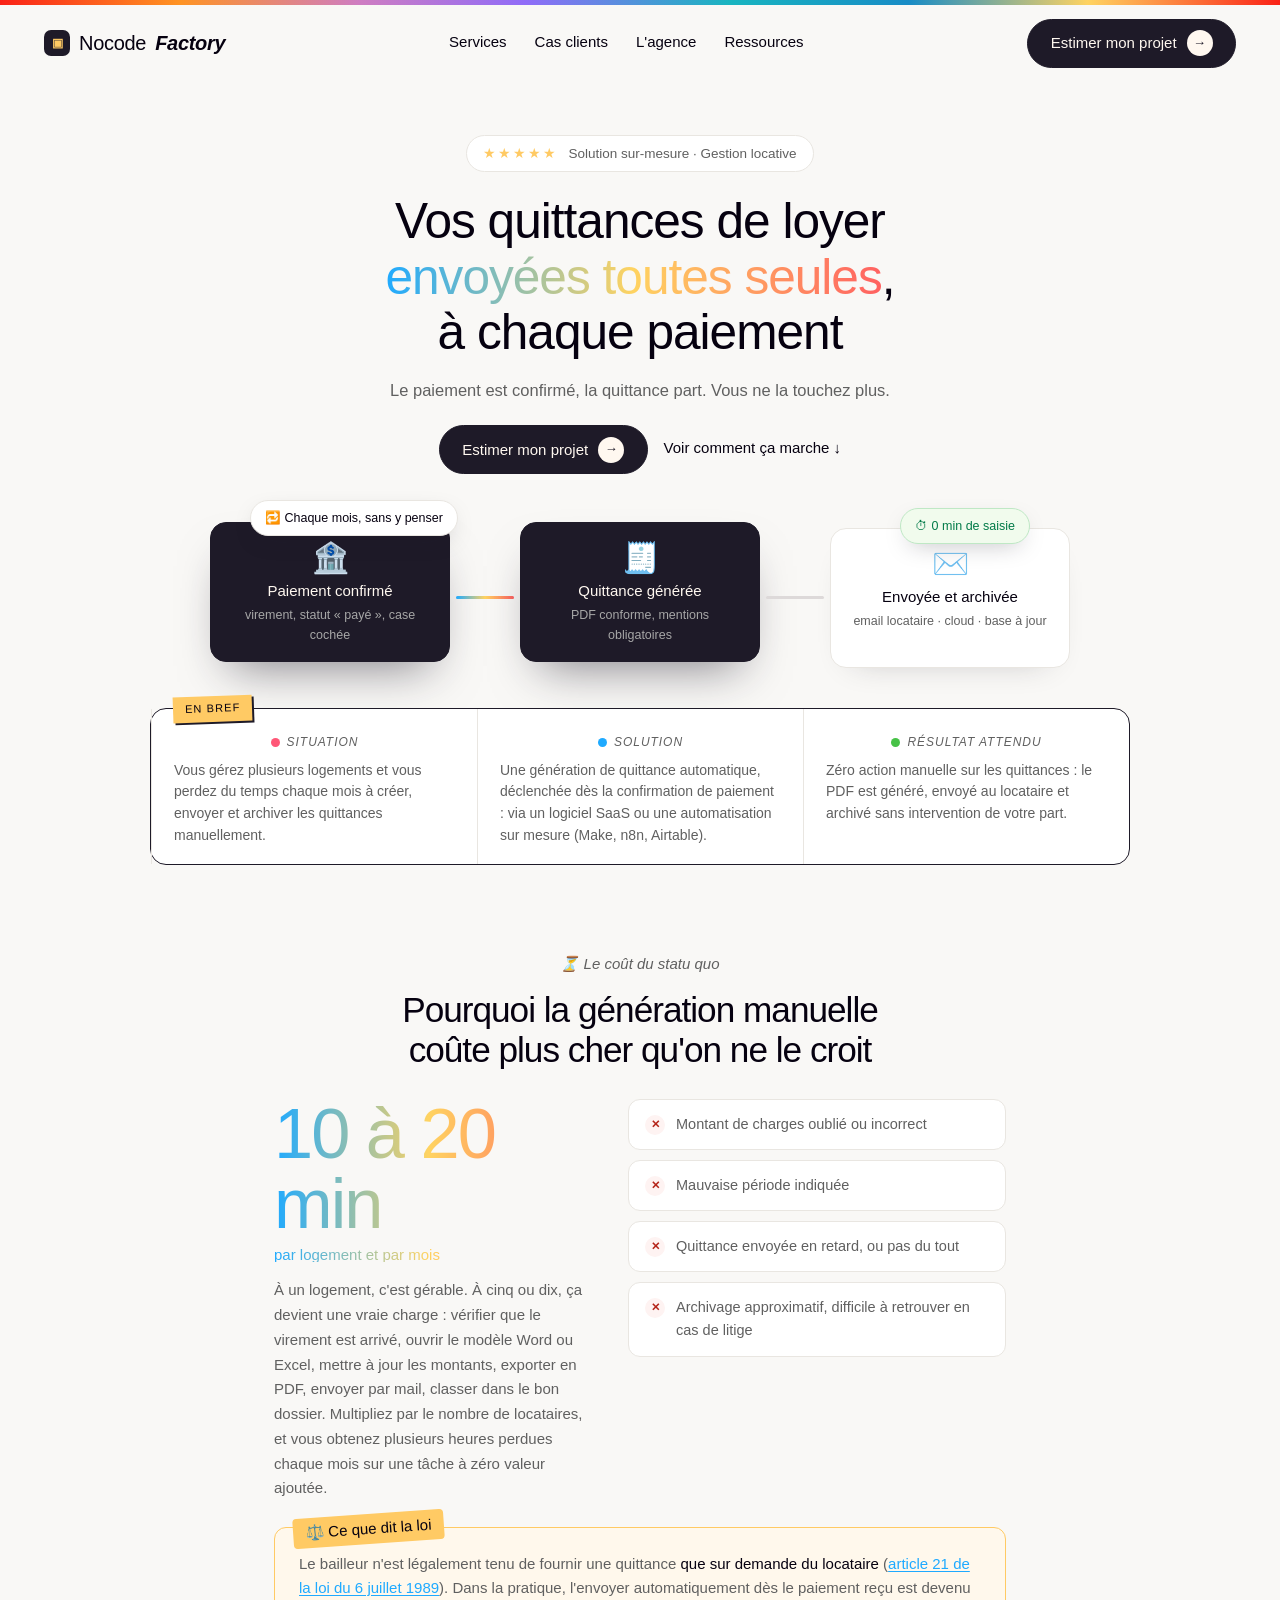
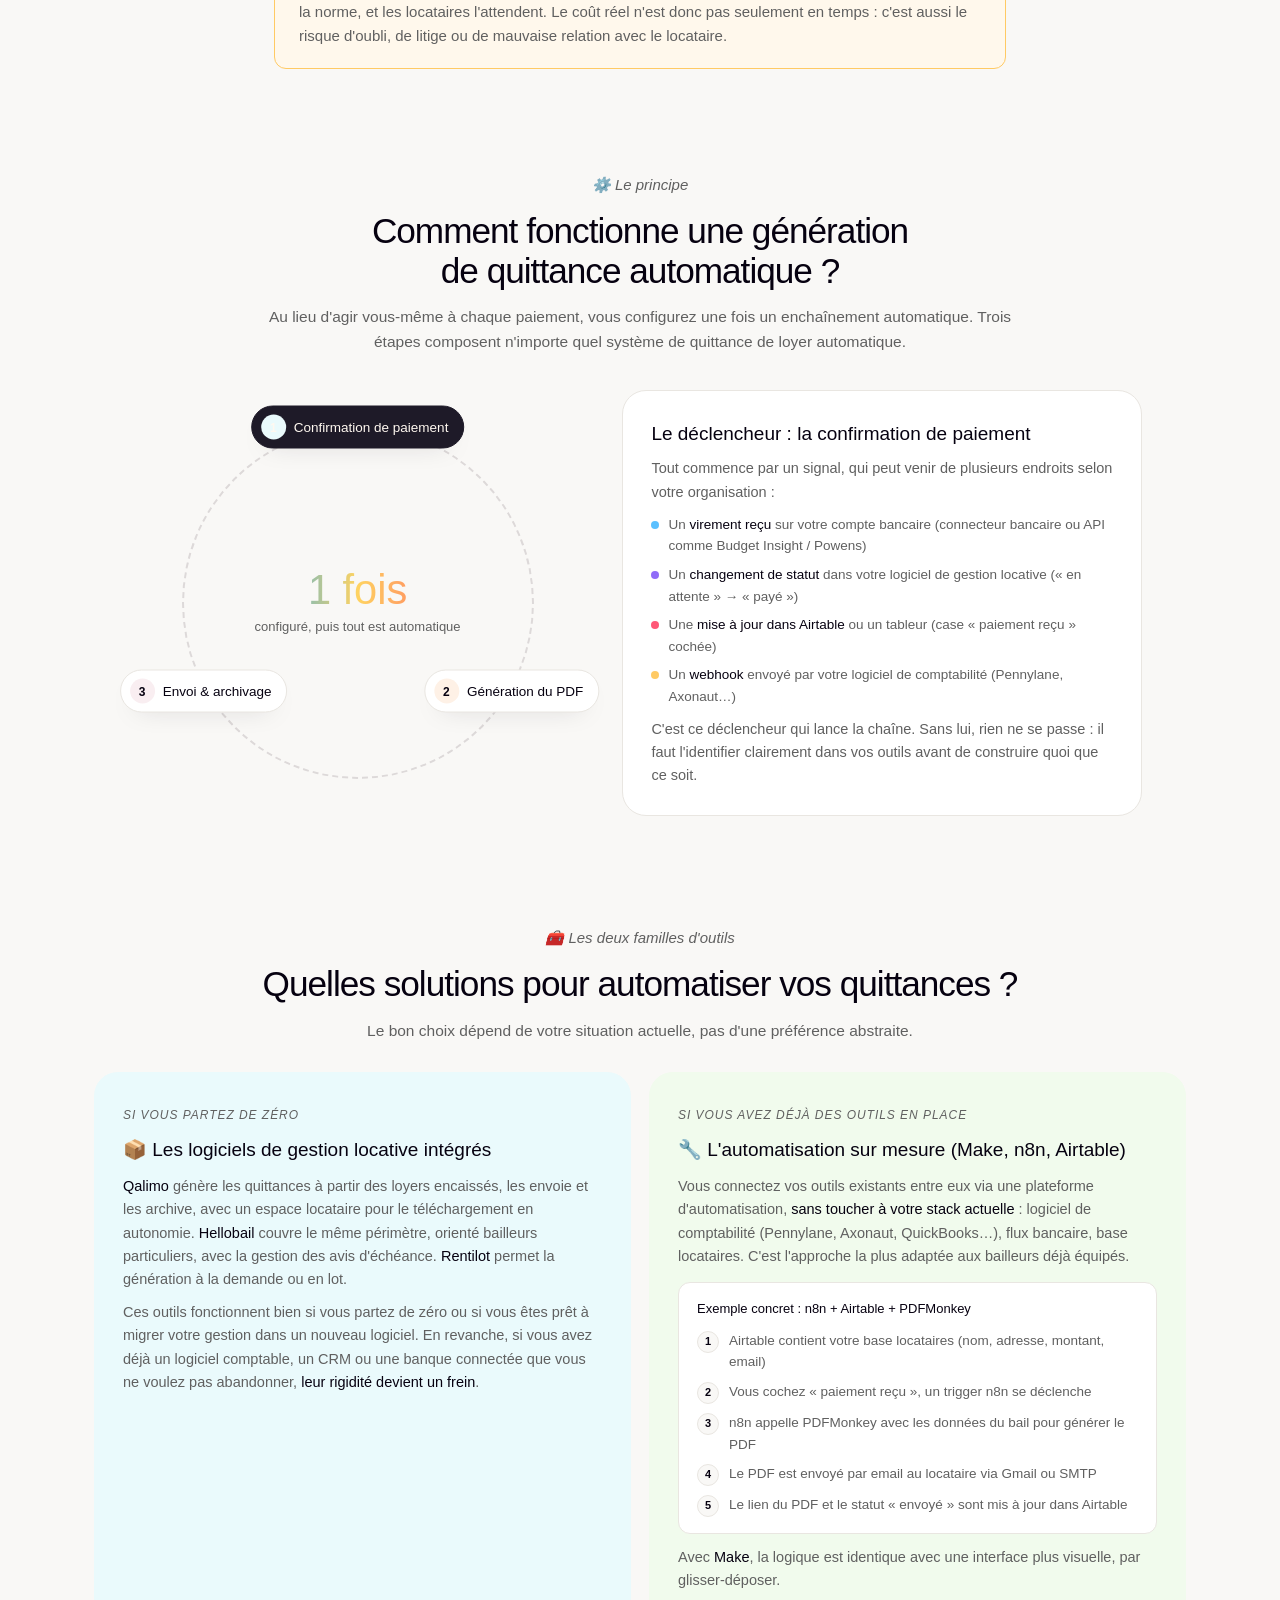
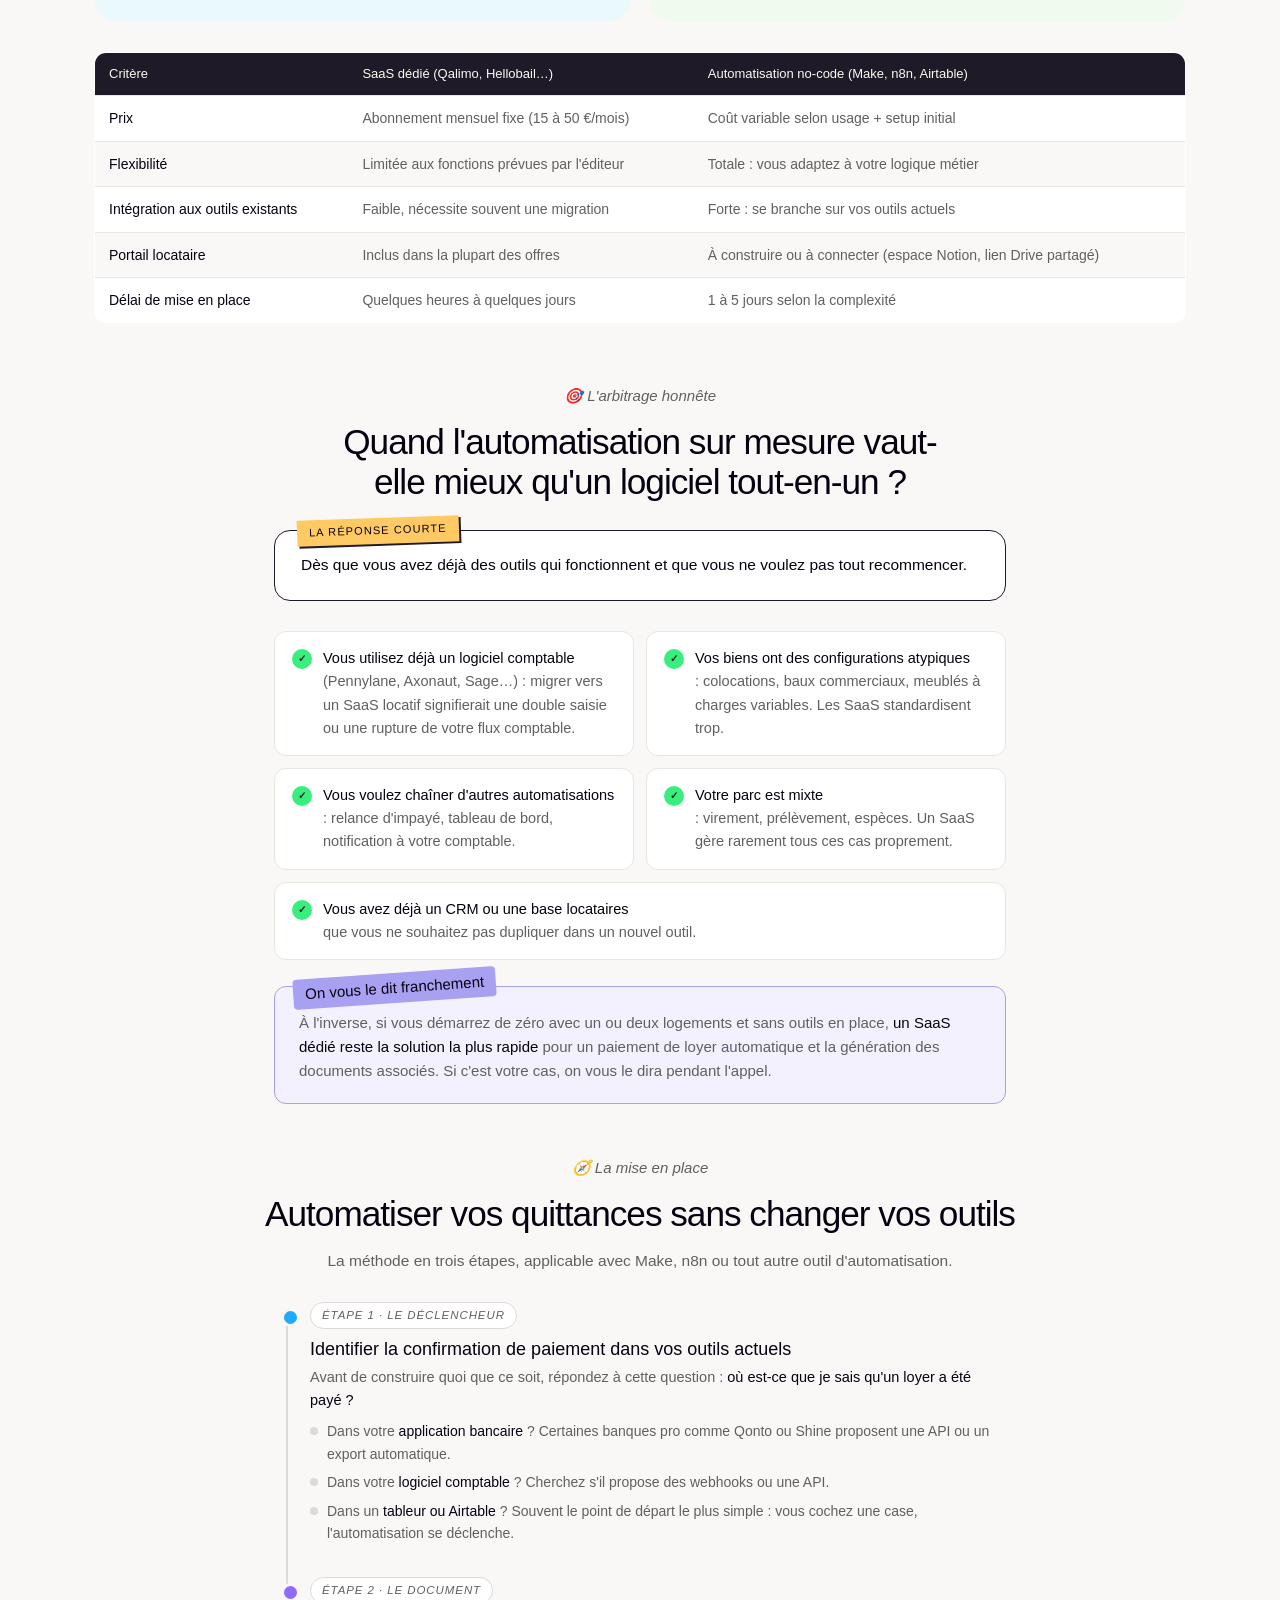
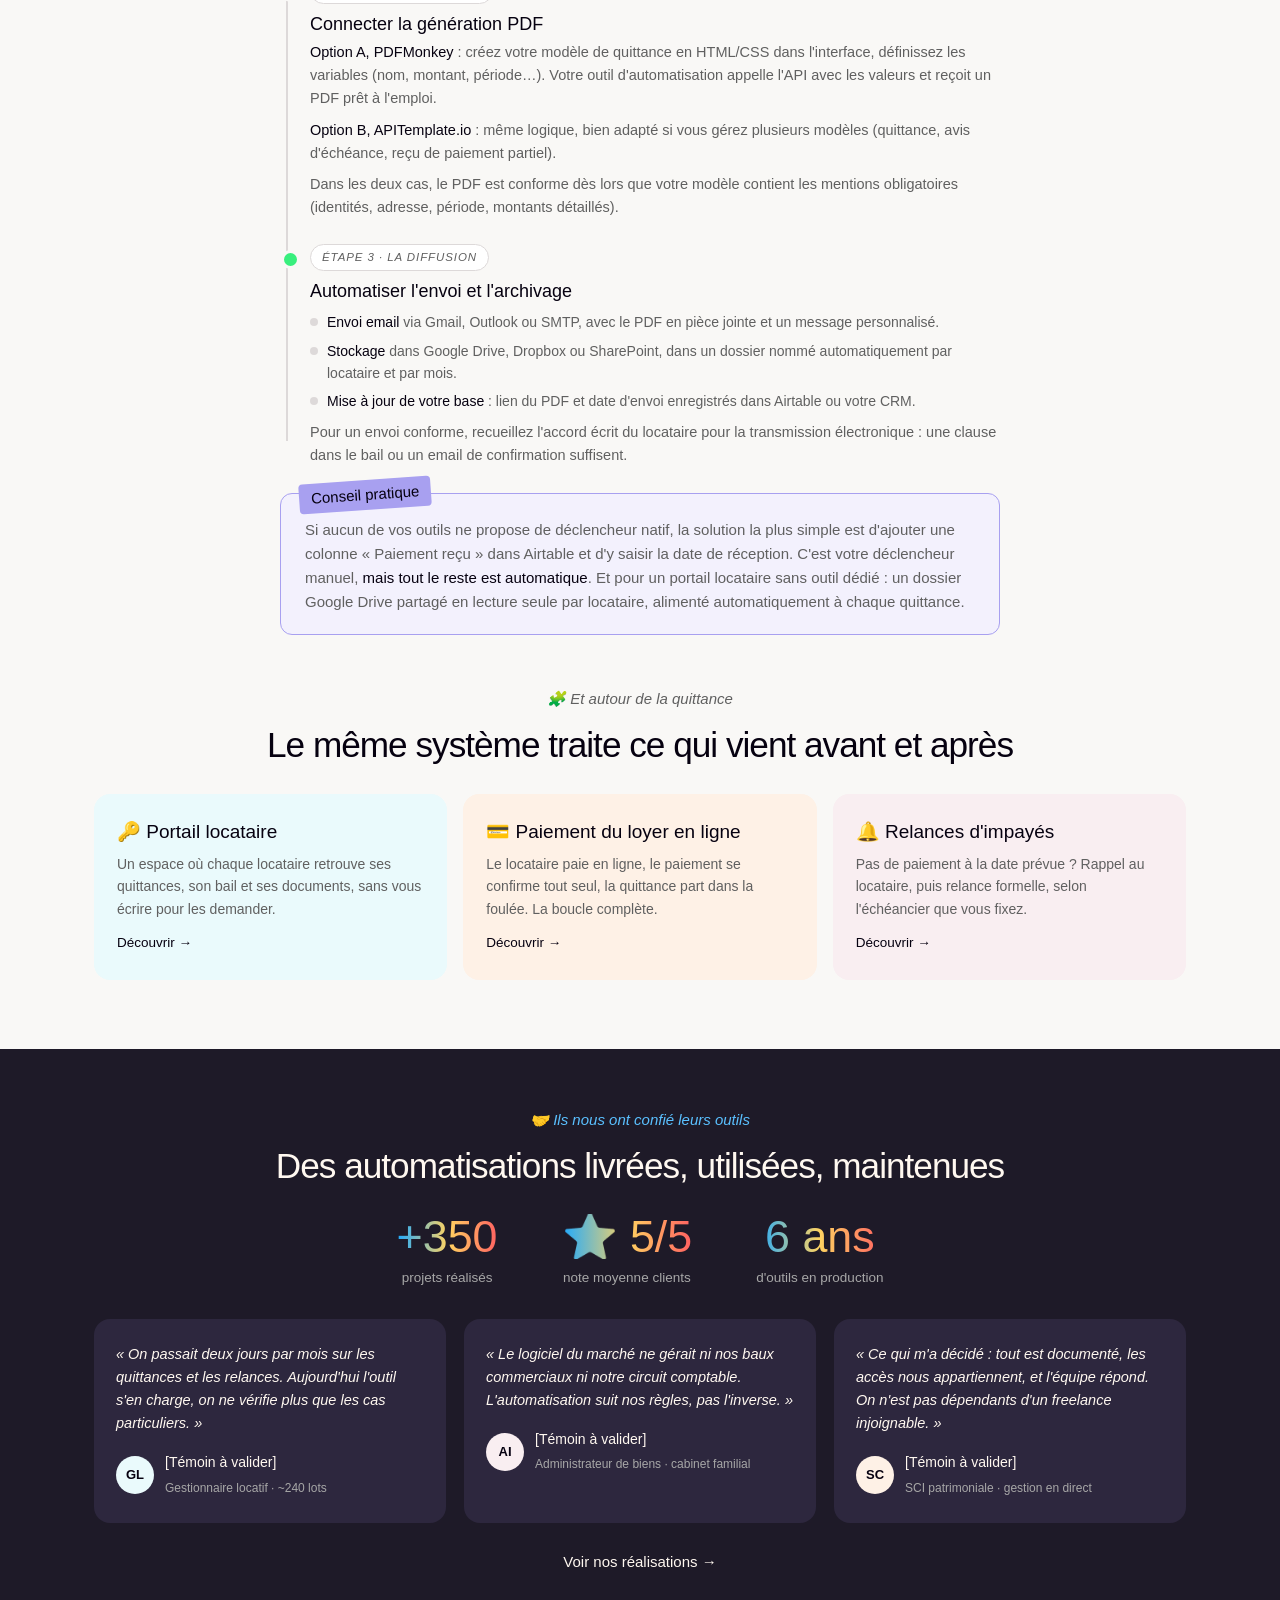
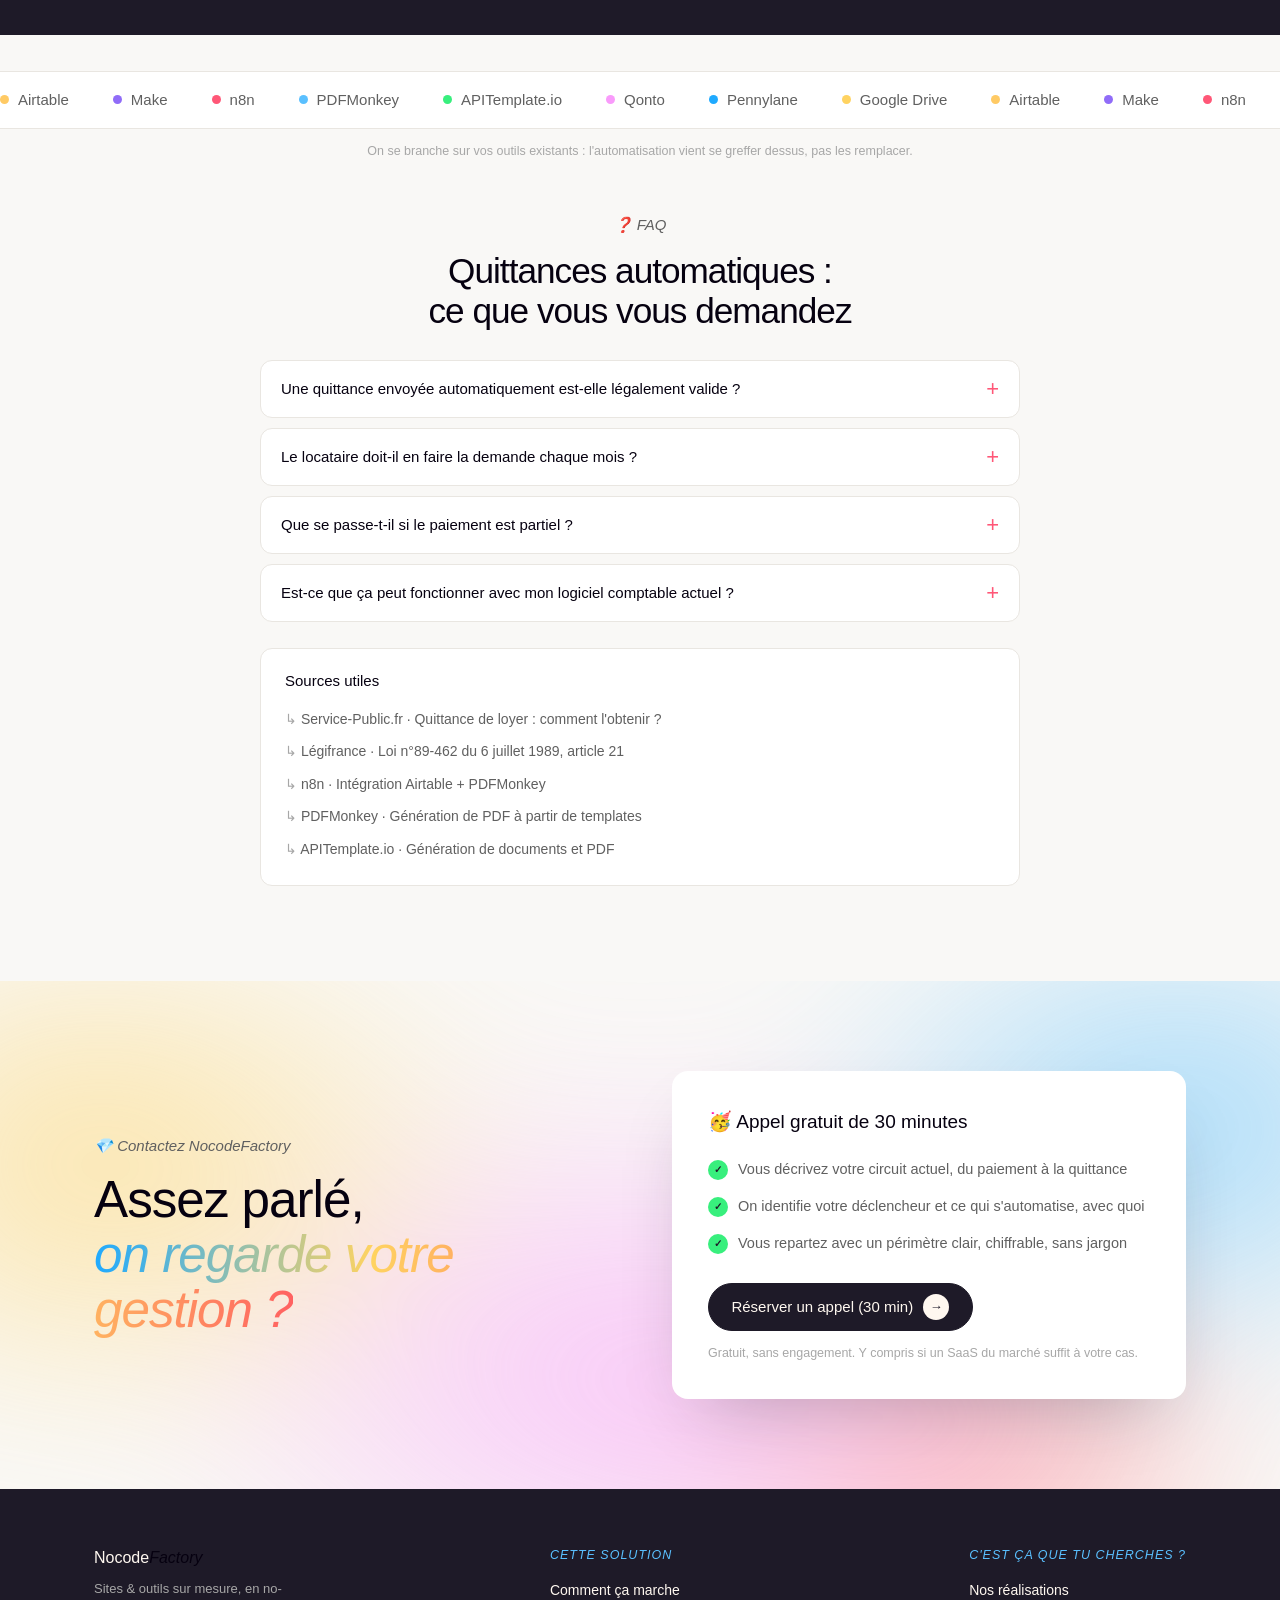
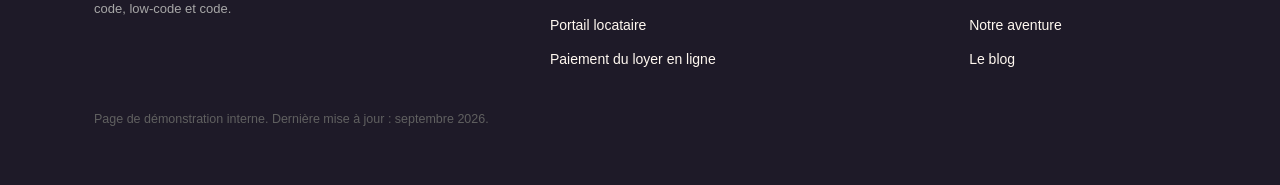
<file: page-solution-quittance-preview.html>
<!DOCTYPE html>
<html lang="fr">
<head>
<meta charset="UTF-8">
<meta name="viewport" content="width=device-width, initial-scale=1.0">
<meta name="robots" content="noindex, nofollow"><!-- preview interne : retirer noindex à la mise en ligne réelle -->
<title>Quittance de loyer automatique : génération et envoi dès le paiement | Nocode Factory</title>
<meta name="description" content="Vous générez et envoyez vos quittances manuellement chaque mois ? Mettez en place une génération automatique déclenchée dès la confirmation de paiement : PDF généré, envoyé au locataire et archivé sans intervention. SaaS ou automatisation sur mesure (Make, n8n, Airtable).">
<!--
  ============================================================================
  TEMPLATE — Page de SERVICE Nocode Factory (famille /solutions/)
  Cadrage : réunion Valentin + Emilien 11/09/2026
  (cr/2026-09-11_reunion-pages-solutions-valentin.md)

  PRINCIPE : page de vente maquillée en page solution. On cible UNE intention
  de recherche formulée dans le langage de la cible, la page démontre qu'on
  sait la traiter, puis vend le sur-mesure et NCF.

  Instance : quittances de loyer automatiques.
  v3 (11/09) : CONTENU ÉDITORIAL RÉEL intégré (texte fourni par Emilien) :
  En bref (situation/solution/résultat), coût du manuel (10-20 min/logement/
  mois), cadre légal art. 21 loi 6 juillet 1989, fonctionnement en 3 étapes
  (cercle passé de 5 à 3 maillons), familles de solutions SaaS vs sur-mesure
  + exemple n8n/Airtable/PDFMonkey + comparatif, quand choisir le sur-mesure,
  mise en place en 3 étapes, FAQ 4 questions sourcées, sources utiles.

  Pour instancier une autre page /solutions/ : chercher les commentaires
  "SLOT:" et remplacer leur contenu. La structure et le CSS ne bougent pas.

  Règles NCF encodées (NE PAS RETIRER) :
    - AUCUN prix NCF chiffré ; les prix affichés = prix publics tiers
      (SaaS locatifs 15-50 €/mois, fourchette du contenu validé Emilien)
    - JAMAIS de faux client nommé : témoignages = GABARITS ANONYMES à
      remplacer par des verbatims réels validés, sinon masquer la section.
      Stats : SEUL +350 projets est sourcé (nocodefactory.fr, 10/09/2026) ;
      « 5/5 » et « 6 ans » = exemples de mise en page à valider.
    - Conversion = appel 30 min ; pas de capture email
    - Zéro tiret cadratin dans la copy (marqueur IA)
  ============================================================================
-->
<style>
  @font-face{font-family:"Fff Acidgrotesk";font-weight:300;font-display:swap;src:url("https://cdn.prod.website-files.com/66eaebf7f23c6ba827f8cde2/68a46699a823bbdcee701e3c_FFF-AcidGrotesk-Light-TRIAL.woff2") format("woff2")}
  @font-face{font-family:"Fff Acidgrotesk";font-weight:400;font-display:swap;src:url("https://cdn.prod.website-files.com/66eaebf7f23c6ba827f8cde2/68a4669900f9dc6c3cbdc9e0_FFF-AcidGrotesk-Normal-TRIAL.woff2") format("woff2")}
  @font-face{font-family:"Fff Acidgrotesk";font-weight:500;font-display:swap;src:url("https://cdn.prod.website-files.com/66eaebf7f23c6ba827f8cde2/68a4669989a8cf768546dcdd_FFF-AcidGrotesk-Medium-TRIAL.woff2") format("woff2")}
  @font-face{font-family:"Fff Acidgrotesk";font-weight:700;font-display:swap;src:url("https://cdn.prod.website-files.com/66eaebf7f23c6ba827f8cde2/68a46699277ec66f5b9dbc0c_FFF-AcidGrotesk-Bold-TRIAL.woff2") format("woff2")}
  :root{
    --beige:#f9f8f6; --ncf-beige:#fff8f0; --white:#fff;
    --ink:#060110; --black:#1e1a28; --grey:#606060; --smoke:#a7a7a7;
    --lightgrey:#ddd9d9; --hair:#e9e6e1; --dark-card:#2d273e;
    --pink:#f99bfb; --pink-vif:#ff5777; --yellow:#ffca64; --green:#38ef7d;
    --green-deep:#027a48; --green-pill:#47c247;
    --blue:#5ac0ff; --blue-link:#1faaff; --purple:#906cf8; --purple-soft:#a8a0f0; --purple-pale:#f3f1fd;
    --pastel-yellow:#fef1e6; --pastel-pink:#f9eef1; --pastel-blue:#eafafc; --pastel-green:#f1fbed;
    --red:#b42318; --red-light:#fef3f2;
    --sans:"Fff Acidgrotesk",Arial,sans-serif;
    --r-lg:1.5rem; --r-md:1rem; --r-sm:.75rem;
    --grad:linear-gradient(90deg,#1faaff,#ffd361,#ff6161,#b75bf2,#1faaff,#ffd361,#ff6161,#b75bf2,#1faaff);
  }
  *{box-sizing:border-box;margin:0;padding:0}
  html{scroll-behavior:smooth;scroll-padding-top:100px}
  body{font-family:var(--sans);background:var(--beige);color:var(--ink);font-size:16px;line-height:1.6}
  ::selection{background:var(--yellow);color:var(--ink)}
  img{max-width:100%}
  a{color:inherit}
  b,strong{font-weight:500;color:var(--ink)}

  .grad{background-image:var(--grad);background-size:400% 100%;-webkit-background-clip:text;background-clip:text;-webkit-text-fill-color:transparent;color:transparent}
  @media(prefers-reduced-motion:no-preference){.grad{animation:rainbowText 14s linear infinite}}
  @keyframes rainbowText{0%{background-position:0% 50%}100%{background-position:400% 50%}}

  .rainbow{height:5px;background:linear-gradient(90deg,#fa2217,#ff9323 14%,#cf7dc1 28%,#906cf8 41%,#19b5c0 57%,#198cc6 71%,#ffd361 85%,#fa2217);transition:height .3s;cursor:pointer}
  .rainbow:hover{height:20px}

  /* ===== nav ===== */
  .nav{background:var(--beige);padding:14px clamp(18px,4vw,44px);display:flex;align-items:center;justify-content:space-between;gap:18px;position:sticky;top:0;z-index:60;border-bottom:1px solid transparent}
  .nav.scrolled{background:color-mix(in srgb,var(--beige) 92%,transparent);backdrop-filter:blur(10px);border-bottom-color:var(--hair)}
  .brand{display:flex;align-items:center;gap:9px;font-size:20px;letter-spacing:-.3px;text-decoration:none;color:var(--ink)}
  .brand .mk{width:26px;height:26px;border-radius:7px;background:var(--black);color:var(--yellow);display:grid;place-items:center;font-size:12px;font-weight:700}
  .brand b{font-weight:700;font-style:italic}
  .nav .links{display:flex;gap:28px;font-size:15px;color:var(--ink)}
  .nav .links a{text-decoration:none;position:relative;padding-bottom:3px}
  .nav .links a::after{content:"";position:absolute;left:0;bottom:0;height:1px;width:0;background:var(--black);transition:width .3s}
  .nav .links a:hover::after{width:100%}
  @media(max-width:860px){.nav .links{display:none}}

  /* ===== boutons ===== */
  .btn{display:inline-flex;align-items:center;gap:10px;font-weight:500;font-size:15px;white-space:nowrap;text-decoration:none;border-radius:3000px;padding:.65rem 1.4rem;border:1px solid var(--black);transition:.375s cubic-bezier(.23,1,.32,1);cursor:pointer}
  @media(max-width:480px){.nav .btn{padding:.45rem .9rem;font-size:13px}.nav .btn .circ{width:22px;height:22px;font-size:12px}.brand{font-size:17px}}
  .btn .circ{display:grid;place-items:center;width:26px;height:26px;border-radius:50%;background:var(--ncf-beige);color:var(--black);font-size:13px;flex:0 0 auto;transition:transform .375s cubic-bezier(.23,1,.32,1)}
  .btn:hover .circ{transform:translateX(4px)}
  .btn-dark{background:var(--black);color:var(--ncf-beige)}
  .btn-dark:hover{background:transparent;color:var(--ink);transform:scale(1.02)}
  .btn-dark:hover .circ{background:var(--black);color:var(--ncf-beige)}
  .btn-white{background:var(--white);color:var(--black);border-color:var(--white)}
  .btn-white .circ{background:var(--black);color:var(--ncf-beige)}
  .btn-white:hover{background:transparent;color:var(--ncf-beige);transform:scale(1.02)}
  .btn-white:hover .circ{background:var(--white);color:var(--black)}

  .tlink{display:inline-block;font-size:15px;font-weight:500;text-decoration:none;position:relative;padding-bottom:3px}
  .tlink::after{content:"";position:absolute;left:0;bottom:0;height:1.5px;width:0;background:currentColor;transition:width .3s}
  .tlink:hover::after{width:100%}
  .inl{color:var(--blue-link);text-decoration:underline;text-underline-offset:2px}
  .inl:hover{color:var(--purple)}

  .wrap{max-width:1180px;margin:0 auto;padding:0 clamp(18px,4vw,44px)}
  .narrow{max-width:820px;margin:0 auto}

  /* ===== sections service ===== */
  .sec{padding:clamp(30px,4vw,52px) 0}
  .sec-head{max-width:760px;margin:0 auto clamp(18px,2.5vw,28px);text-align:center}
  .kick{display:inline-flex;align-items:center;gap:8px;font-size:15px;font-style:italic;font-weight:500;color:var(--grey);margin-bottom:14px}
  h2{font-weight:500;font-size:clamp(1.6rem,3vw,2.2rem);line-height:1.15;letter-spacing:-1px;text-wrap:balance}
  .sec-head p{font-size:15.5px;color:var(--grey);margin-top:14px}
  h3{font-weight:500;font-size:19px}

  /* ===== hero ===== */
  .hero{padding:clamp(30px,4.5vw,52px) 0 clamp(22px,3vw,34px);text-align:center}
  .laurels{display:inline-flex;align-items:center;gap:10px;font-size:13.5px;font-weight:500;color:var(--grey);border:1px solid var(--hair);background:var(--white);border-radius:3000px;padding:7px 16px;margin-bottom:22px}
  .laurels .st{color:var(--yellow);letter-spacing:2px}
  h1{font-weight:500;font-size:clamp(2rem,4.4vw,3.1rem);line-height:1.12;letter-spacing:-1px;text-wrap:balance;max-width:20ch;margin:0 auto}
  .hero .sub{font-size:16.5px;color:var(--grey);max-width:62ch;margin:16px auto 0}
  .hero .ctas{display:flex;gap:16px;justify-content:center;align-items:center;flex-wrap:wrap;margin-top:22px}

  .pillok{display:inline-block;background:var(--pastel-green);color:var(--green-deep);font-size:11.5px;font-weight:500;border-radius:3000px;padding:3px 10px}

  /* flux animé du hero */
  .flow{position:relative;display:flex;align-items:stretch;justify-content:center;max-width:860px;margin:clamp(24px,3.5vw,40px) auto 0;padding-top:14px}
  .fnode{background:var(--white);border:1px solid var(--hair);border-radius:var(--r-md);padding:20px 18px 16px;width:min(240px,31%);text-align:center;transition:all .45s cubic-bezier(.23,1,.32,1);box-shadow:0 14px 34px -24px rgba(30,26,40,.3)}
  .fnode .ic{font-size:30px;display:block;margin-bottom:8px;line-height:1}
  .fnode b{display:block;font-size:15px;line-height:1.3}
  .fnode small{display:block;font-size:12.5px;color:var(--grey);margin-top:4px}
  .fnode.on{background:var(--black);border-color:var(--black);transform:translateY(-6px);box-shadow:0 24px 48px -20px rgba(30,26,40,.55)}
  .fnode.on b{color:var(--ncf-beige)}
  .fnode.on small{color:var(--smoke)}
  .flink{flex:1;max-width:88px;height:3px;align-self:center;background:var(--lightgrey);border-radius:3px;position:relative;overflow:hidden;margin:0 6px}
  .flink::after{content:"";position:absolute;inset:0;background-image:var(--grad);background-size:400% 100%;transform:scaleX(0);transform-origin:left;transition:transform .55s cubic-bezier(.23,1,.32,1)}
  .flink.on::after{transform:scaleX(1)}
  @media(prefers-reduced-motion:no-preference){.flink.on::after{animation:rainbowText 14s linear infinite}}
  @media(max-width:680px){
    .flow{flex-direction:column;align-items:center;gap:0}
    .fnode{width:min(320px,92%)}
    .flink{flex:none;width:3px;height:26px;max-width:none;align-self:center;margin:4px 0}
    .flink::after{transform:scaleY(0);transform-origin:top}
    .flink.on::after{transform:scaleY(1)}
  }
  .chip{position:absolute;font-size:12.5px;font-weight:500;border-radius:3000px;padding:7px 14px;box-shadow:0 8px 24px -10px rgba(30,26,40,.35);white-space:nowrap;z-index:2}
  .chip-a{top:-6px;right:clamp(2px,4vw,40px);background:var(--pastel-green);color:var(--green-deep);border:1px solid #bfe8c5}
  .chip-b{top:-14px;left:clamp(2px,4vw,40px);background:var(--white);color:var(--ink);border:1px solid var(--hair)}
  @media(prefers-reduced-motion:no-preference){
    .chip-a{animation:levitation 5s ease-in-out infinite}
    .chip-b{animation:levitation 6s ease-in-out infinite reverse}
  }
  @keyframes levitation{0%{transform:translateY(2px)}50%{transform:translateY(-8px)}100%{transform:translateY(2px)}}

  /* ===== En bref (AEO, snippet-ready) ===== */
  .brief{position:relative;background:var(--white);border:1.5px solid var(--black);border-radius:var(--r-md);max-width:980px;margin:clamp(26px,4vw,40px) auto 0;display:grid;grid-template-columns:repeat(3,1fr)}
  .brief>div{padding:20px 22px 18px;border-left:1px solid var(--hair)}
  .brief>div:first-child{border-left:none}
  .brief .tag{position:absolute;top:-13px;left:22px;background:var(--yellow);font-size:11px;font-weight:500;letter-spacing:.1em;text-transform:uppercase;padding:4px 12px;transform:rotate(-2deg);box-shadow:2px 2px 0 var(--black)}
  .brief .lb{display:inline-flex;align-items:center;gap:7px;font-size:12px;font-weight:500;letter-spacing:.08em;text-transform:uppercase;font-style:italic;color:var(--grey);margin-bottom:8px}
  .brief .lb .d{width:9px;height:9px;border-radius:50%}
  .brief p{font-size:14px;color:var(--grey);line-height:1.55;text-align:left}
  @media(max-width:760px){.brief{grid-template-columns:1fr}.brief>div{border-left:none;border-top:1px solid var(--hair)}.brief>div:first-child{border-top:none}}

  /* ===== coût du manuel ===== */
  .cost{display:grid;grid-template-columns:minmax(0,.9fr) minmax(0,1.1fr);gap:clamp(22px,3.5vw,48px);align-items:start}
  @media(max-width:860px){.cost{grid-template-columns:1fr}}
  .cost .big{font-weight:500;font-size:clamp(3rem,6vw,4.4rem);line-height:1;letter-spacing:-2px}
  .cost .big small{display:block;font-size:15px;letter-spacing:0;color:var(--grey);font-weight:400;margin-top:8px}
  .cost .txt{font-size:15px;color:var(--grey);margin-top:16px;line-height:1.65}
  .errs{list-style:none;display:flex;flex-direction:column;gap:10px}
  .errs li{display:flex;gap:11px;align-items:flex-start;background:var(--white);border:1px solid var(--hair);border-radius:var(--r-sm);padding:13px 16px;font-size:14.5px;color:var(--grey)}
  .errs .x{flex:0 0 20px;height:20px;border-radius:50%;background:var(--red-light);color:var(--red);display:grid;place-items:center;font-size:11px;font-weight:700;margin-top:2px}

  /* callouts (charte : genius / warn) */
  .warn{position:relative;background:#fff8ec;border:1px solid var(--yellow);border-radius:var(--r-sm);padding:24px 24px 20px;margin:26px 0 0;font-size:15px;color:var(--grey)}
  .warn .sticker{position:absolute;top:-14px;left:18px;background:var(--yellow);color:var(--ink);font-weight:500;font-size:15px;padding:3px 12px;border-radius:4px;transform:rotate(-4deg)}
  .warn b{color:var(--ink)}
  .genius{position:relative;background:var(--purple-pale);border:1px solid var(--purple-soft);border-radius:var(--r-sm);padding:24px 24px 20px;margin:26px 0 0;font-size:15px;color:var(--grey)}
  .genius .sticker{position:absolute;top:-14px;left:18px;background:var(--purple-soft);color:var(--ink);font-weight:500;font-size:15px;padding:3px 12px;border-radius:4px;transform:rotate(-4deg)}
  .genius b{color:var(--ink)}

  /* réponse courte (AEO) */
  .short{position:relative;background:var(--white);border:1.5px solid var(--black);border-radius:var(--r-md);padding:22px 26px;margin:0 auto clamp(20px,3vw,30px);max-width:820px;font-size:15.5px}
  .short .tag{position:absolute;top:-13px;left:22px;background:var(--yellow);font-size:11px;font-weight:500;letter-spacing:.1em;text-transform:uppercase;padding:4px 12px;transform:rotate(-2deg);box-shadow:2px 2px 0 var(--black)}

  /* ===== workflow : les 3 étapes en cercle + panneau de détail ===== */
  .orbit{display:grid;grid-template-columns:minmax(0,440px) minmax(0,520px);gap:clamp(20px,3.5vw,52px);align-items:center;justify-content:center}
  .ring{position:relative;aspect-ratio:1;max-width:440px;width:100%;margin:0 auto}
  .ring::before{content:"";position:absolute;inset:10%;border:2px dashed var(--lightgrey);border-radius:50%}
  .ocore{position:absolute;left:50%;top:50%;translate:-50% -50%;text-align:center;width:48%}
  .ocore .v{font-weight:500;font-size:clamp(2rem,3.4vw,2.6rem);line-height:1}
  .ocore .l{font-size:13px;color:var(--grey);margin-top:6px}
  .onode{position:absolute;translate:-50% -50%;display:inline-flex;align-items:center;gap:8px;background:var(--white);border:1px solid var(--hair);border-radius:3000px;padding:8px 15px 8px 9px;font-family:inherit;font-weight:500;font-size:13.5px;color:var(--ink);cursor:pointer;transition:all .3s cubic-bezier(.23,1,.32,1);white-space:nowrap;box-shadow:0 10px 26px -18px rgba(30,26,40,.35)}
  .onode .n{width:25px;height:25px;border-radius:50%;display:grid;place-items:center;font-weight:700;font-size:12px;flex:0 0 auto}
  .onode:nth-of-type(1) .n{background:var(--pastel-blue)}
  .onode:nth-of-type(2) .n{background:var(--pastel-yellow)}
  .onode:nth-of-type(3) .n{background:var(--pastel-pink)}
  .onode:hover{transform:translate(-50%,-50%) scale(1.06);border-color:var(--ink)}
  .onode.sel{background:var(--black);color:var(--ncf-beige);border-color:var(--black)}
  .opanels{position:relative}
  .opanel{display:none;background:var(--white);border:1px solid var(--hair);border-radius:var(--r-lg);padding:clamp(20px,2.5vw,28px)}
  .opanel.show{display:block;animation:ncfp-rise .45s cubic-bezier(.23,1,.32,1)}
  @keyframes ncfp-rise{0%{opacity:0;transform:translateY(10px)}100%{opacity:1;transform:none}}
  .opanel h3{margin-bottom:8px}
  .opanel p{font-size:14.5px;color:var(--grey);line-height:1.6}
  .opanel ul{list-style:none;margin-top:10px;display:flex;flex-direction:column;gap:7px}
  .opanel ul li{display:flex;gap:9px;align-items:flex-start;font-size:13.5px;color:var(--grey)}
  .opanel ul .d{flex:0 0 8px;height:8px;border-radius:50%;margin-top:7px}
  .opanel .mini{margin-top:14px;background:var(--beige);border:1px solid var(--hair);border-radius:10px;padding:10px 12px;font-size:12.5px;color:var(--grey);display:flex;flex-direction:column;gap:6px}
  .opanel .mini .l{display:flex;justify-content:space-between;gap:8px;align-items:center}
  .opanel .mini .l b{font-size:12.5px}
  @media(max-width:900px){
    .orbit{grid-template-columns:1fr;gap:16px}
    .ring{aspect-ratio:auto;max-width:none;display:flex;flex-wrap:wrap;gap:8px;justify-content:center}
    .ring::before{display:none}
    .ocore{display:none}
    .onode{position:static;translate:none}
    .onode:hover{transform:scale(1.04)}
  }

  /* ===== familles de solutions ===== */
  .fams{display:grid;grid-template-columns:1fr 1fr;gap:18px;margin-bottom:clamp(20px,3vw,30px)}
  @media(max-width:860px){.fams{grid-template-columns:1fr}}
  .fam{border-radius:var(--r-lg);padding:clamp(20px,2.5vw,28px);border:1px solid transparent;transition:all .3s cubic-bezier(.23,1,.32,1)}
  .fam.p-blue{background:var(--pastel-blue)}
  .fam.p-green{background:var(--pastel-green)}
  .fam.p-blue:hover{background:var(--white);box-shadow:0 0 34px rgba(90,192,255,.45)}
  .fam.p-green:hover{background:var(--white);box-shadow:0 0 34px rgba(56,239,125,.4)}
  .fam .who{display:inline-block;font-size:12px;font-weight:500;letter-spacing:.08em;text-transform:uppercase;font-style:italic;color:var(--grey);margin-bottom:10px}
  .fam h3{margin-bottom:10px}
  .fam p{font-size:14.5px;color:var(--grey);line-height:1.6;margin-bottom:10px}
  .fam p:last-child{margin-bottom:0}
  .recipe{background:var(--white);border:1px solid var(--hair);border-radius:var(--r-sm);padding:16px 18px;margin-top:14px}
  .recipe .rt{font-size:13px;font-weight:500;margin-bottom:10px}
  .recipe ol{list-style:none;counter-reset:rc;display:flex;flex-direction:column;gap:8px}
  .recipe ol li{counter-increment:rc;display:flex;gap:10px;align-items:flex-start;font-size:13.5px;color:var(--grey)}
  .recipe ol li::before{content:counter(rc);flex:0 0 20px;height:20px;border-radius:50%;background:var(--beige);border:1px solid var(--hair);display:grid;place-items:center;font-size:11px;font-weight:700;color:var(--ink);margin-top:1px}

  /* ===== tableau comparatif ===== */
  .tco{width:100%;border-collapse:collapse;font-size:14px;margin:0 0 8px;background:var(--white);border:1px solid var(--hair);border-radius:var(--r-sm);overflow:hidden}
  .tco th{background:var(--black);color:var(--ncf-beige);font-weight:500;text-align:left;padding:11px 14px;font-size:13px}
  .tco td{padding:11px 14px;border-top:1px solid var(--hair);color:var(--grey);vertical-align:top}
  .tco td:first-child{color:var(--ink);font-weight:500}
  .tco tr:nth-child(even) td{background:var(--beige)}
  .tabcap{font-size:12.5px;color:var(--smoke);margin-top:10px;text-align:center}
  @media(max-width:600px){.tco{display:block;overflow-x:auto}}

  /* ===== quand le sur-mesure ===== */
  .whens{display:grid;grid-template-columns:repeat(2,1fr);gap:12px}
  @media(max-width:760px){.whens{grid-template-columns:1fr}}
  .when{display:flex;gap:11px;align-items:flex-start;background:var(--white);border:1px solid var(--hair);border-radius:var(--r-sm);padding:15px 17px;font-size:14.5px;color:var(--grey);transition:all .25s}
  .when:hover{border-color:var(--ink);transform:translateY(-2px)}
  .when .ck{flex:0 0 20px;height:20px;border-radius:50%;background:var(--green);color:var(--black);display:grid;place-items:center;font-size:10px;font-weight:700;margin-top:2px}
  .when b{display:block}

  /* ===== timeline mise en place (charte §5) ===== */
  .tlwrap{max-width:720px;margin:0 auto}
  .tl{position:relative;padding-left:30px}
  .tl::before{content:"";position:absolute;left:6px;top:10px;bottom:26px;width:2px;background:var(--lightgrey)}
  .tl-item{position:relative;padding-bottom:24px}
  .tl-item:last-child{padding-bottom:0}
  .tl-item::before{content:"";position:absolute;left:-29px;top:7px;width:13px;height:13px;border-radius:50%;background:var(--dot,var(--purple));border:3px solid var(--beige)}
  .tl-item:nth-child(1){--dot:#1faaff}.tl-item:nth-child(2){--dot:#906cf8}.tl-item:nth-child(3){--dot:#38ef7d}
  .tl-item .d{display:inline-block;font-size:11.5px;font-weight:500;letter-spacing:.08em;text-transform:uppercase;font-style:italic;background:var(--white);border:1px solid var(--lightgrey);border-radius:3000px;padding:3px 11px;margin-bottom:8px;color:var(--grey)}
  .tl-item h3{margin:0 0 5px;font-size:18px;line-height:1.35}
  .tl-item p{font-size:14.5px;color:var(--grey);margin-bottom:8px}
  .tl-item p:last-child{margin-bottom:0}
  .tl-item ul{list-style:none;display:flex;flex-direction:column;gap:6px;margin:8px 0}
  .tl-item ul li{display:flex;gap:9px;align-items:flex-start;font-size:14px;color:var(--grey)}
  .tl-item ul .d2{flex:0 0 8px;height:8px;border-radius:50%;margin-top:7px;background:var(--lightgrey)}

  /* ===== besoins liés ===== */
  .linked{display:grid;grid-template-columns:repeat(auto-fit,minmax(260px,1fr));gap:16px}
  .lcard{display:block;text-decoration:none;border-radius:var(--r-md);padding:22px;border:1px solid transparent;transition:all .3s cubic-bezier(.23,1,.32,1)}
  .lcard.p-blue{background:var(--pastel-blue)}
  .lcard.p-pink{background:var(--pastel-pink)}
  .lcard.p-yellow{background:var(--pastel-yellow)}
  .lcard.p-blue:hover{background:var(--white);box-shadow:0 0 34px rgba(90,192,255,.45)}
  .lcard.p-pink:hover{background:var(--white);box-shadow:0 0 34px rgba(249,155,251,.5)}
  .lcard.p-yellow:hover{background:var(--white);box-shadow:0 0 34px rgba(255,202,100,.5)}
  .lcard h3{margin-bottom:6px}
  .lcard p{font-size:14px;color:var(--grey)}
  .lcard .go{display:inline-block;font-size:13.5px;font-weight:500;margin-top:12px;color:var(--ink)}

  /* ===== section sombre : preuve sociale ===== */
  .dark{background:var(--black);color:var(--ncf-beige);padding:clamp(36px,4.5vw,60px) 0;margin:clamp(8px,1.5vw,18px) 0 clamp(20px,3vw,36px)}
  .dark .kick{color:var(--blue)}
  .dark h2{color:var(--ncf-beige)}
  .dark .sec-head p{color:var(--smoke)}
  .stats{display:flex;justify-content:center;gap:clamp(24px,5vw,72px);flex-wrap:wrap;margin-bottom:clamp(20px,2.5vw,30px)}
  .stat{text-align:center}
  .stat .v{font-weight:500;font-size:clamp(2rem,4vw,2.8rem);line-height:1}
  .stat .l{font-size:13.5px;color:var(--smoke);margin-top:8px}
  .tstm{display:grid;grid-template-columns:repeat(auto-fit,minmax(280px,1fr));gap:18px}
  .tcard{background:var(--dark-card);border-radius:var(--r-md);padding:24px 22px;transition:all .3s cubic-bezier(.23,1,.32,1)}
  .tcard:hover{transform:scale(1.03) rotate(-1.2deg);box-shadow:0 0 40px rgba(144,108,248,.4)}
  .tcard .q{font-size:14.5px;color:var(--ncf-beige);line-height:1.6;font-style:italic}
  .tcard .who{display:flex;gap:11px;align-items:center;margin-top:16px}
  .tcard .av{width:38px;height:38px;border-radius:50%;display:grid;place-items:center;font-weight:700;font-size:13px;color:var(--ink);flex:0 0 auto}
  .tcard .who b{display:block;font-size:14px;color:var(--ncf-beige)}
  .tcard .who small{color:var(--smoke);font-size:12px}
  .dark .more{text-align:center;margin-top:26px}
  .dark .tlink{color:var(--ncf-beige)}

  /* ===== marquee outils (charte §3) ===== */
  .mq{overflow:hidden;position:relative;border-block:1px solid var(--hair);padding:16px 0;background:var(--white)}
  .mq .track{display:flex;gap:44px;width:max-content}
  @media(prefers-reduced-motion:no-preference){.mq .track{animation:marquee 32s linear infinite}.mq:hover .track{animation-play-state:paused}}
  @keyframes marquee{0%{transform:translateX(0)}100%{transform:translateX(-50%)}}
  .mq .it{font-weight:500;font-size:15px;color:var(--grey);display:flex;align-items:center;gap:9px;white-space:nowrap}
  .mq .it .d{width:9px;height:9px;border-radius:50%;flex:0 0 auto}
  .mqcap{font-size:12.5px;color:var(--smoke);text-align:center;margin-top:12px}

  /* ===== FAQ ===== */
  .faqwrap{max-width:760px;margin:0 auto}
  .faq details{background:var(--white);border:1px solid var(--hair);border-radius:var(--r-sm);margin-bottom:10px;overflow:hidden;transition:border-color .25s}
  .faq details:hover{border-color:var(--lightgrey)}
  .faq details[open]{border-color:var(--black)}
  .faq summary{list-style:none;cursor:pointer;padding:16px 52px 16px 20px;font-weight:500;font-size:15px;position:relative}
  .faq summary::-webkit-details-marker{display:none}
  .faq summary::after{content:"+";position:absolute;right:20px;top:50%;translate:0 -50%;font-size:22px;font-weight:300;color:var(--pink-vif);transition:transform .3s cubic-bezier(.23,1,.32,1)}
  .faq details[open] summary::after{transform:rotate(45deg)}
  .faq details p{padding:0 20px 18px;color:var(--grey);font-size:14.5px}

  /* sources */
  .srcbox{background:var(--white);border:1px solid var(--hair);border-radius:var(--r-sm);padding:20px 24px;max-width:760px;margin:clamp(18px,2.5vw,26px) auto 0}
  .srcbox .t{font-weight:500;font-size:15px;margin-bottom:10px}
  .srcbox a{display:block;font-size:14px;color:var(--grey);text-decoration:none;padding:5px 0}
  .srcbox a:hover{color:var(--ink)}
  .srcbox a::before{content:"↳ ";color:var(--smoke)}

  /* ===== CTA final aurora ===== */
  .final{position:relative;overflow:hidden;padding:clamp(52px,7vw,90px) 0;margin-top:clamp(28px,4vw,44px)}
  .final .aurora{position:absolute;inset:-20% -10%;pointer-events:none;filter:blur(80px);opacity:.55;background:
    radial-gradient(40% 55% at 15% 40%,#ffd361 0%,transparent 70%),
    radial-gradient(45% 60% at 50% 70%,#f99bfb 0%,transparent 72%),
    radial-gradient(38% 52% at 85% 35%,#5ac0ff 0%,transparent 70%),
    radial-gradient(30% 45% at 70% 80%,#ff6161 0%,transparent 70%)}
  .final .grid{position:relative;z-index:1;display:grid;grid-template-columns:1fr 1fr;gap:clamp(28px,5vw,72px);align-items:center}
  @media(max-width:860px){.final .grid{grid-template-columns:1fr}}
  .final h2{font-size:clamp(2rem,4.4vw,3.2rem);line-height:1.08}
  .final h2 .it{font-style:italic}
  .final .card{background:var(--white);border-radius:var(--r-md);box-shadow:0 30px 70px -30px rgba(30,26,40,.3);padding:clamp(24px,3vw,36px)}
  .final .card .t{font-weight:500;font-size:19px;margin-bottom:14px}
  .final .card ul{list-style:none;margin-bottom:20px}
  .final .card li{display:flex;gap:10px;align-items:flex-start;font-size:14.5px;color:var(--grey);padding:7px 0}
  .final .card .ck{width:20px;height:20px;border-radius:50%;background:var(--green);color:var(--black);display:grid;place-items:center;font-size:10px;font-weight:700;flex:0 0 auto;margin-top:2px}
  .final .card .after{display:block;font-size:12.5px;color:var(--smoke);margin-top:12px}

  /* ===== footer ===== */
  footer{background:var(--black);color:var(--smoke);padding:clamp(36px,5vw,56px) 0}
  footer .cols{display:flex;justify-content:space-between;gap:24px;flex-wrap:wrap;align-items:flex-start}
  footer .flabel{font-size:12.5px;font-style:italic;letter-spacing:.08em;text-transform:uppercase;color:var(--blue);margin-bottom:12px}
  footer a{color:var(--ncf-beige);text-decoration:none;font-size:14px}
  footer a:hover{color:var(--white)}
  footer ul{list-style:none}
  footer li{margin-bottom:9px}
  footer .fbrand{font-size:16px;color:var(--ncf-beige)}
  footer .note{margin-top:28px;font-size:12.5px;color:var(--grey)}

  /* reveal on scroll */
  @media(prefers-reduced-motion:no-preference){
    .rv{opacity:0;transform:translateY(14px);transition:opacity .6s cubic-bezier(.23,1,.32,1),transform .6s cubic-bezier(.23,1,.32,1)}
    .rv.in{opacity:1;transform:none}
  }
</style>
</head>
<body>

<div class="rainbow" title="🌈"></div>

<nav class="nav" id="nav">
  <a class="brand" href="https://www.nocodefactory.fr/"><span class="mk">▣</span>Nocode<b>Factory</b></a>
  <div class="links">
    <a href="https://www.nocodefactory.fr/">Services</a>
    <a href="https://www.nocodefactory.fr/nos-realisations">Cas clients</a>
    <a href="https://www.nocodefactory.fr/notre-aventure">L'agence</a>
    <a href="https://www.nocodefactory.fr/le-blog">Ressources</a>
  </div>
  <a class="btn btn-dark" href="#cta">Estimer mon projet <span class="circ">→</span></a>
</nav>

<!-- ============ SLOT:hero ============ -->
<header class="hero">
  <div class="wrap">
    <span class="laurels rv in"><span class="st">★★★★★</span> Solution sur-mesure · Gestion locative</span>
    <h1 class="rv in">Vos quittances de loyer <span class="grad">envoyées toutes seules</span>, à chaque paiement</h1>
    <p class="sub rv in">Le paiement est confirmé, la quittance part. Vous ne la touchez plus.</p>
    <div class="ctas rv in">
      <a class="btn btn-dark" href="#cta">Estimer mon projet <span class="circ">→</span></a>
      <a class="tlink" href="#workflow">Voir comment ça marche ↓</a>
    </div>

    <!-- flux animé : les 3 étapes du système, en boucle -->
    <div class="flow rv in" id="flow">
      <span class="chip chip-b">🔁 Chaque mois, sans y penser</span>
      <span class="chip chip-a">⏱ 0 min de saisie</span>
      <div class="fnode" data-f="0"><span class="ic">🏦</span><b>Paiement confirmé</b><small>virement, statut « payé », case cochée</small></div>
      <div class="flink" data-f="1"></div>
      <div class="fnode" data-f="2"><span class="ic">🧾</span><b>Quittance générée</b><small>PDF conforme, mentions obligatoires</small></div>
      <div class="flink" data-f="3"></div>
      <div class="fnode" data-f="4"><span class="ic">✉️</span><b>Envoyée et archivée</b><small>email locataire · cloud · base à jour</small></div>
    </div>

    <!-- SLOT:enbref — situation / solution / résultat (AEO, snippet-ready) -->
    <div class="brief rv">
      <span class="tag">En bref</span>
      <div>
        <span class="lb"><span class="d" style="background:var(--pink-vif)"></span>Situation</span>
        <p>Vous gérez plusieurs logements et vous perdez du temps chaque mois à créer, envoyer et archiver les quittances manuellement.</p>
      </div>
      <div>
        <span class="lb"><span class="d" style="background:var(--blue-link)"></span>Solution</span>
        <p>Une génération de quittance automatique, déclenchée dès la confirmation de paiement : via un logiciel SaaS ou une automatisation sur mesure (Make, n8n, Airtable).</p>
      </div>
      <div>
        <span class="lb"><span class="d" style="background:var(--green-pill)"></span>Résultat attendu</span>
        <p>Zéro action manuelle sur les quittances : le PDF est généré, envoyé au locataire et archivé sans intervention de votre part.</p>
      </div>
    </div>
  </div>
</header>

<!-- ============ SLOT:probleme ============
     Le coût du statu quo : chiffre fort + erreurs types + cadre légal. -->
<section class="sec">
  <div class="wrap narrow">
    <div class="sec-head rv">
      <span class="kick">⏳ Le coût du statu quo</span>
      <h2>Pourquoi la génération manuelle coûte plus cher qu'on ne le croit</h2>
    </div>
    <div class="cost">
      <div class="rv">
        <div class="big grad">10 à 20 min<small>par logement et par mois</small></div>
        <p class="txt">À un logement, c'est gérable. À cinq ou dix, ça devient une vraie charge : vérifier que le virement est arrivé, ouvrir le modèle Word ou Excel, mettre à jour les montants, exporter en PDF, envoyer par mail, classer dans le bon dossier. Multipliez par le nombre de locataires, et vous obtenez plusieurs heures perdues chaque mois sur une tâche à zéro valeur ajoutée.</p>
      </div>
      <div class="rv">
        <ul class="errs">
          <li><span class="x">✕</span>Montant de charges oublié ou incorrect</li>
          <li><span class="x">✕</span>Mauvaise période indiquée</li>
          <li><span class="x">✕</span>Quittance envoyée en retard, ou pas du tout</li>
          <li><span class="x">✕</span>Archivage approximatif, difficile à retrouver en cas de litige</li>
        </ul>
      </div>
    </div>
    <div class="warn rv">
      <span class="sticker">⚖️ Ce que dit la loi</span>
      Le bailleur n'est légalement tenu de fournir une quittance <b>que sur demande du locataire</b> (<a class="inl" href="https://www.legifrance.gouv.fr/loda/article_lc/LEGIARTI000028806698/" target="_blank" rel="noopener">article 21 de la loi du 6 juillet 1989</a>). Dans la pratique, l'envoyer automatiquement dès le paiement reçu est devenu la norme, et les locataires l'attendent. Le coût réel n'est donc pas seulement en temps : c'est aussi le risque d'oubli, de litige ou de mauvaise relation avec le locataire.
    </div>
  </div>
</section>

<!-- ============ SLOT:workflow ============
     Le fonctionnement en 3 étapes, en CERCLE (pastilles sur l'anneau,
     panneau de détail, auto-rotation jusqu'au premier clic). -->
<section class="sec" id="workflow">
  <div class="wrap">
    <div class="sec-head rv">
      <span class="kick">⚙️ Le principe</span>
      <h2>Comment fonctionne une génération de quittance automatique&nbsp;?</h2>
      <p>Au lieu d'agir vous-même à chaque paiement, vous configurez une fois un enchaînement automatique. Trois étapes composent n'importe quel système de quittance de loyer automatique.</p>
    </div>
    <div class="orbit rv" id="orbit">
      <div class="ring">
        <button class="onode sel" data-o="0" style="left:50%;top:10%"><span class="n">1</span>Confirmation de paiement</button>
        <button class="onode" data-o="1" style="left:85%;top:70%"><span class="n">2</span>Génération du PDF</button>
        <button class="onode" data-o="2" style="left:15%;top:70%"><span class="n">3</span>Envoi &amp; archivage</button>
        <div class="ocore"><div class="v grad">1 fois</div><div class="l">configuré, puis tout est automatique</div></div>
      </div>
      <div class="opanels">
        <div class="opanel show">
          <h3>Le déclencheur : la confirmation de paiement</h3>
          <p>Tout commence par un signal, qui peut venir de plusieurs endroits selon votre organisation :</p>
          <ul>
            <li><span class="d" style="background:var(--blue)"></span><span>Un <b>virement reçu</b> sur votre compte bancaire (connecteur bancaire ou API comme Budget Insight / Powens)</span></li>
            <li><span class="d" style="background:var(--purple)"></span><span>Un <b>changement de statut</b> dans votre logiciel de gestion locative («&nbsp;en attente&nbsp;» → «&nbsp;payé&nbsp;»)</span></li>
            <li><span class="d" style="background:var(--pink-vif)"></span><span>Une <b>mise à jour dans Airtable</b> ou un tableur (case «&nbsp;paiement reçu&nbsp;» cochée)</span></li>
            <li><span class="d" style="background:var(--yellow)"></span><span>Un <b>webhook</b> envoyé par votre logiciel de comptabilité (Pennylane, Axonaut…)</span></li>
          </ul>
          <p style="margin-top:10px">C'est ce déclencheur qui lance la chaîne. Sans lui, rien ne se passe : il faut l'identifier clairement dans vos outils avant de construire quoi que ce soit.</p>
        </div>
        <div class="opanel">
          <h3>La génération du document PDF</h3>
          <p>Le système récupère les données du bail (nom du locataire, adresse, montant du loyer, charges, période) et les injecte dans un modèle. Les logiciels SaaS (Qalimo, Hellobail, Rentilot…) gèrent ça en interne avec leurs propres modèles ; les outils no-code passent par un service spécialisé comme <a class="inl" href="https://www.pdfmonkey.io/" target="_blank" rel="noopener">PDFMonkey</a> ou <a class="inl" href="https://apitemplate.io/" target="_blank" rel="noopener">APITemplate.io</a> : vous créez votre modèle une fois, le PDF est généré à la volée avec les bonnes données.</p>
          <div class="mini">
            <div class="l"><b>Mentions obligatoires du document</b><span class="pillok">conforme</span></div>
            <div class="l"><span>Bailleur et locataire · adresse du logement · période · loyer hors charges · charges · total payé</span></div>
          </div>
        </div>
        <div class="opanel">
          <h3>L'envoi et l'archivage</h3>
          <p>Le PDF généré est ensuite :</p>
          <ul>
            <li><span class="d" style="background:var(--blue)"></span><span><b>Envoyé par email au locataire</b>, à condition qu'il ait accepté la voie électronique (exigence confirmée par <a class="inl" href="https://www.service-public.gouv.fr/particuliers/vosdroits/F35247" target="_blank" rel="noopener">Service-Public.fr</a>)</span></li>
            <li><span class="d" style="background:var(--purple)"></span><span><b>Archivé automatiquement</b> dans un dossier cloud (Google Drive, Dropbox, SharePoint) ou dans votre logiciel de gestion</span></li>
            <li><span class="d" style="background:var(--green-pill)"></span><span><b>Enregistré dans votre base</b> (Airtable, CRM, logiciel comptable) avec le statut «&nbsp;envoyé&nbsp;» et la date</span></li>
          </ul>
          <p style="margin-top:10px">Certains systèmes ajoutent un <b>portail locataire</b> où le document est accessible en libre-service : le locataire se connecte et télécharge ses quittances sans vous contacter.</p>
        </div>
      </div>
    </div>
  </div>
</section>

<!-- ============ SLOT:solutions ============
     Les deux familles d'outils + exemple concret + comparatif. -->
<section class="sec">
  <div class="wrap">
    <div class="sec-head rv">
      <span class="kick">🧰 Les deux familles d'outils</span>
      <h2>Quelles solutions pour automatiser vos quittances&nbsp;?</h2>
      <p>Le bon choix dépend de votre situation actuelle, pas d'une préférence abstraite.</p>
    </div>
    <div class="fams">
      <div class="fam p-blue rv">
        <span class="who">Si vous partez de zéro</span>
        <h3>📦 Les logiciels de gestion locative intégrés</h3>
        <p><b>Qalimo</b> génère les quittances à partir des loyers encaissés, les envoie et les archive, avec un espace locataire pour le téléchargement en autonomie. <b>Hellobail</b> couvre le même périmètre, orienté bailleurs particuliers, avec la gestion des avis d'échéance. <b>Rentilot</b> permet la génération à la demande ou en lot.</p>
        <p>Ces outils fonctionnent bien si vous partez de zéro ou si vous êtes prêt à migrer votre gestion dans un nouveau logiciel. En revanche, si vous avez déjà un logiciel comptable, un CRM ou une banque connectée que vous ne voulez pas abandonner, <b>leur rigidité devient un frein</b>.</p>
      </div>
      <div class="fam p-green rv">
        <span class="who">Si vous avez déjà des outils en place</span>
        <h3>🔧 L'automatisation sur mesure (Make, n8n, Airtable)</h3>
        <p>Vous connectez vos outils existants entre eux via une plateforme d'automatisation, <b>sans toucher à votre stack actuelle</b> : logiciel de comptabilité (Pennylane, Axonaut, QuickBooks…), flux bancaire, base locataires. C'est l'approche la plus adaptée aux bailleurs déjà équipés.</p>
        <div class="recipe">
          <div class="rt">Exemple concret : n8n + Airtable + PDFMonkey</div>
          <ol>
            <li>Airtable contient votre base locataires (nom, adresse, montant, email)</li>
            <li>Vous cochez «&nbsp;paiement reçu&nbsp;», un trigger n8n se déclenche</li>
            <li>n8n appelle PDFMonkey avec les données du bail pour générer le PDF</li>
            <li>Le PDF est envoyé par email au locataire via Gmail ou SMTP</li>
            <li>Le lien du PDF et le statut «&nbsp;envoyé&nbsp;» sont mis à jour dans Airtable</li>
          </ol>
        </div>
        <p style="margin-top:12px">Avec <b>Make</b>, la logique est identique avec une interface plus visuelle, par glisser-déposer.</p>
      </div>
    </div>
    <div class="rv">
      <table class="tco">
        <thead><tr><th>Critère</th><th>SaaS dédié (Qalimo, Hellobail…)</th><th>Automatisation no-code (Make, n8n, Airtable)</th></tr></thead>
        <tbody>
          <tr><td>Prix</td><td>Abonnement mensuel fixe (15 à 50&nbsp;€/mois)</td><td>Coût variable selon usage + setup initial</td></tr>
          <tr><td>Flexibilité</td><td>Limitée aux fonctions prévues par l'éditeur</td><td>Totale : vous adaptez à votre logique métier</td></tr>
          <tr><td>Intégration aux outils existants</td><td>Faible, nécessite souvent une migration</td><td>Forte : se branche sur vos outils actuels</td></tr>
          <tr><td>Portail locataire</td><td>Inclus dans la plupart des offres</td><td>À construire ou à connecter (espace Notion, lien Drive partagé)</td></tr>
          <tr><td>Délai de mise en place</td><td>Quelques heures à quelques jours</td><td>1 à 5 jours selon la complexité</td></tr>
        </tbody>
      </table>
    </div>
  </div>
</section>

<!-- ============ SLOT:pourquoi ============
     Quand le sur-mesure vaut mieux : réponse courte AEO + situations. -->
<section class="sec" style="padding-top:0">
  <div class="wrap narrow">
    <div class="sec-head rv">
      <span class="kick">🎯 L'arbitrage honnête</span>
      <h2>Quand l'automatisation sur mesure vaut-elle mieux qu'un logiciel tout-en-un&nbsp;?</h2>
    </div>
    <div class="short rv"><span class="tag">La réponse courte</span><b>Dès que vous avez déjà des outils qui fonctionnent</b> et que vous ne voulez pas tout recommencer.</div>
    <div class="whens rv">
      <div class="when"><span class="ck">✓</span><span><b>Vous utilisez déjà un logiciel comptable</b> (Pennylane, Axonaut, Sage…) : migrer vers un SaaS locatif signifierait une double saisie ou une rupture de votre flux comptable.</span></div>
      <div class="when"><span class="ck">✓</span><span><b>Vos biens ont des configurations atypiques</b> : colocations, baux commerciaux, meublés à charges variables. Les SaaS standardisent trop.</span></div>
      <div class="when"><span class="ck">✓</span><span><b>Vous voulez chaîner d'autres automatisations</b> : relance d'impayé, tableau de bord, notification à votre comptable.</span></div>
      <div class="when"><span class="ck">✓</span><span><b>Votre parc est mixte</b> : virement, prélèvement, espèces. Un SaaS gère rarement tous ces cas proprement.</span></div>
      <div class="when" style="grid-column:1/-1"><span class="ck">✓</span><span><b>Vous avez déjà un CRM ou une base locataires</b> que vous ne souhaitez pas dupliquer dans un nouvel outil.</span></div>
    </div>
    <div class="genius rv">
      <span class="sticker">On vous le dit franchement</span>
      À l'inverse, si vous démarrez de zéro avec un ou deux logements et sans outils en place, <b>un SaaS dédié reste la solution la plus rapide</b> pour un paiement de loyer automatique et la génération des documents associés. Si c'est votre cas, on vous le dira pendant l'appel.
    </div>
  </div>
</section>

<!-- ============ SLOT:methode ============
     La mise en place en 3 étapes, sans changer d'outils. -->
<section class="sec" style="padding-top:0">
  <div class="wrap">
    <div class="sec-head rv">
      <span class="kick">🧭 La mise en place</span>
      <h2>Automatiser vos quittances sans changer vos outils</h2>
      <p>La méthode en trois étapes, applicable avec Make, n8n ou tout autre outil d'automatisation.</p>
    </div>
    <div class="tlwrap rv">
      <div class="tl">
        <div class="tl-item">
          <span class="d">Étape 1 · Le déclencheur</span>
          <h3>Identifier la confirmation de paiement dans vos outils actuels</h3>
          <p>Avant de construire quoi que ce soit, répondez à cette question : <b>où est-ce que je sais qu'un loyer a été payé&nbsp;?</b></p>
          <ul>
            <li><span class="d2"></span><span>Dans votre <b>application bancaire</b>&nbsp;? Certaines banques pro comme Qonto ou Shine proposent une API ou un export automatique.</span></li>
            <li><span class="d2"></span><span>Dans votre <b>logiciel comptable</b>&nbsp;? Cherchez s'il propose des webhooks ou une API.</span></li>
            <li><span class="d2"></span><span>Dans un <b>tableur ou Airtable</b>&nbsp;? Souvent le point de départ le plus simple : vous cochez une case, l'automatisation se déclenche.</span></li>
          </ul>
        </div>
        <div class="tl-item">
          <span class="d">Étape 2 · Le document</span>
          <h3>Connecter la génération PDF</h3>
          <p><b>Option A, PDFMonkey</b> : créez votre modèle de quittance en HTML/CSS dans l'interface, définissez les variables (nom, montant, période…). Votre outil d'automatisation appelle l'API avec les valeurs et reçoit un PDF prêt à l'emploi.</p>
          <p><b>Option B, APITemplate.io</b> : même logique, bien adapté si vous gérez plusieurs modèles (quittance, avis d'échéance, reçu de paiement partiel).</p>
          <p>Dans les deux cas, le PDF est conforme dès lors que votre modèle contient les mentions obligatoires (identités, adresse, période, montants détaillés).</p>
        </div>
        <div class="tl-item">
          <span class="d">Étape 3 · La diffusion</span>
          <h3>Automatiser l'envoi et l'archivage</h3>
          <ul>
            <li><span class="d2"></span><span><b>Envoi email</b> via Gmail, Outlook ou SMTP, avec le PDF en pièce jointe et un message personnalisé.</span></li>
            <li><span class="d2"></span><span><b>Stockage</b> dans Google Drive, Dropbox ou SharePoint, dans un dossier nommé automatiquement par locataire et par mois.</span></li>
            <li><span class="d2"></span><span><b>Mise à jour de votre base</b> : lien du PDF et date d'envoi enregistrés dans Airtable ou votre CRM.</span></li>
          </ul>
          <p>Pour un envoi conforme, recueillez l'accord écrit du locataire pour la transmission électronique : une clause dans le bail ou un email de confirmation suffisent.</p>
        </div>
      </div>
      <div class="genius rv">
        <span class="sticker">Conseil pratique</span>
        Si aucun de vos outils ne propose de déclencheur natif, la solution la plus simple est d'ajouter une colonne «&nbsp;Paiement reçu&nbsp;» dans Airtable et d'y saisir la date de réception. C'est votre déclencheur manuel, <b>mais tout le reste est automatique</b>. Et pour un portail locataire sans outil dédié : un dossier Google Drive partagé en lecture seule par locataire, alimenté automatiquement à chaque quittance.
      </div>
    </div>
  </div>
</section>

<!-- ============ SLOT:lies ============ Besoins liés (maillage interne). -->
<section class="sec" style="padding-top:0">
  <div class="wrap">
    <div class="sec-head rv">
      <span class="kick">🧩 Et autour de la quittance</span>
      <h2>Le même système traite ce qui vient avant et après</h2>
    </div>
    <div class="linked">
      <a class="lcard p-blue rv" href="#">
        <h3>🔑 Portail locataire</h3>
        <p>Un espace où chaque locataire retrouve ses quittances, son bail et ses documents, sans vous écrire pour les demander.</p>
        <span class="go tlink">Découvrir →</span>
      </a>
      <a class="lcard p-yellow rv" href="#">
        <h3>💳 Paiement du loyer en ligne</h3>
        <p>Le locataire paie en ligne, le paiement se confirme tout seul, la quittance part dans la foulée. La boucle complète.</p>
        <span class="go tlink">Découvrir →</span>
      </a>
      <a class="lcard p-pink rv" href="#">
        <h3>🔔 Relances d'impayés</h3>
        <p>Pas de paiement à la date prévue&nbsp;? Rappel au locataire, puis relance formelle, selon l'échéancier que vous fixez.</p>
        <span class="go tlink">Découvrir →</span>
      </a>
    </div>
  </div>
</section>

<!-- ============ SLOT:preuve ============
     ⚠️ GABARITS ANONYMES : remplacer par des verbatims réels validés avant
     publication, sinon masquer. Seul +350 projets est sourcé (nocodefactory.fr,
     10/09/2026) ; « 5/5 » et « 6 ans » = exemples à valider. -->
<section class="dark">
  <div class="wrap">
    <div class="sec-head rv">
      <span class="kick">🤝 Ils nous ont confié leurs outils</span>
      <h2>Des automatisations livrées, utilisées, maintenues</h2>
    </div>
    <div class="stats rv">
      <div class="stat"><div class="v grad">+350</div><div class="l">projets réalisés</div></div>
      <div class="stat"><div class="v grad">⭐ 5/5</div><div class="l">note moyenne clients</div></div>
      <div class="stat"><div class="v grad">6 ans</div><div class="l">d'outils en production</div></div>
    </div>
    <div class="tstm">
      <div class="tcard rv">
        <p class="q">«&nbsp;On passait deux jours par mois sur les quittances et les relances. Aujourd'hui l'outil s'en charge, on ne vérifie plus que les cas particuliers.&nbsp;»</p>
        <div class="who"><span class="av" style="background:var(--pastel-blue)">GL</span><span><b>[Témoin à valider]</b><small>Gestionnaire locatif · ~240 lots</small></span></div>
      </div>
      <div class="tcard rv">
        <p class="q">«&nbsp;Le logiciel du marché ne gérait ni nos baux commerciaux ni notre circuit comptable. L'automatisation suit nos règles, pas l'inverse.&nbsp;»</p>
        <div class="who"><span class="av" style="background:var(--pastel-pink)">AI</span><span><b>[Témoin à valider]</b><small>Administrateur de biens · cabinet familial</small></span></div>
      </div>
      <div class="tcard rv">
        <p class="q">«&nbsp;Ce qui m'a décidé : tout est documenté, les accès nous appartiennent, et l'équipe répond. On n'est pas dépendants d'un freelance injoignable.&nbsp;»</p>
        <div class="who"><span class="av" style="background:var(--pastel-yellow)">SC</span><span><b>[Témoin à valider]</b><small>SCI patrimoniale · gestion en direct</small></span></div>
      </div>
    </div>
    <div class="more rv"><a class="tlink" href="https://www.nocodefactory.fr/nos-realisations">Voir nos réalisations →</a></div>
  </div>
</section>

<!-- SLOT:outils — marquee des outils cités sur la page -->
<div class="mq rv">
  <div class="track">
    <span class="it"><span class="d" style="background:#ffca64"></span>Airtable</span>
    <span class="it"><span class="d" style="background:#906cf8"></span>Make</span>
    <span class="it"><span class="d" style="background:#ff5777"></span>n8n</span>
    <span class="it"><span class="d" style="background:#5ac0ff"></span>PDFMonkey</span>
    <span class="it"><span class="d" style="background:#38ef7d"></span>APITemplate.io</span>
    <span class="it"><span class="d" style="background:#f99bfb"></span>Qonto</span>
    <span class="it"><span class="d" style="background:#1faaff"></span>Pennylane</span>
    <span class="it"><span class="d" style="background:#ffd361"></span>Google Drive</span>
    <span class="it"><span class="d" style="background:#ffca64"></span>Airtable</span>
    <span class="it"><span class="d" style="background:#906cf8"></span>Make</span>
    <span class="it"><span class="d" style="background:#ff5777"></span>n8n</span>
    <span class="it"><span class="d" style="background:#5ac0ff"></span>PDFMonkey</span>
    <span class="it"><span class="d" style="background:#38ef7d"></span>APITemplate.io</span>
    <span class="it"><span class="d" style="background:#f99bfb"></span>Qonto</span>
    <span class="it"><span class="d" style="background:#1faaff"></span>Pennylane</span>
    <span class="it"><span class="d" style="background:#ffd361"></span>Google Drive</span>
  </div>
</div>
<p class="mqcap">On se branche sur vos outils existants : l'automatisation vient se greffer dessus, pas les remplacer.</p>

<!-- ============ SLOT:faq ============ + JSON-LD FAQPage synchronisé -->
<section class="sec">
  <div class="wrap">
    <div class="sec-head rv">
      <span class="kick">❓ FAQ</span>
      <h2>Quittances automatiques : ce que vous vous demandez</h2>
    </div>
    <div class="faqwrap faq rv">
      <details><summary>Une quittance envoyée automatiquement est-elle légalement valide ?</summary><p>Oui, à condition de respecter deux points. D'abord, <b>le locataire doit avoir donné son accord pour recevoir les documents par voie électronique</b> : une clause dans le bail ou un consentement écrit exprès suffit (<a class="inl" href="https://www.service-public.gouv.fr/particuliers/vosdroits/F35247" target="_blank" rel="noopener">source : Service-Public.fr</a>). Ensuite, la quittance doit contenir les mentions obligatoires : identités du bailleur et du locataire, adresse du logement, période, montant du loyer hors charges, montant des charges, total payé. Le fait que le document soit généré automatiquement ne change rien à sa valeur juridique.</p></details>
      <details><summary>Le locataire doit-il en faire la demande chaque mois ?</summary><p>Non, ce n'est pas nécessaire si vous avez mis en place un envoi automatique. Légalement, le bailleur n'est tenu de fournir une quittance, en ligne ou papier, que sur demande du locataire (article 21 de la loi du 6 juillet 1989). Mais rien ne vous interdit de l'envoyer systématiquement dès réception du paiement : c'est même une bonne pratique qui évite les demandes tardives et les litiges.</p></details>
      <details><summary>Que se passe-t-il si le paiement est partiel ?</summary><p>Dans ce cas, <b>le bailleur ne peut pas émettre une quittance de loyer</b>, car celle-ci atteste d'un paiement intégral. Il doit à la place remettre un <b>reçu</b> mentionnant le montant effectivement perçu. Votre automatisation doit donc prévoir cette bifurcation : si le montant reçu est inférieur au montant attendu, le workflow génère un reçu (et non une quittance) et vous envoie une alerte. C'est un cas que les SaaS gèrent rarement bien, et que l'automatisation sur mesure gère très proprement avec une simple condition.</p></details>
      <details><summary>Est-ce que ça peut fonctionner avec mon logiciel comptable actuel ?</summary><p>Dans la plupart des cas, oui. Si votre outil comptable propose une API ou des webhooks (Pennylane, Axonaut, QuickBooks, Sage…), il peut servir de déclencheur direct. Sinon, une synchronisation via export CSV automatique ou via un connecteur natif dans Make ou n8n suffit. L'objectif est justement de ne pas changer vos outils : l'automatisation vient se greffer dessus, pas les remplacer.</p></details>
    </div>
    <!-- SLOT:sources -->
    <div class="srcbox rv">
      <div class="t">Sources utiles</div>
      <a href="https://www.service-public.gouv.fr/particuliers/vosdroits/F35247" target="_blank" rel="noopener">Service-Public.fr · Quittance de loyer : comment l'obtenir ?</a>
      <a href="https://www.legifrance.gouv.fr/loda/article_lc/LEGIARTI000028806698/" target="_blank" rel="noopener">Légifrance · Loi n°89-462 du 6 juillet 1989, article 21</a>
      <a href="https://n8n.io/integrations/airtable/and/pdfmonkey/" target="_blank" rel="noopener">n8n · Intégration Airtable + PDFMonkey</a>
      <a href="https://www.pdfmonkey.io/" target="_blank" rel="noopener">PDFMonkey · Génération de PDF à partir de templates</a>
      <a href="https://apitemplate.io/" target="_blank" rel="noopener">APITemplate.io · Génération de documents et PDF</a>
    </div>
  </div>
</section>

<!-- ============ CTA FINAL (commun à toutes les instances) ============ -->
<section class="final" id="cta">
  <div class="aurora"></div>
  <div class="wrap">
    <div class="grid">
      <div class="rv">
        <p class="kick">💎 Contactez NocodeFactory</p>
        <h2>Assez parlé,<br><span class="it grad">on regarde votre gestion&nbsp;?</span></h2>
      </div>
      <div class="card rv">
        <div class="t">🥳 Appel gratuit de 30 minutes</div>
        <ul>
          <li><span class="ck">✓</span>Vous décrivez votre circuit actuel, du paiement à la quittance</li>
          <li><span class="ck">✓</span>On identifie votre déclencheur et ce qui s'automatise, avec quoi</li>
          <li><span class="ck">✓</span>Vous repartez avec un périmètre clair, chiffrable, sans jargon</li>
        </ul>
        <a class="btn btn-dark" href="#">Réserver un appel (30 min) <span class="circ">→</span></a>
        <span class="after">Gratuit, sans engagement. Y compris si un SaaS du marché suffit à votre cas.</span>
      </div>
    </div>
  </div>
</section>

<footer>
  <div class="wrap">
    <div class="cols">
      <div>
        <div class="fbrand">Nocode<b style="font-style:italic">Factory</b></div>
        <p style="font-size:13px;margin-top:8px;max-width:28ch">Sites &amp; outils sur mesure, en no-code, low-code et code.</p>
      </div>
      <div>
        <div class="flabel">Cette solution</div>
        <ul>
          <li><a href="#workflow">Comment ça marche</a></li>
          <li><a href="#">Portail locataire</a></li>
          <li><a href="#">Paiement du loyer en ligne</a></li>
        </ul>
      </div>
      <div>
        <div class="flabel">C'est ça que tu cherches ?</div>
        <ul>
          <li><a href="https://www.nocodefactory.fr/nos-realisations">Nos réalisations</a></li>
          <li><a href="https://www.nocodefactory.fr/notre-aventure">Notre aventure</a></li>
          <li><a href="https://www.nocodefactory.fr/le-blog">Le blog</a></li>
        </ul>
      </div>
    </div>
    <p class="note">Page de démonstration interne. Dernière mise à jour&nbsp;: septembre 2026.</p>
  </div>
</footer>

<!-- SLOT:jsonld — Service + FAQPage synchronisée avec la FAQ visible -->
<script type="application/ld+json">
{
  "@context":"https://schema.org",
  "@graph":[
    {
      "@type":"Service",
      "name":"Génération et envoi automatiques de quittances de loyer",
      "description":"Mise en place d'une génération de quittance automatique déclenchée dès la confirmation de paiement : PDF conforme généré, envoyé au locataire et archivé sans intervention, via automatisation sur mesure (Make, n8n, Airtable) branchée sur les outils existants.",
      "serviceType":"Automatisation de gestion locative sur mesure",
      "provider":{"@type":"Organization","name":"Nocode Factory","url":"https://www.nocodefactory.fr"},
      "areaServed":"FR",
      "inLanguage":"fr"
    },
    {
      "@type":"FAQPage",
      "mainEntity":[
        {"@type":"Question","name":"Une quittance envoyée automatiquement est-elle légalement valide ?","acceptedAnswer":{"@type":"Answer","text":"Oui, à deux conditions : le locataire doit avoir donné son accord pour recevoir les documents par voie électronique (clause dans le bail ou consentement écrit exprès, source Service-Public.fr), et la quittance doit contenir les mentions obligatoires (identités du bailleur et du locataire, adresse du logement, période, loyer hors charges, charges, total payé). La génération automatique ne change rien à sa valeur juridique."}},
        {"@type":"Question","name":"Le locataire doit-il demander sa quittance chaque mois ?","acceptedAnswer":{"@type":"Answer","text":"Non. Légalement, le bailleur n'est tenu de fournir une quittance que sur demande du locataire (article 21 de la loi du 6 juillet 1989), mais rien n'interdit de l'envoyer systématiquement dès réception du paiement : c'est une bonne pratique qui évite les demandes tardives et les litiges."}},
        {"@type":"Question","name":"Que se passe-t-il si le paiement du loyer est partiel ?","acceptedAnswer":{"@type":"Answer","text":"Le bailleur ne peut pas émettre une quittance, qui atteste d'un paiement intégral : il doit remettre un reçu mentionnant le montant effectivement perçu. L'automatisation doit prévoir cette bifurcation : si le montant reçu est inférieur au montant attendu, le workflow génère un reçu et envoie une alerte au bailleur."}},
        {"@type":"Question","name":"L'automatisation des quittances fonctionne-t-elle avec un logiciel comptable existant ?","acceptedAnswer":{"@type":"Answer","text":"Dans la plupart des cas oui : si l'outil comptable propose une API ou des webhooks (Pennylane, Axonaut, QuickBooks, Sage…), il sert de déclencheur direct ; sinon une synchronisation par export CSV automatique ou un connecteur natif Make ou n8n suffit. L'automatisation se greffe sur les outils existants sans les remplacer."}}
      ]
    }
  ]
}
</script>
<script>
  // nav : fond au scroll
  const nav=document.getElementById('nav');
  addEventListener('scroll',()=>nav.classList.toggle('scrolled',scrollY>10),{passive:true});
  // reveal
  const io=new IntersectionObserver(es=>es.forEach(e=>{if(e.isIntersecting){e.target.classList.add('in');io.unobserve(e.target);}}),{threshold:.1});
  document.querySelectorAll('.rv').forEach(el=>io.observe(el));

  // flux hero : allumage en séquence, en boucle
  const fparts=[...document.querySelectorAll('#flow [data-f]')];
  if(matchMedia('(prefers-reduced-motion: reduce)').matches){
    fparts.forEach(el=>el.classList.add('on'));
  }else{
    let fi=0;
    setInterval(()=>{
      if(fi<fparts.length){fparts[fi].classList.add('on');fi++;}
      else if(fi<fparts.length+2){fi++;}
      else{fparts.forEach(el=>el.classList.remove('on'));fi=0;}
    },850);
  }

  // orbite workflow : clic + auto-rotation jusqu'à la première interaction
  const onodes=[...document.querySelectorAll('.onode')];
  const opanels=[...document.querySelectorAll('.opanel')];
  let oi=0,oauto=true;
  function oshow(i){
    oi=i;
    onodes.forEach((n,k)=>n.classList.toggle('sel',k===i));
    opanels.forEach((p,k)=>p.classList.toggle('show',k===i));
  }
  onodes.forEach((n,i)=>n.addEventListener('click',()=>{oauto=false;oshow(i);}));
  const orbitEl=document.getElementById('orbit');
  orbitEl.addEventListener('mouseenter',()=>{oauto=false;});
  if(!matchMedia('(prefers-reduced-motion: reduce)').matches){
    setInterval(()=>{if(oauto)oshow((oi+1)%opanels.length);},5000);
  }
</script>
</body>
</html>
</file>
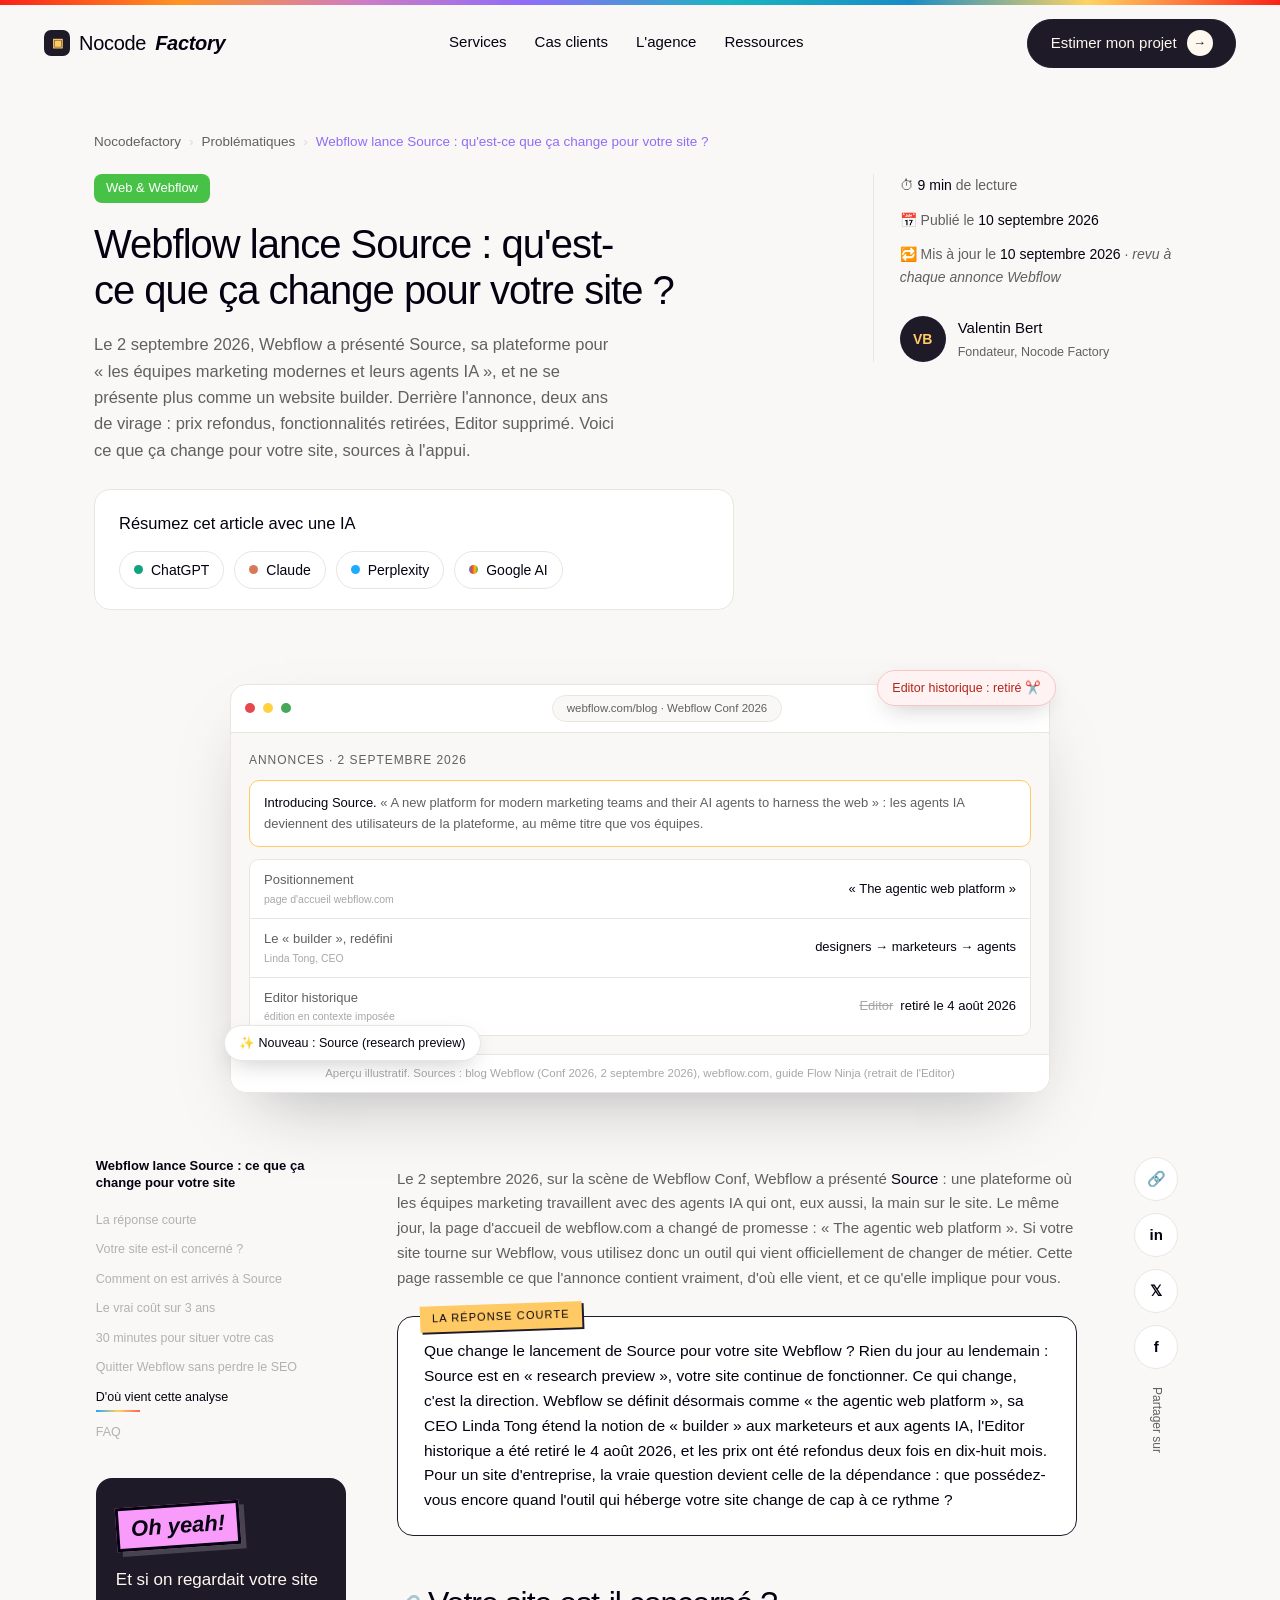
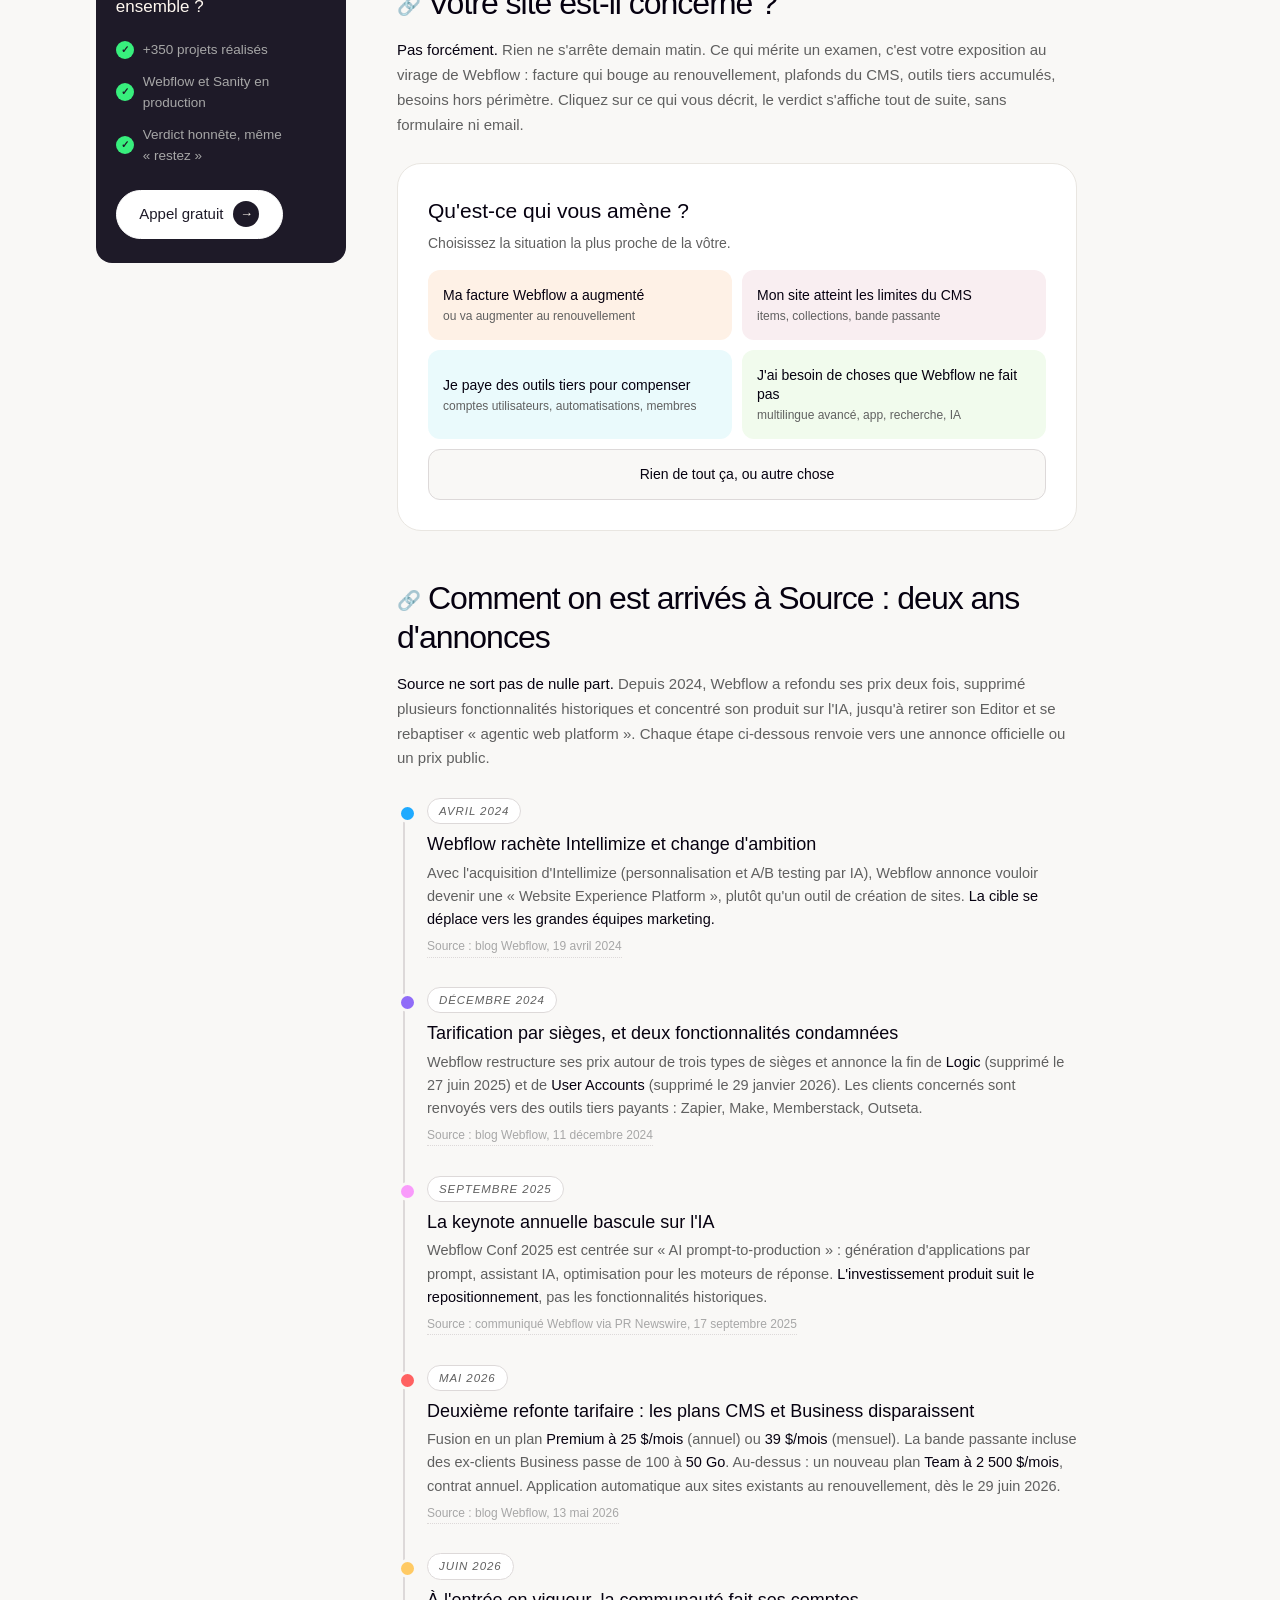
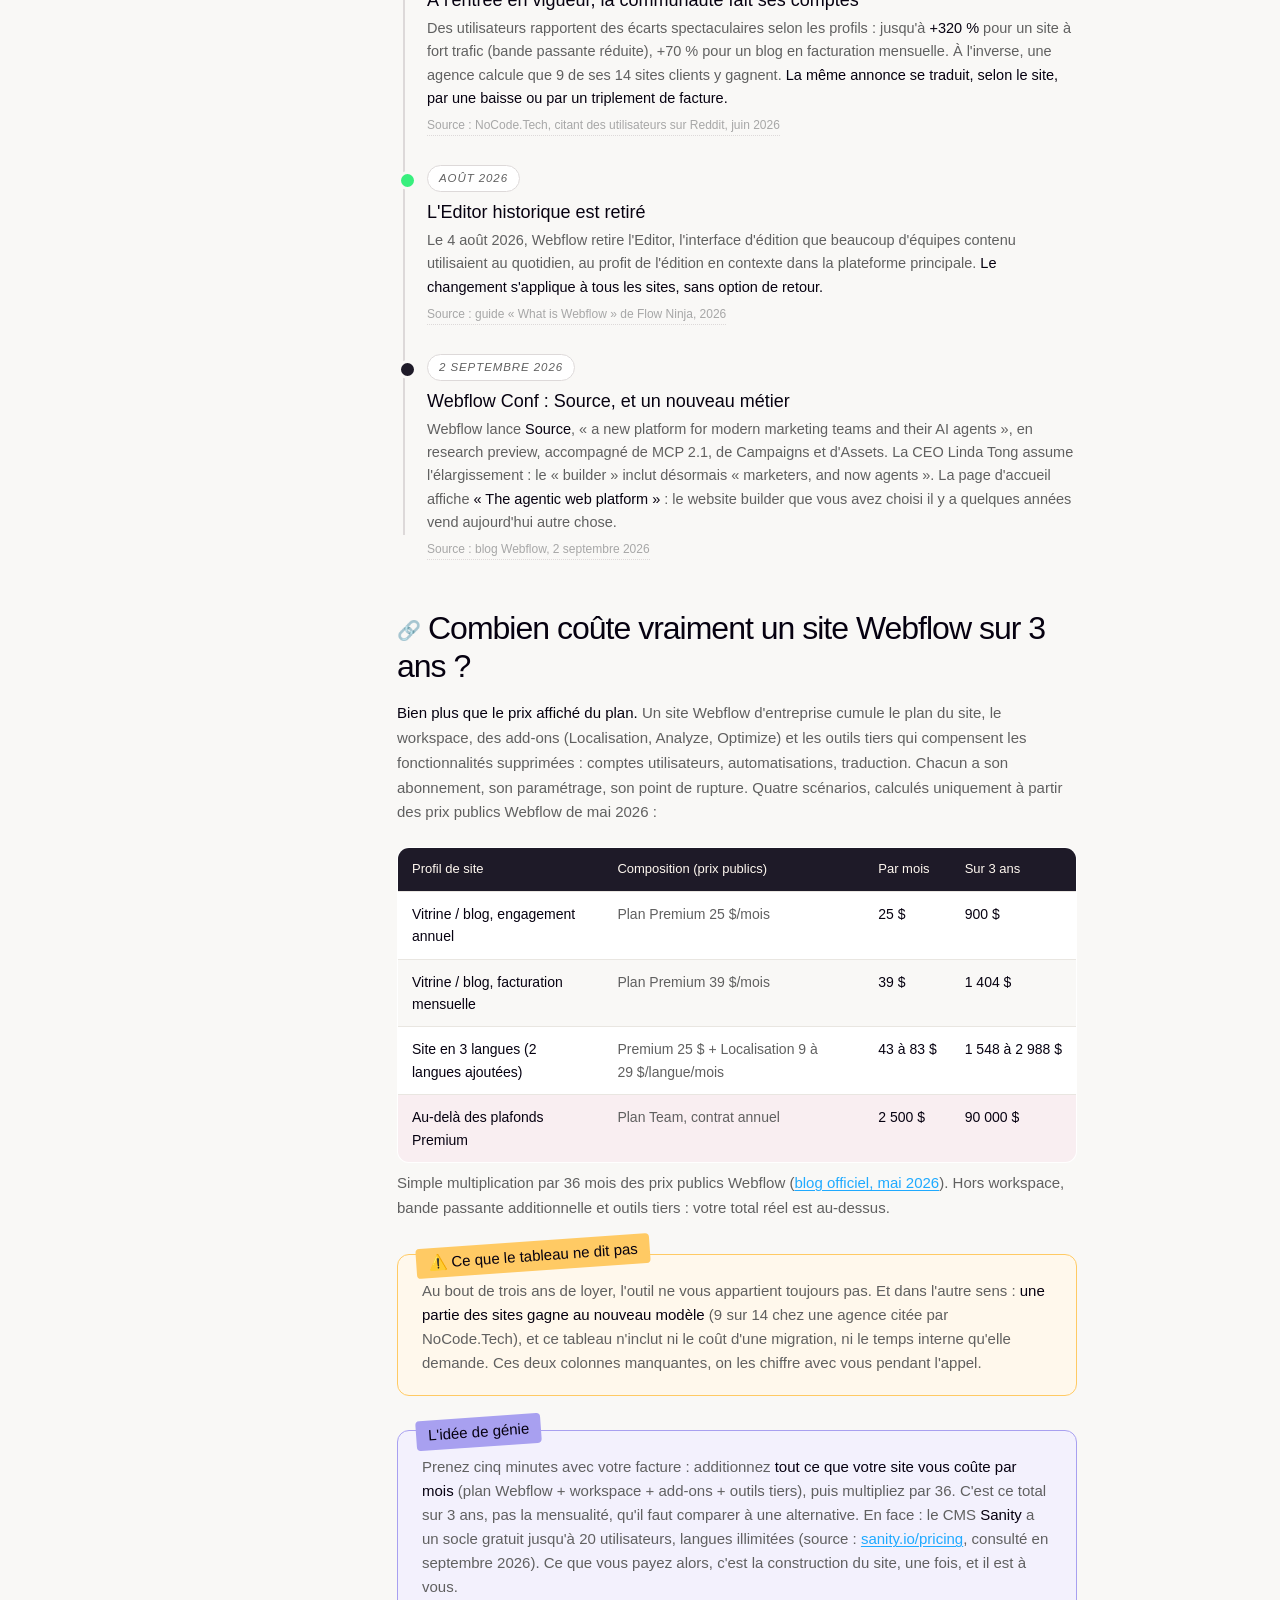
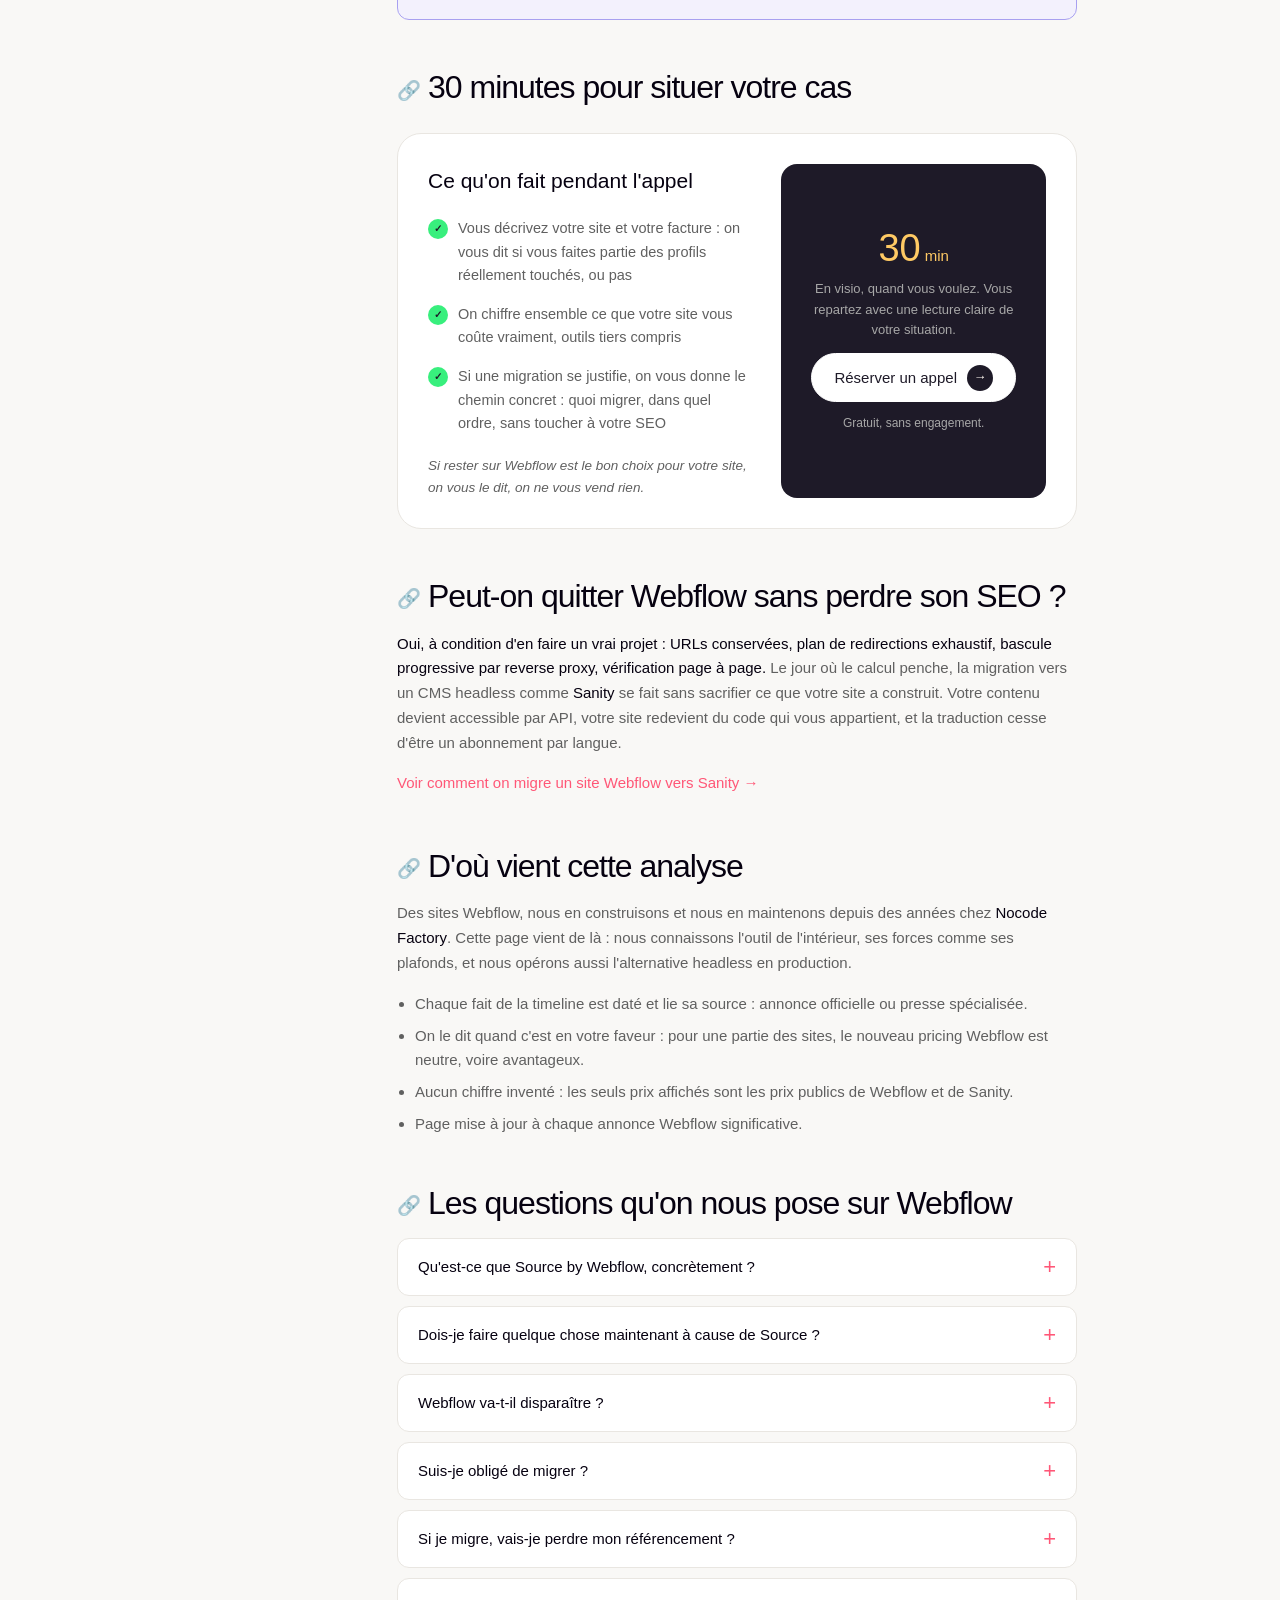
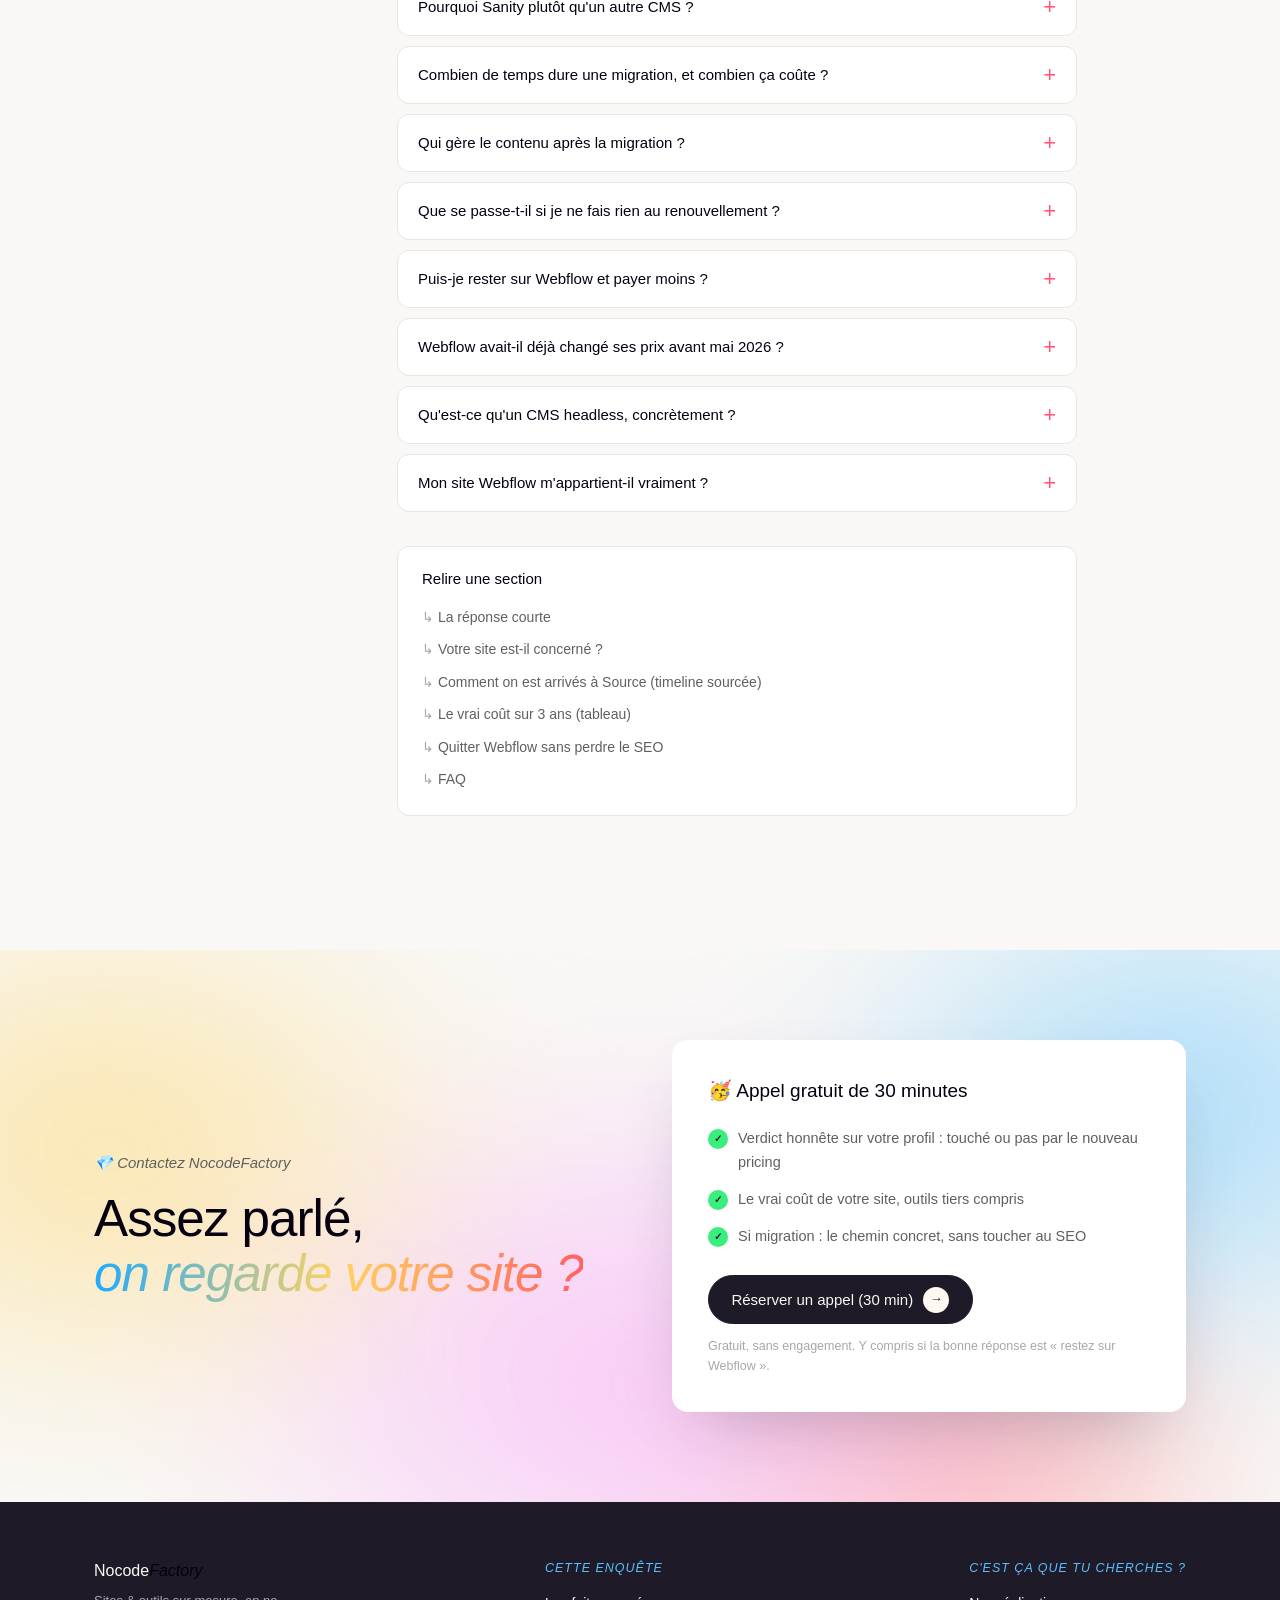
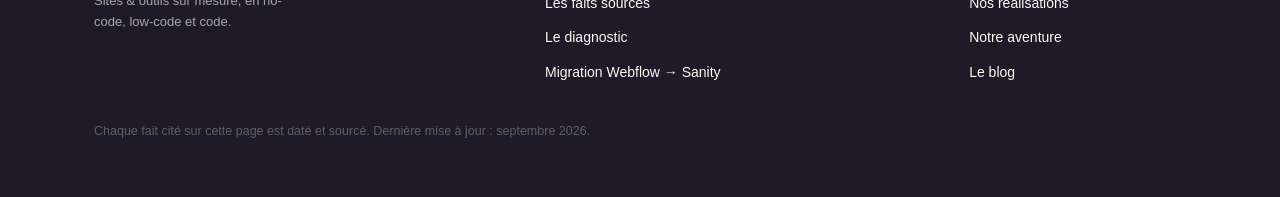
<file: page-webflow-probleme-preview.html>
<!DOCTYPE html>
<html lang="fr">
<head>
<meta charset="UTF-8">
<meta name="viewport" content="width=device-width, initial-scale=1.0">
<meta name="robots" content="noindex, nofollow"><!-- preview interne : retirer noindex à la mise en ligne réelle -->
<title>Webflow lance Source : qu'est-ce que ça change pour votre site ? | Nocode Factory</title>
<meta name="description" content="Le 2 septembre 2026, Webflow a lancé Source et se présente désormais comme « the agentic web platform ». Ce que cette annonce change pour votre site, faits sourcés à l'appui : trajectoire de l'outil, coûts réels, diagnostic et options.">
<!--
  ============================================================================
  MATRICE — Page PROBLÉMATIQUE Nocode Factory (famille /problematiques/)
  Instance : Où va Webflow ? · slug /problematiques/ou-va-webflow-alternatives
  Spec : spec-page-webflow-probleme.md (validée Emilien 09/09/2026)
  v3 10/09/2026 : format ARTICLE DE BLOG calqué sur
  nocodefactory.fr/blog/formation-ia-entreprise (retour Emilien) :
  breadcrumb + pill catégorie + H1 gauche + méta/auteur, carte "Résumez
  avec une IA", sommaire sticky + carte CTA sombre "Oh yeah!", barre de
  partage flottante, colonne article 640px, callout "L'idée de génie",
  CTA final "Assez parlé" sur fond aurora.
  Retirés sur demande Emilien (10/09) : calculateur 3 ans, section cas
  clients (Pernod/Ligue 1) + stats.
  v3.1 (10/09, post-veille) : auteur nommé Valentin Bert (⚠️ byline à
  valider par Valentin avant publication), réponse directe en tête de
  chaque H2 (AEO chunk-level), tableau TCO 3 ans à 4 scénarios (prix
  publics Webflow uniquement, simple arithmétique), callout nuance
  « Ce que le tableau ne dit pas », FAQ 6 → 11 questions, sommaire
  répété en fin d'article.
  v3.2 (10/09, recadrage Emilien) : AXE ÉDITORIAL = le lancement de
  Source by Webflow (Webflow Conf, 2 sept 2026, research preview) et le
  repositionnement « the agentic web platform ». Le pricing reste dans
  la timeline et la section coût, mais n'est plus le header. Sources
  nouvelles : blog Webflow Conf 2026 (Source, MCP 2.1, Campaigns,
  Assets, citation CEO Linda Tong), retrait de l'Editor historique le
  4 août 2026 (guide Flow Ninja). Slug à revalider avec Valentin
  (l'actuel /ou-va-webflow-alternatives ne colle plus à 100 %).
  Passe anti-tournures IA sur toute la copy (antithèses « pas X, c'est
  Y », « gagnants et perdants », « à vous de juger la trajectoire »).
  Règles NCF encodées (NE PAS RETIRER) :
    - AUCUN prix NCF chiffré publié (les seuls prix affichés = prix publics
      Webflow/Sanity, chacun sourcé ; source consultée le 09/09/2026)
    - AUCUN fait non sourcé : chaque item de la timeline lie sa source
    - Conversion = diagnostic → appel 30 min ; pas de capture email
    - "+350 projets réalisés" = claim affiché sur nocodefactory.fr (10/09/2026)
    - Zéro tiret cadratin dans la copy (marqueur IA)
  ============================================================================
-->
<style>
  @font-face{font-family:"Fff Acidgrotesk";font-weight:300;font-display:swap;src:url("https://cdn.prod.website-files.com/66eaebf7f23c6ba827f8cde2/68a46699a823bbdcee701e3c_FFF-AcidGrotesk-Light-TRIAL.woff2") format("woff2")}
  @font-face{font-family:"Fff Acidgrotesk";font-weight:400;font-display:swap;src:url("https://cdn.prod.website-files.com/66eaebf7f23c6ba827f8cde2/68a4669900f9dc6c3cbdc9e0_FFF-AcidGrotesk-Normal-TRIAL.woff2") format("woff2")}
  @font-face{font-family:"Fff Acidgrotesk";font-weight:500;font-display:swap;src:url("https://cdn.prod.website-files.com/66eaebf7f23c6ba827f8cde2/68a4669989a8cf768546dcdd_FFF-AcidGrotesk-Medium-TRIAL.woff2") format("woff2")}
  @font-face{font-family:"Fff Acidgrotesk";font-weight:700;font-display:swap;src:url("https://cdn.prod.website-files.com/66eaebf7f23c6ba827f8cde2/68a46699277ec66f5b9dbc0c_FFF-AcidGrotesk-Bold-TRIAL.woff2") format("woff2")}
  :root{
    /* tokens réels nocodefactory.fr (relevés 10/09/2026) */
    --beige:#f9f8f6; --ncf-beige:#fff8f0; --white:#fff;
    --ink:#060110; --black:#1e1a28; --grey:#606060; --smoke:#a7a7a7; --toc-grey:#b1b1b1;
    --lightgrey:#ddd9d9; --hair:#e9e6e1;
    --pink:#f99bfb; --pink-vif:#ff5777; --yellow:#ffca64; --green:#38ef7d;
    --green-deep:#027a48; --green-pill:#47c247;
    --blue:#5ac0ff; --blue-link:#1faaff; --purple:#906cf8; --purple-soft:#a8a0f0; --purple-pale:#f3f1fd;
    --pastel-yellow:#fef1e6; --pastel-pink:#f9eef1; --pastel-blue:#eafafc; --pastel-green:#f1fbed;
    --red:#b42318; --red-light:#fef3f2;
    --sans:"Fff Acidgrotesk",Arial,sans-serif;
    --r-lg:1.5rem; --r-md:1rem; --r-sm:.75rem;
    --grad:linear-gradient(90deg,#1faaff,#ffd361,#ff6161,#b75bf2,#1faaff,#ffd361,#ff6161,#b75bf2,#1faaff);
  }
  *{box-sizing:border-box;margin:0;padding:0}
  html{scroll-behavior:smooth;scroll-padding-top:100px}
  body{font-family:var(--sans);background:var(--beige);color:var(--ink);font-size:16px;line-height:1.6}
  ::selection{background:var(--yellow);color:var(--ink)}
  img{max-width:100%}
  a{color:inherit}
  b,strong{font-weight:500;color:var(--ink)}

  .grad{background-image:var(--grad);background-size:400% 100%;-webkit-background-clip:text;background-clip:text;-webkit-text-fill-color:transparent;color:transparent}
  @media(prefers-reduced-motion:no-preference){.grad{animation:rainbowText 14s linear infinite}}
  @keyframes rainbowText{0%{background-position:0% 50%}100%{background-position:400% 50%}}

  /* barre rainbow qui grossit au survol (navbar_rainbow NCF) */
  .rainbow{height:5px;background:linear-gradient(90deg,#fa2217,#ff9323 14%,#cf7dc1 28%,#906cf8 41%,#19b5c0 57%,#198cc6 71%,#ffd361 85%,#fa2217);transition:height .3s;cursor:pointer}
  .rainbow:hover{height:20px}

  /* ===== nav ===== */
  .nav{background:var(--beige);padding:14px clamp(18px,4vw,44px);display:flex;align-items:center;justify-content:space-between;gap:18px;position:sticky;top:0;z-index:60;border-bottom:1px solid transparent}
  .nav.scrolled{background:color-mix(in srgb,var(--beige) 92%,transparent);backdrop-filter:blur(10px);border-bottom-color:var(--hair)}
  .brand{display:flex;align-items:center;gap:9px;font-size:20px;letter-spacing:-.3px;text-decoration:none;color:var(--ink)}
  .brand .mk{width:26px;height:26px;border-radius:7px;background:var(--black);color:var(--yellow);display:grid;place-items:center;font-size:12px;font-weight:700}
  .brand b{font-weight:700;font-style:italic}
  .nav .links{display:flex;gap:28px;font-size:15px;color:var(--ink)}
  .nav .links a{text-decoration:none;position:relative;padding-bottom:3px}
  .nav .links a::after{content:"";position:absolute;left:0;bottom:0;height:1px;width:0;background:var(--black);transition:width .3s}
  .nav .links a:hover::after{width:100%}
  @media(max-width:860px){.nav .links{display:none}}

  /* ===== boutons (button-ncf) ===== */
  .btn{display:inline-flex;align-items:center;gap:10px;font-weight:500;font-size:15px;white-space:nowrap;text-decoration:none;border-radius:3000px;padding:.65rem 1.4rem;border:1px solid var(--black);transition:.375s cubic-bezier(.23,1,.32,1);cursor:pointer}
  @media(max-width:480px){.nav .btn{padding:.45rem .9rem;font-size:13px}.nav .btn .circ{width:22px;height:22px;font-size:12px}.brand{font-size:17px}}
  .btn .circ{display:grid;place-items:center;width:26px;height:26px;border-radius:50%;background:var(--ncf-beige);color:var(--black);font-size:13px;flex:0 0 auto;transition:transform .375s cubic-bezier(.23,1,.32,1)}
  .btn:hover .circ{transform:translateX(4px)}
  .btn-dark{background:var(--black);color:var(--ncf-beige)}
  .btn-dark:hover{background:transparent;color:var(--ink);transform:scale(1.02)}
  .btn-dark:hover .circ{background:var(--black);color:var(--ncf-beige)}
  .btn-white{background:var(--white);color:var(--black);border-color:var(--white)}
  .btn-white .circ{background:var(--black);color:var(--ncf-beige)}
  .btn-white:hover{background:transparent;color:var(--ncf-beige);transform:scale(1.02)}
  .btn-white:hover .circ{background:var(--white);color:var(--black)}

  .tlink{display:inline-block;font-size:15px;font-weight:500;text-decoration:none;position:relative;padding-bottom:3px}
  .tlink::after{content:"";position:absolute;left:0;bottom:0;height:1.5px;width:0;background:currentColor;transition:width .3s}
  .tlink:hover::after{width:100%}

  .wrap{max-width:1180px;margin:0 auto;padding:0 clamp(18px,4vw,44px)}

  /* ===== en-tête article (blog NCF) ===== */
  .crumbs{display:flex;flex-wrap:wrap;gap:8px;align-items:center;font-size:13.5px;color:var(--grey);padding:clamp(24px,4vw,48px) 0 22px}
  .crumbs a{text-decoration:none}
  .crumbs a:hover{color:var(--ink)}
  .crumbs .sep{color:var(--lightgrey)}
  .crumbs .here{color:var(--purple)}
  .arthead{display:grid;grid-template-columns:minmax(0,1.6fr) minmax(240px,.7fr);gap:clamp(24px,5vw,80px);align-items:start;padding-bottom:clamp(24px,3vw,40px)}
  @media(max-width:860px){.arthead{grid-template-columns:1fr}}
  .catpill{display:inline-block;background:var(--green-pill);color:#fff;font-size:13px;font-weight:500;border-radius:8px;padding:4px 12px;margin-bottom:18px}
  h1{font-weight:500;font-size:clamp(1.9rem,3.6vw,2.5rem);line-height:1.15;letter-spacing:-1px;text-wrap:balance}
  .standfirst{font-size:16.5px;color:var(--grey);margin-top:18px;max-width:58ch}
  .metacol{border-left:1px solid var(--hair);padding-left:clamp(18px,2vw,32px);display:flex;flex-direction:column;gap:12px;font-size:14px;color:var(--grey)}
  @media(max-width:860px){.metacol{border-left:none;padding-left:0;flex-direction:row;flex-wrap:wrap;gap:18px}}
  .metacol .m b{color:var(--ink)}
  .author{display:flex;gap:12px;align-items:center;margin-top:16px}
  @media(max-width:860px){.author{margin-top:0}}
  .author .av{width:46px;height:46px;border-radius:50%;background:var(--black);color:var(--yellow);display:grid;place-items:center;font-weight:700;font-size:14px;flex:0 0 auto}
  .author b{display:block;color:var(--ink);font-size:15px}
  .author small{color:var(--grey);font-size:12.5px}

  /* carte "Résumez cet article avec une IA" */
  .aicard{background:var(--white);border:1px solid var(--hair);border-radius:var(--r-md);padding:20px 24px;max-width:640px}
  .aicard .t{font-weight:500;font-size:16.5px;margin-bottom:14px}
  .aicard .row{display:flex;gap:10px;flex-wrap:wrap}
  .aicard a{display:inline-flex;align-items:center;gap:8px;font-size:14px;font-weight:500;text-decoration:none;border:1px solid var(--hair);border-radius:3000px;padding:7px 14px;transition:all .25s}
  .aicard a:hover{border-color:var(--ink);transform:translateY(-2px)}
  .aicard .d{width:9px;height:9px;border-radius:50%;flex:0 0 auto}

  /* couverture : mockup facture */
  .cover{position:relative;max-width:820px;margin:clamp(20px,3vw,36px) auto 0}
  .browser{background:var(--white);border:1px solid var(--hair);border-radius:var(--r-md);box-shadow:0 30px 70px -30px rgba(30,26,40,.35);overflow:hidden;text-align:left}
  .browser .bar{display:flex;align-items:center;gap:8px;padding:10px 14px;border-bottom:1px solid var(--hair)}
  .browser .dot{width:10px;height:10px;border-radius:50%}
  .browser .url{margin:0 auto;font-size:11.5px;color:var(--grey);background:var(--beige);border:1px solid var(--hair);border-radius:3000px;padding:3px 14px}
  .bill{padding:18px;background:var(--beige)}
  .bill .head{font-size:12px;font-weight:500;letter-spacing:.08em;text-transform:uppercase;color:var(--grey);margin-bottom:10px}
  .bill .notice{background:var(--white);border:1.5px solid var(--yellow);border-radius:10px;padding:12px 14px;font-size:13px;color:var(--grey);margin-bottom:12px}
  .bill .rows{background:var(--white);border:1px solid var(--hair);border-radius:10px;overflow:hidden;font-size:13px}
  .bill .r{display:flex;justify-content:space-between;gap:10px;padding:10px 14px;border-top:1px solid var(--hair);align-items:center}
  .bill .r:first-child{border-top:none}
  .bill .r .lbl{color:var(--grey)}
  .bill .r .lbl small{display:block;font-size:10.5px;color:var(--smoke)}
  .bill .r .amt{font-weight:500;white-space:nowrap;color:var(--ink)}
  .bill .r .old{color:var(--smoke);text-decoration:line-through;margin-right:7px}
  .browser .cap{font-size:11.5px;color:var(--smoke);text-align:center;padding:9px 12px;border-top:1px solid var(--hair);background:var(--white)}
  .chip{position:absolute;font-size:12.5px;font-weight:500;border-radius:3000px;padding:7px 14px;box-shadow:0 8px 24px -10px rgba(30,26,40,.35);white-space:nowrap;z-index:2}
  .chip-up{top:-14px;right:clamp(-6px,1vw,-30px);background:var(--red-light);color:var(--red);border:1px solid #f6c6c2}
  .chip-gone{bottom:32px;left:clamp(-6px,1vw,-36px);background:var(--white);color:var(--ink);border:1px solid var(--hair)}
  @media(prefers-reduced-motion:no-preference){
    .chip-up{animation:levitation 5s ease-in-out infinite}
    .chip-gone{animation:levitation 6s ease-in-out infinite reverse}
  }
  @keyframes levitation{0%{transform:translateY(2px)}50%{transform:translateY(-8px)}100%{transform:translateY(2px)}}

  /* ===== corps : sommaire | article | partage (layout blog NCF) ===== */
  .layout{display:grid;grid-template-columns:250px minmax(0,680px) 56px;gap:clamp(28px,4vw,72px);justify-content:center;padding:clamp(36px,5vw,64px) 0}
  @media(max-width:1080px){.layout{grid-template-columns:minmax(0,680px);justify-content:center}.sidebar,.sharecol{display:none}}
  .sidebar .stick{position:sticky;top:96px}
  .toc .toctitle{font-size:13px;font-weight:700;margin-bottom:14px;line-height:1.35}
  .toc a{display:block;font-size:12.5px;font-weight:500;color:var(--toc-grey);text-decoration:none;padding:6px 0;line-height:1.4;transition:color .25s;position:relative}
  .toc a:hover{color:var(--ink)}
  .toc a.on{color:var(--ink)}
  .toc a.on::after{content:"";display:block;width:44px;height:2px;margin-top:4px;background-image:var(--grad);background-size:400% 100%}

  /* carte CTA sidebar "Oh yeah!" (blog NCF) */
  .sidecta{background:var(--black);color:var(--ncf-beige);border-radius:var(--r-md);padding:24px 20px;margin-top:30px}
  .sidecta .sticker{display:inline-block;background:var(--pink);color:var(--ink);font-weight:700;font-style:italic;font-size:22px;line-height:1;padding:8px 12px;border:3px solid var(--ink);box-shadow:5px 5px 0 rgba(255,255,255,.18);transform:rotate(-4deg);margin:2px 0 18px}
  .sidecta .t{font-weight:500;font-size:17px;margin-bottom:14px}
  .sidecta ul{list-style:none;margin-bottom:18px}
  .sidecta li{display:flex;gap:9px;align-items:center;font-size:13.5px;color:var(--smoke);padding:5px 0}
  .sidecta .ck{width:18px;height:18px;border-radius:50%;background:var(--green);color:var(--black);display:grid;place-items:center;font-size:10px;font-weight:700;flex:0 0 auto}

  /* barre de partage flottante */
  .sharecol .stick{position:sticky;top:110px;display:flex;flex-direction:column;gap:12px;align-items:center}
  .share{width:44px;height:44px;border-radius:50%;background:var(--white);border:1px solid var(--hair);display:grid;place-items:center;font-size:15px;font-weight:700;text-decoration:none;color:var(--ink);transition:all .25s;cursor:pointer}
  .share:hover{transform:translateY(-3px);border-color:var(--ink)}
  .sharecol .lbl{writing-mode:vertical-rl;font-size:12px;color:var(--grey);margin-top:6px}

  /* ===== article ===== */
  .article{min-width:0}
  .article>p{font-size:15px;color:var(--grey);margin-bottom:16px;line-height:1.65}
  .article h2{font-weight:500;font-size:clamp(24px,2.6vw,32px);line-height:1.2;letter-spacing:-1px;margin:clamp(34px,4vw,48px) 0 16px;scroll-margin-top:100px}
  .article h2 .lnk{color:var(--smoke);font-size:.6em;vertical-align:middle;margin-right:8px;opacity:.7}
  .article h3{font-weight:500;font-size:21px;margin:26px 0 12px}
  .article a.inl{color:var(--blue-link);text-decoration:underline;text-underline-offset:2px}
  .article a.inl:hover{color:var(--purple)}
  .article ul.plain{margin:0 0 16px 18px;font-size:15px;color:var(--grey)}
  .article ul.plain li{margin-bottom:8px}

  /* réponse courte (AEO) */
  .short{position:relative;background:var(--white);border:1.5px solid var(--black);border-radius:var(--r-md);padding:22px 26px;margin:26px 0;font-size:15.5px}
  .short .tag{position:absolute;top:-13px;left:22px;background:var(--yellow);font-size:11px;font-weight:500;letter-spacing:.1em;text-transform:uppercase;padding:4px 12px;transform:rotate(-2deg);box-shadow:2px 2px 0 var(--black)}

  /* callout "L'idée de génie" (blog NCF) */
  .genius{position:relative;background:var(--purple-pale);border:1px solid var(--purple-soft);border-radius:var(--r-sm);padding:24px 24px 20px;margin:34px 0 26px;font-size:15px;color:var(--grey)}
  .genius .sticker{position:absolute;top:-14px;left:18px;background:var(--purple-soft);color:var(--ink);font-weight:500;font-size:15px;padding:3px 12px;border-radius:4px;transform:rotate(-4deg)}
  .genius b{color:var(--ink)}
  /* callout nuance (pattern "Sidenote" Ahrefs / "Attention" Yield) */
  .warn{position:relative;background:#fff8ec;border:1px solid var(--yellow);border-radius:var(--r-sm);padding:24px 24px 20px;margin:34px 0 26px;font-size:15px;color:var(--grey)}
  .warn .sticker{position:absolute;top:-14px;left:18px;background:var(--yellow);color:var(--ink);font-weight:500;font-size:15px;padding:3px 12px;border-radius:4px;transform:rotate(-4deg)}
  .warn b{color:var(--ink)}

  /* tableau TCO */
  .tco{width:100%;border-collapse:collapse;font-size:14px;margin:22px 0 8px;background:var(--white);border:1px solid var(--hair);border-radius:var(--r-sm);overflow:hidden}
  .tco th{background:var(--black);color:var(--ncf-beige);font-weight:500;text-align:left;padding:11px 14px;font-size:13px}
  .tco td{padding:11px 14px;border-top:1px solid var(--hair);color:var(--grey);vertical-align:top}
  .tco td:first-child{color:var(--ink);font-weight:500}
  .tco td.num{white-space:nowrap;font-weight:500;color:var(--ink)}
  .tco tr:nth-child(even) td{background:var(--beige)}
  .tco tr.worst td{background:var(--pastel-pink)}
  .tabcap{font-size:12.5px;color:var(--smoke);margin-bottom:16px}
  @media(max-width:600px){.tco{display:block;overflow-x:auto}}

  /* sommaire de fin (pattern Sanity) */
  .endtoc{background:var(--white);border:1px solid var(--hair);border-radius:var(--r-sm);padding:20px 24px;margin:34px 0 10px}
  .endtoc .t{font-weight:500;font-size:15px;margin-bottom:10px}
  .endtoc a{display:block;font-size:14px;color:var(--grey);text-decoration:none;padding:5px 0}
  .endtoc a:hover{color:var(--ink)}
  .endtoc a::before{content:"↳ ";color:var(--smoke)}

  /* quiz (cartes pastel + glow) */
  .quizcard{background:var(--white);border:1px solid var(--hair);border-radius:var(--r-lg);padding:clamp(20px,3vw,30px);margin:26px 0}
  .quizcard h3{margin:0 0 4px}
  .quizcard .sub3{font-size:14px;color:var(--grey);margin-bottom:16px}
  .quiz .roles{display:grid;grid-template-columns:repeat(2,1fr);gap:10px}
  @media(max-width:600px){.quiz .roles{grid-template-columns:1fr}}
  .role{border:1px solid transparent;border-radius:var(--r-sm);padding:15px 14px;font:inherit;font-weight:500;font-size:14px;cursor:pointer;text-align:left;transition:all .3s;line-height:1.35;color:var(--ink)}
  .role small{display:block;font-weight:400;font-size:12px;color:var(--grey);margin-top:3px}
  .role.p-yellow{background:var(--pastel-yellow)}
  .role.p-pink{background:var(--pastel-pink)}
  .role.p-blue{background:var(--pastel-blue)}
  .role.p-green{background:var(--pastel-green)}
  .role.p-yellow:hover{background:var(--white);box-shadow:0 0 34px rgba(255,202,100,.5)}
  .role.p-pink:hover{background:var(--white);box-shadow:0 0 34px rgba(249,155,251,.5)}
  .role.p-blue:hover{background:var(--white);box-shadow:0 0 34px rgba(90,192,255,.45)}
  .role.p-green:hover{background:var(--white);box-shadow:0 0 34px rgba(56,239,125,.4)}
  .role.full{grid-column:1/-1;text-align:center;background:var(--beige);border-color:var(--lightgrey)}
  .role.full:hover{background:var(--white);box-shadow:0 0 34px rgba(30,26,40,.15)}
  .role.sel{background:var(--black);color:var(--ncf-beige);box-shadow:none}
  .role.sel small{color:var(--smoke)}
  .verdict{display:none;margin-top:16px;background:var(--pastel-blue);border-radius:var(--r-sm);padding:18px 22px;font-size:14.5px;color:var(--grey)}
  .verdict.show{display:block;animation:ncfp-rise .45s cubic-bezier(.23,1,.32,1)}
  @keyframes ncfp-rise{0%{opacity:0;transform:translateY(10px)}100%{opacity:1;transform:none}}
  .verdict .go{margin-top:12px;font-size:14px;color:var(--ink)}

  /* timeline */
  .tl{position:relative;padding-left:30px;margin:26px 0}
  .tl::before{content:"";position:absolute;left:6px;top:10px;bottom:26px;width:2px;background:var(--lightgrey)}
  .tl-item{position:relative;padding-bottom:28px}
  .tl-item:last-child{padding-bottom:0}
  .tl-item::before{content:"";position:absolute;left:-29px;top:7px;width:13px;height:13px;border-radius:50%;background:var(--dot,var(--purple));border:3px solid var(--beige)}
  .tl-item:nth-child(1){--dot:#1faaff}.tl-item:nth-child(2){--dot:#906cf8}.tl-item:nth-child(3){--dot:#f99bfb}.tl-item:nth-child(4){--dot:#ff6161}.tl-item:nth-child(5){--dot:#ffca64}.tl-item:nth-child(6){--dot:#38ef7d}.tl-item:nth-child(7){--dot:#1e1a28}
  .tl-item .d{display:inline-block;font-size:11.5px;font-weight:500;letter-spacing:.08em;text-transform:uppercase;font-style:italic;background:var(--white);border:1px solid var(--lightgrey);border-radius:3000px;padding:3px 11px;margin-bottom:8px;color:var(--grey)}
  .tl-item h3{margin:0 0 5px !important;font-size:18px !important;line-height:1.35}
  .tl-item p{font-size:14.5px;color:var(--grey)}
  .tl-item .src{display:inline-block;font-size:12px;color:var(--smoke);margin-top:6px;text-decoration:none;border-bottom:1px dotted var(--lightgrey);transition:all .25s}
  .tl-item .src:hover{color:var(--pink-vif);border-color:var(--pink-vif)}

  /* bloc appel */
  .offer{background:var(--white);border:1px solid var(--hair);border-radius:var(--r-lg);padding:clamp(20px,3vw,30px);margin:26px 0;display:grid;grid-template-columns:1.1fr .9fr;gap:clamp(18px,3vw,30px)}
  @media(max-width:640px){.offer{grid-template-columns:1fr}}
  .offer h3{margin:0 0 12px !important}
  .offer .pts{list-style:none}
  .offer .pts li{display:flex;gap:10px;padding:8px 0;font-size:14.5px;color:var(--grey)}
  .offer .pts .ic{flex:0 0 20px;height:20px;border-radius:50%;background:var(--green);color:var(--black);display:grid;place-items:center;font-size:10px;font-weight:700;margin-top:2px}
  .offer .fine{font-size:13.5px;color:var(--grey);margin-top:12px;font-style:italic}
  .offer-cta{background:var(--black);color:var(--ncf-beige);border-radius:var(--r-md);padding:24px 20px;display:flex;flex-direction:column;align-items:center;text-align:center;gap:12px;justify-content:center}
  .offer-cta .dur{font-weight:500;font-size:38px;line-height:1;color:var(--yellow)}
  .offer-cta .dur span{font-size:15px;margin-left:4px}
  .offer-cta p{font-size:13px;color:var(--smoke);max-width:28ch}
  .offer-cta .after{font-size:12px;color:var(--smoke)}

  /* FAQ */
  .faq details{background:var(--white);border:1px solid var(--hair);border-radius:var(--r-sm);margin-bottom:10px;overflow:hidden;transition:border-color .25s}
  .faq details:hover{border-color:var(--lightgrey)}
  .faq details[open]{border-color:var(--black)}
  .faq summary{list-style:none;cursor:pointer;padding:16px 52px 16px 20px;font-weight:500;font-size:15px;position:relative}
  .faq summary::-webkit-details-marker{display:none}
  .faq summary::after{content:"+";position:absolute;right:20px;top:50%;translate:0 -50%;font-size:22px;font-weight:300;color:var(--pink-vif);transition:transform .3s cubic-bezier(.23,1,.32,1)}
  .faq details[open] summary::after{transform:rotate(45deg)}
  .faq details p{padding:0 20px 18px;color:var(--grey);font-size:14.5px}

  /* sommaire mobile */
  .tocmobile{display:none;margin:18px 0 6px;background:var(--white);border:1px solid var(--hair);border-radius:var(--r-sm)}
  @media(max-width:1080px){.tocmobile{display:block}}
  .tocmobile summary{list-style:none;cursor:pointer;padding:14px 18px;font-weight:500;font-size:14.5px}
  .tocmobile summary::-webkit-details-marker{display:none}
  .tocmobile a{display:block;font-size:13.5px;color:var(--grey);text-decoration:none;padding:7px 18px}
  .tocmobile a:last-child{padding-bottom:16px}
  .ctamobile{display:none}
  @media(max-width:1080px){.ctamobile{display:block;margin:30px 0}}

  /* ===== CTA final "Assez parlé" sur aurora (blog NCF) ===== */
  .final{position:relative;overflow:hidden;padding:clamp(52px,7vw,90px) 0;margin-top:clamp(36px,5vw,60px)}
  .final .aurora{position:absolute;inset:-20% -10%;pointer-events:none;filter:blur(80px);opacity:.55;background:
    radial-gradient(40% 55% at 15% 40%,#ffd361 0%,transparent 70%),
    radial-gradient(45% 60% at 50% 70%,#f99bfb 0%,transparent 72%),
    radial-gradient(38% 52% at 85% 35%,#5ac0ff 0%,transparent 70%),
    radial-gradient(30% 45% at 70% 80%,#ff6161 0%,transparent 70%)}
  .final .grid{position:relative;z-index:1;display:grid;grid-template-columns:1fr 1fr;gap:clamp(28px,5vw,72px);align-items:center}
  @media(max-width:860px){.final .grid{grid-template-columns:1fr}}
  .final .kick{display:flex;align-items:center;gap:8px;font-size:15px;font-style:italic;font-weight:500;color:var(--grey);margin-bottom:16px}
  .final h2{font-weight:500;font-size:clamp(2rem,4.4vw,3.2rem);line-height:1.08;letter-spacing:-1px}
  .final h2 .it{font-style:italic}
  .final .card{background:var(--white);border-radius:var(--r-md);box-shadow:0 30px 70px -30px rgba(30,26,40,.3);padding:clamp(24px,3vw,36px)}
  .final .card .t{font-weight:500;font-size:19px;margin-bottom:14px}
  .final .card ul{list-style:none;margin-bottom:20px}
  .final .card li{display:flex;gap:10px;align-items:flex-start;font-size:14.5px;color:var(--grey);padding:7px 0}
  .final .card .ck{width:20px;height:20px;border-radius:50%;background:var(--green);color:var(--black);display:grid;place-items:center;font-size:10px;font-weight:700;flex:0 0 auto;margin-top:2px}
  .final .card .after{display:block;font-size:12.5px;color:var(--smoke);margin-top:12px}

  /* ===== footer sombre ===== */
  footer{background:var(--black);color:var(--smoke);padding:clamp(36px,5vw,56px) 0}
  footer .cols{display:flex;justify-content:space-between;gap:24px;flex-wrap:wrap;align-items:flex-start}
  footer .flabel{font-size:12.5px;font-style:italic;letter-spacing:.08em;text-transform:uppercase;color:var(--blue);margin-bottom:12px}
  footer a{color:var(--ncf-beige);text-decoration:none;font-size:14px}
  footer a:hover{color:var(--white)}
  footer ul{list-style:none}
  footer li{margin-bottom:9px}
  footer .fbrand{font-size:16px;color:var(--ncf-beige)}
  footer .note{margin-top:28px;font-size:12.5px;color:var(--grey)}

  /* reveal on scroll */
  @media(prefers-reduced-motion:no-preference){
    .rv{opacity:0;transform:translateY(14px);transition:opacity .6s cubic-bezier(.23,1,.32,1),transform .6s cubic-bezier(.23,1,.32,1)}
    .rv.in{opacity:1;transform:none}
  }
</style>
</head>
<body>

<div class="rainbow" title="🌈"></div>

<nav class="nav" id="nav">
  <a class="brand" href="https://www.nocodefactory.fr/"><span class="mk">▣</span>Nocode<b>Factory</b></a>
  <div class="links">
    <a href="https://www.nocodefactory.fr/">Services</a>
    <a href="https://www.nocodefactory.fr/nos-realisations">Cas clients</a>
    <a href="https://www.nocodefactory.fr/notre-aventure">L'agence</a>
    <a href="https://www.nocodefactory.fr/le-blog">Ressources</a>
  </div>
  <a class="btn btn-dark" href="#cta">Estimer mon projet <span class="circ">→</span></a>
</nav>

<!-- ============ EN-TÊTE ARTICLE ============ -->
<div class="wrap">
  <div class="crumbs rv in">
    <a href="https://www.nocodefactory.fr/">Nocodefactory</a><span class="sep">›</span>
    <a href="#">Problématiques</a><span class="sep">›</span>
    <span class="here">Webflow lance Source : qu'est-ce que ça change pour votre site ?</span>
  </div>

  <div class="arthead">
    <div>
      <span class="catpill">Web &amp; Webflow</span>
      <h1>Webflow lance Source&nbsp;: qu'est-ce que ça change pour votre site&nbsp;?</h1>
      <p class="standfirst">Le 2 septembre 2026, Webflow a présenté Source, sa plateforme pour «&nbsp;les équipes marketing modernes et leurs agents IA&nbsp;», et ne se présente plus comme un website builder. Derrière l'annonce, deux ans de virage&nbsp;: prix refondus, fonctionnalités retirées, Editor supprimé. Voici ce que ça change pour votre site, sources à l'appui.</p>
      <div class="aicard" style="margin-top:26px">
        <div class="t">Résumez cet article avec une IA</div>
        <div class="row">
          <a href="https://chatgpt.com/?q=R%C3%A9sume%20cette%20page%20%3A%20https%3A%2F%2Femilbonnefous-lab.github.io%2Fncf-previews%2Fpage-webflow-probleme-preview.html" target="_blank" rel="noopener"><span class="d" style="background:#10a37f"></span>ChatGPT</a>
          <a href="https://claude.ai/new?q=R%C3%A9sume%20cette%20page%20%3A%20https%3A%2F%2Femilbonnefous-lab.github.io%2Fncf-previews%2Fpage-webflow-probleme-preview.html" target="_blank" rel="noopener"><span class="d" style="background:#d97757"></span>Claude</a>
          <a href="https://www.perplexity.ai/search?q=R%C3%A9sume%20cette%20page%20%3A%20https%3A%2F%2Femilbonnefous-lab.github.io%2Fncf-previews%2Fpage-webflow-probleme-preview.html" target="_blank" rel="noopener"><span class="d" style="background:#1faaff"></span>Perplexity</a>
          <a href="https://www.google.com/search?udm=50&q=R%C3%A9sume%20cette%20page%20%3A%20https%3A%2F%2Femilbonnefous-lab.github.io%2Fncf-previews%2Fpage-webflow-probleme-preview.html" target="_blank" rel="noopener"><span class="d" style="background:linear-gradient(90deg,#4285f4,#ea4335,#fbbc05,#34a853)"></span>Google AI</a>
        </div>
      </div>
    </div>
    <aside class="metacol">
      <span class="m">⏱ <b>9 min</b> de lecture</span>
      <span class="m">📅 Publié le <b>10 septembre 2026</b></span>
      <span class="m">🔁 Mis à jour le <b>10 septembre 2026</b> · <i>revu à chaque annonce Webflow</i></span>
      <!-- ⚠️ byline à valider par Valentin avant publication -->
      <div class="author">
        <span class="av">VB</span>
        <span><b>Valentin Bert</b><small>Fondateur, Nocode Factory</small></span>
      </div>
    </aside>
  </div>

  <!-- couverture : la facture qui bascule -->
  <div class="cover rv">
    <span class="chip chip-up">Editor historique&nbsp;: retiré ✂️</span>
    <span class="chip chip-gone">✨ Nouveau&nbsp;: Source (research preview)</span>
    <div class="browser">
      <div class="bar">
        <span class="dot" style="background:#e5484d"></span><span class="dot" style="background:#ffd23f"></span><span class="dot" style="background:#46a758"></span>
        <span class="url">webflow.com/blog · Webflow Conf 2026</span>
      </div>
      <div class="bill">
        <div class="head">Annonces · 2 septembre 2026</div>
        <div class="notice"><b>Introducing Source.</b> «&nbsp;A new platform for modern marketing teams and their AI agents to harness the web&nbsp;»&nbsp;: les agents IA deviennent des utilisateurs de la plateforme, au même titre que vos équipes.</div>
        <div class="rows">
          <div class="r"><span class="lbl">Positionnement<small>page d'accueil webflow.com</small></span><span class="amt">«&nbsp;The agentic web platform&nbsp;»</span></div>
          <div class="r"><span class="lbl">Le «&nbsp;builder&nbsp;», redéfini<small>Linda Tong, CEO</small></span><span class="amt">designers → marketeurs → agents</span></div>
          <div class="r"><span class="lbl">Editor historique<small>édition en contexte imposée</small></span><span class="amt"><span class="old">Editor</span>retiré le 4 août 2026</span></div>
        </div>
      </div>
      <div class="cap">Aperçu illustratif. Sources&nbsp;: blog Webflow (Conf 2026, 2 septembre 2026), webflow.com, guide Flow Ninja (retrait de l'Editor)</div>
    </div>
  </div>
</div>

<!-- ============ CORPS : SOMMAIRE | ARTICLE | PARTAGE ============ -->
<div class="wrap">
  <div class="layout">

    <aside class="sidebar">
      <div class="stick">
        <nav class="toc" id="toc">
          <div class="toctitle">Webflow lance Source : ce que ça change pour votre site</div>
          <a href="#reponse" class="on">La réponse courte</a>
          <a href="#cas">Votre site est-il concerné ?</a>
          <a href="#faits">Comment on est arrivés à Source</a>
          <a href="#cout">Le vrai coût sur 3 ans</a>
          <a href="#appel">30 minutes pour situer votre cas</a>
          <a href="#migrer">Quitter Webflow sans perdre le SEO</a>
          <a href="#methodo">D'où vient cette analyse</a>
          <a href="#faq">FAQ</a>
        </nav>
        <div class="sidecta">
          <span class="sticker">Oh yeah!</span>
          <div class="t">Et si on regardait votre site ensemble&nbsp;?</div>
          <ul>
            <li><span class="ck">✓</span>+350 projets réalisés</li>
            <li><span class="ck">✓</span>Webflow et Sanity en production</li>
            <li><span class="ck">✓</span>Verdict honnête, même «&nbsp;restez&nbsp;»</li>
          </ul>
          <a class="btn btn-white" href="#cta">Appel gratuit <span class="circ">→</span></a>
        </div>
      </div>
    </aside>

    <article class="article">

      <details class="tocmobile">
        <summary>📑 Sommaire</summary>
        <a href="#reponse">La réponse courte</a>
        <a href="#cas">Votre site est-il concerné ?</a>
        <a href="#faits">Comment on est arrivés à Source</a>
        <a href="#cout">Le vrai coût sur 3 ans</a>
        <a href="#appel">30 minutes pour situer votre cas</a>
        <a href="#migrer">Quitter Webflow sans perdre le SEO</a>
        <a href="#methodo">D'où vient cette analyse</a>
        <a href="#faq">FAQ</a>
      </details>

      <p class="rv" style="margin-top:10px">Le 2 septembre 2026, sur la scène de Webflow Conf, Webflow a présenté <b>Source</b>&nbsp;: une plateforme où les équipes marketing travaillent avec des agents IA qui ont, eux aussi, la main sur le site. Le même jour, la page d'accueil de webflow.com a changé de promesse&nbsp;: «&nbsp;The agentic web platform&nbsp;». Si votre site tourne sur Webflow, vous utilisez donc un outil qui vient officiellement de changer de métier. Cette page rassemble ce que l'annonce contient vraiment, d'où elle vient, et ce qu'elle implique pour vous.</p>

      <div class="short rv" id="reponse"><span class="tag">La réponse courte</span><b>Que change le lancement de Source pour votre site Webflow&nbsp;?</b> Rien du jour au lendemain&nbsp;: Source est en «&nbsp;research preview&nbsp;», votre site continue de fonctionner. Ce qui change, c'est la direction. Webflow se définit désormais comme «&nbsp;the agentic web platform&nbsp;», sa CEO Linda Tong étend la notion de «&nbsp;builder&nbsp;» aux marketeurs et aux agents IA, l'Editor historique a été retiré le 4 août 2026, et les prix ont été refondus deux fois en dix-huit mois. Pour un site d'entreprise, la vraie question devient celle de la dépendance&nbsp;: que possédez-vous encore quand l'outil qui héberge votre site change de cap à ce rythme&nbsp;?</div>

      <h2 id="cas" class="rv"><span class="lnk">🔗</span>Votre site est-il concerné&nbsp;?</h2>
      <p class="rv"><b>Pas forcément.</b> Rien ne s'arrête demain matin. Ce qui mérite un examen, c'est votre exposition au virage de Webflow&nbsp;: facture qui bouge au renouvellement, plafonds du CMS, outils tiers accumulés, besoins hors périmètre. Cliquez sur ce qui vous décrit, le verdict s'affiche tout de suite, sans formulaire ni email.</p>

      <div class="quizcard quiz rv">
        <h3>Qu'est-ce qui vous amène&nbsp;?</h3>
        <p class="sub3">Choisissez la situation la plus proche de la vôtre.</p>
        <div class="roles">
          <button class="role p-yellow" data-v="prix">Ma facture Webflow a augmenté<small>ou va augmenter au renouvellement</small></button>
          <button class="role p-pink" data-v="limites">Mon site atteint les limites du CMS<small>items, collections, bande passante</small></button>
          <button class="role p-blue" data-v="addons">Je paye des outils tiers pour compenser<small>comptes utilisateurs, automatisations, membres</small></button>
          <button class="role p-green" data-v="besoins">J'ai besoin de choses que Webflow ne fait pas<small>multilingue avancé, app, recherche, IA</small></button>
          <button class="role full" data-v="autre">Rien de tout ça, ou autre chose</button>
        </div>
        <div class="verdict" id="v-prix"><b>Vous êtes loin d'être seul.</b> En mai 2026, Webflow a fusionné ses plans CMS et Business en un plan Premium unique, appliqué aux sites existants à chaque renouvellement. Certains profils s'en sortent bien, d'autres ont vu passer des hausses brutales&nbsp;: la communauté a rapporté jusqu'à +320&nbsp;% pour des sites à fort trafic. Regardez le total sur trois ans plutôt que la mensualité, le tableau plus bas est là pour ça. Ensuite, parlons de votre cas précis.<br><a class="go tlink" href="#appel">Réserver un appel (30 min) →</a></div>
        <div class="verdict" id="v-limites"><b>Les plafonds sont écrits noir sur blanc dans la grille tarifaire.</b> Le plan Premium s'arrête à 20&nbsp;000 items CMS et 40 collections&nbsp;; au-delà, Webflow vous oriente vers le plan Team à 2&nbsp;500&nbsp;$ par mois, contrat annuel. Si votre catalogue ou vos contenus grandissent, vous finirez par choisir entre brider le site et accepter une facture d'un autre ordre de grandeur. Un CMS headless n'a pas cette marche d'escalier. Trente minutes suffisent pour poser vos volumes réels et trancher.<br><a class="go tlink" href="#appel">Réserver un appel (30 min) →</a></div>
        <div class="verdict" id="v-addons"><b>Cette pile d'abonnements s'est construite toute seule.</b> Webflow a supprimé Logic (juin 2025) puis User Accounts (janvier 2026) en renvoyant ses clients vers Zapier, Make, Memberstack ou Outseta. Chacun de ces outils s'ajoute au plan du site, avec son paramétrage et son point de rupture. Faites le total de ce que votre site coûte réellement chaque mois, outils tiers compris&nbsp;: c'est ce chiffre-là qu'il faut mettre en face d'une alternative.<br><a class="go tlink" href="#appel">Réserver un appel (30 min) →</a></div>
        <div class="verdict" id="v-besoins"><b>Là, le sujet dépasse le prix.</b> Un site multilingue se paie par langue et par mois (add-on Localisation, 9 à 29&nbsp;$ par langue). Une recherche avancée, un espace connecté, une brique IA&nbsp;? Il faudra des outils tiers, ou renoncer. Avec un CMS headless, votre contenu est accessible par API et le site est du code sur-mesure&nbsp;: vous construisez ce dont vous avez besoin, sans attendre la roadmap d'un éditeur. Décrivez-nous ce qui vous manque, on vous dit franchement si ça vaut une migration.<br><a class="go tlink" href="#appel">Réserver un appel (30 min) →</a></div>
        <div class="verdict" id="v-autre"><b>Chaque site a son histoire, et ça se traite mieux de vive voix.</b> Contrat en cours, refonte prévue, doute sur la trajectoire de l'outil, prestataire qui ne répond plus&nbsp;: racontez-nous votre situation en 30 minutes, on vous dit ce qu'on en pense. Y compris si la bonne réponse est «&nbsp;ne changez rien&nbsp;».<br><a class="go tlink" href="#appel">Réserver un appel (30 min) →</a></div>
      </div>

      <h2 id="faits" class="rv"><span class="lnk">🔗</span>Comment on est arrivés à Source&nbsp;: deux ans d'annonces</h2>
      <p class="rv"><b>Source ne sort pas de nulle part.</b> Depuis 2024, Webflow a refondu ses prix deux fois, supprimé plusieurs fonctionnalités historiques et concentré son produit sur l'IA, jusqu'à retirer son Editor et se rebaptiser «&nbsp;agentic web platform&nbsp;». Chaque étape ci-dessous renvoie vers une annonce officielle ou un prix public.</p>

      <div class="tl rv">
        <div class="tl-item">
          <span class="d">Avril 2024</span>
          <h3>Webflow rachète Intellimize et change d'ambition</h3>
          <p>Avec l'acquisition d'Intellimize (personnalisation et A/B testing par IA), Webflow annonce vouloir devenir une «&nbsp;Website Experience Platform&nbsp;», plutôt qu'un outil de création de sites. <b>La cible se déplace vers les grandes équipes marketing.</b></p>
          <a class="src" href="https://webflow.com/blog/webflow-acquires-intellimize" target="_blank" rel="noopener">Source : blog Webflow, 19 avril 2024</a>
        </div>
        <div class="tl-item">
          <span class="d">Décembre 2024</span>
          <h3>Tarification par sièges, et deux fonctionnalités condamnées</h3>
          <p>Webflow restructure ses prix autour de trois types de sièges et annonce la fin de <b>Logic</b> (supprimé le 27 juin 2025) et de <b>User Accounts</b> (supprimé le 29 janvier 2026). Les clients concernés sont renvoyés vers des outils tiers payants&nbsp;: Zapier, Make, Memberstack, Outseta.</p>
          <a class="src" href="https://webflow.com/blog/pricing-and-product-updates-wxp-2024" target="_blank" rel="noopener">Source : blog Webflow, 11 décembre 2024</a>
        </div>
        <div class="tl-item">
          <span class="d">Septembre 2025</span>
          <h3>La keynote annuelle bascule sur l'IA</h3>
          <p>Webflow Conf 2025 est centrée sur «&nbsp;AI prompt-to-production&nbsp;»&nbsp;: génération d'applications par prompt, assistant IA, optimisation pour les moteurs de réponse. <b>L'investissement produit suit le repositionnement</b>, pas les fonctionnalités historiques.</p>
          <a class="src" href="https://www.prnewswire.com/news-releases/webflow-unveils-ai-prompt-to-production-a-new-way-to-build-with-ai-302558866.html" target="_blank" rel="noopener">Source : communiqué Webflow via PR Newswire, 17 septembre 2025</a>
        </div>
        <div class="tl-item">
          <span class="d">Mai 2026</span>
          <h3>Deuxième refonte tarifaire&nbsp;: les plans CMS et Business disparaissent</h3>
          <p>Fusion en un plan <b>Premium à 25&nbsp;$/mois</b> (annuel) ou <b>39&nbsp;$/mois</b> (mensuel). La bande passante incluse des ex-clients Business passe de 100 à <b>50&nbsp;Go</b>. Au-dessus&nbsp;: un nouveau plan <b>Team à 2&nbsp;500&nbsp;$/mois</b>, contrat annuel. Application automatique aux sites existants au renouvellement, dès le 29 juin 2026.</p>
          <a class="src" href="https://webflow.com/blog/simplified-plans-and-updated-pricing-2026" target="_blank" rel="noopener">Source : blog Webflow, 13 mai 2026</a>
        </div>
        <div class="tl-item">
          <span class="d">Juin 2026</span>
          <h3>À l'entrée en vigueur, la communauté fait ses comptes</h3>
          <p>Des utilisateurs rapportent des écarts spectaculaires selon les profils&nbsp;: jusqu'à <b>+320&nbsp;%</b> pour un site à fort trafic (bande passante réduite), +70&nbsp;% pour un blog en facturation mensuelle. À l'inverse, une agence calcule que 9 de ses 14 sites clients y gagnent. <b>La même annonce se traduit, selon le site, par une baisse ou par un triplement de facture.</b></p>
          <a class="src" href="https://www.nocode.tech/article/webflows-new-pricing-just-went-live-and-reddit-is-in-meltdown-heres-what-youll-actually-pay" target="_blank" rel="noopener">Source : NoCode.Tech, citant des utilisateurs sur Reddit, juin 2026</a>
        </div>
        <div class="tl-item">
          <span class="d">Août 2026</span>
          <h3>L'Editor historique est retiré</h3>
          <p>Le 4 août 2026, Webflow retire l'Editor, l'interface d'édition que beaucoup d'équipes contenu utilisaient au quotidien, au profit de l'édition en contexte dans la plateforme principale. <b>Le changement s'applique à tous les sites, sans option de retour.</b></p>
          <a class="src" href="https://www.flowninja.com/blog/what-is-webflow" target="_blank" rel="noopener">Source : guide « What is Webflow » de Flow Ninja, 2026</a>
        </div>
        <div class="tl-item">
          <span class="d">2 septembre 2026</span>
          <h3>Webflow Conf&nbsp;: Source, et un nouveau métier</h3>
          <p>Webflow lance <b>Source</b>, «&nbsp;a new platform for modern marketing teams and their AI agents&nbsp;», en research preview, accompagné de MCP 2.1, de Campaigns et d'Assets. La CEO Linda Tong assume l'élargissement&nbsp;: le «&nbsp;builder&nbsp;» inclut désormais «&nbsp;marketers, and now agents&nbsp;». La page d'accueil affiche <b>«&nbsp;The agentic web platform&nbsp;»</b>&nbsp;: le website builder que vous avez choisi il y a quelques années vend aujourd'hui autre chose.</p>
          <a class="src" href="https://webflow.com/blog/webflow-conf-2026-announcements" target="_blank" rel="noopener">Source : blog Webflow, 2 septembre 2026</a>
        </div>
      </div>

      <h2 id="cout" class="rv"><span class="lnk">🔗</span>Combien coûte vraiment un site Webflow sur 3 ans&nbsp;?</h2>
      <p class="rv"><b>Bien plus que le prix affiché du plan.</b> Un site Webflow d'entreprise cumule le plan du site, le workspace, des add-ons (Localisation, Analyze, Optimize) et les outils tiers qui compensent les fonctionnalités supprimées&nbsp;: comptes utilisateurs, automatisations, traduction. Chacun a son abonnement, son paramétrage, son point de rupture. Quatre scénarios, calculés uniquement à partir des prix publics Webflow de mai 2026&nbsp;:</p>

      <table class="tco rv">
        <thead><tr><th>Profil de site</th><th>Composition (prix publics)</th><th>Par mois</th><th>Sur 3 ans</th></tr></thead>
        <tbody>
          <tr><td>Vitrine / blog, engagement annuel</td><td>Plan Premium 25&nbsp;$/mois</td><td class="num">25&nbsp;$</td><td class="num">900&nbsp;$</td></tr>
          <tr><td>Vitrine / blog, facturation mensuelle</td><td>Plan Premium 39&nbsp;$/mois</td><td class="num">39&nbsp;$</td><td class="num">1&nbsp;404&nbsp;$</td></tr>
          <tr><td>Site en 3 langues (2 langues ajoutées)</td><td>Premium 25&nbsp;$ + Localisation 9 à 29&nbsp;$/langue/mois</td><td class="num">43 à 83&nbsp;$</td><td class="num">1&nbsp;548 à 2&nbsp;988&nbsp;$</td></tr>
          <tr class="worst"><td>Au-delà des plafonds Premium</td><td>Plan Team, contrat annuel</td><td class="num">2&nbsp;500&nbsp;$</td><td class="num">90&nbsp;000&nbsp;$</td></tr>
        </tbody>
      </table>
      <p class="tabcap rv">Simple multiplication par 36 mois des prix publics Webflow (<a class="inl" href="https://webflow.com/blog/simplified-plans-and-updated-pricing-2026" target="_blank" rel="noopener">blog officiel, mai 2026</a>). Hors workspace, bande passante additionnelle et outils tiers&nbsp;: votre total réel est au-dessus.</p>

      <div class="warn rv">
        <span class="sticker">⚠️ Ce que le tableau ne dit pas</span>
        Au bout de trois ans de loyer, l'outil ne vous appartient toujours pas. Et dans l'autre sens&nbsp;: <b>une partie des sites gagne au nouveau modèle</b> (9 sur 14 chez une agence citée par NoCode.Tech), et ce tableau n'inclut ni le coût d'une migration, ni le temps interne qu'elle demande. Ces deux colonnes manquantes, on les chiffre avec vous pendant l'appel.
      </div>

      <div class="genius rv">
        <span class="sticker">L'idée de génie</span>
        Prenez cinq minutes avec votre facture&nbsp;: additionnez <b>tout ce que votre site vous coûte par mois</b> (plan Webflow + workspace + add-ons + outils tiers), puis multipliez par 36. C'est ce total sur 3 ans, pas la mensualité, qu'il faut comparer à une alternative. En face&nbsp;: le CMS <b>Sanity</b> a un socle gratuit jusqu'à 20 utilisateurs, langues illimitées (source&nbsp;: <a class="inl" href="https://www.sanity.io/pricing" target="_blank" rel="noopener">sanity.io/pricing</a>, consulté en septembre 2026). Ce que vous payez alors, c'est la construction du site, une fois, et il est à vous.
      </div>

      <h2 id="appel" class="rv"><span class="lnk">🔗</span>30 minutes pour situer votre cas</h2>
      <div class="offer rv">
        <div>
          <h3>Ce qu'on fait pendant l'appel</h3>
          <ul class="pts">
            <li><span class="ic">✓</span>Vous décrivez votre site et votre facture&nbsp;: on vous dit si vous faites partie des profils réellement touchés, ou pas</li>
            <li><span class="ic">✓</span>On chiffre ensemble ce que votre site vous coûte vraiment, outils tiers compris</li>
            <li><span class="ic">✓</span>Si une migration se justifie, on vous donne le chemin concret&nbsp;: quoi migrer, dans quel ordre, sans toucher à votre SEO</li>
          </ul>
          <p class="fine">Si rester sur Webflow est le bon choix pour votre site, on vous le dit, on ne vous vend rien.</p>
        </div>
        <div class="offer-cta">
          <div class="dur">30<span>min</span></div>
          <p>En visio, quand vous voulez. Vous repartez avec une lecture claire de votre situation.</p>
          <a class="btn btn-white" href="#cta">Réserver un appel <span class="circ">→</span></a>
          <span class="after">Gratuit, sans engagement.</span>
        </div>
      </div>

      <h2 id="migrer" class="rv"><span class="lnk">🔗</span>Peut-on quitter Webflow sans perdre son SEO&nbsp;?</h2>
      <p class="rv"><b>Oui, à condition d'en faire un vrai projet&nbsp;: URLs conservées, plan de redirections exhaustif, bascule progressive par reverse proxy, vérification page à page.</b> Le jour où le calcul penche, la migration vers un CMS headless comme <b>Sanity</b> se fait sans sacrifier ce que votre site a construit. Votre contenu devient accessible par API, votre site redevient du code qui vous appartient, et la traduction cesse d'être un abonnement par langue.</p>
      <p class="rv"><a class="tlink" href="#" style="color:var(--pink-vif)">Voir comment on migre un site Webflow vers Sanity →</a></p>

      <div class="ctamobile sidecta rv">
        <span class="sticker">Oh yeah!</span>
        <div class="t">Et si on regardait votre site ensemble&nbsp;?</div>
        <ul>
          <li><span class="ck">✓</span>+350 projets réalisés</li>
          <li><span class="ck">✓</span>Webflow et Sanity en production</li>
          <li><span class="ck">✓</span>Verdict honnête, même «&nbsp;restez&nbsp;»</li>
        </ul>
        <a class="btn btn-white" href="#cta">Appel gratuit <span class="circ">→</span></a>
      </div>

      <h2 id="methodo" class="rv"><span class="lnk">🔗</span>D'où vient cette analyse</h2>
      <p class="rv">Des sites Webflow, nous en construisons et nous en maintenons depuis des années chez <b>Nocode Factory</b>. Cette page vient de là&nbsp;: nous connaissons l'outil de l'intérieur, ses forces comme ses plafonds, et nous opérons aussi l'alternative headless en production.</p>
      <ul class="plain rv">
        <li>Chaque fait de la timeline est daté et lie sa source&nbsp;: annonce officielle ou presse spécialisée.</li>
        <li>On le dit quand c'est en votre faveur&nbsp;: pour une partie des sites, le nouveau pricing Webflow est neutre, voire avantageux.</li>
        <li>Aucun chiffre inventé&nbsp;: les seuls prix affichés sont les prix publics de Webflow et de Sanity.</li>
        <li>Page mise à jour à chaque annonce Webflow significative.</li>
      </ul>

      <h2 id="faq" class="rv"><span class="lnk">🔗</span>Les questions qu'on nous pose sur Webflow</h2>
      <div class="faq rv">
        <details><summary>Qu'est-ce que Source by Webflow, concrètement ?</summary><p>Une nouvelle plateforme présentée le 2 septembre 2026 à Webflow Conf, disponible en «&nbsp;research preview&nbsp;». Définition officielle&nbsp;: «&nbsp;a new platform for modern marketing teams and their AI agents to harness the web&nbsp;». En pratique, Source donne aux équipes marketing et à leurs agents IA un espace de travail commun, connecté au code du site et à la stack marketing existante. Elle s'accompagne d'autres annonces&nbsp;: MCP 2.1, Campaigns, Assets, agents de contenu pour l'AEO.</p></details>
        <details><summary>Dois-je faire quelque chose maintenant à cause de Source ?</summary><p>Non&nbsp;: Source est en research preview et votre site fonctionne comme avant. Ce que l'annonce demande, c'est de la lucidité sur la trajectoire&nbsp;: l'outil qui héberge votre site se définit désormais comme «&nbsp;agentic web platform&nbsp;», investit sur les agents IA et les grandes équipes marketing, et a déjà retiré des fonctionnalités que ses clients utilisaient. Le bon réflexe tient en deux questions&nbsp;: où en est ma facture au prochain renouvellement, et qu'est-ce qui m'appartient si je veux partir un jour.</p></details>
        <details><summary>Webflow va-t-il disparaître ?</summary><p>Non, aucune annonce de fin de vie n'existe, et l'entreprise investit massivement dans son produit. En revanche, les faits documentés montrent un outil qui change vite&nbsp;: fonctionnalités supprimées (Logic en juin 2025, User Accounts en janvier 2026, l'Editor en août 2026), deux refontes tarifaires en dix-huit mois, repositionnement agentique en septembre 2026. La question à surveiller, c'est votre facture et votre périmètre fonctionnel, qui bougent régulièrement.</p></details>
        <details><summary>Suis-je obligé de migrer ?</summary><p>Non. Pour une partie des sites, le nouveau modèle tarifaire est neutre, voire avantageux&nbsp;: une agence citée par NoCode.Tech calcule que 9 de ses 14 sites clients y gagnent. Les profils qui trinquent sont identifiables&nbsp;: fort trafic (bande passante incluse réduite), multilingue (add-on par langue), comptes utilisateurs et automatisations (reportés sur des outils tiers), gros volumes CMS. Le diagnostic en haut de page et l'appel servent à ça.</p></details>
        <details><summary>Si je migre, vais-je perdre mon référencement ?</summary><p>Pas si la migration est menée correctement, et c'est le cœur du travail&nbsp;: conservation des URLs, plan de redirections exhaustif, bascule progressive par reverse proxy, vérification page à page des balises et données structurées. Un site bien migré garde son historique et ses positions.</p></details>
        <details><summary>Pourquoi Sanity plutôt qu'un autre CMS ?</summary><p>Parce que c'est un CMS headless dont le socle est gratuit (jusqu'à 20 utilisateurs, langues illimitées, prix publics sur sanity.io/pricing), que votre contenu y est accessible par API, et que le site devient du code sur-mesure qui vous appartient. Et parce que nous l'opérons déjà en production, sur des sites à fort enjeu.</p></details>
        <details><summary>Combien de temps dure une migration, et combien ça coûte ?</summary><p>Ça dépend entièrement de votre site&nbsp;: nombre de pages et de collections, langues, intégrations, exigences SEO. C'est pour ça qu'on ne publie pas de prix ni de délai standard&nbsp;: le chiffrage se fait après avoir vu votre site, pas avant. Méfiez-vous de quiconque vous annonce un montant sans l'avoir regardé.</p></details>
        <details><summary>Qui gère le contenu après la migration ?</summary><p>Vos équipes, comme aujourd'hui. Sanity fournit une interface d'édition (le Studio) que l'on configure sur votre modèle de contenu, avec des rôles par profil. Les éditeurs qui utilisaient l'Editor Webflow retrouvent leurs marques rapidement, et l'interface s'adapte à vos usages puisqu'elle est configurable.</p></details>
        <details><summary>Que se passe-t-il si je ne fais rien au renouvellement ?</summary><p>Votre site bascule automatiquement sur le plan Premium&nbsp;: Webflow a annoncé l'application du nouveau modèle aux sites existants à chaque renouvellement, à partir du 29 juin 2026 (blog officiel, mai 2026). Premier réflexe&nbsp;: retrouver votre date de renouvellement et vérifier si vous êtes en facturation mensuelle (39&nbsp;$/mois) ou annuelle (25&nbsp;$/mois), car l'écart sur trois ans dépasse 500&nbsp;$ pour un simple site vitrine.</p></details>
        <details><summary>Puis-je rester sur Webflow et payer moins ?</summary><p>Souvent, oui. Trois pistes à vérifier avant toute migration&nbsp;: passer de la facturation mensuelle à l'annuelle (39 → 25&nbsp;$/mois sur Premium), faire l'inventaire des add-ons et outils tiers que vous payez sans les utiliser, et vérifier votre consommation réelle de bande passante. Rappel utile&nbsp;: une agence citée par NoCode.Tech calcule que 9 de ses 14 sites clients gagnent au nouveau modèle. Si c'est votre cas, restez.</p></details>
        <details><summary>Webflow avait-il déjà changé ses prix avant mai 2026 ?</summary><p>Oui. En décembre 2024, Webflow avait déjà restructuré sa tarification autour de trois types de sièges, et annoncé au passage la fin de Logic et de User Accounts. La refonte de mai 2026 est donc la deuxième en dix-huit mois&nbsp;: c'est cette répétition, plus que chaque hausse prise isolément, qui pose la question de la prévisibilité de votre budget.</p></details>
        <details><summary>Qu'est-ce qu'un CMS headless, concrètement ?</summary><p>Un CMS qui stocke et sert votre contenu par API, sans imposer la couche d'affichage. Vos équipes éditent dans une interface d'administration (le Studio chez Sanity), et le site qui affiche ce contenu est un code indépendant, développé sur mesure. Conséquence pratique&nbsp;: le contenu et le site ne sont plus prisonniers du même abonnement, et chaque brique peut évoluer ou être remplacée séparément.</p></details>
        <details><summary>Mon site Webflow m'appartient-il vraiment ?</summary><p>En partie. Le design et le contenu sont à vous, et Webflow permet d'exporter le code des pages statiques ainsi que le contenu CMS (en CSV). Mais le site qui tourne, lui, dépend de la plateforme&nbsp;: CMS dynamique, formulaires, hébergement et fonctionnalités liées cessent de fonctionner hors abonnement. C'est toute la différence avec un site en code sur-mesure, où le livrable vous appartient et tourne où vous voulez.</p></details>
      </div>

      <div class="endtoc rv">
        <div class="t">Relire une section</div>
        <a href="#reponse">La réponse courte</a>
        <a href="#cas">Votre site est-il concerné ?</a>
        <a href="#faits">Comment on est arrivés à Source (timeline sourcée)</a>
        <a href="#cout">Le vrai coût sur 3 ans (tableau)</a>
        <a href="#migrer">Quitter Webflow sans perdre le SEO</a>
        <a href="#faq">FAQ</a>
      </div>

    </article>

    <aside class="sharecol">
      <div class="stick">
        <button class="share" id="copylink" title="Copier le lien">🔗</button>
        <a class="share" href="https://www.linkedin.com/sharing/share-offsite/?url=https%3A%2F%2Femilbonnefous-lab.github.io%2Fncf-previews%2Fpage-webflow-probleme-preview.html" target="_blank" rel="noopener" title="Partager sur LinkedIn">in</a>
        <a class="share" href="https://x.com/intent/post?url=https%3A%2F%2Femilbonnefous-lab.github.io%2Fncf-previews%2Fpage-webflow-probleme-preview.html" target="_blank" rel="noopener" title="Partager sur X">𝕏</a>
        <a class="share" href="https://www.facebook.com/sharer/sharer.php?u=https%3A%2F%2Femilbonnefous-lab.github.io%2Fncf-previews%2Fpage-webflow-probleme-preview.html" target="_blank" rel="noopener" title="Partager sur Facebook">f</a>
        <span class="lbl">Partager sur</span>
      </div>
    </aside>

  </div>
</div>

<!-- ============ CTA FINAL "ASSEZ PARLÉ" ============ -->
<section class="final" id="cta">
  <div class="aurora"></div>
  <div class="wrap">
    <div class="grid">
      <div class="rv">
        <p class="kick">💎 Contactez NocodeFactory</p>
        <h2>Assez parlé,<br><span class="it grad">on regarde votre site&nbsp;?</span></h2>
      </div>
      <div class="card rv">
        <div class="t">🥳 Appel gratuit de 30 minutes</div>
        <ul>
          <li><span class="ck">✓</span>Verdict honnête sur votre profil&nbsp;: touché ou pas par le nouveau pricing</li>
          <li><span class="ck">✓</span>Le vrai coût de votre site, outils tiers compris</li>
          <li><span class="ck">✓</span>Si migration&nbsp;: le chemin concret, sans toucher au SEO</li>
        </ul>
        <a class="btn btn-dark" href="#">Réserver un appel (30 min) <span class="circ">→</span></a>
        <span class="after">Gratuit, sans engagement. Y compris si la bonne réponse est «&nbsp;restez sur Webflow&nbsp;».</span>
      </div>
    </div>
  </div>
</section>

<footer>
  <div class="wrap">
    <div class="cols">
      <div>
        <div class="fbrand">Nocode<b style="font-style:italic">Factory</b></div>
        <p style="font-size:13px;margin-top:8px;max-width:28ch">Sites &amp; outils sur mesure, en no-code, low-code et code.</p>
      </div>
      <div>
        <div class="flabel">Cette enquête</div>
        <ul>
          <li><a href="#faits">Les faits sourcés</a></li>
          <li><a href="#cas">Le diagnostic</a></li>
          <li><a href="#">Migration Webflow → Sanity</a></li>
        </ul>
      </div>
      <div>
        <div class="flabel">C'est ça que tu cherches ?</div>
        <ul>
          <li><a href="https://www.nocodefactory.fr/nos-realisations">Nos réalisations</a></li>
          <li><a href="https://www.nocodefactory.fr/notre-aventure">Notre aventure</a></li>
          <li><a href="https://www.nocodefactory.fr/le-blog">Le blog</a></li>
        </ul>
      </div>
    </div>
    <p class="note">Chaque fait cité sur cette page est daté et sourcé. Dernière mise à jour&nbsp;: septembre 2026.</p>
  </div>
</footer>

<script type="application/ld+json">
{
  "@context":"https://schema.org",
  "@graph":[
    {
      "@type":"BlogPosting",
      "headline":"Webflow lance Source : qu'est-ce que ça change pour votre site ?",
      "description":"Le 2 septembre 2026, Webflow a lancé Source et se présente désormais comme « the agentic web platform ». Ce que cette annonce change pour votre site, faits sourcés à l'appui : trajectoire de l'outil, coûts réels, diagnostic et options.",
      "datePublished":"2026-09-10",
      "dateModified":"2026-09-10",
      "inLanguage":"fr",
      "author":{"@type":"Person","name":"Valentin Bert","jobTitle":"Fondateur","worksFor":{"@type":"Organization","name":"Nocode Factory","url":"https://www.nocodefactory.fr"}}
    },
    {
      "@type":"FAQPage",
      "mainEntity":[
        {"@type":"Question","name":"Qu'est-ce que Source by Webflow ?","acceptedAnswer":{"@type":"Answer","text":"Source est une plateforme présentée par Webflow le 2 septembre 2026 à Webflow Conf, en research preview : « a new platform for modern marketing teams and their AI agents to harness the web ». Elle donne aux équipes marketing et à leurs agents IA un espace de travail commun, connecté au code du site et à la stack marketing existante. Annonces associées : MCP 2.1, Campaigns, Assets, agents de contenu AEO."}},
        {"@type":"Question","name":"Faut-il faire quelque chose maintenant à cause de Source ?","acceptedAnswer":{"@type":"Answer","text":"Non : Source est en research preview et les sites Webflow existants fonctionnent comme avant. L'annonce confirme en revanche la trajectoire de l'outil, qui se définit désormais comme « the agentic web platform » : il faut vérifier sa facture au prochain renouvellement et ce qui appartient réellement au propriétaire du site en cas de départ."}},
        {"@type":"Question","name":"Webflow va-t-il disparaître ?","acceptedAnswer":{"@type":"Answer","text":"Non, aucune annonce de fin de vie n'existe. Les faits documentés montrent en revanche un outil qui change vite : fonctionnalités supprimées (Logic en juin 2025, User Accounts en janvier 2026, Editor en août 2026), deux refontes tarifaires en dix-huit mois, repositionnement agentique en septembre 2026. Les points à surveiller sont la facture et le périmètre fonctionnel."}},
        {"@type":"Question","name":"Faut-il quitter Webflow ?","acceptedAnswer":{"@type":"Answer","text":"Pas forcément. Pour une partie des sites, le nouveau modèle tarifaire de mai 2026 est neutre voire avantageux. Les profils les plus touchés sont identifiables : fort trafic (bande passante incluse réduite à 50 Go sur Premium), sites multilingues (localisation facturée par langue), comptes utilisateurs et automatisations reportés sur des outils tiers, gros volumes CMS."}},
        {"@type":"Question","name":"Perd-on son référencement en migrant de Webflow vers Sanity ?","acceptedAnswer":{"@type":"Answer","text":"Non, si la migration est menée correctement : conservation des URLs, plan de redirections exhaustif, bascule progressive par reverse proxy, vérification page à page des balises et données structurées. Un site bien migré continue sur son acquis SEO."}},
        {"@type":"Question","name":"Pourquoi migrer vers Sanity ?","acceptedAnswer":{"@type":"Answer","text":"Sanity est un CMS headless dont le socle est gratuit (jusqu'à 20 utilisateurs, langues illimitées). Le contenu est accessible par API et le site devient du code sur-mesure qui appartient au client, sans licence par siège ni add-on par langue."}},
        {"@type":"Question","name":"Combien coûte une migration Webflow vers Sanity ?","acceptedAnswer":{"@type":"Answer","text":"Le coût dépend du site : nombre de pages et de collections, langues, intégrations, exigences SEO. Un chiffrage sérieux se fait après audit du site existant, pas avant."}},
        {"@type":"Question","name":"Qui gère le contenu après une migration vers Sanity ?","acceptedAnswer":{"@type":"Answer","text":"Les équipes du client, via le Studio Sanity : une interface d'édition configurée sur le modèle de contenu du site, avec des rôles par profil. Les éditeurs habitués à Webflow retrouvent leurs marques rapidement."}},
        {"@type":"Question","name":"Que se passe-t-il si je ne fais rien au renouvellement de mon site Webflow ?","acceptedAnswer":{"@type":"Answer","text":"Le site bascule automatiquement sur le plan Premium : Webflow applique le nouveau modèle de mai 2026 aux sites existants à chaque renouvellement, à partir du 29 juin 2026. Il faut vérifier sa date de renouvellement et son mode de facturation (39 $/mois en mensuel contre 25 $/mois en annuel)."}},
        {"@type":"Question","name":"Peut-on rester sur Webflow et payer moins ?","acceptedAnswer":{"@type":"Answer","text":"Souvent, oui : passer de la facturation mensuelle à l'annuelle (39 vers 25 $/mois sur Premium), faire l'inventaire des add-ons et outils tiers inutilisés, vérifier la consommation réelle de bande passante. Une agence citée par NoCode.Tech calcule que 9 de ses 14 sites clients gagnent au nouveau modèle."}},
        {"@type":"Question","name":"Webflow avait-il déjà changé ses prix avant mai 2026 ?","acceptedAnswer":{"@type":"Answer","text":"Oui : en décembre 2024, Webflow avait restructuré sa tarification autour de trois types de sièges et annoncé la fin de Logic et de User Accounts. La refonte de mai 2026 est la deuxième en dix-huit mois."}},
        {"@type":"Question","name":"Qu'est-ce qu'un CMS headless ?","acceptedAnswer":{"@type":"Answer","text":"Un CMS qui stocke et sert le contenu par API, sans imposer la couche d'affichage. Les équipes éditent dans une interface d'administration et le site qui affiche ce contenu est un code indépendant : contenu et site ne dépendent plus du même abonnement."}},
        {"@type":"Question","name":"Un site Webflow appartient-il vraiment à son propriétaire ?","acceptedAnswer":{"@type":"Answer","text":"En partie : le design et le contenu sont au client, et Webflow permet d'exporter le code des pages statiques et le contenu CMS en CSV. Mais le site en fonctionnement dépend de la plateforme : CMS dynamique, formulaires et hébergement cessent de fonctionner hors abonnement."}}
      ]
    }
  ]
}
</script>
<script>
  // nav : fond au scroll
  const nav=document.getElementById('nav');
  addEventListener('scroll',()=>nav.classList.toggle('scrolled',scrollY>10),{passive:true});
  // quiz verdict
  document.querySelectorAll('.role').forEach(b=>{
    b.addEventListener('click',()=>{
      document.querySelectorAll('.role').forEach(x=>x.classList.remove('sel'));
      document.querySelectorAll('.verdict').forEach(x=>x.classList.remove('show'));
      b.classList.add('sel');
      document.getElementById('v-'+b.dataset.v).classList.add('show');
    });
  });
  // copier le lien
  document.getElementById('copylink').addEventListener('click',function(){
    navigator.clipboard.writeText(location.href).then(()=>{this.textContent='✓';setTimeout(()=>this.textContent='🔗',1500);});
  });
  // reveal
  const io=new IntersectionObserver(es=>es.forEach(e=>{if(e.isIntersecting){e.target.classList.add('in');io.unobserve(e.target);}}),{threshold:.1});
  document.querySelectorAll('.rv').forEach(el=>io.observe(el));
  // scrollspy sommaire
  const links=[...document.querySelectorAll('.toc a')];
  const spy=new IntersectionObserver(es=>{
    es.forEach(e=>{ if(e.isIntersecting){
      links.forEach(l=>l.classList.toggle('on',l.getAttribute('href')==='#'+e.target.id));
    }});
  },{rootMargin:'-15% 0px -70% 0px'});
  links.forEach(l=>{const t=document.querySelector(l.getAttribute('href'));if(t)spy.observe(t);});
</script>
</body>
</html>
</file>
<file: kanban/assets/index-BMRzgC2W.css>
@import "https://api.fontshare.com/v2/css?f[]=clash-display@600,700&f[]=general-sans@400,500,600&display=swap";:root{--creme:oklch(96.8% .006 90);--creme-2:oklch(94.5% .008 88);--encre:oklch(24.5% .012 75);--encre-2:oklch(45% .015 75);--carte:oklch(99.5% .003 90);--trait:oklch(88% .01 85);--jaune:#ffca64;--p1:#b93a2b;--p2:#a06a00;--candidat:#7d3c98;--p3:#5d6d7e;--pause:#85929e;--titres:"Clash Display", "General Sans", sans-serif;--corps:"General Sans", system-ui, sans-serif}*{box-sizing:border-box}body{background:var(--creme);color:var(--encre);font-family:var(--corps);margin:0;font-size:15px;line-height:1.45}.app{flex-direction:column;height:100dvh;display:flex}.rainbow{background:linear-gradient(90deg,#ffca64,#ff8fae,#b5379b,#17689a,#2e9e6b,#ffca64);flex:none;height:5px}.entete{flex-wrap:wrap;justify-content:space-between;align-items:flex-end;gap:1rem;padding:clamp(.9rem,2.5vh,1.6rem) clamp(1rem,3vw,2.2rem) .4rem;display:flex}.kicker{letter-spacing:.14em;text-transform:uppercase;color:var(--encre-2);margin:0 0 .1rem;font-size:.72rem;font-weight:600}h1{font-family:var(--titres);letter-spacing:-.01em;margin:0;font-size:clamp(1.7rem,3.5vw,2.4rem);font-weight:700;line-height:1.05}h1 em{box-shadow:inset 0 -.34em var(--jaune);font-style:normal}.actions{align-items:center;gap:.6rem;padding-bottom:.35rem;display:flex}.compteur{color:var(--encre-2);font-size:.85rem}button{font-family:var(--corps);cursor:pointer}.pill{background:var(--encre);color:var(--creme);border:none;border-radius:999px;padding:.5rem 1.05rem;font-size:.85rem;font-weight:600}.pill:hover{background:oklch(32% .015 75)}.ghost{border:1px solid var(--trait);color:var(--encre-2);background:0 0;border-radius:999px;padding:.45rem .9rem;font-size:.82rem}.ghost:hover{border-color:var(--encre-2);color:var(--encre)}.filtres{flex-wrap:wrap;align-items:center;gap:.5rem;padding:.5rem clamp(1rem,3vw,2.2rem) .9rem;display:flex}.filtres input[type=search]{border:1px solid var(--trait);background:var(--carte);max-width:340px;color:var(--encre);font-size:.85rem;font-family:var(--corps);border-radius:999px;flex:220px;padding:.5rem .95rem}.filtres select{border:1px solid var(--trait);background:var(--carte);color:var(--encre-2);font-size:.82rem;font-family:var(--corps);cursor:pointer;border-radius:999px;padding:.48rem .8rem}.filtres select.actif{border-color:var(--encre);color:var(--encre);font-weight:600}.board{flex:1;gap:.9rem;min-height:0;padding:0 clamp(1rem,3vw,2.2rem) 1.1rem;display:flex;overflow-x:auto}.colonne{background:var(--creme-2);border:1px solid #0000;border-radius:18px;flex-direction:column;flex:1 0 258px;max-width:330px;min-height:0;padding:.75rem .6rem .6rem;transition:border-color .15s,background .15s;display:flex}.colonne.survolee{border-color:var(--encre);background:oklch(93% .012 88)}.colonne:before{content:"";border-radius:2px;width:2.2rem;height:3px;margin:0 .4rem .5rem;display:block}.colonne[data-col=a-cadrer]:before{background:#b5379b}.colonne[data-col=creation]:before{background:var(--jaune)}.colonne[data-col=publie]:before{background:#17689a}.colonne[data-col=production]:before{background:#2e9e6b}.colonne[data-col=archive]:before{background:var(--pause)}.colonne-tete{padding:0 .4rem .55rem}.colonne-tete h2{font-family:var(--titres);align-items:center;gap:.45rem;margin:0;font-size:1.02rem;font-weight:600;display:flex}.colonne-tete p{color:var(--encre-2);margin:.05rem 0 0;font-size:.74rem}.badge{font-family:var(--corps);background:var(--carte);border:1px solid var(--trait);color:var(--encre-2);border-radius:999px;padding:.08rem .5rem;font-size:.72rem;font-weight:600}.cartes{flex:1;min-height:3rem;padding:.1rem .15rem;overflow-y:auto}.vide{border:1px dashed var(--trait);color:var(--encre-2);text-align:center;border-radius:12px;margin:.4rem .35rem;padding:.9rem .7rem;font-size:.78rem}.ajouter{color:var(--encre-2);text-align:left;background:0 0;border:none;border-radius:12px;margin-top:.45rem;padding:.5rem;font-size:.82rem;font-weight:500}.ajouter:hover{background:var(--carte);color:var(--encre)}.carte{background:var(--carte);border:1px solid var(--trait);border-radius:13px;margin:0 .2rem .55rem;transition:box-shadow .15s,translate .15s}.carte.prio-p1{background:oklch(96.5% .017 30);border-color:oklch(87% .04 30)}.carte.prio-p2{background:oklch(96.8% .019 80);border-color:oklch(88% .045 80)}.carte.prio-candidat{background:oklch(96.3% .014 320);border-color:oklch(88% .032 320)}.carte.prio-p3{background:var(--carte)}.carte.prio-pause{border-color:var(--trait);background:oklch(95.5% .004 90)}.carte.prio-pause .carte-tete{opacity:.75}.carte:hover{translate:0 -1px;box-shadow:0 3px 10px oklch(40% .02 75/.09)}.carte.saisie{opacity:.35}.carte.ouverte{border-color:var(--encre-2)}.carte.fantome{padding:.7rem .8rem;font-size:.9rem;rotate:2deg;box-shadow:0 10px 26px oklch(30% .02 75/.24)}.carte-tete{text-align:left;width:100%;color:inherit;cursor:grab;touch-action:none;background:0 0;border:none;padding:.65rem .8rem .6rem;display:block}.carte-tete:active{cursor:grabbing}.carte-tete strong{font-size:.9rem;font-weight:600;line-height:1.25;display:block}.carte-tete code{color:var(--encre-2);text-overflow:ellipsis;white-space:nowrap;margin-top:.15rem;font-size:.72rem;display:block;overflow:hidden}.chips{flex-wrap:wrap;align-items:center;gap:.3rem;margin-bottom:.4rem;display:flex}.chip{letter-spacing:.03em;color:#fffdfa;border-radius:999px;padding:.13rem .5rem;font-size:.66rem;font-weight:700}.chip-p1{background:var(--p1)}.chip-p2{background:var(--p2)}.chip-p3{background:var(--p3)}.chip-candidat{background:var(--candidat)}.chip-pause{background:var(--pause)}.tag{color:var(--encre-2);border:1px solid var(--trait);border-radius:999px;padding:.1rem .5rem;font-size:.68rem;font-weight:500}.tag.qui{border-style:dashed}.carte-corps{border-top:1px dashed var(--trait);flex-direction:column;gap:.5rem;padding:.65rem .8rem .75rem;display:flex}.carte-corps label{letter-spacing:.05em;text-transform:uppercase;color:var(--encre-2);flex-direction:column;gap:.18rem;font-size:.68rem;font-weight:600;display:flex}.carte-corps input,.carte-corps select,.carte-corps textarea{border:1px solid var(--trait);background:var(--creme);color:var(--encre);font-size:.84rem;font-family:var(--corps);border-radius:8px;padding:.4rem .55rem}.carte-corps textarea{resize:vertical}.carte-corps :is(input,select,textarea):focus-visible{outline:2px solid var(--encre);outline-offset:1px}.grille{grid-template-columns:1fr 1fr;gap:.5rem;display:grid}.carte-pied{justify-content:space-between;align-items:center;margin-top:.1rem;display:flex}.liens{gap:.7rem;display:flex}.liens a{color:#17689a;font-size:.78rem;font-weight:600;text-decoration:none}.liens a:hover{text-decoration:underline}.danger{color:var(--p1);background:0 0;border:none;border-radius:6px;padding:.2rem .3rem;font-size:.78rem;font-weight:500}.danger:hover{background:oklch(95% .02 30)}@media (width<=720px){.app{height:auto}.board{flex-direction:column;overflow-x:visible}.colonne{flex-basis:auto;max-width:none}.cartes{overflow-y:visible}}
</file>
